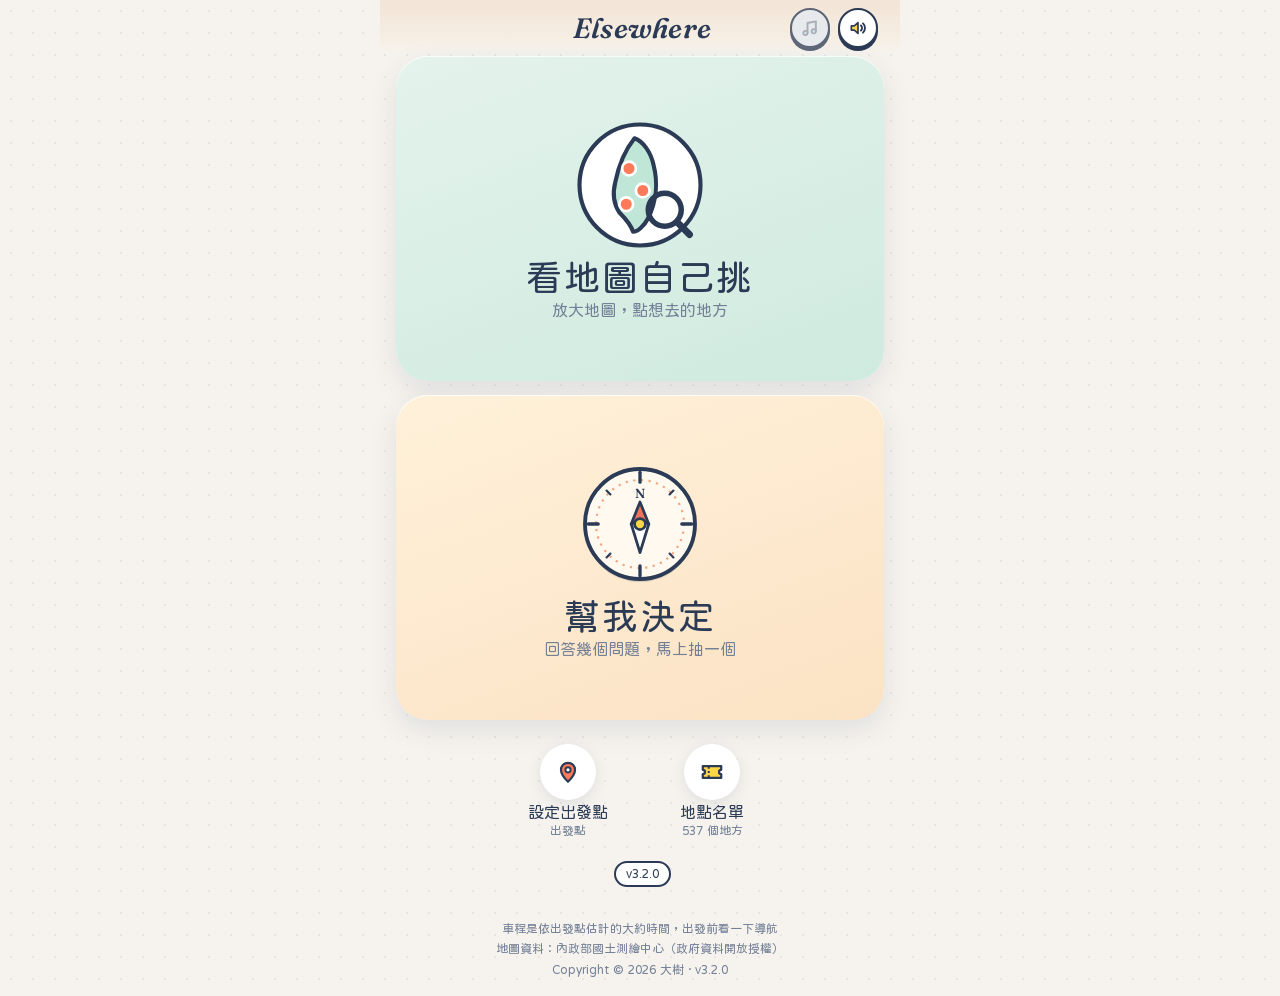
<file: index.html>
<!DOCTYPE html>
<html lang="zh-Hant">
<head>
<meta charset="UTF-8">
<meta name="viewport" content="width=device-width, initial-scale=1, viewport-fit=cover">
<meta name="apple-mobile-web-app-capable" content="yes">
<meta name="mobile-web-app-capable" content="yes">
<meta name="apple-mobile-web-app-status-bar-style" content="default">
<meta name="apple-mobile-web-app-title" content="Elsewhere">
<meta name="theme-color" content="#F6EEE3">
<meta name="color-scheme" content="light">
<link rel="apple-touch-icon" sizes="180x180" href="icons/v2-apple-touch-icon.png">
<link rel="icon" type="image/png" href="icons/v2-icon-192.png">
<link rel="apple-touch-startup-image" media="(device-width: 440px) and (device-height: 956px) and (-webkit-device-pixel-ratio: 3) and (orientation: portrait)" href="splash/v2-1320x2868.png">
<link rel="apple-touch-startup-image" media="(device-width: 402px) and (device-height: 874px) and (-webkit-device-pixel-ratio: 3) and (orientation: portrait)" href="splash/v2-1206x2622.png">
<link rel="apple-touch-startup-image" media="(device-width: 430px) and (device-height: 932px) and (-webkit-device-pixel-ratio: 3) and (orientation: portrait)" href="splash/v2-1290x2796.png">
<link rel="apple-touch-startup-image" media="(device-width: 393px) and (device-height: 852px) and (-webkit-device-pixel-ratio: 3) and (orientation: portrait)" href="splash/v2-1179x2556.png">
<link rel="apple-touch-startup-image" media="(device-width: 420px) and (device-height: 912px) and (-webkit-device-pixel-ratio: 3) and (orientation: portrait)" href="splash/v2-1260x2736.png">
<link rel="apple-touch-startup-image" media="(device-width: 428px) and (device-height: 926px) and (-webkit-device-pixel-ratio: 3) and (orientation: portrait)" href="splash/v2-1284x2778.png">
<link rel="apple-touch-startup-image" media="(device-width: 390px) and (device-height: 844px) and (-webkit-device-pixel-ratio: 3) and (orientation: portrait)" href="splash/v2-1170x2532.png">
<link rel="apple-touch-startup-image" media="(device-width: 375px) and (device-height: 812px) and (-webkit-device-pixel-ratio: 3) and (orientation: portrait)" href="splash/v2-1125x2436.png">
<link rel="apple-touch-startup-image" media="(device-width: 414px) and (device-height: 896px) and (-webkit-device-pixel-ratio: 3) and (orientation: portrait)" href="splash/v2-1242x2688.png">
<link rel="apple-touch-startup-image" media="(device-width: 414px) and (device-height: 896px) and (-webkit-device-pixel-ratio: 2) and (orientation: portrait)" href="splash/v2-828x1792.png">
<link rel="apple-touch-startup-image" media="(device-width: 375px) and (device-height: 667px) and (-webkit-device-pixel-ratio: 2) and (orientation: portrait)" href="splash/v2-750x1334.png">
<link rel="apple-touch-startup-image" media="(device-width: 320px) and (device-height: 568px) and (-webkit-device-pixel-ratio: 2) and (orientation: portrait)" href="splash/v2-640x1136.png">
<title>Elsewhere・週末的方向</title>
<link rel="preconnect" href="https://fonts.googleapis.com">
<link rel="preconnect" href="https://fonts.gstatic.com" crossorigin>
<link href="https://fonts.googleapis.com/css2?family=Huninn&family=Fraunces:ital,opsz,wght@1,9..144,400;1,9..144,600&display=swap" rel="stylesheet">
<style>
/* ===== 公路旅行明信片風 ===== */
:root{
  --ink:#2B3A55; --ink2:#6B7A93; --line:#D6E3F0;
  --sky1:#8FD0F5; --sky2:#C4E9FC; --sky3:#EAF7FF;
  --grass:#8FCF6B; --grass-d:#5FAF4A; --road:#5B6170; --lane:#FFD54A;
  --sun:#FFD54A; --coral:#FF7A59; --paper:#FFFBF1; --kraft:#E8D6B3;
  --t1:#3DAA6E; --t2:#3B8EDB; --t3:#F29A3A; --t4:#8A6BD1;
  --nav-h:64px;
}
*{box-sizing:border-box;-webkit-tap-highlight-color:transparent}
html,body{margin:0;color:var(--ink);background:#F2F8FD;
  font-family:"Huninn","jf-openhuninn","PingFang TC","Heiti TC","Noto Sans TC",system-ui,sans-serif;}
html.lock,html.lock body{overflow:hidden;touch-action:none}
body{overflow-x:hidden;padding-bottom:calc(env(safe-area-inset-bottom) + var(--nav-h) + 28px);
  background-image:linear-gradient(rgba(59,142,219,.06) 1px,transparent 1px),linear-gradient(90deg,rgba(59,142,219,.06) 1px,transparent 1px);background-size:26px 26px}
button{font-family:inherit;color:inherit;cursor:pointer;touch-action:manipulation}
input,textarea{font-family:inherit;color:var(--ink)}
svg.ic{display:inline-block;vertical-align:middle;flex:none}
[hidden]{display:none!important}
.app{max-width:520px;margin:0 auto}
.pad{padding:0 16px}

/* ---------- 上方天空標題列 ---------- */
.top{position:relative;padding:calc(env(safe-area-inset-top) + 14px) 14px 54px;overflow:hidden;
  background:linear-gradient(180deg,var(--sky1) 0%,var(--sky2) 65%,var(--sky3) 100%)}
.top .cloud{position:absolute;opacity:.95}
.top .cloud.c1{top:calc(env(safe-area-inset-top) + 58px);left:-20%;animation:drift 40s linear infinite}
.top .cloud.c2{top:calc(env(safe-area-inset-top) + 20px);left:-20%;animation:drift 58s linear -25s infinite;opacity:.8}
@keyframes drift{from{transform:translateX(0)}to{transform:translateX(140vw)}}
.topbar{position:relative;z-index:2;display:flex;align-items:flex-start;gap:8px}
.ttl{flex:1;min-width:0}
h1{margin:0;font-size:28px;font-weight:400;letter-spacing:.05em;line-height:1.2;white-space:nowrap;color:var(--ink);
  text-shadow:2px 2px 0 #fff,-2px 2px 0 #fff,2px -2px 0 #fff,-2px -2px 0 #fff,0 3px 0 #fff}
#h1t{display:inline-block;line-height:1.2}
.sub{font-size:13px;color:var(--ink);margin-top:3px;white-space:nowrap;opacity:.85;overflow:hidden;text-overflow:ellipsis}
.ver{display:inline-block;vertical-align:middle;margin-left:4px;border:2px solid var(--ink);background:var(--sun);border-radius:999px;font-size:11px;padding:0 7px;line-height:18px;text-shadow:none;letter-spacing:0}
.snd{display:flex;gap:6px}
.snd button{width:38px;height:38px;border-radius:50%;border:2.5px solid var(--ink);background:#fff;display:grid;place-items:center;padding:0;box-shadow:0 3px 0 var(--ink);transition:.15s}
.snd button.off{background:#E3EAF2;opacity:.75}
.snd button.off svg{opacity:.45}
.snd button:active{transform:translateY(3px);box-shadow:none}
.vanBtn{flex:none;width:70px;height:51px;border:0;background:none;padding:0;margin:-2px 2px 0 -4px}
.vanBtn svg{width:70px;height:51px;display:block;overflow:visible}
.carBody{animation:carIdle .45s ease-in-out infinite alternate;transform-origin:50% 100%}
@keyframes carIdle{to{transform:translateY(-1.2px)}}
.vanBtn.honk .carBody{animation:honk .5s cubic-bezier(.3,1.8,.5,1)}
@keyframes honk{0%{transform:scale(1.1,.86)}45%{transform:scale(.95,1.08) translateY(-6px)}100%{transform:none}}
.vanBtn.hot .carBody{animation:hot .1s linear infinite}
@keyframes hot{50%{transform:translateX(2px) rotate(1.5deg)}}
.bubble{position:absolute;left:12px;top:calc(env(safe-area-inset-top) + 70px);z-index:6;background:#fff;border:2.5px solid var(--ink);border-radius:16px;padding:4px 11px;font-size:14px;white-space:nowrap;
  opacity:0;transform:scale(.4) translateY(-8px);transform-origin:20px 0;transition:opacity .15s,transform .25s cubic-bezier(.2,1.6,.4,1);pointer-events:none}
.bubble::before{content:"";position:absolute;left:22px;top:-11px;border:7px solid transparent;border-bottom-color:var(--ink);border-top:0}
.bubble::after{content:"";position:absolute;left:23.5px;top:-7px;border:5.5px solid transparent;border-bottom-color:#fff;border-top:0}
.bubble.show{opacity:1;transform:none}

/* ---------- 台灣地圖 ---------- */
.mapCard{position:relative;margin:-40px 14px 0;height:200px;transition:height .45s cubic-bezier(.3,1.2,.5,1);background:#CDEAF9;background-image:radial-gradient(rgba(255,255,255,.55) 1.5px,transparent 1.5px);background-size:16px 16px;border:2.5px solid var(--ink);border-radius:24px;overflow:hidden;
  box-shadow:4px 5px 0 rgba(43,58,85,.2);z-index:3}
.mapCard>svg{display:block;width:100%;height:100%}
.mapCard .county{transition:fill .45s ease}
.mapCard .tag{position:absolute;left:10px;bottom:10px;display:flex;align-items:center;gap:5px;background:#fff;border:2px solid var(--ink);border-radius:999px;padding:2px 10px 2px 6px;font-size:13px;pointer-events:none;max-width:58%;white-space:nowrap}
.mapCard #fromTag{pointer-events:auto;cursor:pointer;box-shadow:0 3px 0 var(--ink)}
.mapCard #fromTag .chg{font-size:11px;color:var(--ink2);text-decoration:underline;margin-left:2px}
.mapCard.noOrigin #fromTag{background:var(--coral);color:#fff;animation:pulse 1.4s ease-in-out infinite}
.mapCard.noOrigin #fromTag .chg{color:#fff}
@keyframes pulse{50%{transform:scale(1.06)}}
.mapCard.tapping{cursor:crosshair;box-shadow:0 0 0 4px var(--coral),4px 5px 0 rgba(43,58,85,.2)}
.mapCard.tapping::after{content:"點一下地圖，選出發地點";position:absolute;left:50%;top:12px;transform:translateX(-50%);background:var(--coral);color:#fff;border:2px solid var(--ink);border-radius:999px;padding:3px 12px;font-size:14px;white-space:nowrap;pointer-events:none}
.mapCard .reachTag{left:auto;right:10px;background:var(--sun)}
.mapCard .reachTag b{font-weight:400}
.dot{transition:fill .25s}
.mapCard.picking .dot.on{fill:#FFC7B8}
.dot.flash{fill:var(--sun)!important}

/* ---------- 控制面板 ---------- */
.panel{position:relative;background:var(--paper);border:2.5px solid var(--ink);border-radius:20px;padding:14px 14px 16px;margin:16px 14px 0;box-shadow:4px 5px 0 rgba(43,58,85,.18)}
.panel h3{margin:0 0 8px;font-weight:400;font-size:16px;display:flex;align-items:center;gap:6px}
.panel h3 small{margin-left:auto;font-size:11px;color:var(--ink2)}
.panel .sec+.sec{margin-top:14px;padding-top:12px;border-top:2px dashed var(--kraft)}
.reachRow{display:flex;gap:8px;align-items:stretch}
.seg{flex:1;display:grid;grid-template-columns:repeat(5,1fr);gap:4px}
.seg button{border:2.5px solid var(--ink);background:#fff;border-radius:12px;padding:7px 0 6px;font-size:13px;line-height:1.15;white-space:nowrap;transition:.15s}
.seg button small{display:block;font-size:10px;color:var(--ink2)}
.seg button.on{background:var(--sun);box-shadow:0 3px 0 var(--ink);transform:translateY(-2px)}
.dirSeg{grid-template-columns:repeat(5,1fr)}
.dirSeg button{display:flex;flex-direction:column;align-items:center;gap:2px}
.dirSeg button.on{background:#FFD3C6}
.rndBtn{flex:none;width:58px;border:2.5px solid var(--ink);background:#fff;border-radius:14px;padding:3px 0 2px;display:flex;flex-direction:column;align-items:center;font-size:11px;box-shadow:0 3px 0 var(--ink)}
.rndBtn svg{width:34px;height:34px;display:block;overflow:visible}
.rndBtn:active{transform:translateY(3px);box-shadow:none}
.rndBtn.spin svg{animation:rndSpin .5s linear infinite}
@keyframes rndSpin{to{transform:rotate(360deg)}}
.farRow{display:flex;align-items:center;gap:8px;margin-top:10px;font-size:13px}
.farRow .t{flex:1;color:var(--ink)}
.farRow .t small{display:block;font-size:11px;color:var(--ink2)}
.sw2{flex:none;width:48px;height:28px;border-radius:999px;border:2.5px solid var(--ink);background:#E3EAF2;position:relative;padding:0;transition:.2s}
.sw2::after{content:"";position:absolute;top:2px;left:2px;width:19px;height:19px;border-radius:50%;background:#fff;border:2px solid var(--ink);transition:transform .2s}
.sw2.on{background:var(--coral)}
.sw2.on::after{transform:translateX(20px)}
.hint{font-size:11.5px;color:var(--ink2);margin-top:8px}
.goRow{margin:14px 14px 0;text-align:center}
.goBtn{width:100%;border:3px solid var(--ink);border-radius:999px;background:var(--sun);font-size:21px;padding:13px 10px;display:flex;align-items:center;justify-content:center;gap:8px;box-shadow:0 6px 0 var(--ink);letter-spacing:.04em}
.goBtn:active{transform:translateY(5px);box-shadow:0 1px 0 var(--ink)}
.goBtn:disabled{opacity:.7}
.goBtn svg{width:46px;height:34px;overflow:visible}
.pool{display:block;width:100%;border:0;background:none;text-align:center;font-size:13px;color:var(--ink2);margin-top:8px;padding:4px}
.pool .more{color:var(--ink);text-decoration:underline;margin-left:4px}
.poolList{margin-top:6px;max-height:300px;overflow-y:auto;-webkit-overflow-scrolling:touch;background:var(--paper);border:2.5px solid var(--ink);border-radius:16px;padding:6px;text-align:left}
.poolList .pl{display:flex;align-items:center;gap:8px;width:100%;border:0;border-bottom:2px dashed var(--kraft);background:none;padding:7px 4px;text-align:left}
.poolList .pl:last-child{border-bottom:0}
.poolList .m{flex:none;width:40px;height:34px;border-radius:9px;border:2px solid var(--ink);color:#fff;display:grid;place-items:center;font-size:15px;line-height:1}
.poolList .m small{font-size:9px;display:block}
.poolList .tx{flex:1;min-width:0}
.poolList .tx b{display:block;font-weight:400;font-size:15px;white-space:nowrap;overflow:hidden;text-overflow:ellipsis}
.poolList .tx small{display:block;font-size:11px;color:var(--ink2)}
.poolList .tg{flex:none;display:flex;gap:1px}
.pool b{color:var(--ink);font-weight:400;background:#fff;border:2px solid var(--line);border-radius:8px;padding:0 6px}


/* 條件按鈕：前面是勾選圓圈 */
.ltag.ltag{padding:6px 12px 6px 7px}
.ltag.ltag::before{display:none}
.ltag .ck{flex:none;width:19px;height:19px;border-radius:50%;border:2px solid var(--ink);background:#fff;display:grid;place-items:center}
.ltag.on .ck{background:var(--ink)}
.ltag.ltag.on{background:#C8EBB2;transform:none}
.ltag.ltag.on:nth-child(2n){transform:none}

.chipGrp+.chipGrp{margin-top:12px}
.chipTitle{font-size:12.5px;color:#7A869A;margin:0 0 6px 2px;letter-spacing:.05em}
.tg .more{font-size:11px;font-weight:700;color:#7A869A;margin-left:1px}

/* ===== 小地圖 ↔ 大地圖 ===== */
.mapCard.big{height:min(440px,56vh);min-height:340px}
.mapCard:not(.big) #labels{display:none}
.mapCard:not(.big) .tag{font-size:12px;padding:1px 8px 1px 5px}
.zoomBtn{position:absolute;right:8px;top:8px;width:34px;height:34px;border-radius:50%;border:2px solid var(--ink);background:#fff;display:grid;place-items:center;box-shadow:0 3px 0 var(--ink);padding:0}
.zoomBtn:active{transform:translateY(2px);box-shadow:0 1px 0 var(--ink)}
/* 幫我挑一個：固定在下方導覽列上面，選條件時隨時按得到 */
.goRow{position:sticky;bottom:calc(env(safe-area-inset-bottom) + var(--nav-h) + 18px);z-index:30;margin:12px 14px 0;padding:6px 8px 8px;background:rgba(244,248,251,.92);-webkit-backdrop-filter:blur(6px);backdrop-filter:blur(6px);border-radius:26px}
.goRow .pool{margin:0 0 6px}
.goBtn{padding:10px 10px;font-size:19px}
.goBtn svg{width:40px;height:30px}
#poolList{margin:12px 14px 0}
/* 條件按鈕縮小一點，畫面比較集中 */
.panel{padding:12px 12px 14px;margin-top:12px}
.panel .sec+.sec{margin-top:10px;padding-top:9px}
.panel h3{font-size:15px;margin-bottom:6px}
.seg button{padding:5px 0 4px;font-size:12.5px}
#chips .tags{gap:6px 6px}
.ltag.ltag{padding:3px 9px 3px 5px;font-size:13.5px;gap:4px;border-width:2px}
.ltag .ck{width:16px;height:16px}
.ltag .ck svg{width:10px;height:10px}
.ltag svg.ic{width:16px;height:16px}
.chipGrp+.chipGrp{margin-top:8px}
.chipTitle{font-size:11.5px;margin-bottom:4px}
.hint{margin-top:5px}
body #toast{bottom:calc(env(safe-area-inset-bottom) + var(--nav-h) + 128px)}
.mapCard{height:180px}
.dirSeg button small{display:none}
.dirSeg button{flex-direction:row;justify-content:center;gap:2px;padding:6px 0}
.dirSeg button svg{width:16px;height:16px}
.farRow{margin-top:7px}
.panel .hint{display:none}
/* ---------- 行前檢查（條件） ---------- */
.board{position:relative;background:var(--paper);border:2.5px solid var(--ink);border-radius:20px;padding:26px 16px 16px;margin:24px 16px 0;box-shadow:5px 6px 0 rgba(43,58,85,.18)}
.board .clip{position:absolute;top:-16px;left:50%;transform:translateX(-50%);width:96px;height:30px}
.board h3{margin:0 0 4px;font-weight:400;font-size:18px;display:flex;align-items:center;gap:6px}
.board .note2{font-size:12px;color:var(--ink2);margin-bottom:12px}
.tags{display:flex;flex-wrap:wrap;gap:10px 8px}
.ltag{position:relative;border:2.5px solid var(--ink);background:#fff;border-radius:6px 14px 14px 6px;padding:6px 12px 6px 22px;font-size:14px;display:inline-flex;align-items:center;gap:5px;white-space:nowrap;transition:.15s}
.ltag::before{content:"";position:absolute;left:7px;top:50%;width:7px;height:7px;margin-top:-3.5px;border-radius:50%;border:2px solid var(--ink);background:#F2F8FD}
.ltag.on{background:var(--grass);transform:rotate(-2deg)}
.ltag.on:nth-child(2n){transform:rotate(2deg)}
.modeLine{display:flex;align-items:center;gap:6px;margin-top:14px;padding-top:12px;border-top:2px dashed var(--kraft);font-size:13px}
.modeLine button{margin-left:auto;border:2px solid var(--ink);background:#fff;border-radius:999px;font-size:12px;padding:3px 10px}

/* ---------- 名單（票根） ---------- */
.pageHead{padding:calc(env(safe-area-inset-top) + 16px) 16px 10px;background:linear-gradient(180deg,var(--sky2),rgba(234,247,255,0));}
.pageHead h2{margin:0;font-weight:400;font-size:26px;display:flex;align-items:center;gap:8px;white-space:nowrap}
.pageHead h2 small{font-size:13px;color:var(--ink2);margin-left:auto}
.search{display:flex;align-items:center;gap:6px;background:#fff;border:2.5px solid var(--ink);border-radius:999px;padding:0 14px;margin-top:12px}
.search input{flex:1;border:0;outline:0;font-size:16px;padding:10px 0;background:none;min-width:0}
.tierTabs{display:flex;gap:6px;overflow-x:auto;padding:12px 16px 6px;scrollbar-width:none}
.tierTabs::-webkit-scrollbar{display:none}
.tierTabs button{flex:none;border:2.5px solid var(--ink);background:#fff;border-radius:9px;padding:4px 10px;font-size:13px;white-space:nowrap}
.tierTabs button.on{color:#fff}
.grpH{display:flex;align-items:center;gap:8px;font-size:16px;margin:16px 16px 8px}
.grpH i{display:inline-block;border-radius:6px;border:2px solid var(--ink);color:#fff;font-style:normal;font-size:12px;padding:0 7px;line-height:20px}
.grpH small{color:var(--ink2);font-size:12px}
.tk{display:flex;width:calc(100% - 32px);margin:0 16px 10px;padding:0;border:2.5px solid var(--ink);border-radius:14px;background:var(--paper);text-align:left;position:relative;box-shadow:0 3px 0 rgba(43,58,85,.2)}
.tk:active{transform:scale(.98)}
.tk .stub{flex:none;width:62px;color:#fff;border-radius:11px 0 0 11px;display:flex;flex-direction:column;align-items:center;justify-content:center;font-size:22px;line-height:1;border-right:2.5px dashed rgba(255,255,255,.95)}
.tk .stub small{font-size:10px;margin-top:2px}
.tk::before,.tk::after{content:"";position:absolute;left:53px;width:14px;height:14px;border-radius:50%;background:#F2F8FD;border:2.5px solid var(--ink)}
.tk::before{top:-9px;clip-path:inset(50% 0 0 0)} .tk::after{bottom:-9px;clip-path:inset(0 0 50% 0)}
.tk .tx{flex:1;min-width:0;padding:9px 10px 9px 14px}
.tk .nm{font-size:16px;white-space:nowrap;overflow:hidden;text-overflow:ellipsis}
.tk .ar{font-size:12px;color:var(--ink2);white-space:nowrap;overflow:hidden;text-overflow:ellipsis;margin-top:1px}
.tk .tg{display:flex;gap:2px;align-items:center;padding-right:10px;flex:none}
.tk.off{opacity:.5}
.badge{display:inline-block;font-size:10px;border-radius:6px;padding:0 5px;margin-left:5px;vertical-align:2px;background:var(--sun);border:1.5px solid var(--ink);line-height:15px}
.badge.gray{background:#E3EAF2}
.empty{text-align:center;color:var(--ink2);padding:30px 16px;line-height:1.7}
.fab{position:fixed;right:calc(50% - min(50vw,260px) + 18px);bottom:calc(env(safe-area-inset-bottom) + var(--nav-h) + 26px);z-index:40;width:60px;height:60px;border-radius:50%;
  border:3px solid var(--ink);background:var(--sun);box-shadow:0 5px 0 var(--ink);display:grid;place-items:center;padding:0}
.fab:active{transform:translateY(4px);box-shadow:0 1px 0 var(--ink)}

/* ---------- 足跡 ---------- */
.stats{display:grid;grid-template-columns:1fr 1fr;gap:10px;margin:6px 16px 0}
.stat{background:#fff;border:2.5px solid var(--ink);border-radius:18px;padding:10px 12px;box-shadow:0 4px 0 rgba(43,58,85,.2)}
.stat b{display:block;font-weight:400;font-size:30px;line-height:1.1}
.stat small{font-size:12px;color:var(--ink2)}
.trail{position:relative;margin:18px 16px 0;padding-left:26px}
.trail::before{content:"";position:absolute;left:9px;top:6px;bottom:6px;width:4px;background:repeating-linear-gradient(180deg,var(--ink2) 0 8px,transparent 8px 14px);border-radius:2px}
.stop{position:relative;background:#fff;border:2.5px solid var(--ink);border-radius:14px;padding:8px 12px;margin-bottom:10px}
.stop::before{content:"";position:absolute;left:-25px;top:12px;width:14px;height:14px;border-radius:50%;border:2.5px solid var(--ink);background:var(--c,#fff)}
.stop .d{font-size:12px;color:var(--ink2)}
.stop .n{font-size:16px}
.settings{margin:22px 16px 0;background:var(--paper);border:2.5px solid var(--ink);border-radius:18px;overflow:hidden}
.set{display:flex;align-items:center;gap:8px;padding:12px 14px;border-bottom:2px dashed var(--kraft);font-size:15px;width:100%;background:none;border-left:0;border-right:0;border-top:0;text-align:left}
.set:last-child{border-bottom:0}
.set .r{margin-left:auto;color:var(--ink2);font-size:13px}
.set.danger{color:#C2563B}
footer{text-align:center;font-size:12px;color:var(--ink2);margin-top:22px;line-height:1.7}

/* ---------- 底部導覽列 ---------- */
.nav{position:fixed;left:50%;transform:translateX(-50%);bottom:calc(env(safe-area-inset-bottom) + 10px);width:calc(100% - 24px);max-width:496px;height:var(--nav-h);z-index:50;
  background:var(--ink);border-radius:24px;display:flex;padding:7px;gap:6px;box-shadow:0 6px 18px rgba(43,58,85,.28)}
.nav button{flex:1;border:0;background:none;border-radius:17px;color:#C9D6EA;display:flex;flex-direction:column;align-items:center;justify-content:center;gap:1px;font-size:12px;padding:0;transition:.2s}
.nav button.on{background:var(--sun);color:var(--ink)}
.nav button svg{transition:transform .25s cubic-bezier(.2,1.6,.4,1)}
.nav button.on svg{transform:translateY(-1px) scale(1.08)}

/* ---------- 彈出視窗 ---------- */
#overlay{position:fixed;inset:0;z-index:100;background:rgba(43,58,85,.42);display:flex;align-items:center;justify-content:center;padding:20px;opacity:0;pointer-events:none;transition:opacity .2s}
#overlay.show{opacity:1;pointer-events:auto}
.sheet{position:relative;width:100%;max-width:420px;max-height:66vh;max-height:66dvh;overflow-y:auto;-webkit-overflow-scrolling:touch;overscroll-behavior:contain;
  background:var(--paper);border:3px solid var(--ink);border-radius:18px;box-shadow:6px 8px 0 rgba(43,58,85,.35);transform:translateY(30px) rotate(-2deg);transition:transform .32s cubic-bezier(.2,1.4,.4,1)}
#overlay.show .sheet{transform:none}
.xWrap{position:sticky;top:0;height:0;z-index:5}
.xBtn{position:absolute;top:10px;right:10px;width:36px;height:36px;border-radius:50%;border:2.5px solid var(--ink);background:#fff;display:grid;place-items:center;padding:0;z-index:5;box-shadow:0 3px 0 var(--ink)}
.sheetBody{padding:16px 18px 18px}
.form,.log{padding-top:20px}
.form h2,.log h3{padding-right:44px}

/* 明信片 */
.pc .view{height:132px;border-bottom:3px solid var(--ink);position:relative;overflow:hidden}
.pc .view svg{width:100%;height:100%;display:block}
.pc .stamp{position:absolute;right:58px;top:14px;width:66px;height:86px;background:#fff;padding:5px;transform:rotate(4deg);border:2px solid var(--ink);border-radius:3px;
  box-shadow:0 0 0 4px #fff,0 0 0 6px var(--ink),3px 5px 0 6px rgba(43,58,85,.25)}
.pc .stamp .si{width:100%;height:100%;display:flex;flex-direction:column;align-items:center;justify-content:center;gap:3px;font-size:11px;color:#fff;border-radius:2px}
.pc .pm{position:absolute;right:92px;top:46px;width:76px;height:76px;transform:rotate(-14deg);opacity:.8;pointer-events:none}
.pc .to{font-size:13px;color:var(--ink2);letter-spacing:.2em}
.pc h2{margin:2px 0 6px;font-weight:400;font-size:27px;line-height:1.25;padding-right:4px}
.pc .addr{font-size:15px;border-bottom:2px dotted var(--kraft);padding:4px 0;display:flex;align-items:center;gap:6px}
.pc .stk{display:flex;flex-wrap:wrap;gap:8px;margin:14px 0 10px}
.stkr{display:inline-flex;align-items:center;gap:4px;background:#fff;border:2px solid var(--ink);border-radius:10px;padding:3px 9px 3px 5px;font-size:13px;transform:rotate(-2deg);box-shadow:0 2px 0 rgba(43,58,85,.25)}
.stkr:nth-child(2n){transform:rotate(2.5deg)}
.pc .msg{font-size:16px;line-height:30px;background:repeating-linear-gradient(180deg,transparent 0 28px,#E4D3B2 28px 30px);padding:0 2px;min-height:30px}
.pc .last{font-size:12px;color:var(--ink2);margin-top:8px}
.acts{display:grid;grid-template-columns:1fr 1fr;gap:10px;margin-top:16px}
.acts .wide{grid-column:1/-1}
.btn{border:2.5px solid var(--ink);border-radius:14px;font-size:16px;padding:10px 12px;display:inline-flex;align-items:center;justify-content:center;gap:6px;box-shadow:0 4px 0 var(--ink);transition:transform .1s,box-shadow .1s;background:#fff;text-decoration:none;color:var(--ink)}
.btn:active{transform:translateY(3px);box-shadow:0 1px 0 var(--ink)}
.btn.navy{background:var(--ink);color:#fff;box-shadow:0 4px 0 #17213A}
.btn.yellow{background:var(--sun)}
.btn.green{background:var(--grass)}
.btn.danger{color:#C2563B;border-color:#C2563B;box-shadow:0 4px 0 #C2563B}
.btn.danger.armed{background:#FFE1D9}
.linkBtn{display:block;margin:14px auto 0;border:0;background:none;color:var(--ink2);font-size:13px;text-decoration:underline}
.est{font-size:11px;color:var(--ink2);text-align:center;margin-top:8px}

.form h2{margin:0 0 6px;font-weight:400;font-size:22px}
.form label{display:block;font-size:13px;margin:12px 0 6px;color:var(--ink2)}
.form input[type=text],.form textarea{width:100%;border:0;border-bottom:2.5px solid var(--ink);border-radius:0;padding:6px 2px;font-size:17px;outline:0;background:transparent}
.form textarea{min-height:60px;resize:vertical;line-height:30px;background:repeating-linear-gradient(180deg,transparent 0 28px,#E4D3B2 28px 30px);border-bottom:0}
.minRow{display:flex;align-items:center;gap:8px}
.minRow button{width:42px;height:42px;border-radius:50%;border:2.5px solid var(--ink);background:#fff;font-size:20px;padding:0;box-shadow:0 3px 0 var(--ink)}
.minRow output{min-width:74px;text-align:center;font-size:22px}
.minRow .tl{margin-left:auto;border:2px solid var(--ink);border-radius:8px;padding:2px 10px;font-size:13px;color:#fff;white-space:nowrap}
.sw{display:flex;align-items:center;justify-content:space-between;margin-top:16px;font-size:14px;gap:6px}
.sw .t{display:flex;align-items:center;gap:6px}
.sw button{flex:none;width:52px;height:30px;border-radius:999px;border:2.5px solid var(--ink);background:#E3EAF2;position:relative;padding:0;transition:.2s}
.sw button::after{content:"";position:absolute;top:2px;left:2px;width:21px;height:21px;border-radius:50%;background:#fff;border:2px solid var(--ink);transition:transform .2s}
.sw button.on{background:var(--coral)}
.sw button.on::after{transform:translateX(21px)}
.formActs{display:flex;gap:10px;margin-top:18px}
.formActs .btn{flex:1}

.log h3{margin:0 0 10px;font-weight:400;font-size:21px;display:flex;align-items:center;gap:6px}
.log .new{margin-bottom:10px}
.log .v{border-top:2px dashed var(--kraft);padding:10px 0 4px}
.log .vh{display:flex;align-items:center;gap:8px}
.log .vh i{font-style:normal;background:var(--sun);border:2px solid var(--ink);border-radius:8px;padding:0 6px;font-size:12px}
.log .vh small{margin-left:auto;color:var(--ink2);font-size:12px}
.log ul{margin:6px 0 0;padding-left:20px;font-size:14px;line-height:1.7}
.log .closeBtn{width:100%;margin-top:14px}

#toast{position:fixed;left:50%;bottom:calc(env(safe-area-inset-bottom) + var(--nav-h) + 26px);z-index:300;background:#fff;color:var(--ink);border:2.5px solid var(--ink);font-size:14px;padding:8px 16px;border-radius:999px;
  transform:translate(-50%,16px);opacity:0;transition:.25s;pointer-events:none;white-space:nowrap;max-width:92vw;overflow:hidden;text-overflow:ellipsis;box-shadow:0 4px 0 var(--ink)}
#toast.show{transform:translate(-50%,0);opacity:1}
#confetti{position:fixed;inset:0;pointer-events:none;z-index:250;overflow:hidden}
#confetti svg{position:absolute;left:var(--x);top:-30px;animation:fall var(--d) cubic-bezier(.25,.6,.4,1) var(--dl) both}
@keyframes fall{0%{transform:translate(0,0) rotate(0)}100%{transform:translate(var(--dx),110vh) rotate(var(--r))}}

/* ---------- 開機畫面：暖白天色 → 太陽升起 → 小路一路延伸到遠方 → 字慢慢浮現 → 標題飛到首頁 ---------- */
#splash{position:fixed;inset:0;z-index:200;overflow:hidden;pointer-events:none}
#splash .sp-bg{position:absolute;inset:0;background:linear-gradient(180deg,#FBF4EA 0%,#F6EEE3 55%,#F2E4D6 100%);transition:opacity .5s ease}
#splash .sp-scene{position:absolute;left:50%;top:50%;width:340px;height:340px;margin:-170px 0 0 -170px}
#splash .sp-scene svg{width:340px;height:340px;display:block;overflow:visible}
#splash .sp-arc{opacity:0}
#splash.sp-live .sp-arc{animation:spArcIn .7s ease .45s both}
@keyframes spArcIn{0%{opacity:0}100%{opacity:1}}
#splash .sp-sun{transform:translateY(70px);opacity:0}
#splash.sp-live .sp-sun{animation:spSun 1.3s cubic-bezier(.25,.8,.3,1) .05s both}
@keyframes spSun{0%{transform:translateY(70px);opacity:0}100%{transform:none;opacity:1}}
#splash .sp-hill{opacity:0}
#splash.sp-live .sp-hill{animation:spFade .7s ease both}
#splash.sp-live .sp-hill.h2{animation-delay:.12s}
#splash .sp-road{stroke-dasharray:6 9;stroke-dashoffset:0;opacity:0}
#splash.sp-live .sp-road{animation:spRoad 1.1s ease-out .45s both}
@keyframes spRoad{0%{opacity:0;clip-path:inset(100% 0 0 0)}100%{opacity:1;clip-path:inset(0 0 0 0)}}
#splash .sp-bird{opacity:0}
#splash.sp-live .sp-bird{animation:spBird 2.4s ease-out .9s both}
@keyframes spBird{0%{opacity:0;transform:translate(-30px,10px)}40%{opacity:1}100%{opacity:1;transform:none}}
@keyframes spFade{0%{opacity:0;transform:translateY(10px)}100%{opacity:1;transform:none}}
#splash.sp-fade{opacity:0;transition:opacity .5s ease}
body.booting .app,body.booting .nav{opacity:0}
body.sp-flying #h1t{visibility:hidden}
body.enter .homeView,body.enter .askView,body.enter .snd,body.enter .sub,body.enter .zhName,body.enter .ver{animation:rise .55s cubic-bezier(.2,1.2,.4,1) both}
body.enter .homeView{animation-delay:.1s}
body.enter .nav{animation:navUp .55s cubic-bezier(.2,1.3,.4,1) .3s both}
@keyframes rise{0%{opacity:0;transform:translateY(24px)}100%{opacity:1;transform:none}}
@keyframes navUp{0%{opacity:0;transform:translate(-50%,40px)}100%{opacity:1;transform:translate(-50%,0)}}
@media (prefers-reduced-motion:reduce){#splash *{animation:none!important;opacity:1!important;transform:none!important}}
/* ===== 主題：成熟一點的可愛（薄荷綠＋珊瑚，暖白底） ===== */
:root{
  --ink:#2B3A55; --ink2:#738096; --line:#E3DED4;
  --sun:#9EDFD3;           /* 原本的黃色 → 淡薄荷：選中、標籤 */
  --pri:#2E9E92;           /* 主色：深一點的薄荷綠 */
  --pri-d:#21796F;
  --coral:#F27D62; --paper:#FFFDF9; --kraft:#E8DFD0;
  --sky1:#BFE6E0; --sky2:#DDF1EC; --sky3:#F6F3EE;
}
html,body{background:#F6F3EE}
body{background-image:radial-gradient(rgba(43,58,85,.07) 1.2px,transparent 1.2px);background-size:22px 22px}
.top{background:linear-gradient(180deg,#BFE6E0 0%,#DDF1EC 60%,#F6F3EE 100%)}

/* 地圖 */
.mapCard{background:#D7ECF2;border-color:var(--ink)}
.mapCard .reachTag{background:#fff}
.mapCard .reachTag b{color:var(--pri-d)}

/* 卡片 */
.panel{background:var(--paper);border:2px solid var(--ink);border-radius:22px;box-shadow:0 4px 0 rgba(43,58,85,.12);padding:14px 14px 14px}
.panel h3{font-size:15.5px;margin:0 0 9px;color:var(--ink)}
.panel h3 small{color:var(--ink2)}
.panel .sec+.sec{margin-top:14px;padding-top:13px;border-top:1.5px dashed var(--kraft)}

/* 開多遠：一排膠囊 */
.reachRow{display:flex;gap:6px;align-items:stretch}
.seg{gap:5px}
.seg button{border:2px solid var(--ink);border-radius:12px;background:#fff;padding:6px 0 5px;font-size:13px;box-shadow:none;transform:none}
.seg button small{font-size:9.5px}
.seg button.on{background:var(--pri);color:#fff;box-shadow:0 3px 0 var(--ink);transform:translateY(-1px)}
.seg button.on small{color:#E2F6F2}
.rndBtn{flex:none;width:46px;border:2px solid var(--ink);border-radius:12px;background:#fff;padding:4px;display:grid;place-items:center;box-shadow:0 3px 0 var(--ink)}
.rndBtn svg{width:30px;height:30px}
/* 方向：小一號，跟開多遠疊在一起 */
.dirSeg{margin-top:8px}
.dirSeg button{display:flex;flex-direction:row;justify-content:center;align-items:center;gap:3px;padding:5px 0;font-size:12.5px}
.dirSeg button.on{background:#E3F5F1;color:var(--ink);box-shadow:0 3px 0 var(--ink)}

/* 情境卡：3×2 */
.scenes{display:grid;grid-template-columns:repeat(3,1fr);gap:8px}
.scene{position:relative;border:2px solid var(--ink);border-radius:16px;background:#fff;padding:9px 4px 8px;display:flex;flex-direction:column;align-items:center;gap:1px;transition:transform .15s,background .15s}
.scene .si{width:44px;height:44px;border-radius:50%;background:#F1EEE7;display:grid;place-items:center;margin-bottom:3px;transition:background .15s}
.scene b{font-weight:400;font-size:14px;white-space:nowrap}
.scene small{font-size:9.5px;color:var(--ink2);white-space:nowrap}
.scene i{position:absolute;top:5px;right:6px;font-style:normal;font-size:10px;color:var(--ink2);background:#F1EEE7;border-radius:999px;padding:0 6px;line-height:16px}
.scene:active{transform:scale(.96)}
.scene.on{background:#E3F5F1;box-shadow:0 3px 0 var(--ink);transform:translateY(-2px)}
.scene.on .si{background:#fff;box-shadow:0 0 0 2.5px var(--pri)}
.scene.on i{background:var(--pri);color:#fff}

/* 講究一下：摘要＋按鈕 */
.condSum{display:flex;flex-direction:column;gap:8px}
.sumTags{display:flex;flex-wrap:wrap;gap:6px}
.sumTag{display:inline-flex;align-items:center;gap:4px;border:2px solid var(--ink);border-radius:999px;background:#E3F5F1;padding:2px 6px 2px 8px;font-size:13px}
.sumTag .x{margin-left:2px;width:16px;height:16px;border-radius:50%;background:var(--ink);color:#fff;display:grid;place-items:center;font-size:11px;line-height:1}
.sumNone{font-size:13px;color:var(--ink2)}
.addCond{display:flex;align-items:center;gap:6px;border:2px dashed var(--ink2);border-radius:14px;background:none;padding:9px 12px;font-size:14px;width:100%}
.addCond small{margin-left:auto;font-size:11px;color:var(--ink2)}

/* 條件 sheet */
.condSheet .chipGrp{margin-top:14px}
.condSheet .chipTitle{font-size:12px;color:var(--ink2);margin-bottom:6px}
.condSheet .tags{display:flex;flex-wrap:wrap;gap:7px}
.condSheet .ltag.ltag{padding:4px 11px 4px 6px;font-size:14px;gap:5px;border-width:2px;background:#fff;transform:none}
.condSheet .ltag.ltag.on{background:#E3F5F1}
.ltag .ck{width:17px;height:17px;border:2px solid var(--ink);border-radius:50%;display:grid;place-items:center;background:#fff;flex:none}
.ltag.on .ck{background:var(--pri);border-color:var(--pri-d)}
.condFoot{position:sticky;bottom:-1px;display:flex;gap:8px;margin-top:18px;padding:10px 0 4px;background:var(--paper)}
.condFoot .btn{flex:none}
.condFoot #condDone{flex:1}

/* 主按鈕：薄荷綠＋白字 */
.goRow{background:rgba(246,243,238,.92)}
.goBtn{background:var(--pri);color:#fff;border:2.5px solid var(--ink);box-shadow:0 5px 0 var(--ink);font-size:19px;padding:10px}
.goBtn:active{box-shadow:0 1px 0 var(--ink)}
.pool b{border-color:var(--line)}
.btn.yellow{background:var(--pri);color:#fff}
.nav button.on{background:var(--sun)}
.ver{background:#fff}
.scene.zero:not(.on){opacity:.45}
/* 跑馬燈：亮起的縣市 */
.mapCard .county.lit{fill:#FF9F80!important;opacity:1!important;transition:none!important}
.mapCard.picking .county:not(.lit){opacity:.45}
.mapCard .county{transition:fill .45s ease,opacity .2s}
.mapCard.picking .county{transition:fill .25s ease,opacity .2s}
.mapCard .county.lit+.county{}

/* ===== 指定縣市 ===== */
.cntyBtn{display:flex;align-items:center;gap:6px;width:100%;margin-top:9px;border:2px solid var(--ink);border-radius:12px;background:#fff;padding:7px 10px;font-size:13.5px;text-align:left}
.cntyBtn b{font-weight:400;color:var(--ink2);margin-left:auto;white-space:nowrap;overflow:hidden;text-overflow:ellipsis;max-width:55%}
.cntyBtn .arr{font-size:10px;color:var(--ink2)}
.cntyBtn.on{background:#E3F5F1;box-shadow:0 3px 0 var(--ink)}
.cntyBtn.on b{color:var(--pri-d)}
.cntyBox{margin-top:8px;border:1.5px dashed var(--kraft);border-radius:14px;padding:8px}
.cRow{display:flex;gap:6px;align-items:flex-start}
.cRow+.cRow{margin-top:6px}
.cReg{flex:none;width:30px;font-size:11px;color:var(--ink2);padding-top:6px}
.cList{display:flex;flex-wrap:wrap;gap:5px}
.cChip{border:2px solid var(--ink);border-radius:999px;background:#fff;padding:2px 9px;font-size:13px;display:inline-flex;align-items:center;gap:4px}
.cChip i{font-style:normal;font-size:10px;color:var(--ink2)}
.cChip.on{background:var(--pri);color:#fff;border-color:var(--ink)}
.cChip.on i{color:#E2F6F2}
.cChip.zero:not(.on){opacity:.4}
.cFoot{display:flex;align-items:center;justify-content:space-between;margin-top:8px;font-size:11px;color:var(--ink2)}
.cClr{border:0;background:none;text-decoration:underline;font-size:12px;color:var(--ink)}
.panel.cntyMode #reachSeg,.panel.cntyMode .rndBtn,.panel.cntyMode #dirSeg{opacity:.38}
.mapCard .county.off{opacity:.3}

/* ===== 下方「幫我挑一個」：一條貼底的列（左邊地點數、右邊大按鈕），不再浮在內容上 ===== */
.goRow{position:sticky;display:flex;gap:8px;align-items:stretch;margin:14px 0 0;padding:14px 14px 10px;border-radius:0;
  background:linear-gradient(180deg,rgba(246,243,238,0) 0,#F6F3EE 14px);-webkit-backdrop-filter:none;backdrop-filter:none}
.goRow .pool{flex:none;width:68px;margin:0;padding:4px 0;border:2px solid var(--ink);border-radius:18px;background:#fff;box-shadow:0 4px 0 var(--ink);
  display:flex;flex-direction:column;align-items:center;justify-content:center;line-height:1.1;color:var(--ink)}
.goRow .pool b{border:0;padding:0;background:none;font-size:20px;color:var(--pri-d)}
.goRow .pool small{font-size:10px;color:var(--ink2);white-space:nowrap}
.goRow .pool:active{transform:translateY(3px);box-shadow:0 1px 0 var(--ink)}
.goRow .goBtn{flex:1;width:auto;margin:0}
body #toast{bottom:calc(env(safe-area-inset-bottom) + var(--nav-h) + 96px)}
.goRow{bottom:calc(env(safe-area-inset-bottom) + var(--nav-h) + 2px);padding-bottom:16px}

/* ===== 縮放地圖：名字標籤、點一下的小卡 ===== */
.mapCard>svg{touch-action:pan-y}
.mapCard.big>svg{touch-action:none}
#names text{font-size:11px;fill:var(--ink);paint-order:stroke;stroke:#fff;stroke-width:3px;stroke-linejoin:round;pointer-events:none}
.dg.sel circle{fill:var(--pri)!important}
.dotInfo{position:absolute;left:10px;right:10px;bottom:46px;display:flex;align-items:center;gap:8px;background:#fff;border:2px solid var(--ink);border-radius:14px;padding:6px 10px 6px 6px;box-shadow:0 3px 0 var(--ink);text-align:left;animation:pop .2s ease-out}
.dotInfo[hidden]{display:none}
.dotInfo .m{flex:none;width:38px;height:34px;border-radius:9px;border:2px solid var(--ink);color:#fff;display:grid;place-items:center;font-size:14px;line-height:1}
.dotInfo .m small{font-size:9px;display:block}
.dotInfo .tx{flex:1;min-width:0}
.dotInfo .tx b{display:block;font-weight:400;font-size:14.5px;white-space:nowrap;overflow:hidden;text-overflow:ellipsis}
.dotInfo .tx small{display:block;font-size:11px;color:var(--ink2);white-space:nowrap;overflow:hidden;text-overflow:ellipsis}
.dotInfo .go{flex:none;font-size:13px;color:var(--pri-d)}
@keyframes pop{from{transform:translateY(6px);opacity:0}to{transform:none;opacity:1}}

/* 挑中之後只留那一個點 */
.mapCard.chosen #dots .dg:not(.pick){display:none}
.mapCard.chosen #names{display:inline!important}
.mapCard.chosen #names .nm{display:none!important}
.mapCard.chosen #names .nm.pick{display:inline!important}
.mapCard.chosen #names .nm.pick text{font-size:13px;font-weight:700}
.mapCard.chosen #labels{opacity:1!important}
.mapCard.chosen .county.lit{fill:#FFD6C8!important;transition:none!important}
/* 跑馬燈時：縣市名字放最上面、清楚顯示；地點名字先收起來 */
.mapCard.picking #names{display:none!important}
.mapCard.picking #labels{opacity:1!important}
.mapCard.picking #labels text{font-weight:700}

/* 挑中、鏡頭拉近時：把最吃效能的圖層先關掉（範圍外的半透明遮罩用了 mask，每一格都要重算；陰影也是一整張台灣） */
.mapCard.chosen #dimmer,.mapCard.chosen #landShadow,.mapCard.chosen #rippleRing{display:none}
.mapCard.chosen .county{transition:none!important}

/* 自己選：小卡的「選這個」、第一次放大的提示 */
.dotInfo .go{display:flex;align-items:center;gap:3px;background:var(--pri);color:#fff;border:2px solid var(--ink);border-radius:10px;padding:5px 8px;font-size:13px;white-space:nowrap}
.mapHint{position:absolute;left:50%;top:12px;transform:translateX(-50%);background:rgba(43,58,85,.86);color:#fff;font-size:12.5px;padding:6px 12px;border-radius:999px;white-space:nowrap;pointer-events:none;transition:opacity .4s}
.mapHint[hidden]{display:none}
.mapHint.out{opacity:0}

/* ===================== v3 大按鈕介面 ===================== */
#tabRoll .zoomBtn{display:none}
#tabRoll[data-view="home"] footer,#tabRoll[data-view="ask"] footer{margin-top:24px}
#tabRoll[data-view="map"] footer{display:none}
/* 首頁兩扇門 */
.homeView{display:flex;flex-direction:column;gap:14px;padding:14px 16px 0}
.door{display:flex;flex-direction:column;align-items:center;justify-content:center;gap:4px;min-height:200px;border:3px solid var(--ink);border-radius:28px;box-shadow:0 6px 0 var(--ink);padding:18px 12px;transition:transform .12s}
.door:active{transform:translateY(4px);box-shadow:0 2px 0 var(--ink)}
.door .dIl svg{width:96px;height:96px}
.door b{font-weight:400;font-size:30px;letter-spacing:.06em;color:var(--ink);white-space:nowrap}
.door small{font-size:15px;color:var(--ink2)}
.dMap{background:#DDF3EE}
.dDice{background:#FFE6DC}
.again3{display:flex;align-items:center;gap:10px;border:2.5px solid var(--ink);border-radius:20px;background:#fff;padding:12px 14px;box-shadow:0 4px 0 var(--ink);text-align:left}
.again3[hidden]{display:none}
.again3 span{flex:1;min-width:0}
.again3 b{display:block;font-weight:400;font-size:19px}
.again3 small{display:block;font-size:13px;color:var(--ink2);white-space:nowrap;overflow:hidden;text-overflow:ellipsis}
.again3 i{font-style:normal;font-size:26px;color:var(--ink2)}
.homeFoot{display:flex;gap:8px}
.homeFoot button{flex:1;display:flex;align-items:center;justify-content:center;gap:5px;border:2px solid var(--ink);border-radius:16px;background:#fff;padding:10px 6px;font-size:15px;white-space:nowrap;overflow:hidden}
.homeFoot button span{font-size:12px;color:var(--pri-d);text-decoration:underline}
/* 幫我決定 */
.askView{padding:10px 16px 0}
.askHead{display:flex;align-items:center;justify-content:space-between}
.askBack{border:0;background:none;font-size:18px;color:var(--ink);padding:8px 4px}
.askDots{display:flex;gap:6px}
.askDots i{width:12px;height:12px;border-radius:50%;border:2px solid var(--ink);background:#fff}
.askDots i.on{background:var(--pri)}
.askQ{font-weight:400;font-size:30px;text-align:center;margin:6px 0 14px;color:var(--ink)}
.askGrid{display:grid;gap:12px}
.askGrid.s1{grid-template-columns:1fr 1fr}
.big3row{position:relative;display:flex;align-items:center;gap:14px;border:3px solid var(--ink);border-radius:24px;background:#fff;padding:16px 16px;min-height:96px;box-shadow:0 5px 0 var(--ink);text-align:left}
.big3row:active,.tile3:active{transform:translateY(3px);box-shadow:0 2px 0 var(--ink)}
.big3row .ic{flex:none;width:64px;height:64px;border-radius:50%;background:#F1EEE7;display:grid;place-items:center}
.big3row .tx b{display:block;font-weight:400;font-size:26px;color:var(--ink)}
.big3row .tx small{display:block;font-size:14px;color:var(--ink2)}
.big3row i{position:absolute;right:14px;top:12px;font-style:normal;font-size:13px;color:var(--ink2)}
.tile3{position:relative;display:flex;flex-direction:column;align-items:center;gap:2px;border:3px solid var(--ink);border-radius:24px;background:#fff;padding:14px 6px 12px;box-shadow:0 5px 0 var(--ink)}
.tile3.wide{grid-column:1/-1;flex-direction:row;justify-content:center;gap:10px;padding:10px}
.tile3 .ic{width:72px;height:72px;border-radius:50%;background:#F1EEE7;display:grid;place-items:center;margin-bottom:4px}
.tile3.wide .ic{width:52px;height:52px;margin:0}
.tile3 b{font-weight:400;font-size:22px;color:var(--ink);white-space:nowrap}
.tile3 small{font-size:12px;color:var(--ink2);white-space:nowrap}
.tile3.wide small{display:none}
.tile3 i{position:absolute;right:10px;top:8px;font-style:normal;font-size:12px;color:var(--ink2)}
.big3row.zero,.tile3.zero{opacity:.4}
/* 地圖模式 */
#tabRoll[data-view="map"] .mapCard.big{height:calc(100dvh - 300px - env(safe-area-inset-bottom));min-height:320px;margin-top:-30px}
.mapBar{margin:12px 14px 0;border:2.5px solid var(--ink);border-radius:22px;background:#fff;padding:10px 12px 12px;box-shadow:0 4px 0 var(--ink)}
.mapBar[hidden]{display:none}
.mbTop{display:flex;align-items:center;gap:8px}
.mbBack{border:2px solid var(--ink);border-radius:14px;background:#fff;padding:8px 12px;font-size:16px}
.mbCount{flex:1;text-align:center;font-size:15px;color:var(--ink2)}
.mbCount b{font-size:24px;color:var(--pri-d);font-weight:400}
.mbRand{display:flex;align-items:center;gap:4px;border:2px solid var(--ink);border-radius:14px;background:var(--pri);color:#fff;padding:8px 12px;font-size:16px;box-shadow:0 3px 0 var(--ink)}
.mbSlide{display:flex;align-items:center;gap:10px;margin-top:10px}
.mbLab{font-size:14px;color:var(--ink2);white-space:nowrap}
.mbSlide b{font-weight:400;font-size:16px;white-space:nowrap;min-width:84px;text-align:right}
#mbReach{flex:1;accent-color:var(--pri);height:32px}
/* 明信片兩顆大按鈕 */
.pc .acts .big3{font-size:20px;padding:14px}
/* 家庭設定 */
.set3{display:flex;align-items:center;gap:12px;border:2px solid var(--ink);border-radius:18px;background:#fff;padding:12px 14px;text-align:left}
.set3 span{flex:1}
.set3 b{display:block;font-weight:400;font-size:18px}
.set3 small{display:block;font-size:12.5px;color:var(--ink2)}
.set3 i{font-style:normal;font-size:22px;color:var(--ink2)}
.sw3{width:48px;height:28px;border-radius:999px;background:#D8D3CA;position:relative;flex:none}
.sw3::after{content:"";position:absolute;left:3px;top:3px;width:22px;height:22px;border-radius:50%;background:#fff;transition:transform .2s}
.set3.on .sw3{background:var(--pri)}
.set3.on .sw3::after{transform:translateX(20px)}

/* ===== Elsewhere：英文主標（文學感的斜體襯線）＋中文副標；不要小車吉祥物 ===== */
.vanBtn,.bubble{display:none!important}
.ttl{padding-left:0!important;text-align:left}
.topbar{align-items:center;padding-left:4px}
#h1t{font-family:"Fraunces",Georgia,serif;font-style:italic;font-weight:600;font-size:36px;letter-spacing:.01em;text-shadow:none}
h1{text-shadow:none!important}
.zhName{font-size:13px;letter-spacing:.45em;color:var(--ink);margin-top:-2px}
.top{background:linear-gradient(180deg,#F2E4D6 0%,#F6EEE3 70%,#F6F3EE 100%)!important}
.cloud{display:none}

/* v3：地圖左上角返回鈕（一直看得到） */
.mapBackF{position:absolute;left:10px;top:10px;z-index:6;height:44px;padding:0 16px;border-radius:22px;border:2.5px solid var(--ink);background:#fff;color:var(--ink);font:700 17px/1 inherit;box-shadow:0 3px 0 var(--ink)}
.mapBackF:active{transform:translateY(2px);box-shadow:0 1px 0 var(--ink)}
/* v3：地點詳細介紹 */
.detail{margin:12px 0 4px;padding:12px 14px;border:2px dashed rgba(0,0,0,.18);border-radius:14px;background:rgba(255,255,255,.6);text-align:left}
.detail .dRow{margin:0 0 10px}.detail .dRow:last-of-type{margin-bottom:6px}
.detail .dRow b{display:block;font-size:15px;margin-bottom:3px}
.detail .dRow p{margin:0;font-size:15px;line-height:1.6}
.dLinks{display:flex;flex-direction:column;gap:6px}
.dLink{display:flex;align-items:center;gap:6px;font-size:14px;color:var(--ink);text-decoration:underline;text-underline-offset:3px;line-height:1.4}
.dLink svg{flex:none;width:14px;height:14px}
.dNote{font-size:12px;opacity:.6;margin-top:4px}
#tabRoll[data-view="map"] .mapHint{top:64px}

/* v3.0：首頁更簡潔 —— 標題置中、拿掉中文副標、拿掉底部導覽列、兩扇門盡量大 */
:root{--nav-h:0px}
.nav{display:none!important}
body{padding-bottom:calc(env(safe-area-inset-bottom) + 16px)!important}
.topbar{position:relative;justify-content:center!important;min-height:56px}
.ttl{text-align:center!important;flex:0 1 auto!important}
#h1t{font-size:28px!important}
.topbar .snd{position:absolute;right:8px;top:50%;transform:translateY(-50%)}
.topbar .snd button{width:40px;height:40px}
.zhName,#greet{display:none!important}
.homeView{padding-top:6px}
.door{min-height:max(190px,calc((100dvh - 340px - env(safe-area-inset-top) - env(safe-area-inset-bottom)) / 2))}
.door .dIl svg{width:110px;height:110px}
.door b{font-size:32px}
.homeVer{text-align:center;padding:4px 0 8px}
.homeVer .ver{font-size:12px;line-height:22px;padding:0 10px}
.pgBack{border:2px solid var(--ink);background:#fff;border-radius:16px;padding:8px 14px;font-size:16px;margin-bottom:8px;color:var(--ink)}
/* 地圖 ＋／－ */
.zoomPM{position:absolute;right:10px;top:10px;z-index:6;display:flex;flex-direction:column;border:2.5px solid var(--ink);border-radius:16px;background:#fff;box-shadow:0 3px 0 var(--ink);overflow:hidden}
.zoomPM[hidden]{display:none}
.zoomPM button{width:48px;height:48px;border:0;background:#fff;font:700 26px/1 inherit;color:var(--ink)}
.zoomPM button+button{border-top:2px solid var(--ink)}
.zoomPM button:active{background:var(--sun)}
.top{padding-bottom:6px!important}
#tabRoll[data-view="map"] .mapCard.big{height:calc(100dvh - 250px - env(safe-area-inset-top) - env(safe-area-inset-bottom))!important}
#tabRoll[data-view="map"] .mapHint{top:120px}

/* 貼紙、標籤擺正（不要歪歪的） */
.stkr,.stkr:nth-child(2n),.ltag.on,.ltag.on:nth-child(2n){transform:none!important}
/* 手勢中：隱藏地點名字和陰影，放開再畫回來 */
#mbReach{touch-action:pan-x}

/* 喇叭按鈕：不用 transform 置中（會跟進場動畫打架，造成先低後跳上去） */
.topbar .snd{top:0!important;bottom:0;margin:auto 0;height:40px;transform:none!important;display:flex;gap:8px}
body.enter .snd{animation:none!important}
.top{padding-top:calc(env(safe-area-inset-top) + 4px)!important;padding-bottom:2px!important}
.topbar{min-height:48px!important}
.homeView{gap:12px;padding-top:2px}
.door{min-height:max(200px,calc((100dvh - 290px - env(safe-area-inset-top) - env(safe-area-inset-bottom)) / 2))}
.door .dIl svg{width:124px;height:124px}
.door b{font-size:34px}
.cNeedle{transform-origin:60px 60px;animation:cSway 3.2s ease-in-out infinite}
@keyframes cSway{0%,100%{transform:rotate(-14deg)}50%{transform:rotate(16deg)}}
#editFromRes{display:inline-flex;align-items:center;gap:4px}

/* v3.1：天氣題、開多遠分細 */
.wxCast{grid-column:1/-1;background:#EAF4F8;border:2px dashed rgba(43,58,85,.3);border-radius:16px;padding:10px 14px;font-size:16px;text-align:center}
.wxCast b{color:var(--pri-d)}
.big3row.sug{background:#FFF6DA}
.big3row em{position:absolute;right:12px;top:-12px;font-style:normal;font-size:13px;background:var(--sun);border:2px solid var(--ink);border-radius:999px;padding:2px 10px}
.distRow{display:flex;align-items:center;justify-content:space-between;border:2.5px solid var(--ink);border-radius:18px;background:#fff;padding:12px 18px;min-height:62px;box-shadow:0 4px 0 var(--ink);text-align:left}
.distRow:active{transform:translateY(3px);box-shadow:0 1px 0 var(--ink)}
.distRow .tx b{display:block;font-size:22px;font-weight:400;color:var(--ink)}
.distRow .tx small{font-size:13px;color:var(--ink2)}
.distRow i{font-style:normal;font-size:16px;color:var(--pri-d)}
.distRow.zero{opacity:.4}
.big3row em{right:auto!important;left:96px}

/* v3.1：講究一下（第三頁） */
.askGrid.s2{display:grid!important;grid-template-columns:1fr 1fr;gap:10px}
.askGrid.s3{display:flex;flex-direction:column;gap:10px}
.pickyHint{grid-column:1/-1;text-align:center;font-size:14px;color:var(--ink2);margin-top:-4px}
.pick3{position:relative;display:flex;flex-direction:column;align-items:center;gap:4px;border:2.5px solid var(--ink);border-radius:20px;background:#fff;padding:14px 6px 12px;box-shadow:0 4px 0 var(--ink)}
.pick3 .ic{width:52px;height:52px;border-radius:50%;background:#F1EEE7;display:grid;place-items:center}
.pick3 b{font-weight:400;font-size:17px;color:var(--ink);white-space:nowrap}
.pick3 i{font-style:normal;font-size:12px;color:var(--ink2)}
.pick3.on{background:#DDF1EC;box-shadow:0 2px 0 var(--ink);transform:translateY(2px)}
.pick3.on i{color:var(--pri-d);font-size:16px;font-weight:700}
.pick3.zero{opacity:.35}
.nextBtn{grid-column:1/-1;margin-top:6px;border:3px solid var(--ink);border-radius:22px;background:var(--pri,#2CA39A);color:#fff;font-size:20px;padding:16px;box-shadow:0 5px 0 var(--ink)}
.nextBtn:active{transform:translateY(3px);box-shadow:0 2px 0 var(--ink)}
.dAge{flex:none;font-size:11px;padding:1px 6px;border-radius:8px;background:#EEE;color:#666;text-decoration:none;margin-left:2px}
.dAge.old{background:#FDE7DF;color:#B4532F}

/* v3.2：首頁 —— 兩扇門更大、平面卡片（不要底下那條立體邊），下面兩個小圖示 */
.homeView{gap:14px!important}
.door{min-height:max(220px,calc((100dvh - 250px - env(safe-area-inset-top) - env(safe-area-inset-bottom)) / 2))!important;
  border:none!important;border-radius:32px!important;box-shadow:0 10px 28px rgba(43,58,85,.10),0 1px 0 rgba(255,255,255,.8) inset!important;
  transition:transform .15s ease,box-shadow .15s ease!important}
.door.dMap{background:linear-gradient(160deg,#E4F3EC,#CFEADF)!important}
.door.dDice{background:linear-gradient(160deg,#FFF1DA,#FBE2C4)!important}
.door:active{transform:scale(.97)!important;box-shadow:0 4px 12px rgba(43,58,85,.10)!important}
.door .dIl svg{width:132px!important;height:132px!important}
.door b{font-size:36px!important}
.door small{font-size:16px!important}
.homeQuick{display:flex;justify-content:center;gap:48px;padding:6px 0 2px}
.qBtn{display:flex;flex-direction:column;align-items:center;gap:3px;background:none;border:none;padding:4px;min-width:96px;color:var(--ink)}
.qBtn .qIc{width:56px;height:56px;border-radius:50%;background:#fff;display:grid;place-items:center;box-shadow:0 4px 14px rgba(43,58,85,.10);transition:transform .15s}
.qBtn:active .qIc{transform:scale(.92)}
.qBtn b{font-weight:400;font-size:16px;white-space:nowrap;max-width:140px;overflow:hidden;text-overflow:ellipsis}
.qBtn small{font-size:12px;color:var(--ink2)}

/* v3.2：地圖自己挑 = 全螢幕的新頁面，地圖越大越好；控制都做成輕巧的浮動元件 */
body.mapFull{overflow:hidden}
body.mapFull .top,body.mapFull .homeVer,body.mapFull footer,body.mapFull .foot{display:none!important}
body.mapFull #mapCard{position:fixed!important;inset:0!important;height:100dvh!important;min-height:0!important;margin:0!important;
  border:none!important;border-radius:0!important;box-shadow:none!important;z-index:25}
body.mapFull #fromTag,body.mapFull #reachTag,body.mapFull #zoomBtn{display:none!important}
body.mapFull .mapBackF{top:calc(env(safe-area-inset-top) + 12px);left:12px;border:none;box-shadow:0 4px 16px rgba(43,58,85,.18);background:rgba(255,255,255,.95);height:44px;font-size:17px}
body.mapFull .mapBackF:active{transform:scale(.95);box-shadow:0 2px 8px rgba(43,58,85,.18)}
body.mapFull .zoomPM{top:calc(env(safe-area-inset-top) + 12px);right:12px;border:none;box-shadow:0 4px 16px rgba(43,58,85,.18);border-radius:14px}
body.mapFull .zoomPM button{width:44px;height:44px;font-size:24px}
body.mapFull .zoomPM button+button{border-top:1px solid #E6E2DA}
body.mapFull #tabRoll[data-view="map"] .mapHint{top:calc(env(safe-area-inset-top) + 66px)}
body.mapFull #mapBar{position:fixed!important;left:12px;right:12px;bottom:calc(env(safe-area-inset-bottom) + 12px);z-index:26;margin:0!important;
  background:rgba(255,255,255,.94);backdrop-filter:blur(10px);-webkit-backdrop-filter:blur(10px);
  border:none!important;border-radius:22px!important;box-shadow:0 6px 24px rgba(43,58,85,.18)!important;padding:12px 16px 10px!important}
body.mapFull #mbBack{display:none!important}
body.mapFull .mbTop{display:flex;align-items:center;justify-content:space-between;gap:10px}
body.mapFull .mbCount{font-size:15px;color:var(--ink2)}
body.mapFull .mbCount b,body.mapFull .mbCount strong{font-size:26px;color:var(--pri-d);font-weight:400}
body.mapFull .mbRand{border:none!important;box-shadow:none!important;border-radius:999px!important;background:var(--pri,#2CA39A)!important;color:#fff!important;padding:10px 20px!important;font-size:18px!important}
body.mapFull .mbRand:active{transform:scale(.95)}
body.mapFull .mbSlide{display:flex;align-items:center;gap:10px;margin-top:8px}
body.mapFull .mbLab{font-size:13px;color:var(--ink2);white-space:nowrap}
body.mapFull #mbReachTxt{font-size:15px;font-weight:400;white-space:nowrap;min-width:84px;text-align:right}
body.mapFull #tabRoll #mapCard.mapCard.big{height:100dvh!important;min-height:0!important;margin:0!important}

/* v3.2：抽籤時紅點閃一下會變大變亮 */
#dots circle.dot{transform-box:fill-box;transform-origin:center;transition:transform .08s}
#dots circle.dot.flash{fill:#FFD54A!important;transform:scale(1.9)}
/* 選出發點時：下面控制列先藏起來 */
body.tapOrigin #mapBar{display:none!important}
/* v3.2：幫我決定 —— 返回鈕跟地圖頁一樣；所有選項改成平面卡片（不要底下灰灰的立體邊） */
.askBack{border:none!important;background:#fff!important;box-shadow:0 4px 16px rgba(43,58,85,.15)!important;border-radius:22px!important;height:44px;padding:0 18px!important;font-size:17px!important}
.askBack:active{transform:scale(.95)}
.askDots i{cursor:pointer}
.big3row,.tile3,.pick3,.distRow{border:none!important;box-shadow:0 6px 18px rgba(43,58,85,.09)!important;background:#fff!important;transition:transform .12s ease!important}
.big3row:active,.tile3:active,.pick3:active,.distRow:active{transform:scale(.97)!important;box-shadow:0 3px 10px rgba(43,58,85,.09)!important}
.big3row.sug{background:#FFF4DC!important}
.pick3.on{background:#DDF1EC!important;transform:none!important;box-shadow:0 0 0 2.5px var(--pri,#2CA39A) inset,0 6px 18px rgba(43,58,85,.09)!important}
.big3row em{border:none!important;background:var(--sun)!important}
.nextBtn{border:none!important;box-shadow:0 6px 18px rgba(44,163,154,.30)!important;border-radius:999px!important}
.nextBtn:active{transform:scale(.97)!important}
.tile3 .ic,.big3row .ic{background:#F4F1EA!important;border:none!important}

</style>
<body class="booting">
<!-- 台灣地圖底圖（給開機畫面、明信片重複使用） -->
<svg width="0" height="0" style="position:absolute" aria-hidden="true"><defs><g id="twBase"></g></defs></svg>

<div id="splash" aria-hidden="true">
  <div class="sp-bg"></div>
  <div class="sp-scene" id="spScene"></div>
</div>

<div class="app">
  <!-- ===== 首頁 ===== -->
  <section id="tabRoll">
    <div class="top">
      <div class="cloud c1" id="cl1"></div><div class="cloud c2" id="cl2"></div>
      <div class="topbar">
        <button class="vanBtn" id="vanBtn" aria-label="叭叭車"><svg viewBox="0 0 110 80"><g class="carBody" id="van"></g></svg></button>
        <div class="ttl"><h1><span id="h1t">Elsewhere</span></h1><div class="sub" id="greet" hidden></div></div>
        <div class="snd"><button id="bgmBtn" aria-label="背景音樂"></button><button id="sfxBtn" aria-label="音效"></button></div>
      </div>
    </div>
    <div class="bubble" id="bubble"></div>

    <!-- v3：首頁兩扇大門 -->
    <div class="homeView" id="homeView">
      <button class="door dMap" id="doorMap"><span class="dIl" id="dMapIl"></span><b>看地圖自己挑</b><small>放大地圖，點想去的地方</small></button>
      <button class="door dDice" id="doorDice"><span class="dIl" id="dDiceIl"></span><b>幫我決定</b><small>回答幾個問題，馬上抽一個</small></button>
      <button class="again3" id="doorLast" hidden></button>
      <div class="homeQuick"><button class="qBtn" id="hOrigin"></button><button class="qBtn" id="hList"></button></div>
      <div hidden><button id="hSet"></button><button id="hTrail"></button></div>
      <div class="homeVer"><button class="ver" id="verBtn"></button></div>
    </div>
    <!-- v3：幫我決定（一頁一題） -->
    <div class="askView" id="askView" hidden>
      <div class="askHead"><button class="askBack" id="askBack"></button><div class="askDots" id="askDots"></div></div>
      <h2 class="askQ" id="askQ"></h2>
      <div class="askGrid" id="askGrid"></div>
    </div>

    <div class="mapCard" id="mapCard">
      <button class="mapBackF" id="mapBackF" hidden aria-label="回首頁">‹ 返回</button>
      <div class="zoomPM" id="zoomPM" hidden><button id="zIn" aria-label="放大">＋</button><button id="zOut" aria-label="縮小">－</button></div>
      <svg id="map" xmlns="http://www.w3.org/2000/svg">
        <defs>
          <clipPath id="landClip"><path id="landClipPath"/></clipPath>
          <clipPath id="wedgeClip"><path id="wedgeClipPath"/></clipPath>
          <!-- 遮罩：擴散圓（和方向扇形）以外的地方蓋一層淡白色 -->
          <mask id="litMask" maskUnits="userSpaceOnUse" x="-3000" y="-3000" width="7000" height="7000">
            <rect x="-3000" y="-3000" width="7000" height="7000" fill="#fff"/>
            <g id="maskG"><circle id="maskCirc" fill="#000"/></g>
          </mask>
        </defs>
        <g id="cam">
          <path id="landShadow" fill="#2B3A55" opacity=".16"/>
          <g id="counties"></g>
          <path id="dimmer" fill="#F4F8FB" fill-opacity=".7" mask="url(#litMask)"/>
          <path id="landStroke" fill="none" stroke="#2B3A55" stroke-width="3.2" stroke-linejoin="round"/>
          <circle id="rippleRing" fill="none" stroke="#FF7A59"/>
          <g id="dots"></g>
          <g id="names" style="display:none"></g>
          <g id="labels"></g>
          <g id="home"></g>
          <g id="pin" style="display:none"></g>
          <g id="mapVan" style="display:none"></g>
        </g>
      </svg>
      <div class="tag" id="fromTag"></div>
      <div class="tag reachTag" id="reachTag"></div>
      <button class="zoomBtn" id="zoomBtn" aria-label="放大地圖"></button>
      <button class="dotInfo" id="dotInfo" hidden></button>
      <div class="mapHint" id="mapHint" hidden>兩指放大・點地點看介紹・點縣市拉近</div>
    </div>


    <!-- v3：地圖模式下面的控制列 -->
    <div class="mapBar" id="mapBar" hidden>
      <div class="mbTop"><button class="mbBack" id="mbBack"></button><span class="mbCount" id="mbCount"></span><button class="mbRand" id="mbRand"></button></div>
      <div class="mbSlide"><span class="mbLab">開多遠</span><input type="range" id="mbReach" min="15" max="255" step="5"><b id="mbReachTxt"></b></div>
    </div>

    <div id="legacy" hidden>
    <div class="panel">
      <div class="sec">
        <h3 id="hReach"></h3>
        <div class="reachRow"><div class="seg" id="reachSeg"></div><button class="rndBtn" id="rndBtn" aria-label="隨機決定開多遠"><svg viewBox="0 0 120 120" id="rndDie"></svg></button></div>
        <div class="seg dirSeg" id="dirSeg"></div>
        <button class="cntyBtn" id="cntyBtn"></button>
        <div class="cntyBox" id="cntyBox" hidden></div>
      </div>
      <div class="sec">
        <h3 id="hScene"><small>選一個，或都不選</small></h3>
        <div class="scenes" id="scenes"></div>
      </div>
      <div class="sec">
        <h3 id="hCond"></h3>
        <div class="condSum" id="chips"></div>
      </div>
    </div>

    <div class="poolList" id="poolList" hidden></div>
    <div class="goRow">
      <button class="pool" id="poolInfo"></button>
      <button class="goBtn" id="goBtn"></button>
    </div>
    </div>

    <footer class="pad">車程是依出發點估計的大約時間，出發前看一下導航<br>地圖資料：內政部國土測繪中心（政府資料開放授權）<br>Copyright © 2026 大樹 · <span class="footVer"></span></footer>
  </section>

  <!-- ===== 名單頁 ===== -->
  <section id="tabList" hidden>
    <div class="pageHead">
      <button class="pgBack">‹ 回首頁</button>
      <h2 id="listTitle"></h2>
      <label class="search"><span id="searchIc"></span><input id="q" type="search" placeholder="找地點、地區…" autocomplete="off"></label>
    </div>
    <div class="tierTabs" id="tierTabs"></div>
    <div id="list"></div>
    <button class="fab" id="addBtn" aria-label="新增地點"></button>
  </section>

  <!-- ===== 足跡頁 ===== -->
  <section id="tabTrail" hidden>
    <div class="pageHead"><button class="pgBack">‹ 回首頁</button><h2 id="trailTitle"></h2></div>
    <div class="stats" id="stats"></div>
    <div class="trail" id="trail"></div>
    <div class="settings" id="settings"></div>
    <footer class="pad">Copyright © 2026 大樹 · <span class="footVer"></span><br><span id="footCount"></span></footer>
  </section>
</div>

<nav class="nav" id="nav">
  <button data-tab="roll" class="on"></button>
  <button data-tab="list"></button>
  <button data-tab="trail"></button>
</nav>

<div id="overlay"><div class="sheet" id="sheet" role="dialog"></div></div>
<div id="confetti"></div>
<div id="toast"></div>
<script>
/* ===== 內建口袋名單（從新豐出發） =====
   格式：[名稱, 地區, 車程分鐘(估計), 標記, 一句話, 緯度, 經度]
   標記：草＝放電大草地　動＝餵小動物　水＝玩水　車＝火車　沙＝沙坑　滑＝溜滑梯　手＝動手體驗　機＝看飛機　蔭＝樹蔭　停＝好停車　奶＝哺乳室　泉＝泡腳溫泉　約＝要預約　雨＝雨天/室內可去　走＝推車、長輩好走　免＝免門票　吃＝附近好吃飯 */
const BASE_RAW = [
  ["新豐紅樹林","新竹縣新豐",10,"走免","木棧道穿過紅樹林，看招潮蟹、彈塗魚，傍晚有夕陽",24.912,120.975],
  ["坡頭漁港","新竹縣新豐",12,"走免吃","小漁港散步看海，順便買海鮮",24.928,121.006],
  ["竹北水圳森林公園","竹北",15,"草走免","湖畔木棧道，繞一圈約半小時",24.827,121.012],
  ["新瓦屋客家文化保存區","竹北",15,"草走免吃停","大草皮可以跑，客家老屋拍照",24.815,121.033],
  ["湖口老街","湖口",15,"免吃","紅磚拱廊老街，邊走邊吃",24.877,121.045],
  ["東興圳生態公園","竹北",18,"草走免","水圳旁的平坦步道，散步很舒服",24.823,121.02],
  ["竹北新月沙灣","竹北",18,"免水沙","海邊沙灘、看風車，玩沙記得帶小鏟子",24.853,120.988],
  ["竹北蓮華寺","竹北",18,"雨走免","百年觀音寺，安靜好走",24.842,121.009],
  ["湖口好客文創園區","湖口",18,"草走免停","老營區改建，大草地和老房子",24.895,121.048],
  ["新竹縣文化局","竹北",20,"雨走免奶","圖書館兒童區、展覽，下雨天好去處",24.826,121.017],
  ["遠百竹北","竹北",20,"雨走免吃停奶","百貨逛街吃飯，推車好推",24.822,121.024],
  ["IKEA 新竹店","新竹",22,"雨走吃停奶","逛家具、吃瑞典肉丸，有兒童區",24.81,121.04],
  ["新埔義民廟","新埔",25,"免吃","大廟走走，周邊客家小吃",24.849,121.095],
  ["新竹科學園區靜心湖","新竹市",25,"走免","園區湖畔，假日人少很清幽",24.785,121.002],
  ["巨城購物中心","新竹市",25,"雨走免吃停奶","大型商場，吃喝逛一次滿足",24.809,120.975],
  ["南寮漁港＋17 公里海岸","新竹市",25,"草走免吃沙滑","溜滑梯城堡、沙坑、波光市集，海邊散步",24.848,120.926],
  ["埔心牧場","楊梅",25,"草走吃動停","餵動物、大草地，小孩放電",24.927,121.159],
  ["新埔老街","新埔",27,"免吃","客家老街，粄條、柿餅",24.826,121.073],
  ["大魯閣湳雅廣場","新竹市",28,"雨走免吃奶","室內商場，有遊樂設施",24.818,120.973],
  ["新埔柿餅（秋冬限定）","新埔",28,"免吃","大約 10–1 月曬柿餅，一片橘色很好拍",24.835,121.1],
  ["新竹市立動物園","新竹市",30,"走吃動奶","65 歲以上、未滿 6 歲免票；週一休園",24.801,120.979],
  ["新竹公園＋玻璃工藝博物館","新竹市",30,"草走免","湖畔散步，順便看玻璃藝術",24.799,120.981],
  ["新竹之心（東門城）","新竹市",30,"走免吃","市中心散步，附近好多小吃",24.804,120.971],
  ["新竹城隍廟商圈","新竹市",30,"免吃","米粉、貢丸、肉圓吃一輪",24.805,120.966],
  ["新屋綠色走廊","桃園新屋",30,"走免蔭","綠蔭自行車道，平坦好推車",24.972,121.105],
  ["永安漁港","桃園新屋",30,"走免吃","彩虹橋看海，吃海鮮",24.99,121.013],
  ["新竹十八尖山","新竹市",32,"免蔭","林蔭步道，坡比較陡，適合腳力好的",24.795,120.985],
  ["Xpark 水族館","桃園青埔",35,"雨走吃奶","企鵝、水母很療癒；4 歲以下免費",25.013,121.215],
  ["華泰名品城","桃園青埔",35,"雨走免吃停奶","Outlet 逛街吃飯，旁邊就是 Xpark",25.012,121.212],
  ["桃園市兒童美術館","桃園青埔",35,"雨走奶","給小朋友的美術館，展覽常換",25.016,121.218],
  ["香山親子館","新竹市",35,"雨免滑奶","0–12 歲兒童免費室內遊戲區",24.767,120.926],
  ["新竹青青草原","新竹市",35,"草免滑","超長溜滑梯、大草原放風箏",24.77,120.946],
  ["香山濕地賞蟹步道","新竹市",38,"走免","退潮看螃蟹，步道平坦",24.77,120.91],
  ["關西老街＋東安古橋","關西",38,"免吃","老街吃仙草，古橋拍照",24.79,121.177],
  ["六福村","關西",40,"吃動停奶","主題樂園＋野生動物園，玩一整天",24.785,121.172],
  ["小人國主題樂園","龍潭",40,"走吃停奶","迷你建築、遊樂設施，推車好走",24.838,121.23],
  ["龍潭大池","龍潭",40,"走免吃","環湖步道、吊橋，附近吃客家菜",24.864,121.218],
  ["桃園機場觀景台","大園",40,"雨走免吃機","看飛機起降，小朋友超興奮",25.077,121.232],
  ["觀音蓮花園（夏季）","桃園觀音",40,"免吃","大約 6–9 月蓮花季，吃蓮子料理",25.03,121.12],
  ["草漯沙丘","桃園觀音",40,"免沙","北台灣大沙丘，沙地不好推車",25.048,121.08],
  ["寶山水庫","寶山",40,"免","環湖走走看山景",24.725,121.045],
  ["金勇番茄農場（冬春）","關西",40,"吃手","大約冬天到春天可以採番茄",24.8,121.15],
  ["頭份尚順育樂世界","頭份",40,"雨走吃停奶","室內樂園＋商場＋電影院",24.694,120.902],
  ["竹東動漫園區","竹東",42,"雨走免","動漫展覽，室內好逛",24.737,121.09],
  ["蕭如松藝術園區","竹東",42,"走","日式宿舍群，安靜好拍",24.735,121.093],
  ["竹東中央市場","竹東",42,"免吃","在地小吃一條街",24.737,121.088],
  ["石門水庫","大溪",45,"吃停","吃活魚、看水庫，有些坡",24.81,121.245],
  ["北埔老街","北埔",45,"免吃","擂茶、柿餅、客家小吃",24.7,121.057],
  ["軟橋彩繪村","竹東",45,"走免","牆上彩繪很好拍，路平好走",24.716,121.12],
  ["竹南崎頂子母隧道","竹南",45,"免","老鐵道隧道步道，可以看海",24.721,120.869],
  ["龍鳳漁港","竹南",45,"走免吃","漁港吃海鮮，看海",24.695,120.852],
  ["許厝港濕地","大園",45,"走免","賞鳥、看海，步道平坦",25.087,121.17],
  ["八德埤塘自然生態公園","八德",45,"草走免","埤塘環湖步道",24.938,121.29],
  ["桃園市立圖書館總館","桃園",45,"雨走免奶","超大新圖書館，兒童區很棒",24.997,121.301],
  ["橫山書法藝術公園","大園",45,"草走免水","大草坪、水池，可以野餐",25.064,121.215],
  ["IKEA 桃園店","桃園",45,"雨走吃停奶","逛家具吃肉丸",25.013,121.303],
  ["合興車站","橫山",50,"免車","愛情火車站，小站散步拍照",24.716,121.17],
  ["峨眉湖","峨眉",50,"免","環湖步道、吊橋，有些坡",24.662,121.015],
  ["綠世界生態農場","北埔",50,"草吃動停","羊駝、鳥類表演，坡比較多",24.672,121.05],
  ["大溪老街","大溪",50,"免吃","巴洛克老街、豆干",24.883,121.287],
  ["造橋香格里拉樂園","造橋",50,"吃停","老牌遊樂園，小小孩也能玩",24.63,120.88],
  ["苗栗火車頭園區","苗栗市",50,"雨走車","火車頭展館，門票百元左右",24.567,120.82],
  ["功維敘隧道","苗栗市",50,"走免","七彩燈光老隧道，步道平坦",24.565,120.826],
  ["永和山水庫","頭份",50,"免","環湖步道看湖景",24.64,120.93],
  ["貓裏山公園","苗栗市",52,"免","山上公園看市景",24.57,120.832],
  ["內灣老街","橫山",55,"免吃","老街、吊橋、野薑花粽",24.705,121.183],
  ["馬武督探索森林","關西",55,"吃蔭","柳杉林步道，空氣超好",24.766,121.257],
  ["慈湖","大溪",55,"草走免停","湖畔步道、衛兵交接",24.844,121.288],
  ["臺灣客家文化館","銅鑼",55,"草雨走免停滑奶","免門票，有大型親子遊戲區",24.488,120.808],
  ["後龍好望角","後龍",55,"草免","海邊大風車步道，風很大記得帶外套",24.643,120.752],
  ["後龍過港隧道","後龍",55,"走免","黃金燈光鐵道隧道，騎車散步都好",24.634,120.762],
  ["明德水庫（日新島）","頭屋",55,"走免吃","湖心小島散步，喝咖啡",24.585,120.873],
  ["鶯歌老街＋陶瓷博物館","鶯歌",55,"雨吃手","捏陶 DIY、逛陶瓷",24.954,121.354],
  ["林口三井 Outlet","林口",55,"雨走免吃停奶","逛街吃飯，推車好推",25.07,121.364],
  ["公館棗莊古藝庭園","公館",58,"吃","庭園餐廳吃客家菜",24.51,120.83],
  ["三峽老街＋祖師廟","三峽",60,"免吃","紅磚老街、金牛角",24.934,121.369],
  ["新北大都會公園","新北三重",60,"草走免停沙滑","超大草皮、共融遊戲場",25.065,121.481],
  ["板橋林家花園","新北板橋",60,"免","古典園林，有一些階梯",25.012,121.455],
  ["飛牛牧場","通霄",65,"草吃動停","餵小牛、大草原，坡比較多",24.475,120.735],
  ["通霄精鹽廠","通霄",65,"雨免吃停工","鹽的觀光工廠，吃鹹冰棒",24.484,120.682],
  ["三義木雕街＋木雕博物館","三義",65,"雨吃","看木雕，博物館室內好逛",24.411,120.77],
  ["南庄老街","南庄",65,"免吃","桂花巷、老街小吃，有坡",24.597,121.0],
  ["八里左岸＋十三行博物館","新北八里",65,"雨走吃","河岸騎車散步，博物館室內",25.157,121.401],
  ["大稻埕碼頭＋迪化街","台北大同",65,"免吃","看夕陽、逛南北貨",25.056,121.508],
  ["白沙屯拱天宮","通霄",68,"免吃","海線大廟，附近小吃",24.563,120.7],
  ["華山 1914 文創園區","台北中正",68,"雨走免吃","展覽、市集、文創小店",25.044,121.529],
  ["勝興車站","三義",70,"免吃車","舊山線老車站，有坡",24.388,120.785],
  ["舊山線鐵道自行車","三義",70,"吃車約","騎鐵道車過山洞，要先預約",24.392,120.778],
  ["大湖草莓園（冬春）","大湖",70,"吃手","大約 12–4 月採草莓",24.42,120.865],
  ["大湖酒莊","大湖",70,"雨免吃工","草莓酒、草莓冰淇淋",24.418,120.868],
  ["苑裡藺草文化館","苑裡",70,"雨免手","藺草編織 DIY",24.43,120.66],
  ["台北兒童新樂園","台北士林",70,"走吃奶","小小孩的遊樂園，推車友善",25.097,121.515],
  ["國立臺灣科學教育館","台北士林",70,"雨走吃奶","互動科學展，室內玩一整天",25.096,121.516],
  ["台北市立天文館","台北士林",70,"雨走奶","宇宙展覽、立體劇場",25.095,121.518],
  ["台北 101＋信義商圈","台北信義",70,"雨走吃奶","逛百貨、上觀景台",25.034,121.565],
  ["松山文創園區","台北信義",70,"雨走免吃","老菸廠展覽、誠品",25.044,121.561],
  ["麗寶 Outlet＋天空之夢摩天輪","台中后里",70,"雨走吃停","逛街、坐摩天輪",24.32,120.7],
  ["大甲鎮瀾宮","台中大甲",70,"免吃","媽祖大廟、芋頭酥",24.346,120.624],
  ["后里中社觀光花市","台中后里",72,"吃","花海季節限定，拍照很美",24.322,120.729],
  ["台北市立動物園","台北木柵",75,"雨吃動奶","企鵝館、無尾熊館是室內；園區大有坡",24.999,121.581],
  ["淡水漁人碼頭","新北淡水",75,"走免吃","情人橋看夕陽",25.184,121.411],
  ["淡水老街","新北淡水",75,"免吃","阿給、魚丸、河岸散步",25.17,121.44],
  ["北投地熱谷＋圖書館","台北北投",75,"免吃","看溫泉煙、綠建築圖書館",25.137,121.508],
  ["高美濕地","台中清水",75,"走免","木棧道看夕陽、風車",24.312,120.549],
  ["梧棲漁港","台中梧棲",75,"走免吃","大漁港吃海鮮",24.29,120.52],
  ["泰安溫泉","泰安",75,"吃泉","泡湯，山路比較彎",24.462,120.987],
  ["貓空纜車","台北木柵",78,"吃","坐纜車、喝茶",24.968,121.588],
  ["國立自然科學博物館","台中北區",80,"草雨走吃奶","恐龍廳、植物園，推車好逛",24.157,120.666],
  ["秋紅谷＋草悟道","台中西屯",80,"草走免吃","市中心公園散步",24.166,120.64],
  ["台中國家歌劇院","台中西屯",80,"雨走免奶","特殊建築，空中花園",24.163,120.64],
  ["東海大學路思義教堂","台中西屯",80,"草走免蔭","大草地、校園散步，吃東海乳品",24.178,120.601],
  ["深坑老街","新北深坑",80,"吃","豆腐料理吃到飽",25.002,121.616],
  ["國立臺灣美術館","台中西區",85,"雨走免奶","兒童藝術館很好玩",24.141,120.663],
  ["審計新村","台中西區",85,"免吃","文創小店、市集",24.144,120.662],
  ["礁溪溫泉公園","宜蘭礁溪",90,"免吃泉","免費泡腳，吃溫泉美食",24.827,121.766],
  ["蘭陽博物館","宜蘭頭城",95,"雨走奶","單面山造型建築，展覽好逛",24.869,121.832],
  ["幾米廣場＋宜蘭酒廠","宜蘭市",95,"雨走免吃工","繪本場景拍照、逛酒廠",24.754,121.758],
  ["基隆正濱漁港","基隆",95,"免吃","彩色屋拍照、吃海鮮",25.149,121.774],
  ["國立傳統藝術中心","宜蘭五結",100,"雨走吃停奶手","老街、表演、DIY",24.686,121.823],
  ["冬山河親水公園","宜蘭五結",100,"草走免水停","河岸大草地，夏天玩水",24.676,121.81],
  ["羅東運動公園","宜蘭羅東",100,"草走免停","超大公園，平坦好推車",24.692,121.761],
  ["羅東林業文化園區","宜蘭羅東",100,"走免車","老火車、貯木池散步",24.679,121.775],
  ["金車噶瑪蘭威士忌酒廠","宜蘭員山",100,"雨免吃停工","參觀酒廠、吃冰淇淋",24.762,121.676],
  ["張美阿嬤農場","宜蘭員山",100,"草吃動停約","餵動物，要先預約",24.742,121.716],
  ["野柳地質公園","新北萬里",100,"吃","女王頭，步道有些高低",25.207,121.69],
  ["金山老街","新北金山",100,"免吃","鴨肉、地瓜",25.222,121.638],
  ["國立海洋科技博物館","基隆",100,"雨走奶","海洋展、兒童廳",25.141,121.8],
  ["彰化扇形車庫","彰化市",100,"免車","看火車轉向，鐵道迷必去",24.083,120.54],
  ["十分老街","新北平溪",100,"吃車","放天燈、看瀑布",25.041,121.775],
  ["梅花湖","宜蘭冬山",105,"草走免停","環湖步道很平",24.645,121.735],
  ["鹿港老街","彰化鹿港",110,"免吃","老街、天后宮、蚵仔煎",24.056,120.432],
  ["台灣玻璃館","彰化鹿港",110,"雨免停工","玻璃觀光工廠，玻璃廟很好拍",24.04,120.43],
  ["埔里紙教堂","南投埔里",120,"草免吃","紙做的教堂，生態池散步",23.946,120.968],
  ["台一生態教育休閒農場","南投埔里",120,"草吃","花園、蝴蝶館",23.986,120.98],
  ["福隆海水浴場","新北貢寮",120,"吃水沙","沙灘、吃福隆便當",25.021,121.946],
  ["集集小鎮","南投集集",130,"免吃車","騎車、老車站",23.827,120.785],
  ["日月潭","南投魚池",140,"走吃","環湖步道、坐船、纜車",23.866,120.915],
  ["溪頭自然教育園區","南投鹿谷",150,"吃蔭","大學池、森林步道",23.674,120.796],
  ["妖怪村","南投鹿谷",150,"吃","妖怪主題街，就在溪頭旁",23.678,120.795],
  ["清境農場","南投仁愛",180,"草吃動","青青草原綿羊秀，山路很彎",24.058,121.162],
  // ---- 全台擴充 ----
  ["大安森林公園","台北大安",75,"草走免吃蔭沙滑","市中心大草皮，有共融遊戲場",25.03,121.536],
  ["台北植物園","台北中正",70,"走免蔭","荷花池、溫室，平坦好推車",25.032,121.509],
  ["美麗華摩天輪","台北中山",75,"雨走吃奶","百貨逛街，坐摩天輪看台北",25.083,121.557],
  ["擎天崗草原","台北陽明山",100,"草免","山上大草原，風大記得帶外套",25.167,121.574],
  ["朱銘美術館","新北金山",105,"草吃","戶外雕塑大草坪，小朋友可以跑",25.232,121.617],
  ["碧潭風景區","新北新店",80,"走免吃","吊橋、河岸步道、踩天鵝船",24.956,121.537],
  ["烏來老街＋台車","新北烏來",95,"吃車泉","溫泉老街、坐台車，有坡",24.864,121.55],
  ["九份老街","新北瑞芳",105,"吃","山城老街，階梯很多",25.109,121.845],
  ["猴硐貓村","新北瑞芳",105,"免","貓咪村、老礦場",25.087,121.827],
  ["和平島地質公園","基隆",100,"吃水","海蝕地形、海水池",25.16,121.762],
  ["基隆廟口夜市","基隆",95,"吃","晚上去最熱鬧",25.128,121.743],
  ["南方澳漁港","宜蘭蘇澳",110,"走免吃","跨港大橋、吃海鮮",24.585,121.866],
  ["外澳沙灘","宜蘭頭城",95,"免吃水沙","沙灘看龜山島",24.884,121.852],
  ["太平山國家森林遊樂區","宜蘭大同",170,"吃車蔭約","高山森林，山路彎、要預約",24.497,121.532],
  ["台中都會公園","台中西屯",80,"草走免停","超大草坪，放風箏很適合",24.21,120.596],
  ["文心森林公園","台中南屯",85,"草走免","市區大草地、圓滿戶外劇場",24.14,120.649],
  ["彩虹眷村","台中南屯",85,"免","彩繪老眷村拍照",24.134,120.61],
  ["后豐鐵馬道","台中后里",75,"走免吃","騎單車過花樑鋼橋、隧道",24.276,120.718],
  ["新社花海（秋冬）","台中新社",95,"吃","大約 11–12 月花海季",24.226,120.81],
  ["麗寶樂園","台中后里",70,"吃水停奶","遊樂園＋夏天玩水",24.321,120.698],
  ["田尾公路花園","彰化田尾",110,"走吃","花卉園藝一條街",23.89,120.524],
  ["八卦山大佛","彰化市",100,"免","大佛、看彰化市景",24.08,120.551],
  ["王功漁港","彰化芳苑",125,"免吃","燈塔、看夕陽",23.968,120.32],
  ["九族文化村","南投魚池",145,"吃","主題樂園＋日月潭纜車",23.878,120.948],
  ["中興新村","南投",110,"草走免蔭","綠蔭大草地，很適合野餐",23.958,120.684],
  ["車埕車站","南投水里",135,"走免吃車","木業小鎮老車站",23.832,120.865],
  ["猴探井天空之橋","南投",125,"吃","吊橋看風景",23.874,120.693],
  ["杉林溪森林生態渡假園區","南投竹山",165,"吃蔭","森林步道、花季，山路彎",23.64,120.793],
  ["竹山紫南宮","南投竹山",140,"免吃","求發財金的廟，附近小吃",23.712,120.673],
  ["劍湖山世界","雲林古坑",145,"吃停奶","大型主題樂園，也有小小孩區",23.623,120.585],
  ["古坑綠色隧道","雲林古坑",145,"走免蔭","芒果樹綠色隧道散步",23.64,120.56],
  ["斗六膨鼠森林公園","雲林斗六",140,"草走免滑","大草地、遊戲場",23.703,120.547],
  ["西螺大橋＋延平老街","雲林西螺",125,"免吃","紅色大橋、醬油老街",23.802,120.461],
  ["雲林布袋戲館","雲林虎尾",140,"雨走","看布袋戲偶、展覽",23.708,120.432],
  ["興隆毛巾觀光工廠","雲林虎尾",140,"雨吃停手工","毛巾蛋糕 DIY",23.709,120.4],
  ["北港朝天宮","雲林北港",160,"免吃","媽祖大廟、老街小吃",23.567,120.304],
  ["故宮南院","嘉義太保",150,"草雨走吃停奶","博物館＋湖邊大草地",23.473,120.29],
  ["檜意森活村","嘉義市",145,"走免吃蔭","日式宿舍群散步",23.484,120.453],
  ["森林之歌","嘉義市",145,"走免車","戶外裝置藝術，旁邊鐵道散步",23.481,120.449],
  ["蘭潭風景區","嘉義市",150,"走免","環湖步道看夕陽",23.469,120.483],
  ["東石漁人碼頭","嘉義東石",165,"草走免吃停滑","海邊草地、遊戲場、吃海鮮",23.457,120.15],
  ["高跟鞋教堂","嘉義布袋",170,"免吃","布袋海景公園，順便吃海鮮",23.402,120.15],
  ["奮起湖老街","嘉義竹崎",220,"吃車","鐵路便當、老街，山路彎",23.505,120.696],
  ["阿里山國家森林遊樂區","嘉義阿里山",250,"吃車蔭","神木步道、小火車，山上冷",23.511,120.804],
  ["奇美博物館","台南仁德",185,"草雨走吃停奶","歐式建築＋超大草坪",22.935,120.226],
  ["國立臺灣歷史博物館","台南安南",180,"草雨走停奶","博物館、濕地草原步道",23.034,120.215],
  ["台南市美術館二館","台南中西區",185,"雨走奶","白色碎形建築，展覽好逛",22.99,120.202],
  ["林百貨","台南中西區",185,"雨走吃","老百貨、頂樓神社",22.992,120.199],
  ["赤崁樓＋孔廟","台南中西區",185,"吃","古蹟散步，附近小吃超多",22.997,120.202],
  ["安平古堡＋安平老街","台南安平",190,"吃","古堡、蝦餅、豆花",23.001,120.16],
  ["四草綠色隧道","台南安南",190,"吃","坐船穿過紅樹林隧道",23.016,120.137],
  ["漁光島","台南安平",190,"走免水蔭沙","沙灘、木麻黃林",22.98,120.155],
  ["藍晒圖文創園區","台南南區",185,"走免吃","彩繪牆、文創小店",22.985,120.198],
  ["十鼓仁糖文創園區","台南仁德",185,"吃滑","老糖廠改建，有溜滑梯",22.94,120.25],
  ["走馬瀨農場","台南大內",185,"草吃動停","大草原、動物、熱氣球",23.143,120.385],
  ["頑皮世界野生動物園","台南學甲",180,"吃動停","可以餵動物",23.237,120.177],
  ["七股鹽山","台南七股",185,"吃","白色鹽山、吃鹹冰淇淋",23.152,120.101],
  ["烏山頭水庫","台南官田",175,"吃","水庫風景、八田與一紀念園區",23.205,120.39],
  ["衛武營都會公園","高雄鳳山",205,"草走免","超大草坪，旁邊是衛武營藝術中心",22.624,120.341],
  ["駁二藝術特區","高雄鹽埕",205,"走免吃","倉庫藝術區、海邊散步",22.62,120.282],
  ["高雄流行音樂中心","高雄苓雅",205,"走免","海邊特殊建築，晚上有燈",22.618,120.29],
  ["高雄市立美術館＋內惟埤","高雄鼓山",205,"草走免","湖邊大草地、兒童美術館",22.656,120.287],
  ["蓮池潭風景區","高雄左營",200,"走免吃","龍虎塔、環潭步道",22.68,120.294],
  ["國立科學工藝博物館","高雄三民",205,"雨走吃奶","互動科學展，室內玩一整天",22.64,120.322],
  ["壽山動物園","高雄鼓山",210,"吃動奶","山上動物園，有坡",22.635,120.274],
  ["旗津海岸公園","高雄旗津",215,"免吃水沙","坐渡輪、沙灘、海產",22.603,120.268],
  ["佛陀紀念館","高雄大樹",205,"雨走免吃停奶","大佛、平坦好走",22.758,120.441],
  ["義大世界＋義大 Outlet","高雄大樹",200,"雨吃停奶","遊樂園＋逛街",22.731,120.403],
  ["大魯閣草衙道","高雄前鎮",210,"雨走吃停奶","室內樂園＋商場",22.583,120.329],
  ["美濃老街＋客家文物館","高雄美濃",215,"吃","粄條、油紙傘",22.897,120.546],
  ["勝利星村創意生活園區","屏東市",220,"走免吃","日式眷舍、文青小店",22.677,120.495],
  ["大鵬灣國家風景區","屏東東港",235,"草走免停","環灣自行車道、草地",22.443,120.475],
  ["東港華僑市場","屏東東港",235,"吃","黑鮪魚、海鮮",22.465,120.448],
  ["原住民族文化園區","屏東瑪家",235,"吃停","排灣族、魯凱族文化，有表演",22.704,120.638],
  ["國立海洋生物博物館","屏東車城",270,"雨走吃停奶","超大水族館，可以夜宿",22.047,120.698],
  ["恆春古城","屏東恆春",280,"免吃","古城門、老街",22.002,120.745],
  ["墾丁大街＋南灣","屏東恆春",285,"吃水沙","海灘、夜市",21.948,120.795],
  ["鵝鑾鼻燈塔公園","屏東恆春",295,"草吃","白色燈塔、大草地看海",21.902,120.853],
  ["七星潭","花蓮新城",205,"免","礫石海灘看海，浪大不要下水",24.03,121.629],
  ["花蓮文化創意產業園區","花蓮市",210,"走免吃","老酒廠改建",23.976,121.607],
  ["東大門夜市","花蓮市",210,"吃","晚上去最熱鬧",23.974,121.61],
  ["雲山水夢幻湖","花蓮壽豐",215,"草走免","湖邊草地、椰子樹",23.929,121.57],
  ["鯉魚潭","花蓮壽豐",215,"走免吃","環湖步道、踩天鵝船",23.93,121.51],
  ["遠雄海洋公園","花蓮壽豐",220,"吃停奶","海洋主題樂園",23.901,121.6],
  ["林田山林業文化園區","花蓮鳳林",235,"走免","日式林業村落",23.729,121.432],
  ["光復糖廠","花蓮光復",240,"吃停工雨","老糖廠吃冰",23.65,121.418],
  ["瑞穗牧場","花蓮瑞穗",260,"草吃動停","餵小牛、喝鮮奶",23.491,121.381],
  ["太魯閣國家公園","花蓮秀林",225,"","峽谷風景，出發前確認步道開放",24.158,121.621],
  ["池上伯朗大道","台東池上",300,"走免吃","稻田大道騎單車",23.11,121.22],
  ["鹿野高台","台東鹿野",315,"草吃停","大草原，夏天熱氣球季",22.912,121.135],
  ["初鹿牧場","台東卑南",320,"草吃動停","牧場大草地、餵動物",22.813,121.05],
  ["台東森林公園（活水湖）","台東市",330,"草走免蔭停滑","湖邊草地、騎單車",22.766,121.168],
  ["鐵花村","台東市",330,"免吃","晚上音樂、市集",22.754,121.15],
  ["國立臺灣史前文化博物館","台東市",330,"雨走","史前文化展，室內好逛",22.786,121.114],
  ["三仙台","台東成功",330,"免","八拱橋走到小島",23.122,121.41],
  ["知本溫泉","台東卑南",340,"吃泉","泡湯",22.7,121.05],
  ["多良車站","台東太麻里",345,"免車","最美車站看海",22.5,120.954],
  // ---- 網路搜尋新增（2024–2026 文章）----
  ["文山森林公園", "台北文山", 70, "草免滑", "台北最長山坡溜滑梯，大草坡可滾", 24.989, 121.568],
  ["國家鐵道博物館", "台北信義", 75, "雨走車奶", "2025 開館，台北機廠大車庫看老火車", 25.046, 121.567],
  ["故宮兒童學藝中心", "台北士林", 75, "雨走奶", "故宮給小小孩的互動展區", 25.102, 121.548],
  ["北美館兒童藝術教育中心", "台北中山", 70, "雨走免奶", "互動藝術展，常態免費", 25.072, 121.525],
  ["榮星花園公園", "台北中山", 70, "草免走滑", "台北首座特色遊戲場，磨石子山丘滑梯", 25.063, 121.538],
  ["新店親情河濱公園", "新北新店", 70, "草免走蔭滑", "河濱大草地＋遊戲場，推車好推", 24.963, 121.533],
  ["板橋浮洲恐龍遊戲場", "新北板橋", 60, "草免滑", "恐龍主題遊戲場，旁邊就是大草原", 24.996, 121.443],
  ["新北市客家文化園區", "新北三峽", 60, "雨免走", "室內展館＋戶外草坪，免門票", 24.937, 121.374],
  ["吳福洋襪子故事館", "新北林口", 55, "雨免停手工", "襪子觀光工廠，免門票可 DIY", 25.073, 121.385],
  ["台電北部展示館", "新北萬里", 90, "雨免走", "免費室內能源互動館，海邊順遊", 25.204, 121.663],
  ["潮境公園＋潮境智能海洋館", "基隆八斗子", 95, "草走", "看海大草坡，旁邊有小海洋館", 25.143, 121.802],
  ["風禾公園", "桃園桃園", 55, "草免走停滑", "萬坪草地＋特色遊具，全台首座防災公園", 25.013, 121.3],
  ["頭城運動公園", "宜蘭頭城", 95, "草免滑", "全台十大特色公園之一，草地大", 24.86, 121.82],
  ["廢物媽媽育兒農場", "新竹香山", 35, "草動約", "預約制，驢子、水豚、梅花鹿", 24.76, 120.91],
  ["關新公園", "新竹東區", 25, "草免滑", "草坡溜滑梯＋塗鴉黑板牆，2–5 歲區", 24.785, 121.017],
  ["竹北生肖公園（星際戰艦）", "新竹竹北", 25, "草免滑", "竹北星際系列遊戲場，太空艙滑梯", 24.81, 121.03],
  ["四方鮮乳牧場", "苗栗竹南", 45, "草吃動停", "看乳牛、喝鮮奶、霜淇淋", 24.686, 120.88],
  ["卓也小屋", "苗栗三義", 75, "草吃停手", "藍染、竹林、三合院蔬食", 24.389, 120.77],
  ["西湖渡假村", "苗栗三義", 70, "草動停", "大園區步道＋小動物", 24.4, 120.79],
  ["橙香森林", "苗栗頭屋", 60, "雨手", "精油觀光工廠，室內 DIY", 24.58, 120.87],
  ["葛瑞絲香草田", "苗栗頭屋", 50, "草吃", "香草花園＋餐廳，花季才開", 24.575, 120.880],
  ["北屯兒童公園", "台中北屯", 95, "草免走蔭沙滑", "林間探索遊戲場，沙坑有遮陽", 24.18, 120.7],
  ["頂魚寮公園", "台中梧棲", 95, "草免滑", "花園迷宮遊戲區，全台十大特色公園", 24.25, 120.54],
  ["馬卡龍公園", "台中太平", 100, "草免滑", "水塔造型大溜滑梯＋共融遊具", 24.13, 120.73],
  ["新社百菇莊", "台中新社", 95, "雨吃停手", "採香菇、做菇菇茶碗蒸", 24.21, 120.8],
  ["伊莎貝爾烘焙觀光工廠", "台中大雅", 90, "雨免停工", "薑餅屋城堡外觀，室內好逛", 24.23, 120.65],
  ["台灣民俗文物館", "台中北屯", 95, "走", "小江南園區，繞一圈半小時", 24.17, 120.69],
  ["八仙山國家森林遊樂區", "台中和平", 95, "走水蔭", "森林步道＋夏天戲水池", 24.18, 121.03],
  ["八卦山親子探索園區", "彰化市", 110, "草免蔭滑", "27 公尺水管溜滑梯，樹蔭不曬", 24.077, 120.55],
  ["芊動公園", "彰化市", 115, "免走", "2025 開幕，巨型爬牆大貓、三隻小豬", 24.08, 120.54],
  ["成美文化園", "彰化市", 110, "走", "日式庭園，好走好拍", 24.1, 120.55],
  ["埔茂花市", "彰化芬園", 115, "免停沙滑", "花市附沙坑溜滑梯", 24.02, 120.63],
  ["溪湖糖廠", "彰化溪湖", 130, "免吃車停工雨", "糖廠冰品，假日小火車", 23.96, 120.48],
  ["九九峰動物樂園", "南投草屯", 115, "草動停", "鳥類大網籠，可餵動物", 23.98, 120.73],
  ["鳳凰谷鳥園生態園區", "南投鹿谷", 135, "走蔭", "賞鳥步道，空氣好", 23.73, 120.73],
  ["鹿芝谷生態景觀園區", "南投鹿谷", 140, "動手沙吃停走", "水豚、梅花鹿、羊駝，可以自己餵", 23.737, 120.752],
  ["鵝媽媽鵝童樂園", "雲林斗六", 140, "草動停", "餵鵝餵綿羊，小小孩友善", 23.7, 120.53],
  ["千巧谷牛樂園牧場", "雲林古坑", 145, "草免動停沙", "免門票乳牛主題，玩沙餵牛", 23.63, 120.58],
  ["虎尾 632 高地公園", "雲林虎尾", 145, "免水滑", "虎爺溜滑梯＋親水區", 23.7, 120.43],
  ["持法媽祖宮", "雲林斗六", 145, "免走", "最美媽祖廟，庭園步道好走", 23.68, 120.55],
  ["三隻小豬觀光農場", "嘉義民雄", 160, "草動水停", "巨無霸粉紅豬，玩水看小動物", 23.55, 120.43],
  ["金桔農莊", "嘉義民雄", 160, "免蔭停滑", "樹屋溜滑梯＋繩索步道", 23.57, 120.42],
  ["旺來山文化園", "嘉義民雄", 160, "雨免停", "鳳梨酥觀光工廠，好停車", 23.57, 120.425],
  ["佐登妮絲城堡", "嘉義大林", 150, "雨走停工", "歐風城堡，全室內冷氣，推車好推", 23.63, 120.47],
  ["向禾漁場", "嘉義東石", 165, "草吃手", "漁塭體驗＋海鮮", 23.45, 120.15],
  ["南瀛親子館", "台南新營", 170, "雨免滑奶", "透明溜滑梯室內樂園", 23.31, 120.32],
  ["黑橋牌香腸博物館", "台南安平", 200, "雨免", "老台南街景重現，免門票", 22.98, 120.16],
  ["牛稠子車站公園", "台南仁德", 195, "草免車", "鐵道主題公園，平交道拉繩會叮叮叫", 23.03, 120.25],
  ["台南交通公園", "台南中西區", 200, "免", "交通主題親子公園（週一二休）", 22.98, 120.19],
  ["左鎮化石園區", "台南左鎮", 185, "雨", "看恐龍化石，室內展館", 23.06, 120.4],
  ["水交社文化園區", "台南南區", 200, "免走", "眷村園區＋草坪", 22.97, 120.21],
  ["高雄親子遊樂園區", "高雄鳳山", 225, "雨免滑奶", "2026/8 開幕，半室內 30 項設施免費", 22.63, 120.37],
  ["星光水岸公園", "高雄鳳山", 225, "草免水", "全台最大戶外親水空間", 22.632, 120.36],
  ["野森動物學校", "高雄內門", 195, "草動約", "2026 新園區，預約制，狐狸樹懶水獺", 22.94, 120.47],
  ["淨園農場", "高雄大寮", 235, "草動車停滑機", "長頸鹿溜滑梯、小火車、看飛機", 22.57, 120.35],
  ["凹子底森林公園", "高雄鼓山", 225, "草免走滑", "都會大草地＋遊戲場", 22.66, 120.3],
  ["橋頭糖廠", "高雄橋頭", 215, "免走車蔭停工雨", "糖廠老樹、冰品", 22.76, 120.31],
  ["航空教育展示館", "高雄岡山", 215, "雨免機", "看真飛機，免費", 22.79, 120.27],
  ["澄清湖風景區", "高雄鳥松", 225, "走蔭", "湖畔步道好推", 22.66, 120.36],
  ["林邊蓮霧公園", "屏東林邊", 245, "免滑", "30 米飛天小火車溜滑梯", 22.43, 120.51],
  ["六堆客家文化園區", "屏東內埔", 220, "草免走水停沙", "30 公頃大草原、噴泉戲水、沙坑", 22.67, 120.56],
  ["屏東縣民公園", "屏東市", 220, "草免走停", "大草地，夏天有狂歡祭", 22.67, 120.48],
  ["潮州日式文化園區", "屏東潮州", 230, "走", "日式宿舍群（週一休）", 22.55, 120.54],
  ["雙流國家森林遊樂區", "屏東獅子", 260, "走水蔭", "平坦步道＋吊橋，跳石過溪", 22.21, 120.8],
  ["鹿境梅花鹿園", "屏東恆春", 280, "草動", "餵梅花鹿、水豚", 22.0, 120.75],
  ["墾丁金享主題樂園", "屏東恆春", 280, "雨吃", "2024 開幕室內樂園，雨天備案", 21.99, 120.75],
  ["宜蘭免睡殿", "宜蘭蘇澳", 105, "雨", "床墊跳跳館，枕頭大戰", 24.6, 121.84],
  ["歪歪球", "宜蘭蘇澳", 105, "雨", "12 種丟球關卡（週三休）", 24.59, 121.845],
  ["安永心食館", "宜蘭蘇澳", 100, "雨吃停手工", "海洋生態＋美食觀光工廠", 24.62, 121.83],
  ["宜蘭頭等倉", "宜蘭員山", 90, "雨", "室內遊樂 15 關，長輩愛心票（週三休）", 24.74, 121.71],
  ["清水地熱公園", "宜蘭三星", 85, "免吃泉手", "地熱煮蛋煮玉米", 24.62, 121.64],
  ["宜蘭運動公園", "宜蘭市", 90, "草免", "大草地好跑", 24.74, 121.74],
  ["宜農牧場", "宜蘭五結", 95, "草吃動停", "看乳牛、喝鮮奶", 24.7, 121.78],
  ["大農大富平地森林園區", "花蓮光復", 210, "草免蔭", "全台最大平地森林，單車道", 23.65, 121.44],
  ["富山護漁區", "台東卑南", 200, "走水", "看魚群、看海", 22.86, 121.195],
  // ---- 花東宜蘭加強（2024–2026 文章）----
  ["知卡宣森林公園", "花蓮市", 180, "草免走滑", "大草坪＋共融遊戲場，在地人溜小孩首選", 23.958, 121.585],
  ["張家樹園", "花蓮吉安", 180, "草蔭滑", "樹林裡盪鞦韆、溜滑梯，像私人森林", 23.95, 121.56],
  ["立川漁場", "花蓮壽豐", 190, "吃水手", "摸黃金蜆，蜆仔料理", 23.86, 121.52],
  ["兆豐農場（墾夢莊園）", "花蓮鳳林", 205, "草吃動停", "浣熊、水豚，大園區可住宿", 23.72, 121.46],
  ["吉蒸牧場", "花蓮瑞穗", 225, "草免吃動停", "免門票餵羊，牛奶火鍋", 23.5, 121.37],
  ["花蓮考古博物館", "花蓮壽豐", 190, "雨手", "舊市場改建，挖化石體驗（週三至日開）", 23.86, 121.51],
  ["花蓮將軍府 1936", "花蓮市", 175, "免走吃", "2024 整修開幕日式宿舍群，美食文創", 23.98, 121.61],
  ["花蓮又一村", "花蓮市", 180, "免走", "眷村文創小區，花蓮版審計新村", 23.98, 121.6],
  ["崇德瑩農場", "花蓮新城", 165, "草動", "海景草地農場，可餵動物", 24.17, 121.65],
  ["原生應用植物園", "台東卑南", 205, "草吃", "植物園散步＋養生火鍋", 22.79, 121.08],
  ["關山親水公園", "台東關山", 185, "草水", "大草地、親水步道", 23.04, 121.17],
  ["加路蘭遊憩區", "台東市", 205, "草免", "海邊大草坪，看太平洋", 22.8, 121.19],
  ["可可娜咖啡", "台東東河", 200, "吃沙", "南洋風看海，沙坑給小孩玩", 22.865, 121.2],
  ["知本國家森林遊樂區", "台東卑南", 215, "走蔭", "步道繞一圈不到一小時", 22.69, 120.99],
  ["大坡池", "台東池上", 175, "免走", "湖邊環湖步道，伯朗大道順遊", 23.1, 121.21],
  ["星星部落", "台東卑南", 205, "吃", "景觀咖啡，看台東市夜景", 22.8, 121.09],
  ["成功漁港", "台東成功", 265, "吃", "旗魚料理，看漁船", 23.1, 121.38],
  ["蘭陽動植物王國", "宜蘭員山", 90, "草動水停", "全台首個袋鼠互動，划輪胎船", 24.73, 121.7],
  ["鴨寮故事館", "宜蘭五結", 95, "草動手", "撿鴨蛋、餵鴨，100cm 以下免門票（週四休）", 24.68, 121.79],
  ["農夫青蔥農場", "宜蘭三星", 85, "草吃動手", "拔蔥做蔥油餅、餵梅花鹿（週二休）", 24.67, 121.65],
  ["三星稻莊休閒農場", "宜蘭三星", 85, "草雨動", "水豚、狐獴，室內積木區", 24.66, 121.66],
  ["潭酵天地觀光工廠", "宜蘭礁溪", 95, "雨免停滑工", "免門票，雙層膠囊溜滑梯免費玩", 24.84, 121.77],
  ["橘之鄉蜜餞形象館", "宜蘭市", 90, "雨免工", "愛麗絲巨大桌椅、玻璃屋咖啡", 24.75, 121.74],
  ["溪和水產觀光工廠", "宜蘭五結", 95, "雨吃停手工", "水產 DIY，彩繪貝殼", 24.69, 121.8],
  ["中興文化創意園區", "宜蘭五結", 95, "免走手", "老紙廠改建，親子 DIY", 24.69, 121.79],
  ["奇麗灣珍奶文化館", "宜蘭冬山", 95, "雨手工", "手搖珍奶 DIY", 24.64, 121.77],
  // ---- 餵動物新增 ----
  ["鹿羽松牧場", "新北金山", 85, "草動", "餵梅花鹿、綿羊豬、小羊", 25.205, 121.6],
  ["麗寶美樂地親子農場", "台中后里", 85, "草動停", "樂園旁新農場，水豚、狐獴，門票送飼料", 24.32, 120.7],
  ["今夜星辰休閒農場", "彰化市", 115, "草動", "小型動物園，可餵動物（週二休）", 24.06, 120.57],
  ["星夢森林劇場", "宜蘭冬山", 95, "草動水停", "動物親子樂園，天鵝湖划小船", 24.64, 121.73],
  /* ===== 新增景點（new_north.json）===== */
  ["航空城博物館園區－05警戒區", "桃園大園", 35, "機免雨", "免費近看戰機、三樓看飛機起降", 25.056, 121.201],
  ["太陽城文創園區 百變影城", "苗栗後龍", 45, "車", "復古街景加海盜船、遊園小火車", 24.608, 120.792],
  ["野趣森林（原台灣地景花園）", "桃園中壢", 30, "水", "新團隊接手重開的無動力森林樂園", 24.962, 121.213],
  ["新竹AI智慧園區公園", "新竹竹北", 25, "沙滑免停", "免費大型沙坑和多座滑梯", 24.805, 121.030],
  ["蘑菇城堡公園（公兒30）", "新竹竹北", 25, "滑停", "蘑菇造型溜滑梯、碎木地面", 24.804, 121.029],
  ["芎林公四水霧公園", "新竹芎林", 30, "沙滑", "溪畔共融遊具，分兩大區", 24.762, 121.095],
  ["竹南獅山親子公園", "苗栗竹南", 45, "滑沙水", "火炎山溜滑梯、攀岩，夏季有戲水池", 24.685, 120.884],
  ["通霄海盜船公園", "苗栗通霄", 55, "滑", "海盜船造型遊具、軟墊地面", 24.486, 120.676],
  ["台灣水牛城", "苗栗後龍", 45, "動免停吃", "免門票水牛農場，烤肉火鍋吃到飽", 24.618, 120.790],
  ["桃園軌道願景館", "桃園桃園區", 40, "免雨", "免費參觀的軌道主題室內館", 24.995, 121.310],
  ["中壢五權親子館", "桃園中壢", 30, "雨約免", "0-6歲室內遊戲場，預約免費", 24.962, 121.214],
  ["楓樹腳公園", "桃園八德", 40, "草滑免停", "平坦草地步道加入口溜滑梯", 24.932, 121.286],
  /* ===== 新增景點（new_A.json）===== */
  ["華江123木頭園", "新北板橋", 70, "滑", "2026新啟用的木頭共融遊戲場", 25.010, 121.458],
  ["湖山6號公園", "台北內湖", 80, "滑", "消防車主題遊戲區的社區公園", 25.085, 121.585],
  ["北投福星公園（恐龍公園）", "台北北投", 85, "沙", "恐龍造型遊具加考古沙坑", 25.132, 121.498],
  ["台北關渡恐龍探險樂園", "台北北投", 85, "", "2026年開幕的戶外動態恐龍展", 25.127, 121.500],
  ["中和公園（四號公園）", "新北中和", 70, "滑", "書本溜滑梯與森林樹屋遊戲場", 24.992, 121.492],
  ["希望之丘", "基隆信義", 95, "停", "基隆市區的親子遊戲場和森林公園", 25.124, 121.768],
  ["虎牌米粉觀光工廠", "宜蘭五結", 95, "手停吃工雨", "米粉DIY加免費吃米粉的觀光工廠", 24.684, 121.804],
  ["大碗公溜滑梯", "宜蘭冬山", 95, "滑免", "免費的大溜滑梯和天然湧泉", 24.631, 121.762],
  ["羅東九號公園", "宜蘭羅東", 90, "水滑免", "全齡遊戲場，有玩水和海盜船關卡", 24.680, 121.773],
  ["森學苑", "宜蘭蘇澳", 100, "免", "免門票的木材觀光工廠", 24.597, 121.849],
  ["香草菲菲", "宜蘭員山", 90, "手雨停", "芳香植物博物館，有室內玻璃屋", 24.752, 121.717],
  ["國立臺灣博物館古生物館", "台北中正", 75, "雨", "化石展，認識生物大滅絕", 25.039, 121.512],
  /* ===== 新增景點（new_B.json）===== */
  ["飛行美樂地", "台中西屯", 70, "滑沙免", "中央公園內的免費溜索遊戲場", 24.163, 120.636],
  ["鰲峰山運動公園（谷溜遊戲場）", "台中清水", 65, "滑", "新設 34 條滑道的大型遊戲場", 24.270, 120.555],
  ["達拉樂樂屋", "彰化市", 80, "雨沙滑", "冷氣開放的室內遊戲室", 24.081, 120.536],
  ["正實親子農場", "彰化北斗", 95, "動水沙滑", "小小孩可以玩很久的動物農場", 23.865, 120.520],
  ["水銡利觀光工廠", "彰化秀水", 85, "水工雨", "世界最大水龍頭與戶外戲水池", 24.029, 120.504],
  ["泳霖牧場", "彰化秀水", 85, "動免", "免門票的餵乳牛牧場", 24.030, 120.500],
  ["赤腳丫生態農莊", "台中大雅", 65, "動沙水滑", "樹屋溜滑梯加沙坑戲水池", 24.228, 120.652],
  ["威爾森的農場", "台中豐原", 65, "動", "可餵小動物的週末小農場", 24.247, 120.716],
  ["月眉觀光糖廠", "台中后里", 60, "車免工雨", "百年糖廠，可搭遊園小火車", 24.311, 120.717],
  ["水與松萌萌園", "南投埔里", 110, "動停", "落羽松林裡餵羊駝和水豚", 23.966, 120.966],
  ["草屯兒童樂園", "南投草屯", 90, "滑沙蔭免", "植物公園旁的免費沙坑遊戲場", 23.981, 120.675],
  ["豐年靈芝菇類生態農場", "南投埔里", 110, "手停免", "免費導覽、採香菇現烤現吃", 23.969, 120.964],
  /* ===== 新增景點（carpet_A.json）===== */
  ["國立臺灣博物館（本館）", "台北中正", 75, "雨走", "歷史最悠久的自然史博物館", 25.033, 121.511],
  ["台北自來水園區（自來水博物館）", "台北中正", 75, "水雨手", "古蹟水廠，夏季有親子戲水區", 25.037, 121.510],
  ["花博公園舞蝶共融遊戲場", "台北中山", 70, "草滑沙蔭免", "蝴蝶毛毛蟲主題共融遊戲場", 25.069, 121.531],
  ["臺北典藏植物園", "台北中山", 70, "雨走", "花博園區內的溫室植物展示", 25.064, 121.533],
  ["台北探索館", "台北信義", 70, "雨走免", "市府內的免費互動展館", 25.027, 121.566],
  ["北投溫泉博物館", "台北北投", 85, "雨免", "紅磚老浴場改建的博物館", 25.127, 121.495],
  ["郵政博物館", "台北中正", 75, "雨手", "有 4 樓兒童郵園和小郵差體驗", 25.034, 121.519],
  ["台灣昆蟲館（台北館）", "台北大安", 75, "動雨", "看甲蟲爬蟲的室內昆蟲館", 25.021, 121.540],
  ["天母夢想樂園（天母運動公園）", "台北士林", 80, "滑免", "9 公尺棒球主題大溜滑梯", 25.095, 121.530],
  ["國立臺灣博物館鐵道部園區", "台北大同", 70, "車雨", "認識台灣火車歷史的博物館", 25.064, 121.512],
  ["象山公園樹蛙遊戲場", "台北信義", 70, "滑免", "樹蛙主題地景丘遊戲場", 25.039, 121.562],
  ["新生公園地球旅行遊戲場", "台北中山", 70, "滑免機", "塔台溜滑梯，可看飛機", 25.073, 121.530],
  ["山水綠生態公園", "台北南港", 75, "滑草免停", "滑索彈跳床的生態公園，入園停車免費", 25.051, 121.602],
  ["瓶蓋工廠台北製造所", "台北南港", 75, "手雨工", "舊工廠改建的市集與手作空間", 25.053, 121.611],
  ["信義親子館（四四南村）", "台北信義", 70, "雨免約", "6 歲以下免費親子館，要預約", 25.029, 121.568],
  ["暖暖運動公園＆暖東苗圃", "基隆暖暖", 90, "草滑免", "三層樓超長溜滑梯和大草地", 25.102, 121.738],
  ["暖暖親水公園", "基隆暖暖", 90, "水免", "水舞噴水池和親水吊橋", 25.101, 121.735],
  ["基隆祖孫館", "基隆中正", 95, "雨免約", "0-6 歲幼童室內探索空間", 25.145, 121.766],
  ["樂飛親子遊樂園", "基隆中正", 95, "雨滑", "250 坪室內球池與溜滑梯", 25.152, 121.769],
  ["基隆白色燈塔", "基隆中山", 90, "免", "地中海風白色燈塔看海景", 25.148, 121.736],
  /* ===== 新增景點（carpet_D.json）===== */
  ["異想新樂園", "台中大里", 80, "雨走停吃", "三千坪室內大型兒童樂園", 24.098, 120.676],
  ["約客＆厚禮築夢手創館", "台中后里", 60, "雨手停", "童話城堡風室內手作館", 24.311, 120.707],
  ["大坑紙箱王創意園區", "台中北屯", 75, "車手雨吃", "全紙打造的園區與紙箱小火車", 24.182, 120.688],
  ["中央公園遊客中心", "台中西屯", 70, "機雨免走", "機場主題免費展館", 24.160, 120.640],
  ["東勢林場遊樂區", "台中東勢", 90, "泉蔭滑沙", "森林步道、足湯與幼童遊戲場", 24.252, 120.827],
  ["寶熊漁樂碼頭", "台中潭子", 70, "雨手免", "釣具觀光工廠，巨型釣魚機", 24.205, 120.700],
  ["大雅中科公園", "台中大雅", 65, "滑沙水蔭免停", "磨石子長溜滑梯加沙坑戲水", 24.228, 120.652],
  ["益健乳羊牧場", "台中西屯", 70, "動免", "免門票餵小羊的小牧場", 24.160, 120.637],
  ["福田水資源回收中心兒童遊樂場", "台中南區", 80, "草滑免", "免費大草地與15公尺溜滑梯", 24.122, 120.669],
  ["臺中願景館", "台中西屯", 70, "雨免走", "市政府內免費5D劇院", 24.166, 120.639],
  ["新社薰衣草森林", "台中新社", 90, "蔭吃", "花海、旋轉木馬與森林屋", 24.240, 120.805],
  ["台中公園", "台中北區", 80, "蔭走", "湖景樹蔭，長輩好休息", 24.163, 120.679],
  ["谷關溫泉公園", "台中和平", 95, "泉免水", "免費溫泉足湯", 24.171, 120.880],
  ["清水眷村文化園區", "台中清水", 65, "免走", "保存完整的國軍眷村", 24.266, 120.564],
  ["木匠兄妹木工房", "台中后里", 60, "手沙雨", "木頭童玩與木工體驗", 24.305, 120.713],
  ["臺中綠美圖", "台中西屯", 70, "雨走奶", "美術館加圖書館的新場館", 24.167, 120.638],
  ["台中驛鐵道文化園區", "台中中區", 80, "車走", "古蹟車站與鐵道小火車", 24.142, 120.675],
  ["大里草湖溪滑步車廣場", "台中大里", 80, "草走", "河濱滑步車與滑板車廣場", 24.095, 120.676],
  ["大安濱海樂園", "台中大安", 85, "水蔭", "海邊戲水池，有遮陽休息區", 24.348, 120.586],
  ["萌芳花卉農場", "台中后里", 60, "雨免停", "室內蘭花與多肉", 24.307, 120.713],
  /* ===== 新增景點（carpet_B.json）===== */
  ["新北黃金博物館", "新北瑞芳", 85, "雨手", "礦坑主題室內館，下雨也能逛", 25.107, 121.806],
  ["野柳海洋世界", "新北萬里", 75, "雨", "海龜海豚表演的室內水族館", 25.179, 121.684],
  ["新北市美術館", "新北鶯歌", 45, "草雨", "蘆葦造型建築，有親子活動", 24.955, 121.353],
  ["板橋奇幻島花語森林", "新北板橋", 70, "雨", "板橋遠百8樓的室內大型遊戲場", 25.007, 121.462],
  ["建築樂園HIGH5（中和環球館）", "新北中和", 70, "雨", "環球3樓的室內積木球池遊戲場", 24.992, 121.492],
  ["龍洞灣海洋公園", "新北貢寮", 90, "水蔭停", "有遮蔭遊戲區和天然海水池", 25.017, 121.904],
  ["十分瀑布", "新北平溪", 75, "走", "步道平坦的台灣小尼加拉瓜", 25.025, 121.743],
  ["紅毛城", "新北淡水", 85, "雨", "淡水紅磚古城堡，可拍照", 25.164, 121.440],
  ["河灣渡假村", "新北平溪", 75, "草", "滑草、空中腳踏車的戶外渡假村", 25.028, 121.744],
  ["卡滋爆米花觀光工廠樂園", "新北八里", 55, "手雨工", "爆米花工廠導覽與DIY", 25.147, 121.397],
  ["王子創意文具國", "新北林口", 60, "手雨工", "巨型橡皮擦的文具觀光工廠", 25.083, 121.381],
  ["大鵬足湯公園", "新北萬里", 75, "泉免停", "免費天然溫泉足湯", 25.181, 121.686],
  ["新莊塭仔底濕地公園", "新北新莊", 65, "水免", "濕地公園有戲水池和兒童遊樂區", 25.032, 121.427],
  ["Time奶奶樹屋咖啡樂園", "新北萬里", 75, "吃", "可餵動物的樹屋咖啡園", 25.175, 121.693],
  ["汐止星際遊戲場", "新北汐止", 70, "水沙免", "八大行星主題遊戲場有戲水區", 25.063, 121.662],
  ["錦和運動公園", "新北中和", 70, "滑免", "超長滾輪溜滑梯的全齡公園", 25.000, 121.491],
  ["舊草嶺隧道", "新北貢寮", 90, "走", "鐵道改建的海景自行車道", 25.023, 121.904],
  ["台灣玩具博物館", "新北板橋", 70, "手雨工", "可體驗復古益智玩具", 25.007, 121.458],
  ["金山中山溫泉公園", "新北金山", 75, "泉免", "免費露天泡腳池，近金山老街", 25.224, 121.636],
  /* ===== 新增景點（carpet_F.json）===== */
  ["虎頭埤風景區", "台南新化", 195, "滑", "湖畔步道、吊橋與山丘溜滑梯", 23.036, 120.307],
  ["樹谷農場＋樹谷生活科學館", "台南新市", 190, "動滑沙手", "餵小動物、樹屋溜滑梯、化石館", 23.081, 120.290],
  ["健康綠洲公園", "台南南區", 200, "滑免", "三層樓大船遊戲場、超高溜滑梯", 22.961, 120.186],
  ["隆田文化園區（ChaCha）", "台南官田", 180, "沙雨手", "嘉南大圳主題劇場與彈跳山丘", 23.189, 120.314],
  ["台南市立圖書館新總館", "台南永康", 195, "雨草免走吃", "免費親子遊戲空間、恐龍裝置", 23.020, 120.256],
  ["臺南山上花園水道博物館", "台南山上", 185, "水手", "百年淨水場，夏季有戲水池", 23.098, 120.347],
  ["白人牙膏觀光工廠", "嘉義水上", 160, "雨免停吃工", "免費參觀、室內親子遊戲區", 23.427, 120.401],
  ["丸聚星球觀光工廠", "嘉義大林", 145, "雨免沙停手工", "免費參觀生產線與遮陽沙坑", 23.599, 120.468],
  ["番仔溝公園", "嘉義市", 155, "沙滑雨免", "橋下遊戲場，晴雨皆可玩", 23.482, 120.454],
  ["新港香藝文化園區", "嘉義新港", 150, "動草免停", "香腳造景草皮，可看羊和梅花鹿", 23.558, 120.346],
  ["臺南市兒童福利服務中心（安平兒童館）", "台南安平", 200, "雨手奶", "15個主題區的室內角色扮演親子館", 23.006, 120.161],
  ["安平定情碼頭德陽艦園區", "台南安平", 200, "走", "全台唯一軍艦博物館", 23.004, 120.163],
  ["善糖文化園區（深緣及水）", "台南善化", 185, "車免停吃", "糖廠老房舍、火車頭、參觀免費", 23.128, 120.292],
  ["台南貨櫃公園", "台南永康", 195, "草沙吃", "貨櫃造型滑草坡與沙坑球池", 23.024, 120.261],
  ["中埔萌寵村", "嘉義中埔", 160, "動滑", "餵動物加小型遊樂設施", 23.421, 120.524],
  ["咩咩上樹萌寵樂園", "嘉義太保", 160, "動", "動物互動與森林冒險設施", 23.461, 120.331],
  ["KHTOY絨毛玩偶旗艦館", "嘉義民雄", 150, "雨免停", "三層樓玩偶館，有免費親子遊戲區", 23.553, 120.423],
  ["烏樹林五分車", "台南後壁", 165, "車", "搭五分車並可加看地震館", 23.361, 120.357],
  ["老楊方塊酥觀光工廠", "嘉義大林", 145, "雨手停工", "室內球池溜滑梯星球樂園", 23.606, 120.470],
  ["萬國通路創意觀光工廠", "台南歸仁", 200, "雨手免工", "行李箱工廠，歐風佈景與DIY", 22.965, 120.294],
  /* ===== 新增景點（carpet_G.json）===== */
  ["潮州鐵道園區", "屏東潮州", 230, "車手吃", "退役火車頭與鐵道文物館", 22.549, 120.538],
  ["哈瑪星台灣鐵道館", "高雄鼓山", 225, "車", "鐵道模型加館外環狀小火車", 22.639, 120.274],
  ["台電南部展示館", "屏東恆春", 270, "滑雨免停手", "免費的旋轉溜滑梯展示館", 22.002, 120.743],
  ["高雄市立歷史博物館", "高雄鹽埕", 225, "雨免停走", "有親子遊戲室的老建築博物館", 22.619, 120.285],
  ["芙玉寶香皂文創主題館", "屏東南州", 235, "沙滑水手免停工雨", "免費沙坑溜滑梯與香皂 DIY", 22.484, 120.511],
  ["時代公園", "高雄前鎮", 230, "水滑免走", "高雄熊、戲水設施與高塔滑梯", 22.591, 120.311],
  ["後勁公園兒童遊戲場", "高雄楠梓", 220, "滑沙蔭走", "森林熊主題的新特色遊戲場", 22.726, 120.330],
  ["華一農場", "高雄大樹", 220, "動草吃", "餵羊、落羽松、現擠羊乳", 22.688, 120.430],
  ["水流莊牧場", "高雄橋頭", 215, "動沙滑蔭", "假日限定的小羊牧場", 22.760, 120.311],
  ["旗山糖廠（旗糖農創園區）", "高雄旗山", 200, "車吃停工雨", "小火車、糖廠冰與老建築", 22.889, 120.483],
  ["大鮪魚航海樂園", "屏東東港", 235, "滑水草蔭免", "樹林間的 11 公尺高塔溜滑梯", 22.472, 120.444],
  ["屏菸文化基地", "屏東市", 220, "走停吃", "舊菸廠改造的文創園區", 22.670, 120.491],
  ["福爾摩莎可可農場", "屏東內埔", 225, "免停手吃", "清水模建築與巧克力霜淇淋", 22.608, 120.562],
  ["囍羊羊牧場", "屏東萬巒", 225, "動滑免", "免門票的餵羊小牧場", 22.570, 120.600],
  ["長治水族館", "屏東長治", 220, "雨停", "室內看魚加互動小遊戲", 22.673, 120.529],
  ["動物溜滑梯公園", "屏東市", 220, "滑", "鯨魚恐龍大象造型溜滑梯", 22.673, 120.493],
  ["金獅湖蝴蝶園", "高雄三民", 225, "免走", "免費賞蝶與親子遊戲室", 22.649, 120.295],
  ["禾光牧場", "高雄路竹", 210, "動草沙免", "自己割草餵羊的免費牧場", 22.852, 120.258],
  ["林後四林平地森林園區", "屏東潮州", 230, "草水蔭免停", "龍貓隧道與大草地", 22.553, 120.541],
  ["鮮饌道海洋食品文化館", "屏東林邊", 240, "免停手吃工雨", "鱈魚香絲主題的免費文化館", 22.432, 120.516],
  /* ===== 新增景點（carpet_C.json）===== */
  ["77巧克力共和國", "桃園八德", 40, "手雨約工", "巧克力主題室內館，可做 DIY", 24.930, 121.282],
  ["巧虎夢想樂園", "桃園中壢", 35, "雨", "青埔室內親子遊戲樂園", 24.967, 121.220],
  ["小叮噹科學主題樂園", "新竹新豐", 10, "水", "科學主題樂園，有水上滑道", 24.912, 121.010],
  ["卡司蒂菈樂園（金格觀光工廠）", "桃園蘆竹", 40, "手雨工", "蛋糕餅乾觀光工廠，可做 DIY", 25.041, 121.292],
  ["水之丘公園", "桃園觀音", 25, "滑", "三層樓高滑道的遊戲公園", 25.027, 121.081],
  ["大補內彈珠汽水觀光工廠", "苗栗銅鑼", 55, "手雨約工", "自己調配彈珠汽水", 24.484, 120.782],
  ["山腳水鹿之家", "桃園蘆竹", 40, "動", "近距離看水鹿、餵水鹿", 25.045, 121.296],
  ["郭元益糕餅博物館（楊梅綠標生活館）", "桃園楊梅", 25, "手雨工", "糕餅 DIY 和試吃", 24.902, 121.143],
  ["鑊篤陂塘生態公園", "桃園平鎮", 30, "沙滑", "10 米透明管狀溜滑梯", 24.947, 121.223],
  ["同安親子公園", "桃園桃園區", 40, "沙滑", "巨型攀爬網加超大沙坑", 24.996, 121.309],
  ["老貝殼休閒農場", "桃園龍潭", 30, "動水", "動物、遊戲區和季節戲水", 24.870, 121.211],
  ["國巨洋傘文創園區", "桃園大園", 35, "手雨工", "雨傘展示與彩繪雨傘 DIY", 25.068, 121.193],
  ["臺灣客家茶文化館", "桃園龍潭", 30, "雨免", "免費品茶，有親子遊戲室", 24.860, 121.211],
  ["金良興觀光磚廠", "苗栗苑裡", 65, "手工雨", "隧道窯加紅磚積木 DIY", 24.439, 120.656],
  ["台灣油礦陳列館", "苗栗公館", 50, "免雨", "免門票的油礦歷史展館", 24.495, 120.824],
  ["雄獅文具想像力製造所", "桃園龍潭", 30, "手雨工", "文具主題的塗鴉彩繪空間", 24.866, 121.214],
  ["台茂公園兒童遊戲場", "桃園蘆竹", 40, "滑", "三層樓攀爬隧道溜滑梯", 25.047, 121.287],
  ["大溪河濱公園", "桃園大溪", 35, "草滑", "海盜船遊具加河岸草皮", 24.876, 121.283],
  ["華陶窯", "苗栗苑裡", 65, "手", "玩陶、生態植物園", 24.443, 120.651],
  ["大有梯田生態公園", "桃園桃園區", 40, "沙", "全齡森林遊戲場", 24.993, 121.311],
  /* ===== 新增景點（carpet_E.json）===== */
  ["古生物奇幻樂園", "彰化芬園", 90, "滑雨停", "恐龍主題樂園，有室內遊戲區", 24.012, 120.625],
  ["樹德半山夢工廠", "南投市", 95, "手雨約工", "生命樹觀光工廠，可攀岩攀樹", 23.912, 120.680],
  ["好田森林", "彰化田尾", 95, "沙滑草", "恐龍造景、滑草與玩沙", 23.890, 120.522],
  ["百果山探索樂園", "彰化員林", 90, "滑草", "約8000坪恐龍主題樂園", 23.954, 120.574],
  ["兔馬鹿公園", "彰化員林", 90, "滑沙免", "球型高塔溜滑梯的免費公園", 23.953, 120.573],
  ["妮娜巧克力夢想城堡", "南投埔里", 110, "手雨工", "歐式古堡巧克力觀光工廠", 23.960, 120.962],
  ["台灣鯛生態創意園區", "雲林口湖", 155, "滑雨吃工", "室內球池溜滑梯與魚湯試吃", 23.582, 120.189],
  ["五年千歲公園", "雲林褒忠", 145, "免走", "寺廟主題公園，有恐龍造景", 23.689, 120.307],
  ["水里蛇窯陶藝文化園區", "南投水里", 120, "手工雨", "現存最古老柴燒蛇窯", 23.814, 120.858],
  ["HOHOCHA喝喝茶", "南投魚池", 115, "手停工雨", "紅茶觀光工廠，奉茶奉蛋", 23.881, 120.919],
  ["台灣優格餅乾學院", "彰化線西", 105, "手免雨工", "城堡造型的餅乾觀光工廠", 24.136, 120.461],
  ["卷木森活館", "彰化鹿港", 85, "手雨工", "木製童話風場景與木作 DIY", 24.061, 120.431],
  ["雅聞峇里海岸觀光工廠", "雲林斗六", 135, "沙雨免工", "南洋風造景，有室內親子遊戲區", 23.704, 120.538],
  ["蝴蝶小鎮生態休閒園區", "南投埔里", 110, "動草", "大昆蟲、蝴蝶溫室與親子遊戲區", 23.963, 120.971],
  ["大山休閒牧場", "彰化花壇", 85, "動免", "免門票餵乳牛，有放電遊戲區", 24.021, 120.539],
  ["日月山景休閒農場", "彰化市", 80, "動草吃", "餵乳牛小羊、投幣小火車", 24.083, 120.536],
  ["台塑生醫健康悠活館", "彰化市", 80, "手雨免工", "室內免費觀光工廠，有兒童遊樂區", 24.082, 120.533],
  ["琉璃仙境休閒農場", "彰化員林", 90, "動沙", "彩繪牆、童話屋、玩沙與小動物", 23.954, 120.570],
  ["珍粉紅城堡", "雲林古坑", 140, "沙約工雨", "粉紅教堂、彩虹步道、沙坑", 23.649, 120.561],
  ["賴爺爺蜜蜂小森林", "南投埔里", 110, "免手停", "免費蜜蜂生態導覽", 23.963, 120.968],
  /* ===== 新增景點（carpet_H.json）===== */
  ["花蓮鐵道文化園區", "花蓮市", 210, "免", "日式木造建築與鐵道遺址", 23.975, 121.600],
  ["米國學校", "台東關山", 255, "滑雨免停吃", "米主題工廠，有室內溜滑梯", 23.049, 121.158],
  ["鹿野梅花鹿公園", "台東鹿野", 265, "動", "可餵梅花鹿的親子園區", 22.913, 121.135],
  ["宜蘭忍者村", "宜蘭礁溪", 85, "雨", "室內忍術闖關體驗", 24.822, 121.773],
  ["蠟筆觀光工廠", "宜蘭蘇澳", 100, "雨滑手工", "蠟筆城堡與八層樓溜滑梯", 24.590, 121.849],
  ["小野柳", "台東市", 275, "", "海蝕奇岩地形", 22.751, 121.139],
  ["計程車博物館", "宜蘭蘇澳", 100, "雨", "古董計程車與碰碰車", 24.595, 121.854],
  ["新元昌紅茶產業文化館", "台東鹿野", 265, "雨免吃工", "免費品紅烏龍茶、吃紅豆餅", 22.908, 121.134],
  ["洄瀾灣休閒農場", "花蓮秀林", 200, "動", "笑笑羊、水豚、羊駝農場", 24.122, 121.625],
  ["悟饕池上飯包文化故事館", "台東池上", 250, "車停吃工雨", "復古火車車廂吃便當", 23.101, 121.219],
  ["玩味蕃樂園", "花蓮新城", 200, "雨手免吃工", "復古街景觀光工廠，可試吃", 24.045, 121.599],
  ["七星柴魚博物館", "花蓮新城", 200, "雨手免停工", "柴魚故事館，可刨柴魚花", 24.043, 121.601],
  ["暴龍觀光工廠", "宜蘭蘇澳", 100, "雨手工", "暴龍化石展與恐龍 DIY", 24.592, 121.845],
  ["宜蘭斑比山丘", "宜蘭冬山", 95, "動吃", "餵小鹿、咖啡與布丁", 24.634, 121.769],
  ["宜蘭甲鳥園", "宜蘭礁溪", 85, "動水吃", "餵鴨、戲水池、小鴨電動車", 24.823, 121.774],
  ["樂色山 Le Soul Hill", "宜蘭市", 90, "雨手", "積木博物館，十四大展區", 24.759, 121.751],
  ["蓮城蓮花園", "花蓮吉安", 215, "動水免", "蓮花池、免費蓮花茶", 23.967, 121.565],
  ["池南國家森林遊樂區", "花蓮壽豐", 225, "車", "森林鐵路與白色蹦蹦車", 23.865, 121.504],
  ["龍潭湖公園", "宜蘭礁溪", 85, "免停", "湖畔步道，24 小時開放", 24.829, 121.772],
  ["水往上流休憩區", "台東東河", 265, "停", "視覺錯覺的水往上流", 22.968, 121.303],
];

/* ===== 地點詳細資料 =====
   do：去那裡做什麼　tip：價格、時間、注意事項　site：官網　posts：近三年的網路分享 [標題, 網址]
   資料來自 2023–2026 的網路文章與官網，出發前仍請看官方公告。原始資料在 details_data.json，用 add_details.py 合併 */
const DETAIL={
"金勇番茄農場（冬春）": {
"do": "免門票的「番茄聯合國」：種了四十多種世界各國番茄，可以自己採番茄；溫室還有立體草莓園，另有客家米食、葫蘆彩繪、擂茶等 DIY，有免費導覽。",
"tip": "免門票，採果秤重計價。假日人潮多，早點到比較好停車。",
"posts": [
[
"新竹關西金勇DIY休閒農場：採番茄採草莓免門票",
"https://travel.yam.com/article/110599"
]
]
},
"鶯歌老街＋陶瓷博物館": {
"do": "陶博館看陶瓷怎麼做，再到老街體驗捏陶。6 歲以下建議選「手捏陶」或「彩繪陶」，不用機器、比較安全；大一點的孩子可以試拉坯。",
"tip": "陶博館每月第一個週一休館。春天常有「春遊三鶯」活動、限期免費入館，出發前看官網。老街陶藝教室多半週一、二公休。",
"site": "https://www.ceramics.ntpc.gov.tw/",
"posts": [
[
"鶯歌陶博館 2026 春遊開跑（聯合新聞網）",
"https://udn.com/news/story/7266/9402330"
],
[
"鶯歌捏陶 DIY 常見問題整理",
"https://uptogo.com.tw/?p=550897"
]
]
},
"大湖草莓園（冬春）": {
"do": "沿著台三線一路都是草莓園，自己拿籃子剪刀採草莓；有些園是高架栽培，小朋友和長輩都能站著採，不用蹲。部分園區附咖啡廳和兒童遊戲區。",
"tip": "大多免入園費，採多少按台斤計價。產季約 11 月下旬到隔年 4 月，12 月中到元旦最大顆。出發前看「大湖草莓季」粉專的每日果況。",
"posts": [
[
"大湖草莓季 8 間果園懶人包（食尚玩家 2026）",
"https://supertaste.tvbs.com.tw/hot/358017"
],
[
"2026 大湖採草莓攻略（Gofunit）",
"https://gofunit.com/%E8%8B%97%E6%A0%97%E5%A4%A7%E6%B9%96%E8%8D%89%E8%8E%93%E5%AD%A3/"
]
]
},
"苑裡藺草文化館": {
"do": "了解苑裡藺草編織的歷史，在編織媽媽指導下親手編藺草小物帶回家。",
"tip": "DIY 依作品收費。附近的華陶窯可以捏陶、吃割稻飯（體驗要先預約）。",
"posts": [
[
"苑裡有什麼活動？藺草編織與周邊體驗",
"https://uptogo.com.tw/戶外活動/苑裡有什麼活動？/"
]
]
},
"興隆毛巾觀光工廠": {
"do": "全台第一家蛋糕毛巾工廠：隔著玻璃看毛巾機器運作，做造型毛巾 DIY，最後到 NG 販賣部撿便宜。",
"tip": "免門票、免費停車，DIY 另外收費。室內為主，下雨天也適合。",
"posts": [
[
"雲林虎尾｜興隆毛巾觀光工廠：免門票親子景點",
"https://travel.yam.com/article/128445"
]
]
},
"吳福洋襪子故事館": {
"do": "台灣第一家襪子工廠改成的觀光工廠：看襪子怎麼織出來，體驗百年前的手搖織襪機，假日有襪子 DIY 課程。",
"tip": "門票 100 元（送 100 元購物抵用券），身高 100 公分以下免費。假日 DIY 場次 10:00、11:40、13:30、15:30（約 60 分鐘，建議 6 歲以上、事先預約）。",
"posts": [
[
"吳福洋襪子故事館：體驗百年手搖織襪",
"https://travel.yam.com/article/137409"
],
[
"2025 北部下雨天親子去處（LINE TODAY）",
"https://today.line.me/tw/v2/article/ZaQ7Qlg"
]
]
},
"卓也小屋": {
"do": "三義山裡的森林小村莊：藍染 DIY（約 2 小時）、竹林步道、鴨鵝小湖、蔬食餐廳。旁邊「藏山之森」有很多蕨類植物，可做鹿角蕨上板。4–5 月還能看油桐花和螢火蟲。",
"tip": "入園門票 100 元，可全額折抵消費。營業約 09:30–17:30。園區步道有坡，推車不太好走。",
"posts": [
[
"三義卓也小屋渡假園區（小兔小安）",
"https://bunnyann.tw/bunnyann276/"
],
[
"卓也小屋：藍染、星空泡泡屋、門票優惠（Gofunit）",
"https://gofunit.com/%E5%8D%93%E4%B9%9F%E5%B0%8F%E5%B1%8B/"
]
]
},
"橙香森林": {
"do": "明德水庫旁的橘子園：大草皮可以跑、橘子隧道拍照、玻璃屋咖啡廳。假日有手作橘子麵包，冬天可以自己採橘子。",
"tip": "門票 100 元可全額折抵，週二休息。假日麵包 DIY 11:00、14:00，現場報名。採橘子約 12 月底／1 月中開始，10:00–16:00，一斤約 60 元。小黑蚊多，入口有防蚊乳可擦。",
"posts": [
[
"苗栗頭屋橙香森林（小兔小安 2026）",
"https://bunnyann.tw/bunnyann188-2026/"
],
[
"橙香森林採橘子指南",
"https://uptogo.com.tw/?p=1597336"
]
]
},
"新社百菇莊": {
"do": "新社香菇街尾的菇菇農場：看香菇怎麼長、採香菇、到雞舍挑雞蛋、自己做菇菇茶碗蒸，還有大草地可以跑。",
"tip": "平日免門票自由參觀。假日親子 DIY 要先上網報名，6 歲以上每人 250 元；6 歲以下免費，但不含點心和茶碗蒸。週六日 10:00–11:30。",
"posts": [
[
"台中菇菇農場：採香菇、做茶碗蒸（食尚玩家）",
"https://supertaste.tvbs.com.tw/amp/esg/343479"
],
[
"新社百菇莊 DIY 體驗（Gofunit）",
"https://gofunit.com/%e5%8f%b0%e4%b8%ad%e8%a6%aa%e5%ad%90%e6%99%af%e9%bb%9e%e3%80%8b%e6%8e%a1%e9%a6%99%e8%8f%87%ef%bc%8b%e6%8e%a1%e9%9b%9e%e8%9b%8b%ef%bc%8b%e7%8f%be%e5%a0%b4%e5%81%9a%e8%8c%b6%e7%a2%97%e8%92%b8%ef%bc%81/"
]
]
},
"向禾漁場": {
"do": "鰲鼓濕地旁的「蔡牽海盜村」：划環保船撈海菜、摸文蛤、釣魚、烤蚵，可以穿海盜裝上海盜船拍照。冬天順便賞候鳥。",
"tip": "免門票，活動另收費。2025 年起現場只賣單項體驗，整套行程要先上網或打電話預訂，全部玩完約 2.5–3 小時。",
"posts": [
[
"向禾休閒漁場：釣魚、摸文蛤、烤蚵（小兔小安）",
"https://bunnyann.tw/bunnyann321/"
],
[
"嘉義冬季親子賞鳥路線（聯合新聞網 2025）",
"https://udn.com/news/story/7326/9137600"
]
]
},
"國立傳統藝術中心": {
"do": "冬山河旁的紅磚老街：看駐園戲曲和踩街表演、做椪糖等傳統手作 DIY、逛老店，園區很大很平坦。",
"tip": "要買門票（宜蘭縣民有優待票），停車另外收費。門票只含入園和表演，DIY、餐飲、搭船都是另外付費。",
"posts": [
[
"傳統藝術中心要錢嗎？門票、停車、優惠整理",
"https://uptogo.com.tw/藝術/傳統藝術中心要錢嗎？/"
]
]
},
"安永心食館": {
"do": "蘇澳的海洋主題觀光工廠：AR 捕魚遊戲、磁鐵釣魚認識魚種、著色漁樂（畫完掃描會在螢幕上游），還有微型 DIY 和看生產線。",
"tip": "門票 3 歲以上約 200–250 元，可全額抵館內消費。週四休，09:00–17:00。室內為主，雨天備案首選。",
"posts": [
[
"蘇澳觀光工廠推薦（食尚玩家）",
"https://supertaste.tvbs.com.tw/amp/pack/352950"
],
[
"安永心食館：AR 體驗認識海洋產業",
"https://travel.yam.com/article/130883"
]
]
},
"溪和水產觀光工廠": {
"do": "漫畫主題館邊看邊闖關學海洋知識，換小禮物；「廚房職人」自己挑海鮮汆燙來吃，還有小魚飯糰、小卷餅乾 DIY、免費試吃魩仔魚。",
"tip": "門票 100 元可全額折抵；120 公分以下免費，65 歲以上半價。週三休館，09:00–16:30（汆燙體驗到 16:00）。有免費停車場。",
"posts": [
[
"溪和水產觀光工廠：自己的海鮮自己煮",
"https://travel.yam.com/article/133116"
],
[
"溪和水產觀光工廠參觀資訊（Gofunit）",
"https://gofunit.com/%E6%BA%AA%E5%92%8C%E6%B0%B4%E7%94%A2%E8%A7%80%E5%85%89%E5%B7%A5%E5%BB%A0/"
]
]
},
"中興文化創意園區": {
"do": "日治時期的中興紙廠改成的園區：看老廠房和造紙歷史、大草地和水池拍照，有手作造紙、木工體驗和文創市集。",
"tip": "全區免門票。室內館 10:00–18:00，週三休館。服務台可以免費借推車。",
"posts": [
[
"從日式紙廠到親子文創園區（微笑台灣）",
"https://smiletaiwan.cw.com.tw/article/3076"
],
[
"中興文化創意園區打卡點整理",
"https://travel.yam.com/article/121526"
]
]
},
"奇麗灣珍奶文化館": {
"do": "自己搖一杯珍珠奶茶（約 30 分鐘，送紀念杯），或手搓粉圓；館內看珍奶的故事、闖關換飲料。",
"tip": "免門票，免費停車。手搖珍奶 DIY 一份約 230 元（最多 2 位家長陪同），場次 9:30、11:00、13:30、15:00。平日 10:00–17:00、假日到 17:30。",
"posts": [
[
"奇麗灣珍奶文化館：手搖珍奶 DIY",
"https://travel.yam.com/article/111451"
],
[
"奇麗灣珍奶文化館參觀資訊",
"https://uptogo.com.tw/?p=2020042"
]
]
},
"清水地熱公園": {
"do": "把雞蛋、玉米、地瓜放進冒煙的地熱池煮來吃，等的時候免費泡腳看山景；另有平價日式湯屋可以泡湯。",
"tip": "免門票，09:00–17:00。假日會總量管制，可能要在清水橋排隊等進場。地熱池很燙，小小孩要牽好；有獼猴，不要餵食。",
"posts": [
[
"2026 清水地熱公園：門票、食材、泡腳（小兔小安）",
"https://bunnyann.tw/a10-boiled-eggs/"
],
[
"清水地熱公園：煮蛋、湯屋、泡腳",
"https://travel.yam.com/article/126535"
]
]
},
"立川漁場": {
"do": "捲起褲管下池子摸黃金蜆，摸到的可以帶回家；餐廳吃現炒黃金蜆、蜆仔冰淇淋。",
"tip": "摸蜆一人約 200 元，可帶走一斤以內。09:00–17:00，池邊有拖鞋可穿。會弄濕，記得帶換洗衣物。",
"posts": [
[
"花蓮立川漁場摸蜆兼玩水（小兔小安）",
"https://bunnyann.tw/bunnyann190/"
]
]
},
"花蓮考古博物館": {
"do": "舊市場改建的室內親子館：沙坑挖化石當小小考古學家、考古大富翁和互動遊戲，認識豐田玉的歷史。",
"tip": "全票 50 元，6 歲以下免費；挖化石 DIY 另外購票。週三到週日 09:30–17:00，週一、二休館。",
"posts": [
[
"花蓮考古博物館：挖化石體驗（小兔小安）",
"https://bunnyann.tw/archeology/"
]
]
},
"鴨寮故事館": {
"do": "謝記鴨賞的老鴨寮：10 元買飼料餵鴨餵鵝、提小桶子進鴨舍撿鴨蛋、抱小黃鴨，還有紅土鹹鴨蛋 DIY，假日有窯烤披薩 DIY。",
"tip": "門票 100 元（可折抵 50 元），100 公分以下免費。08:00–17:00，週四公休。免費停車場，旁邊就是冬山河親水公園。",
"posts": [
[
"2026 鴨寮故事館：撿鴨蛋餵鴨（小兔小安）",
"https://bunnyann.tw/duckgo/"
],
[
"鴨寮故事館：紅土鹹蛋、抱小黃鴨",
"https://travel.yam.com/article/138139"
]
]
},
"農夫青蔥農場": {
"do": "當一日蔥農：下田拔三星蔥、洗蔥，做蔥油餅（老闆幫忙煎），等的時候去餵梅花鹿、綿羊、兔子。結束還能帶一把蔥回家。",
"tip": "有多種套票，基本方案每人約 300 元。DIY 教室沒有冷氣。假日人多，平日去比較輕鬆。",
"posts": [
[
"宜蘭農夫青蔥體驗農場（小兔小安）",
"https://bunnyann.tw/farmer/"
],
[
"北中南 6 間體驗農場（食尚玩家）",
"https://supertaste.tvbs.com.tw/hot/336143"
]
]
},
"新豐紅樹林": {
"do": "北台灣唯一水筆仔和海茄苳混生的紅樹林，約 400 公尺木棧道穿過綠色「龍貓隧道」。低頭就能看到泥灘上的招潮蟹、彈塗魚，還有二層樓涼亭可以往下看。",
"tip": "免門票、免費停車。漲潮最高後大約 3 小時，最容易看到螃蟹和水鳥。",
"posts": [
[
"新豐紅樹林：免費大自然生態教室",
"https://travel.yam.com/article/111704"
],
[
"龍貓隧道回來了！步道整修再開放（食尚玩家）",
"https://supertaste.tvbs.com.tw/travel/344264"
]
]
},
"竹北水圳森林公園": {
"do": "市區裡的湖畔公園：沿著碧綠湖水的木棧道繞一圈，大部分在樹蔭下，有涼亭、觀景台和草地，常有小動物不怕人。",
"tip": "24 小時開放，公園四周有停車格。繞一圈不到半小時，步道起伏不大，推車好走。附近有餐廳和咖啡店可以外帶來野餐。",
"posts": [
[
"竹北水圳森林公園：繞湖半小時輕鬆走完（小兔小安）",
"https://bunnyann.tw/goingge08-2026/"
],
[
"水圳森林公園：漫步湖畔",
"https://travel.yam.com/article/125195"
]
]
},
"新瓦屋客家文化保存區": {
"do": "台灣第一個客家文化保存區：逛客家老屋和懷舊街道、荷花池步道（夏天最美），老屋裡有工作室、書屋和麵包店，假日常有小農市集。",
"tip": "免門票，大約半小時就能逛完，環境平坦好走。園區有收費停車場。",
"posts": [
[
"新瓦屋：免門票荷花池和三合院（小兔小安 2026）",
"https://bunnyann.tw/gonw08-2026/"
],
[
"新瓦屋客家文化保存區：老宅修復改建",
"https://travel.yam.com/article/123552"
]
]
},
"湖口老街": {
"do": "約 300 公尺的紅磚巴洛克老街，一頭是天主堂、一頭是三元宮。邊走邊吃：腳踏車芋泥、牛汶水（客家湯圓配黑糖薑湯）、牛舌餅、新友飲食店的客家菜。",
"tip": "三元宮後方有免費停車場。很多攤子只有週六日開，平日去比較冷清。",
"posts": [
[
"湖口老街美食一日遊（食尚玩家）",
"https://supertaste.tvbs.com.tw/food/357734"
],
[
"湖口老街半日遊（微笑台灣）",
"https://smiletaiwan.cw.com.tw/article/2955"
]
]
},
"北埔老街": {
"do": "沿著紅磚老屋慢慢逛，看慈天宮、姜阿新洋樓（茶金拍攝地），可以吃客家粄條、擂茶、柿餅、草仔粿，也有老屋改成的咖啡店可以讓長輩坐下休息。",
"tip": "老街本身免費。姜阿新洋樓門票約 100 元（國中小約 50 元），只有週六日 10:00–16:00 分時段，假日要當天早上 9:45 到門口領號碼牌。店家人潮多，要有排隊的心理準備。",
"posts": [
[
"北埔老街吃喝玩樂與洋樓參觀整理",
"https://bunnyann.tw/beipu-attractions/"
]
]
},
"竹南崎頂子母隧道": {
"do": "走過兩座相連的 1928 年老火車隧道，兩旁大樹像綠色隧道，可以走到崎頂車站景觀台看風車和海，運氣好還能拍到火車經過。",
"tip": "有免費停車場，步道入口有公廁。前半段沒遮陽比較熱，中後段樹蔭多；隧道內沒燈，怕黑可帶手電筒；夏天蚊子多。",
"posts": [
[
"崎頂子母隧道步道攻略",
"https://bunnyann.tw/tunnel/"
]
]
},
"橫山書法藝術公園": {
"do": "公園有草地可以散步、野餐、讓小孩跑跑，旁邊的橫山書法藝術館可以順便看展。",
"tip": "公園旁有路邊收費停車格。藝術館門票約 100 元（優待約 50 元），開放 09:30–17:00、週二休館（此為 2022 年資料，出發前再確認）。",
"posts": [
[
"橫山書法藝術館展覽與開館資訊（2025/06）",
"https://www.bella.tw/articles/movies&culture/51930/hengshan-calligraphy-artcenter-double-exhibition"
],
[
"橫山書法藝術公園散步野餐介紹",
"https://travel.yam.com/article/127446"
]
]
},
"IKEA 桃園店": {
"do": "逛居家展示間、在景觀餐廳吃瑞典餐，小小孩可以去兒童遊戲室玩球池和木屐、樹洞。",
"tip": "地下 3 層有停車場，汽車位約 752 格。以下是 2020 年開幕時的資訊，營業時間（當時 11:00–22:00）請出發前再確認。",
"posts": [
[
"IKEA 桃園店開幕亮點介紹",
"https://supertaste.tvbs.com.tw/hot/325443"
]
]
},
"合興車站": {
"do": "小小的愛情火車站，可以散步拍照，有彩色傘和幸福鐘等打卡點，不用走太多路。",
"tip": "免門票。地址在橫山鄉中山街一段 17 號。",
"posts": [
[
"合興車站景點介紹",
"https://travel.yam.com/place/2185"
]
]
},
"峨眉湖": {
"do": "走環湖步道看湖景，過細茅埔吊橋看湖面倒影，湖邊有咖啡店可以坐下來休息，也有遊艇可以搭。",
"tip": "步道免費、24 小時開放，目前實際可走約 1.5 公里、來回約 40 分鐘，大多平坦，可推嬰兒車（吊橋能不能推車文章沒寫）。可把車停在世界幸福咖啡總店再步行；幸福坊約 11:00–16:30、週一公休，假日建議先訂位。",
"posts": [
[
"峨眉湖環湖步道最新走訪（2026）",
"https://bunnyann.tw/emei-trail2026/"
]
]
},
"綠世界生態農場": {
"do": "看羊駝、鵜鶘、樹懶，有鳥類公園、蝴蝶園和大片草皮可以跑，每天有羊駝散步和動物解說時間，園區也有餐廳可以吃飯。",
"tip": "門票全票約 380 元、半票約 320 元（65 歲以上和 3 歲以上或 90 公分以上兒童），未滿 3 歲或 90 公分以下免費。每天 08:30–17:30。羊駝散步約 10:00、13:00、14:30。以上為 2023 年資料。",
"posts": [
[
"綠世界生態農場園區與票價整理",
"https://travel.yam.com/article/132423"
]
]
},
"大溪老街": {
"do": "走老街吃黃大目豆干、牛肉麵、豆花、霜淇淋，走春逛街都適合。",
"posts": [
[
"大溪老街走春美食推薦",
"https://bunnyann.tw/?p=40929"
]
]
},
"苗栗火車頭園區": {
"do": "看全台僅存的 CT152 蒸汽火車頭和轉車台、12 台火車頭展示，小孩可以搭遊園小火車、玩投煤和拼火車零件的互動區，還有貓咪咖啡廳。",
"tip": "門票約 100 元（可折抵 50 元餐飲），3 歲以上到未滿 6 歲免費，未滿 3 歲免證件。遊園小火車另計，每趟約 80 元（體驗費）。每天 09:00–17:30，推車和輪椅都可通行，有停車空間。",
"posts": [
[
"苗栗火車頭園區親子玩法",
"https://supertaste.tvbs.com.tw/travel/355042"
]
]
},
"內灣老街": {
"do": "逛懷舊的內灣車站、戲院和吊橋，吃野薑花粽、客家麻糬、客家菜，內灣圓樓用餐時可以看老電影、玩布袋戲台。",
"tip": "老街免門票，約 10:00–18:00。公有停車場在大同路（最近）和中山街二段（免費、步行約 5 分鐘），私人停車場假日約 50～100 元；假日 11:00–15:00 車潮多，建議早點到。",
"posts": [
[
"內灣老街吃喝與停車整理（2026）",
"https://supertaste.tvbs.com.tw/pack/357736"
]
]
},
"臺灣客家文化館": {
"do": "室內有展覽、3D 彩繪牆和蓋章區可以逛，戶外有好客公園、半月池可以走走，館內有餐廳。",
"tip": "免門票；09:00–17:00（16:50 停止入館），週二休館。館內停車場小客車每次約 50 元，約 120 格。好客劇場另外收費。（2024 年資料）",
"posts": [
[
"臺灣客家文化館遊記",
"https://travel.yam.com/article/134835"
]
]
},
"後龍好望角": {
"do": "走海景步道看大風車和日落，偶爾還能看到火車經過。",
"tip": "24 小時開放、不用門票。靠海風大，要帶外套、帽子抓好。（2023 年底資料，當時步道有維修，出發前確認）",
"posts": [
[
"後龍好望角風景區介紹",
"https://travel.yam.com/article/133266"
]
]
},
"飛牛牧場": {
"do": "在大草原跑跳、餵乳牛綿羊兔子，有乳製品可吃，例如牧場冰淇淋和手作烤布丁，也有 DIY 活動。",
"tip": "門票約 280 元（全票）、約 220 元（學童）、約 160 元（幼童和敬老），3 歲以下免費；門票可兌換乳製品一杯。營業時間文章寫 07:00–19:00，但另一處寫到 22:00，要再確認。（2022 年資料）",
"posts": [
[
"飛牛牧場門票與園區介紹",
"https://travel.yam.com/article/128086"
]
]
},
"通霄精鹽廠": {
"do": "園區有展示館介紹海水變成鹽的過程，還有可動手做的鹽 DIY 體驗，小朋友容易有參與感；園內有海洋溫泉泡腳池，爸媽和阿公阿嬤可以坐著泡腳休息。",
"posts": [
[
"通霄精鹽廠園區介紹（2025/12）",
"https://n.yam.com/Article/20251218314802"
],
[
"通霄精鹽廠（鹽來館）遊記",
"https://travel.yam.com/article/128306"
]
]
},
"南庄老街": {
"do": "逛桂花巷、洗衫坑、老郵局，吃桂花湯圓、桂花蛋捲、抹茶冰，也有客家菜餐廳。",
"tip": "老街免費。乃木崎一帶是石階，推車和長輩要留意。東村宿舍和服體驗約 350 元/人（體驗費）、約 2 小時，週三四公休。（2025 年底資料）",
"posts": [
[
"南庄老街美食與景點整理",
"https://n.yam.com/Article/20251124253301"
]
]
},
"白沙屯拱天宮": {
"do": "拜拜，順便吃廟後面的香粑粑和大連蝦捲，約 200 公尺外有元寶雞蛋糕可以當小點心。",
"posts": [
[
"白沙屯拱天宮周邊小吃",
"https://today.line.me/tw/v3/article/3NRl7kP"
]
]
},
"勝興車站": {
"do": "逛勝興車站和老街，周邊還有三義木雕博物館、雅聞香草植物工廠（免費）、鴨箱寶木雕彩繪 DIY（免費入園）等順路景點。",
"tip": "三義木雕博物館週二至日 09:00–17:00、週一休。勝興客棧的招牌客家餐點要先預訂。（2025 年資料）",
"posts": [
[
"勝興車站與周邊景點整理",
"https://supertaste.tvbs.com.tw/amp/pack/354895"
]
]
},
"舊山線鐵道自行車": {
"do": "騎鐵道自行車穿過山洞和龍騰斷橋，一趟約 70～90 分鐘，C 路線有燈光隧道。",
"tip": "2025 年文章寫一趟約 230～285 元（單一特惠價，幼童特惠約 185～230 元，依路線不同），發車前 30 分鐘要取票。較舊（2019）的文章說要上網預訂，請先預約再出發。",
"posts": [
[
"勝興車站周邊與鐵道自行車票價（2025）",
"https://supertaste.tvbs.com.tw/amp/pack/354895"
],
[
"舊山線鐵道自行車雙路線介紹",
"https://supertaste.tvbs.com.tw/travel/314041"
]
]
},
"大湖酒莊": {
"do": "逛草莓文化館，試喝飲料，吃草莓霜淇淋、草莓雪花冰、草莓泡芙等，門口有超大草莓和酒瓶可以拍照。",
"tip": "不用門票。平日約 09:00–17:30、週末約 09:00–18:00。（2023 年資料）",
"posts": [
[
"大湖酒莊草莓美食介紹",
"https://travel.yam.com/article/130284"
]
]
},
"風禾公園": {
"do": "玩 50 公尺的滾輪溜滑梯和 6 座磨石子滑梯、共融沙坑，萬坪草地可以踢球野餐。",
"tip": "旁邊有大型收費停車場（網友留言，收費標準沒寫）。",
"posts": [
[
"桃園風禾公園遊具介紹",
"https://supertaste.tvbs.com.tw/esg/358973"
]
]
},
"廢物媽媽育兒農場": {
"do": "餵小驢子、小羊、水豚和象龜吃草，小羊可以抱，梅花鹿區很大，室內有巨嘴鳥和浣熊。",
"tip": "要先預約，現場沒名額。門票約 200 元（12 歲以上）、約 150 元（6–12 歲、65 歲以上）、約 50 元（3–6 歲），未滿 3 歲免費（以文章為準，現價請看粉專）。開放 09:00–17:00。戶外地面是石頭，文章不建議推娃娃車或輪椅進入；停車場大，但入口前的路很窄不能會車。",
"posts": [
[
"廢物媽媽育兒農場預約與玩法",
"https://supertaste.tvbs.com.tw/travel/342435"
]
]
},
"西湖渡假村": {
"do": "室內有遊戲室、氣墊城堡和恐龍特展，園區有遊園小火車、彩蝶園、天鵝船和多場表演，下雨也有得玩。",
"tip": "園區約 09:00–17:00，烏克蘭綜藝秀每天 10:00、13:00、15:00。有停車場；晚餐建議先訂位，寶寶奶瓶消毒鍋和洗澡盆可預訂。門票價格文章沒寫。（2025 年資料）",
"posts": [
[
"西湖渡假村親子玩法",
"https://travel.yam.com/article/136768"
]
]
},
"東興圳生態公園": {
"do": "沿著水圳散步，路面平坦、綠意多，很適合推推車和長輩慢慢走。隔壁就是剛啟用的新竹縣立總圖書館，可以順路看看。",
"tip": "縣立總圖書館頁面寫 2026/10/29 試營運、12/18 正式開館，入館方式（自由入館或預約）以館方公告為準。",
"posts": [
[
"東興圳公園旁的新竹縣立總圖書館介紹（2026/10）",
"https://www.bella.tw/articles/design&gadget/60609/hsinchu-county-central-library-zhubei-dongxing-park-future-art-museum"
]
]
},
"竹北新月沙灣": {
"do": "海邊翻新後有聽海天台、月之廊道、木棧道和觀海涼亭，可以玩沙、踩淺浪、看夕陽，晚上有點燈。長輩可以坐涼亭吹海風。",
"tip": "有專屬免費停車場，假日傍晚夕陽時段常客滿，建議提早到。這裡是限制水域、沒有救生員，不能下海游泳。",
"posts": [
[
"竹北新月沙灣翻新後怎麼玩（2026/07）",
"https://supertaste.tvbs.com.tw/travel/360799"
]
]
},
"竹北蓮華寺": {
"do": "來參拜，再走到後山看十二生肖石雕、賞景，人不多適合慢慢逛。",
"tip": "文章寫開放時間約 06:00–17:00，出發前建議再確認。",
"posts": [
[
"新竹三天兩夜行程裡的竹北蓮華寺（2025/10）",
"https://bunnyann.tw/?p=257"
]
]
},
"湖口好客文創園區": {
"do": "園區有古色古香的老建築、可愛的水果造景裝置和趣味童玩，也能認識客家文化；長輩慢慢逛、小朋友到處跑都適合。逛完可以順路去湖口老街吃東西。",
"tip": "文章標題寫免門票，出發前建議再確認開放時間。",
"posts": [
[
"湖口好客文創園區：免門票親子景點，水果造景好拍",
"https://travel.yam.com/post/1005"
],
[
"湖口好客：老建築、水果裝置藝術與童玩，順遊湖口老街",
"https://travel.yam.com/article/123642"
]
]
},
"南寮漁港＋17 公里海岸": {
"do": "南寮漁港有魚鱗天梯、親子沙坑、戲水池和波光市集，可以放風箏、吃小吃。17 公里海岸可以騎自行車（也有電動敞篷車可租）看海景，累了就停在親子沙灘玩沙。",
"tip": "漁港遊客中心一帶 09:00–17:30、週一公休；戲水池 10:00–17:00，頁面寫週一和週五未開放。海岸線風大，要帶外套和帽子。",
"posts": [
[
"新竹 17 公里海岸線＋南寮漁港親子一日遊（2023/12）",
"https://travel.yam.com/article/133266"
],
[
"新豐、永安、南寮漁港親子散策（2026/08）",
"https://bunnyann.tw/yongan/"
]
]
},
"埔心牧場": {
"do": "可以餵羊駝、梅花鹿、水豚，看賽金豬和牛仔趕羊秀，也能搭環場小火車、划船，大草地很好放電。",
"tip": "重要：頁面標示已從 2026/2/23 起休園重整（暫停營業），出發前務必先向牧場確認。頁面列的舊資訊：成人門票約 300 元、未滿 3 歲免費、環場列車約 30 元/人，營業 09:00–17:00，停車小客車約 100 元。",
"posts": [
[
"埔心牧場介紹：票價、動物、設施（2026/03，頁面註明休園重整）",
"https://gofunit.com/%E6%A1%83%E5%9C%92%E5%9F%94%E5%BF%83%E7%89%A7%E5%A0%B4/"
]
]
},
"大魯閣湳雅廣場": {
"do": "室內商場，裡面有新竹唯一的旋轉木馬，還有蔦屋書店和不少日式餐飲，下雨天或太熱時可以去，吃喝逛一次完成。",
"posts": [
[
"湳雅廣場周年慶：旋轉木馬、蔦屋書店、新店報你知（2023/05）",
"https://supertaste.tvbs.com.tw/hot/342723"
]
]
},
"新竹市立動物園": {
"do": "園區不大但好逛，有老虎、河馬、猴子、馬來熊，還有球形爬網、親子沙坑和天空步道。旁邊森林食堂可以吃輕食，小孩和長輩都不會太累。",
"tip": "全票約 50 元（門票）；65 歲以上和未滿 6 歲免票。09:00–17:00，每週一休園。有地下停車場，假日很快就滿。園區蠻廣，記得穿好走的鞋。",
"posts": [
[
"新竹動物園遊玩攻略：票價、動物、親子設施（2025/06）",
"https://bunnyann.tw/?p=36650"
]
]
},
"新竹公園＋玻璃工藝博物館": {
"do": "公園佔地大，有麗池湖畔涼亭、約 100 公尺長的大沙坑遊戲區、溜滑梯，還有動物園和昆蟲館；旁邊就是玻璃工藝博物館，湖邊散步順便看玻璃藝術。",
"tip": "昆蟲館入內參觀免費（活動才收費）；動物園全票約 50 元、09:00–17:00、週一休園。文章沒有列玻璃博物館的票價和開放時間，出發前先查。",
"posts": [
[
"新竹公園親子景點整理：動物園、昆蟲館、沙坑（2024/03）",
"https://vocus.cc/article/65e3365ffd89780001ead01c"
]
]
},
"新竹城隍廟商圈": {
"do": "吃一輪在地小吃：廟口鴨香飯、阿忠肉圓、王記蚵仔煎、郭家潤餅、周家麻糬、柳家肉燥飯，邊走邊吃就很滿足。",
"tip": "周邊不好停車，文章建議騎機車，或搭火車再轉計程車。例如潤餅一份約 35 元、麻糬無餡兩粒約 50 元（餐點價）；廟口鴨香飯週二、三公休，周家麻糬週三公休。",
"posts": [
[
"新竹城隍廟商圈美食地圖（2025/07）",
"https://bunnyann.tw/god-temple/"
]
]
},
"新屋綠色走廊": {
"do": "綠色隧道加海景的自行車道，全長約 4.3 公里，路平緩好騎。可以租腳踏車、在觀海亭看海，假日有餐車，也有青草茶、枝仔冰可以買。",
"tip": "自行車租借約 100 元/人（租車費）。國定假日和例假日 06:00–18:00 禁止車輛進入，海岸 18:00 後禁止進入。路邊有停車格，部分租車店也有停車位。旁邊的石滬故事館免費參觀。",
"posts": [
[
"新屋綠色走廊＋石滬故事館怎麼玩（2024/06）",
"https://vocus.cc/article/665d3afcfd897800012f796a"
]
]
},
"永安漁港": {
"do": "漁港市集大樓可以買海鮮、午餐吃海產。附近的水之丘主題公園有三種高度的溜滑梯和沙坑，海螺館可以免費拍照，新豐紅樹林有平坦的木棧道可以看小螃蟹。",
"tip": "市集週二至日 08:00–22:00；水之丘 07:00–18:00，假日人多、沒有停車場；海螺館 09:00–17:00、週一公休，有免費停車場。",
"posts": [
[
"永安漁港與新竹、桃園海邊親子景點整理（2026/08）",
"https://bunnyann.tw/yongan/"
]
]
},
"新竹十八尖山": {
"do": "城市裡的林蔭步道，主步道是平整的柏油路，可以賞花、看蝴蝶和鳥，涼亭可以休息眺望。腳力好再爬支線的好漢坡。",
"tip": "不用申請入山，隨時能去。博愛街 5 巷登山口停車方便、離花海區近。支線有 322 階好漢坡，推推車和長輩建議走主步道。",
"posts": [
[
"十八尖山步道攻略（2025/08）",
"https://vocus.cc/article/6892168cfd897800019144aa"
]
]
},
"Xpark 水族館": {
"do": "13 個主題展區，有水母牆、企鵝、斑海豹的透明隧道，還有銀鱗鯧群游表演和海獅、山羊的生物行動展示。館內有企鵝主題咖啡廳，可以坐下休息。",
"tip": "門票：成人約 600 元、兒童（4 歲以上未滿 12 歲）約 270 元、65 歲以上長者適用博愛票約 270 元；未滿 4 歲由家長陪同免費。非暑假週日至週五 10:00–18:00、週六 10:00–20:00，但頁面各處時間略有出入，出發前先確認官方。館內可免費借嬰兒車和輪椅。停車：華泰名品城停車場假日每小時約 50 元，每張成人票可折抵 2 小時。",
"posts": [
[
"Xpark 桃園水族館全攻略：門票、停車、表演（2026/06）",
"https://supertaste.tvbs.com.tw/amp/travel/355916"
]
]
},
"桃園市兒童美術館": {
"do": "一樓有軌道車、小積木，三樓種子城市爬爬樂適合 6 歲以下，還有繪本親子圖書館和可登頂的天空步道。小小孩可以玩一個早上。",
"tip": "門票約 100 元/人，文章寫未滿 18 歲免費。09:30–17:00、週二休館。沒有線上預約，要現場抽號碼牌；不能帶外食。文章提到電梯只有一台、人多時要走樓梯到三樓，長輩要留意。",
"posts": [
[
"桃園市兒童美術館親子攻略（2025/01）",
"https://bunnyann.tw/taoyuan-art-museum/"
]
]
},
"香山親子館": {
"do": "免費的親子室內活動，可以騎滑步車、玩潑墨水彩畫，下雨天很適合。",
"tip": "文章寫完全不用預約，現場報名。頁面寫僅限 0–12 歲入場，阿公阿嬤能不能陪同進去，出發前先問清楚。",
"posts": [
[
"香山一帶親子景點整理：親子館、青青草原、濕地（2026/05）",
"https://bunnyann.tw/xiangshan/"
]
]
},
"新竹青青草原": {
"do": "大草地可以野餐，有多條溜滑梯，旁邊還有環山步道，文章說步道好走。很適合小孩放電、阿公阿嬤坐著看。",
"tip": "24 小時開放；停車靠路邊。",
"posts": [
[
"新竹三天兩夜親子行程：青青草原等景點（2025/10）",
"https://bunnyann.tw/?p=257"
],
[
"香山一帶親子景點整理（2026/05）",
"https://bunnyann.tw/xiangshan/"
]
]
},
"香山濕地賞蟹步道": {
"do": "走步道看招潮蟹和水鳥，傍晚可以看夕陽，生態館可以免費進去看。",
"tip": "近年文章寫 09:00–18:00、週二公休（2022 年舊文寫週一，建議以官方為準）。風力 6 級以上步道不開放。漲潮和日落時人較多。",
"posts": [
[
"香山一帶親子景點整理（2026/05）",
"https://bunnyann.tw/xiangshan/"
],
[
"香山濕地賞蟹步道介紹（2022/06）",
"https://travel.yam.com/article/128289"
]
]
},
"關西老街＋東安古橋": {
"do": "看 1933 年建成的五孔東安古橋，沿牛欄河親水公園的步道散步，再逛關西老街、日式宿舍和文人巷。橋邊的橋頭牛肉麵很多人推薦。",
"tip": "橋頭牛肉麵早上 7 點開賣，賣完為止，建議中午前吃。關西鎮第一停車場走到河堤約 5 分鐘。河邊風大；文章提到老街到羅屋書院有一段上坡小徑。這篇文章是 2020 年的，細節可能有變。",
"posts": [
[
"關西小鎮漫遊：古橋、老街、書院（2020/12）",
"https://travel.yam.com/article/121854"
]
]
},
"六福村": {
"do": "主題遊樂園加野生動物園，可以搭蒸氣火車奈洛比號邊坐邊看動物，也有火山歷險等設施。夏天另有水樂園。",
"tip": "2026/01 的文章寫全票原價約 1,400 元（門票），週一至五 09:30–17:00、週六日 09:00–17:30，季節不同時間可能調整。優惠常變，建議出發前看官方。",
"posts": [
[
"各地樂園優惠整理（含六福村，2026/01）",
"https://supertaste.tvbs.com.tw/travel/357959"
],
[
"六福村水樂園票價與停車（2025/08）",
"https://news.tvbs.com.tw/life/2939762"
]
]
},
"小人國主題樂園": {
"do": "全齡樂園，有 20 多項適合親子共乘的室內外設施，也能看迷你建築，小小孩和長輩可以一起玩。",
"tip": "2026/01 的文章寫全票原價約 1,050 元（門票），週一至五 09:00–16:30、週六日 09:00–17:00，以園方公告為準。",
"posts": [
[
"各地樂園優惠整理（含小人國，2026/01）",
"https://supertaste.tvbs.com.tw/travel/357959"
]
]
},
"龍潭大池": {
"do": "環湖步道有樹蔭、地面平整，適合散步。有兒童沙坑和攀爬區、夏季戲水池，還能走吊橋；二樓咖啡廳可以坐著看湖景。",
"tip": "24 小時開放。夏季戲水池免費，但文章 4 月初去時還沒開。水上活動（天鵝船、立槳）要收費，文章沒寫價格。",
"posts": [
[
"龍潭大池環湖散步與親子設施（2024/04）",
"https://travel.yam.com/article/134248"
]
]
},
"桃園機場觀景台": {
"do": "在第二航廈 5 樓可以看飛機起降，北側還能遠眺竹圍漁港的彩虹橋，室內有樂高模型。第二航廈 3 樓也有兒童遊戲區。",
"tip": "觀景台 06:30–22:30，可搭電梯或手扶梯上 5 樓。文章列為免費設施。",
"posts": [
[
"桃園機場免費景點整理：觀景台、遊戲區（2025/07）",
"https://supertaste.tvbs.com.tw/hot/355517"
]
]
},
"觀音蓮花園（夏季）": {
"do": "蓮花季可以看一整片蓮花海和裝置藝術，玩 DIY（剝蓮子、蓮花盆栽）、乘坐大王蓮，也有蓮花宴和下午茶。",
"tip": "2026 年蓮花季是 7/4–8/30，每週六、日有免費接駁車（09:00–18:00），可以避開停車問題。明年的日期要再查。",
"posts": [
[
"2026 桃園蓮花季活動整理（2026/07）",
"https://supertaste.tvbs.com.tw/travel/360373"
]
]
},
"寶山水庫": {
"do": "環湖步道約 3.2 公里，有寶湖吊橋和碧湖吊橋可以走，看水庫全景，高低落差只有約 50 公尺，走起來平緩。四、五月可賞桐花。",
"tip": "不用申請入園。路面有石板、吊橋和柏油路，推推車要留意吊橋；碧湖吊橋汽車也能通行，過橋要注意來車。",
"posts": [
[
"寶山水庫環湖步道介紹（2025/08）",
"https://vocus.cc/article/6894ce1ffd89780001e7fffb"
]
]
},
"頭份尚順育樂世界": {
"do": "室內的親子玩樂區，有旋轉木馬、滑雪主題樓層、攀岩溜滑梯和親子球池（球池要家長陪同），下雨天好去處。",
"tip": "營業 10:00–18:00。可買套票，或用悠遊卡依單項設施扣款；文章提到部分項目不含在套票內。",
"posts": [
[
"頭份尚順育樂世界室內親子遊樂（2025/04）",
"https://vocus.cc/article/67f39563fd89780001d2d9b8"
]
]
},
"石門水庫": {
"do": "可以從阿姆坪碼頭搭遊湖船看水庫山景，走新溪口吊橋，再吃活魚料理，順遊三坑老街。",
"tip": "文章列了幾種套票（例如活魚套票約 499 元，可折抵 600 元餐費；藍色公路遊程約 699 元），都是限時優惠，要買要先確認。",
"posts": [
[
"石門水庫活魚、遊湖與套票整理（2026/09）",
"https://supertaste.tvbs.com.tw/travel/361486"
]
]
},
"大安森林公園": {
"do": "在生態池看小白鷺、夜鷺，旁邊有踩踏式的活水飛輪可以讓小朋友看水怎麼動。適合帶小小孩慢慢逛、長輩坐著賞鳥。",
"tip": "園區本身免費；這篇沒寫停車與開放時間，遊戲場與推車動線也沒提到，出發前再查。（2025年10月文章）",
"posts": [
[
"大安森林公園生態池與活水飛輪改造報導（2025年10月）",
"https://news.tvbs.com.tw/life/3017396"
]
]
},
"朱銘美術館": {
"do": "戶外大型雕塑公園，有大草坪可以跑，還有兒童藝術中心、戲水池和生態池。逛累了可以去咖啡坊吃冰。",
"tip": "週二至週日 10:00–17:00，週一公休。一般票價這篇沒寫（2026年9月文章提到館慶日憑券免費，原價值約 350 元，僅供參考）。停車與推車情況沒查到。",
"posts": [
[
"朱銘美術館館慶與展覽活動資訊（2026年9月）",
"https://supertaste.tvbs.com.tw/travel/361507"
]
]
},
"碧潭風景區": {
"do": "看吊橋、石頭上的碧潭題字，晚上有水舞秀，河邊小吃很多，也可以踩天鵝船。",
"tip": "風景區本身免費、24小時可進。2025 年水舞每晚 18:30–21:00（5/24–7/6，之後場次要再查）。停車約 30 元/小時，假日約 40 元/小時（2025年資料）。要爬斜坡高台才有好視野、人潮很擠，帶長輩要注意。",
"posts": [
[
"2025碧潭水舞與小吃停車整理（2025年6月）",
"https://travel.yam.com/article/137600"
]
]
},
"烏來老街＋台車": {
"do": "老街吃山豬肉香腸、竹筒飯、小米麻糬，再搭約 1.5 公里的小台車去看瀑布。遊客中心有免費足湯，但水溫偏高，小孩別泡太久。",
"tip": "台車單程全票約 50 元（車票）；65 歲以上與 7–12 歲約 30 元；未滿 7 歲符合規定免費。7–8 月 09:00–18:00，其他月份 09:00–17:00；每月第一個週二維修停駛。假日停車場要早到。文章沒寫推車好不好推。（2026年9月文章）",
"posts": [
[
"烏來一日遊：老街、台車、瀑布整理（2026年9月）",
"https://bunnyann.tw/wulai/"
]
]
},
"猴硐貓村": {
"do": "在車站周邊找貓咪、走貓橋、拍彩繪壁畫，也可以逛煤礦博物園區或搭礦車。有不少貓咖啡和小吃可以歇腳。",
"tip": "貓村本身不收門票；煤礦博物園區 08:00–18:00、礦坑休閒園區 09:00–18:00。猴硐貓公所目前暫停營業。去神社要爬一百階，鋼琴階梯一帶也有上下坡，長輩和推車要留意。（2025年6月文章）",
"posts": [
[
"猴硐貓村景點與咖啡店整理（2025年6月）",
"https://travel.yam.com/article/137572"
]
]
},
"台中都會公園": {
"do": "大片草地可以放風箏、溜小孩、野餐，也能騎單車或散步。",
"tip": "免門票，每日 06:00–21:00。停車、推車好不好走這頁沒寫，發文日期也沒標。",
"posts": [
[
"台中都會公園景點資訊頁",
"https://travel.yam.com/place/11961"
]
]
},
"文心森林公園": {
"do": "有圓滿戶外劇場、兒童遊戲區（鞦韆、滑梯、迷宮、攀爬場），綠地可以野餐、滑草，還有溜冰場。",
"tip": "24 小時開放、免票；有收費停車場，旁邊就是捷運站。沿途都是坡道，推車很適合，約一半區域有樹蔭；長輩好不好走沒寫。平日白天人較少。（2021年12月文章，資料較舊）",
"posts": [
[
"文心森林公園遊戲區與設施介紹（2021年12月）",
"https://travel.yam.com/article/126378"
]
]
},
"后豐鐵馬道": {
"do": "租單車騎過九號隧道和大甲溪花樑鋼橋，沿途有雜貨店、沙坑和小吃可以停。2 歲的建議搭親子座或改走短程。",
"tip": "單車一日租約 150 元（租車費），電動車約 300 元。九號隧道 06:00–18:00。沿線沒有公共停車場，在租車行租車可免費停車；可先在 Klook 預約租車。往鋼橋有緩坡，假日塞車、橋上風大，長輩與推車要小心。（2026年8月文章）",
"posts": [
[
"后豐鐵馬道騎乘路線與租車攻略（2026年8月）",
"https://bunnyann.tw/back-in/"
]
]
},
"新社花海（秋冬）": {
"do": "秋冬花海季有大片花田和大型裝置藝術，還有農產品展售，可以買冰棒、水果。",
"tip": "2025 年花海暨花毯節日期為 11/8–11/30，08:30–16:30（每年日期不同，請再查當年資訊）。展區內有少量停車位，外圍另有停車場和接駁，約上午 10、11 點最擠。步道路況與推車情況沒寫。（2025年11月文章）",
"posts": [
[
"2025新社花海暨台中國際花毯節資訊（2025年11月）",
"https://news.tvbs.com.tw/life/3037553"
]
]
},
"麗寶樂園": {
"do": "遊樂園有「探索世界」和「馬拉灣水樂園」兩個園區，夏天可以玩水。",
"tip": "這份資料只有 2025 年春季的優惠活動（第 1 人全票約 899 元、第 2 人約 250 元，限 6–60 歲，需現場購買），不是長期票價，出發前請查官網。開放時間、停車、推車都沒寫。",
"posts": [
[
"麗寶樂園大寶寶優惠（2025年4–5月活動）",
"https://supertaste.tvbs.com.tw/offers/12760"
]
]
},
"文山森林公園": {
"do": "有 46 公尺長的磨石子溜滑梯、整片斜坡攀爬場，還有綠草坡可以帶滑草板玩。2 歲小孩要大人陪著爬。",
"tip": "24 小時開放、免費。停車格不多，開車要多繞幾圈；捷運萬芳醫院站可步行。推車和長輩好走程度沒寫。（2022年文章，2023年更新）",
"posts": [
[
"文山森林公園溜滑梯與攀爬場介紹（2022年4月）",
"https://supertaste.tvbs.com.tw/travel/335934"
]
]
},
"國家鐵道博物館": {
"do": "在柴電工場看老火車，總辦公室展區看早年的鐵道文物。租導覽機聽約 1 小時的解說，火車迷小孩會喜歡。",
"tip": "週二至週日 09:30–17:00，週一休館（週一遇國定假日則開館、改隔天休）。柴電工場要另購票，金額沒寫；導覽機租借約 30 元。停車與推車情況沒查到。（2025年11月底文章）",
"posts": [
[
"國家鐵道博物館參觀重點與周邊美食（2025年11月）",
"https://vocus.cc/article/692c0733fd89780001577dba"
]
]
},
"故宮兒童學藝中心": {
"do": "有海怪投影、時光飛船看清明上河圖、蠟筆修復文物、童玩體驗等互動區，適合小朋友邊玩邊認識文物。",
"tip": "兒童學藝中心免費入館，週二至週日 09:00–17:00，週一休館。5 歲以上兒童與成人適用，10 歲以下要家長陪同，2 歲小孩可能玩不到。推車可行，有哺乳室、嬰兒車停放區和休息座椅。團體需網路預約，散客自由入場。（2025年底文章）",
"posts": [
[
"故宮兒童學藝中心互動展區介紹（2025年12月）",
"https://gofunit.com/%E6%95%85%E5%AE%AE%E5%85%92%E7%AB%A5%E5%AD%B8%E8%97%9D%E4%B8%AD%E5%BF%83/"
]
]
},
"北美館兒童藝術教育中心": {
"do": "互動藝術展區，有觀眾創作區和裝置空間可以動手玩；也有定時導覽和故事日。",
"tip": "週一休，週二至週五、週日 09:30–17:30，週六到 20:30。定時導覽與故事日不用預約，團體導覽要提前 7 天預約。展覽每期不同，這篇是 2025 年 10 月的展覽，出發前請先確認展期。",
"posts": [
[
"北美館兒藝中心「痕跡悄悄話」展覽資訊（2025年10月）",
"https://travel.yam.com/article/138564"
]
]
},
"榮星花園公園": {
"do": "九重葛花廊、荷花池和濕地生態池可以看，共融遊戲場有沖洗區，草皮寬、步道平坦。",
"tip": "24 小時開放；遊戲區連著步道，推娃娃車很舒服。停車與長輩情況沒寫，文章提到以前是收費入園，現況請再確認。（2023年7月文章）",
"posts": [
[
"榮星花園公園遊戲場與花廊介紹（2023年7月）",
"https://travel.yam.com/article/131188"
]
]
},
"板橋浮洲恐龍遊戲場": {
"do": "有恐龍造型地景和地面 Q 版恐龍圖案可以拍照，另有兩道磨石子溜滑梯、跳樁、平衡木和攀爬網。",
"tip": "24 小時開放、免費。開車導航「浮洲橫移門」進浮洲停車場，再走幾分鐘到遊戲場，文章說停車方便。恐龍雕塑只能拍照、不能爬。推車與長輩好不好走沒明寫，有無障礙步道通到溜滑梯。（2022年文章，2023年更新）",
"posts": [
[
"浮洲遊戲場恐龍與溜滑梯介紹（2022年5月）",
"https://supertaste.tvbs.com.tw/travel/336728"
]
]
},
"台電北部展示館": {
"do": "有模擬城市、跑跳發電、騎腳踏車發電等互動區，還有約半小時的 3D 電影。館內座位區看得到海，可以吃電廠冰棒、喝咖啡。",
"tip": "免門票，08:20–16:20，週一休館。有自家大停車場和免費遊客停車場。推車與長輩好走程度沒寫。（2025年6月文章）",
"posts": [
[
"台電北部展示館互動區與吃喝介紹（2025年6月）",
"https://bunnyann.tw/xinbei/"
]
]
},
"潮境公園＋潮境智能海洋館": {
"do": "海洋館有水母展間、兩層樓高的大水族箱、親子繪畫區，彩繪作品還能投影到大螢幕；VR 體驗另外付費。",
"tip": "全票約 300 元（門票），6 歲以上學生及兒童約 250 元，未滿 6 歲免費；09:00–17:00，一場兩小時。需先網路購票、現場出示 QR code。開車停復育公園收費停車場。館內有樓梯、單一動線，推車和長輩要留意。這篇只寫海洋館，潮境公園本身沒介紹。（2026年7月文章）",
"posts": [
[
"潮境智能海洋館玩法與購票（2026年7月）",
"https://bunnyann.tw/welcomevr/"
]
]
},
"馬卡龍公園": {
"do": "水塔造型的超大溜滑梯，加上旋轉、磨石子溜滑梯、攀爬牆、彈跳網，還有親子沙坑和洗手洗腳區。",
"tip": "免費；塔型溜滑梯 08:00–19:45。有停車場，但假日容易客滿，建議早到。推車與長輩情況沒寫。（2026年6月文章）",
"posts": [
[
"馬卡龍公園遊具與停車提醒（2026年6月）",
"https://bunnyann.tw/macaron2025026/"
]
]
},
"伊莎貝爾烘焙觀光工廠": {
"do": "城堡風的拍照區和互動遊戲區，隔著玻璃看喜餅製作，可以試吃餅乾、鳳梨酥、年輪蛋糕，咖啡和茶飲免費自取。",
"tip": "免費參觀，10:00–18:00。有免費大停車場。親子 DIY 要報名（電話 04-25687890 分機 187），價格沒寫。推車與長輩好不好走沒寫。（2026年11月文章）",
"posts": [
[
"伊莎貝爾烘焙觀光工廠玩法與試吃（2026年11月）",
"https://bunnyann.tw/?p=107880"
]
]
},
"八仙山國家森林遊樂區": {
"do": "森林裡散步享受森林浴，夏天有引入溪水的親水區可以戲水，之後可順遊谷關溫泉。",
"tip": "這份資料只有 2025 年國慶連假半價優惠，原價、開放時間、停車與步道好不好走都沒查到，出發前請查官網。",
"posts": [
[
"大雪山、八仙山國慶連假半價報導（2025年10月）",
"https://udn.com/news/story/124378/9057273"
]
]
},
"鹿羽松牧場": {
"do": "可以餵梅花鹿，還有水豚、羊駝，另有森林溜滑梯。",
"posts": [
[
"鹿羽松牧場動物與溜滑梯介紹（2026年7月）",
"https://bunnyann.tw/tag/%e9%b9%bf%e7%be%bd%e6%9d%be%e7%89%a7%e5%a0%b4/"
]
]
},
"麗寶美樂地親子農場": {
"do": "可以近距離餵水豚、狐獴、羊駝、微型馬、綿羊，園區分五個動物互動區，門票含一份草飼料。",
"tip": "試營運期間（到 2026/1/22）約 199 元（原價 399 元，大人小孩同價），目前只能在麗寶樂園售票亭現場買；買麗寶樂園探索世界門票可免費參觀農場。每日 09:30–17:00，最後入園 16:30。正式票價請再確認。（2025年12月文章）",
"posts": [
[
"麗寶樂園親子農場試營運資訊（2025年12月）",
"https://supertaste.tvbs.com.tw/hot/357769"
]
]
},
"林口三井 Outlet": {
"do": "日系大型 Outlet，逛街吃飯一次搞定；園區會依季節做主題造景（文章提到春季日式庭園、聖誕等），可順便拍照。",
"tip": "營業時間：週一至四 11:00–21:30、週五 11:00–22:00、週六日 10:30–22:00。",
"posts": [
[
"林口三井 Outlet 地點資訊頁（營業時間）",
"https://travel.yam.com/place/9664"
]
]
},
"三峽老街＋祖師廟": {
"do": "逛紅磚拱廊老街，買金牛角、豆花、豬血糕邊走邊吃，順路看清水祖師廟的石柱雕刻；老街有古早味童玩店可以給小朋友逛。",
"tip": "老街、祖師廟都是公共空間；歷史文物館 09:00–17:00、週一休。假日車多，建議停合法收費停車場再步行，要早到。老街店家時間不一，參考平日約 10:00–19:30、假日約 9:00–20:00。",
"posts": [
[
"三峽老街與祖師廟景點整理（2026/10）",
"https://bunnyann.tw/three-gorges-attractions/"
]
]
},
"新北大都會公園": {
"do": "免費的大型親子公園，遊戲場有彌猴造型的管狀溜滑梯、黑熊鞦韆、鳥巢鞦韆，2 歲小孩可以放電。",
"tip": "免費入園、24 小時開放。",
"posts": [
[
"全台 10 處免費親子公園整理（2025/11）",
"https://supertaste.tvbs.com.tw/amp/travel/340851"
]
]
},
"板橋林家花園": {
"do": "慢慢逛池塘小拱橋、湖心亭、假山迴廊，累了就在池畔木涼亭坐一下；最大的來青閣目前只開放一樓。",
"tip": "門票約 100 元（新北市民與 12 歲以下免費）；09:00–17:00、無公休。園旁有收費停車場，側門也有停車場。園區大，要走很久，記得帶水（2025/07 文章）。",
"posts": [
[
"林本源園邸（林家花園）遊記（2025/07）",
"https://bunnyann.tw/lin/"
]
]
},
"大稻埕碼頭＋迪化街": {
"do": "在碼頭廣場看淡水河晚霞，貨櫃市集約有 17 攤小吃和精釀啤酒；可搭藍色水路遊船或騎 YouBike，再轉去逛迪化街、霞海城隍廟。",
"tip": "貨櫃市集週一至五 16:00–22:00、週六日 12:00–22:00；大稻埕遊客中心 1 樓 09:00–18:00，旗袍體驗免費但名額有限、可線上預約。夏季 7、8 月有煙火。",
"posts": [
[
"大稻埕碼頭與迪化街一日玩法（2025/11）",
"https://supertaste.tvbs.com.tw/travel/354448"
]
]
},
"華山 1914 文創園區": {
"do": "園區常有檔期展覽、快閃店和市集；例如 2025 夏天辦過 TOMICA 小汽車展，可以彩繪小車、玩互動遊戲，適合帶小孩。",
"tip": "展覽票價依檔期不同，例如 2025 TOMICA 展單人票約 299 元（展覽票，已結束）；園區本身依 2025/07 文章為 24 小時開放（以現場公告為準）。出發前先查目前檔期。資料為 2025 年。",
"posts": [
[
"華山 TOMICA 小汽車展介紹（2025/05）",
"https://travel.yam.com/article/137404"
]
]
},
"國立臺灣科學教育館": {
"do": "3 到 6 樓是常設展，7 樓特展常有親子遊戲區；2025 夏天是小小建築師球池彈跳區和史萊姆實驗室。",
"tip": "依 2025 資料：週二至五 09:00–17:00、週六日及國定假日 09:00–18:00、週一休。2025/6–8 特展雙展合購票約 888 元（展覽票，已結束），持特展票可免費看 3–6 樓常設展。特展內容每檔不同，出發前先查。",
"posts": [
[
"科教館 2025 暑假特展介紹（2025/06）",
"https://city.gvm.com.tw/article/122354"
],
[
"2025 暑假展覽合輯含科教館特展（2025/07）",
"https://supertaste.tvbs.com.tw/pack/355351"
]
]
},
"台北市立天文館": {
"do": "展示場有太空探險區、龍捲風模擬器、月球車合照；可看宇宙劇場的星象節目、玩宇宙探險闖關；4 樓望遠鏡區白天可看太陽黑子。",
"tip": "展示場普通票約 40 元（台北市民約 20 元）；宇宙劇場約 100 元；宇宙探險約 70 元（皆為一般票）。宇宙劇場可電話預約（前 3 天）。館內停車場每半小時約 15 元（2026/10 更新）。",
"posts": [
[
"台北市立天文館親子室內景點整理（2026）",
"https://gofunit.com/台北市立天文館-台北親子室內景點推薦/"
]
]
},
"台北 101＋信義商圈": {
"do": "搭高速電梯上 89 樓觀景台看台北，101 樓有高空咖啡廳；信義新天地有寶可夢中心，天橋可連各館，下雨也能逛。",
"tip": "觀景台 10:00–21:00；購物中心週日至四 11:00–21:30、週五六 11:00–22:00。2025/07 文章有親子套票（1 大 1 小）約 800 元（期間限定到 8/31，已過期）；6 歲以下或 115 公分以下免票是兒童節活動期間的優惠。資料為 2025 年。",
"posts": [
[
"台北 101 與信義新天地玩法（2025/04）",
"https://news.tvbs.com.tw/travel/2828515"
],
[
"台北 101 暑假聯票與親子套票（2025/07）",
"https://supertaste.tvbs.com.tw/kids/355461"
]
]
},
"松山文創園區": {
"do": "老菸廠改成的園區，常有檔期展覽和快閃店；2025 夏天有姆明、湯姆貓快閃店（免費）和插畫展，可以邊逛邊拍照。",
"tip": "依 2025/07 文章園區 09:00–18:00。展覽另外收費，例如 2025 波隆那插畫展約 390 元、會動的浮世繪展約 450 元（展覽票）；快閃店多半免費。展覽每檔不同，出發前先查。",
"posts": [
[
"2025 暑假展覽快閃合輯含松菸（2025/07）",
"https://supertaste.tvbs.com.tw/pack/355351"
]
]
},
"麗寶 Outlet＋天空之夢摩天輪": {
"do": "逛約 250 家品牌，坐天空之夢摩天輪，看科莫湖水舞秀（每日 12:00–21:00 整點）；園區也有寵物樂園，吃飯選擇多。",
"tip": "營業：週一至四 11:00–21:30、週五 11:00–22:00、週六日 10:30–22:00。有收費停車場。免費接駁車要前一天下午 5 點前預約。隔壁福容飯店田園咖啡廳自助餐午餐約成人 780 元、孩童 450 元（餐費）。",
"posts": [
[
"麗寶 Outlet Mall 購物美食整理（2026/07）",
"https://gofunit.com/%E5%8F%B0%E4%B8%AD%E8%A6%AA%E5%AD%90%E6%99%AF%E9%BB%9E%EF%BD%9C%E9%BA%97%E5%AF%B6outleta-mall%E3%80%90%E8%B3%BC%E7%89%A9%E3%80%81%E7%BE%8E%E9%A3%9F%E3%80%81%E4%B8%8B%E5%8D%88%E8%8C%B6%E3%80%81ig/"
]
]
},
"后里中社觀光花市": {
"do": "走花海步道約 1 小時，1 到 3 月是鬱金香花季；烤肉區有溜滑梯、碰碰車、軌道小火車，小孩可以玩。",
"tip": "2025 烤肉吃到飽約 380 元（140 公分以上）、約 240 元（約 120–140 公分），用餐限 2.5 小時；吃烤肉免門票入園。08:00–18:00，有免費停車場。人多時烤肉區擠，小孩要自己顧好（價格為 2025 年）。",
"posts": [
[
"中社觀光花市烤肉與賞花（2026/07）",
"https://bunnyann.tw/?p=28671"
]
]
},
"淡水漁人碼頭": {
"do": "木棧道散步看夕陽、走情人橋；附近有益品書屋、溜溜帽遊樂場、積木共和國可以給小孩玩。夏天 8 月週日晚上有煙火。",
"tip": "港區 24 小時開放。2025 煙火場次（8/10、8/17、8/24 晚上 8 點）活動日停車一次約 90 元，16:00–22:00 有交通管制，人潮多。資料為 2025 年活動資訊。",
"posts": [
[
"2025 漁人碼頭煙火與周邊玩法（2025/07）",
"https://supertaste.tvbs.com.tw/amp/travel/350459"
]
]
},
"淡水老街": {
"do": "邊走邊吃阿給、魚酥、蝦捲、餅舖；可順遊小白宮、紅毛城，或搭渡輪去八里。",
"tip": "小白宮門票約 80 元；渡船全票約 40 元，約 15 分鐘一班；小白宮 09:30–17:30。週一很多店家休息。河邊風大，長輩容易累（2023 年文章、2025/12 更新）。",
"posts": [
[
"淡水老街與八里一日遊（2023/10，2025/12 更新）",
"https://vocus.cc/article/68eb687cfd8978000181fa86"
]
]
},
"北投地熱谷＋圖書館": {
"do": "地熱谷公園環湖步道看白煙，入口有手湯可以洗手；附近的北投復興公園有木造城堡遊戲場，小孩可以玩。",
"tip": "地熱谷免費，週二至日 09:00–18:00、週一休。旁邊復興公園的城堡有樓梯和攀爬，2 歲要大人陪（2023/12 文章，較舊）。",
"posts": [
[
"北投 6 處免費景點（2023/12）",
"https://supertaste.tvbs.com.tw/travel/340593"
]
]
},
"高美濕地": {
"do": "報名親子生態導覽，約 1.5 小時，在遊客中心集合走步道，看招潮蟹、鱟殼、白鷺鷥，也能欣賞夕陽下的濕地；木棧道較矮，小朋友觀察清楚。",
"tip": "這篇是 2023/12 的導覽體驗文，導覽要報名；一般入園、場次和價格請再確認。",
"posts": [
[
"高美濕地親子生態導覽體驗（2023/12）",
"https://bunnyann.tw/gaomei-tour-guide/"
]
]
},
"梧棲漁港": {
"do": "逛魚貨直銷中心，生食區吃生魚片、熟食區吃海鮮炸物；港區有 3D 彩繪壁畫可拍照，步行約 5 分鐘可到台中海洋館。",
"tip": "進港免門票，開車進入每台約收 50 元清潔費；全年無休，攤販多約 10:00–19:00。",
"posts": [
[
"梧棲漁港吃玩整理（2025/08）",
"https://supertaste.tvbs.com.tw/travel/355873"
]
]
},
"貓空纜車": {
"do": "搭纜車上山，有水晶車廂可以看腳下景色；上山喝茶吃茶餐，樟樹步道是平緩石階，親子和長輩都能走。",
"tip": "單次票全票約 180 元、一日票約 300 元；水晶車廂每人每趟加約 50 元。平日 09:00–21:00、假日 09:00–22:00，週一保養停駛（國定假日除外）。娃娃車可上車，折疊後較好上。纜車站停車可停動物園站地下停車場。山上有些餐廳要走坡道，推車需評估（2025/08 文章，2026/03 更新）。",
"posts": [
[
"貓空纜車與步道美食整理（2025/08）",
"https://supertaste.tvbs.com.tw/hot/356075"
]
]
},
"國立臺灣美術館": {
"do": "臺灣兒童藝術基地：互動體驗空間（0–10 歲）有 5 個主題洞穴，教育展示空間給 4–12 歲，還有兒童繪本區，2 歲小孩可以玩洞穴。",
"tip": "週二至五 09:00–17:00、週六日 09:00–18:00、週一休館。互動體驗空間要線上預約。",
"posts": [
[
"國美館兒童藝術基地介紹（2026/04）",
"https://city.gvm.com.tw/article/129321"
]
]
},
"基隆正濱漁港": {
"do": "看彩色屋港景拍照，附近有基隆塔、海洋廣場、T-HAM 熱狗堡公車站，也有咖啡廳、拉麵、義大利麵可以吃；可順遊和平島地質公園。",
"tip": "和平島地質公園全票約 120 元（敬老票約 60 元，6 歲以下免費，皆為門票）；基隆塔週二至日 10:00–22:00、週一休。咖啡廳公休各家不同，多有週休。",
"posts": [
[
"正濱漁港一日遊（2026/01）",
"https://supertaste.tvbs.com.tw/amp/pack/354106"
]
]
},
"金山老街": {
"do": "老街吃金包里鴨肉、金山王肉包；順遊中山溫泉公園的免費露天足湯，或到鹿羽松牧場近距離看梅花鹿和小羊。",
"tip": "老街建議停 1–2 小時；假日車多，建議停公共收費停車場再步行。中山溫泉公園免費。店家公休多在週二，出發前確認。",
"posts": [
[
"金山老街與周邊景點整理（2026/11）",
"https://bunnyann.tw/?p=51695"
]
]
},
"鹿芝谷生態景觀園區": {
"do": "溪頭路上的 5000 坪親子農場：近距離看水豚、梅花鹿、黑鼻羊、羊駝、陸龜，園區有免費飼料可以自己餵；還有玩沙區、甲蟲館、多肉植物 DIY 和觀景台，餓了有餐廳和下午茶。",
"tip": "門票約 300 元，可全額折抵園區或菇神餐廳消費；5 歲（含）以下免票。平日 10:00–18:00、週末 09:30–18:00。有免費停車場，步道平緩，推車和長輩都好走。到處有給小朋友踩的增高階梯，餵動物不用一直抱。",
"posts": [
[
"鹿芝谷生態景觀園區：門票、交通、拍照重點（小兔小安）",
"https://bunnyann.tw/?p=131733"
],
[
"鹿芝谷：水豚、梅花鹿、多肉 DIY（Gofunit）",
"https://gofunit.com/%e3%80%90%e6%9c%80%e6%96%b0%e5%8d%97%e6%8a%95%e8%a6%aa%e5%ad%90%e6%99%af%e9%bb%9e%e3%80%91%e9%b9%bf%e8%8a%9d%e8%b0%b7%e7%94%9f%e6%85%8b%e5%9c%92%e5%8d%80%ef%bd%9c%e6%ba%aa%e9%a0%ad%e8%b7%af%e4%b8%8a/"
],
[
"玩溪頭新熱點鹿芝谷（聯合新聞網 2026/07）",
"https://udn.com/news/story/7266/9614606"
]
]
},
"航空城博物館園區－05警戒區": {
"do": "可看展出的F-104G星式戰鬥教練機，上三樓觀景平台看飛機起降，也能免費借穿空軍飛行服拍照。",
"tip": "完全免費；飛行服體驗需押證件、限用15分鐘、免預約。文章對開放日寫法前後不一（週三至日或週四至日），10:00-17:00，出發前先確認。假日有免費接駁車往返捷運A16橫山站。",
"posts": [
[
"食尚玩家 2025下半年至2026新開幕景點 (2026/04)",
"https://supertaste.tvbs.com.tw/travel/359095"
]
]
},
"太陽城文創園區 百變影城": {
"do": "逛復古街景，看戶外巨型海盜船「太陽號」，有遊園小火車、迷你卡丁車和夾娃娃機。",
"tip": "全票300元、兒童票150元（身高110-140cm）；後龍鎮民及6歲以下且身高110cm以下兒童免費。每日09:00-17:00。",
"posts": [
[
"食尚玩家 2025下半年至2026新開幕景點 (2026/04)",
"https://supertaste.tvbs.com.tw/travel/359095"
]
]
},
"野趣森林（原台灣地景花園）": {
"do": "占地7公頃、有十大探索區的無動力設施樂園，有全台最大的彈跳床，夏天有戲水區。多數設施靠人力推拉踩踏，部分需家長協助。",
"tip": "每人250元不限時；未滿3歲或身高90公分以下孩童免票。僅週六、日及國定假日開放，09:00-17:00。園內沒有紙本地圖。長輩走動量較大，需評估。",
"posts": [
[
"食尚玩家 野趣森林重新開放 (2025/08)",
"https://supertaste.tvbs.com.tw/kids/355920"
],
[
"小兔小安 2026桃園親子景點35個 (2026/09)",
"https://bunnyann.tw/?p=47002"
]
]
},
"新竹AI智慧園區公園": {
"do": "有綠能遊具、大型沙坑和多座滑梯，可以讓小孩放電。",
"tip": "文章稱免費，24小時開放，附近有停車格。",
"posts": [
[
"小兔小安 新竹親子景點推薦",
"https://bunnyann.tw/?p=46462"
]
]
},
"蘑菇城堡公園（公兒30）": {
"do": "玩蘑菇造型的溜滑梯和攀爬網，地面是碎木塊與人工草皮。",
"tip": "文中未見收費資訊；玩到天黑；光明六路上有少量停車格。",
"posts": [
[
"小兔小安 新竹親子景點推薦",
"https://bunnyann.tw/?p=46462"
]
]
},
"芎林公四水霧公園": {
"do": "溪畔共融遊戲場，有攀爬、繩索、溜滑梯和沙坑，分兩大區。",
"tip": "24小時開放；文章未提票價與停車。",
"posts": [
[
"小兔小安 新竹親子景點推薦",
"https://bunnyann.tw/?p=46462"
]
]
},
"竹南獅山親子公園": {
"do": "玩火炎山造型溜滑梯、攀岩場、盪鞦韆和沙坑，夏季週末有戲水池。",
"tip": "24小時開放；文章未提票價與停車。",
"posts": [
[
"食尚玩家 苗栗親子景點Top20 (2025/10)",
"https://supertaste.tvbs.com.tw/kids/352441"
]
]
},
"通霄海盜船公園": {
"do": "玩海盜船造型的遊具，地面是軟墊，適合小小孩。",
"tip": "24小時開放；文章未提票價與停車。",
"posts": [
[
"食尚玩家 苗栗親子景點Top20 (2025/10)",
"https://supertaste.tvbs.com.tw/kids/352441"
]
]
},
"台灣水牛城": {
"do": "逛水牛復育農場，也可在園區吃烤肉或火鍋。",
"tip": "免門票、免費停車；餐廳11:00-21:00；烤肉區平日10:00-20:00、假日11:00-19:00。吃到飽價格兩篇文章寫法不同（330或350元），以現場為準。",
"posts": [
[
"食尚玩家 苗栗親子景點Top20 (2025/10)",
"https://supertaste.tvbs.com.tw/kids/352441"
],
[
"小兔小安 苗栗親子農場",
"https://bunnyann.tw/miaoli-farm2026/"
]
]
},
"桃園軌道願景館": {
"do": "在室內看軌道劇院、交通圖書室，也有一日車長體驗。",
"tip": "免費參觀；10:00-16:30；週一休。",
"posts": [
[
"食尚玩家 2025桃園景點Top29 (2025/11)",
"https://supertaste.tvbs.com.tw/pack/352327"
]
]
},
"中壢五權親子館": {
"do": "適合0-6歲，有森林浴遊戲場和小小室內駕訓班。",
"tip": "文章寫提前預約即可免費玩；週二至日09:00-12:00、14:00-17:00；週一及國定假日休。",
"posts": [
[
"食尚玩家 2025桃園景點Top29 (2025/11)",
"https://supertaste.tvbs.com.tw/pack/352327"
]
]
},
"楓樹腳公園": {
"do": "走平坦的草地步道，入口處有溜滑梯可玩。",
"tip": "24小時開放；溜滑梯與停車場免費使用。",
"posts": [
[
"小兔小安 2026桃園親子景點35個 (2026/09)",
"https://bunnyann.tw/?p=47002"
]
]
},
"礁溪溫泉公園": {
"do": "走森林步道到溫泉風呂區泡腳（足湯），沿途有林蔭和一小段池畔林道，很適合慢慢散步。",
"tip": "24 小時開放；入口有收費停車場（價格文章沒列）；入口走到風呂來回約 20 分鐘，路況好不好推車要現場看。",
"posts": [
[
"礁溪景點 2025 整理（文章約 2026 年 10 月）",
"https://bunnyann.tw/jiaoxiattractions2025/"
]
]
},
"冬山河親水公園": {
"do": "沿河騎自行車道、租協力車或電動敞篷車，也能搭遊船到傳藝中心；大草地可野餐放電，園區裡還能找恐龍雕像。",
"tip": "2020 年資料：門票免費，停車場清潔費約 50 元；夏季 07:00–22:00、冬季 08:00–22:00；電動敞篷車有限時、一台限 4 大人；天冷搭船小孩容易著涼。",
"posts": [
[
"2025 宜蘭童玩節冬山河親水公園資訊（2025/08）",
"https://www.businessweekly.com.tw/style/blog/3018435"
],
[
"冬山河親水公園遊記（2020 年）",
"https://travel.yam.com/article/117237"
]
]
},
"羅東運動公園": {
"do": "47 公頃的大草地和湖景，適合野餐、散步、放電；冬天東丘的落羽松會變紅褐色，很好拍。",
"tip": "免費入場、24 小時開放，有停車場；資料為 2024 年 12 月。",
"posts": [
[
"羅東一日遊景點整理（2024/12）",
"https://supertaste.tvbs.com.tw/travel/352890"
]
]
},
"羅東林業文化園區": {
"do": "免費入園，可看貯木池、森林小火車和蒸氣火車，小孩看火車、跑草地很開心；園內另有親子體驗館「林場kids扣屋」，園區平緩，適合帶長輩散步。",
"tip": "免門票；園區每天 08:00-17:00，各展館時間不同；農曆除夕與初一不開放；園區內有停車場。林場kids扣屋週三至日開放，小朋友須有大人陪同。",
"posts": [
[
"羅東林業文化園區介紹（2024/12）",
"https://supertaste.tvbs.com.tw/travel/352890"
],
[
"羅東林業文化園區免門票遊記（2020/10）",
"https://travel.yam.com/article/121085"
]
]
},
"張美阿嬤農場": {
"do": "約 400 坪日式庭院，可以餵梅花鹿、水豚、羊駝，也有蔥油餅、搗麻糬、芋圓等 DIY 課程，小朋友和長輩都好玩。",
"tip": "週一至週五 09:00–17:30、週六日 08:30–17:30（2025/07 資料）；票價和是否要預約請先查官方資訊。",
"posts": [
[
"張美阿嬤農場遊記（2025/07）",
"https://travel.yam.com/article/135605"
]
]
},
"南方澳漁港": {
"do": "到南天宮看重約 200 公斤的純金媽祖、頂樓俯瞰漁港；祝大漁物產館有 3D 海底彩繪可拍照，再吃現炸蝦餅蚵嗲和海鮮。",
"tip": "南天宮 06:00–20:30、祝大漁物產館 09:00–17:00（免費入園），每日營業；資料為 2025 年 10 月。",
"posts": [
[
"南方澳漁港一日遊（2025/10）",
"https://supertaste.tvbs.com.tw/amp/pack/352950"
]
]
},
"外澳沙灘": {
"do": "玩沙、玩水、看飛行傘和夕陽，遠眺龜山島；咖啡館旁沙灘可以找小螃蟹，攤販有三球冰淇淋。",
"tip": "2020 年資料：免門票；旁邊有付費停車場；沖洗約 20–30 元；從咖啡館走到海邊要走一段，沙灘大，推車和長輩要有心理準備。",
"posts": [
[
"外澳沙灘遊記（2020/07）",
"https://travel.yam.com/article/119765"
]
]
},
"花蓮文化創意產業園區": {
"do": "逛百年酒廠改建的 26 棟歷史建築，有展覽、小劇場、不定時市集，也有特色店和餐廳進駐，下雨也能逛。",
"tip": "免門票；地址花蓮市中華路 144 號；開放時間文章沒列，出發前先查；資料約 2026 年 8 月的懶人包。",
"posts": [
[
"花蓮景點懶人包（約 2026/08）",
"https://supertaste.tvbs.com.tw/pack/351343"
]
]
},
"東大門夜市": {
"do": "吃花蓮夜市小吃（燒番麥、官財板、炒麵刈包、竹筒飯等），旁邊的東大門綠地共融公園有 8 大兒童遊樂設施，小孩可以先放電。",
"tip": "夜市 17:30–22:30，每日營業；個別攤位有自己的公休日；資料為 2024 年 9 月。",
"posts": [
[
"花蓮東大門夜市美食整理（2024/09）",
"https://supertaste.tvbs.com.tw/amp/food/351352"
]
]
},
"雲山水夢幻湖": {
"do": "看湖面倒映藍天白雲，走獨木橋穿過落羽松林到碼頭，湖邊有彩虹木椅拍照；入口也能租自行車。",
"tip": "全票約 120 元（門票，附 50 元餐飲券）；65 歲以上約 100 元；身高未滿 120 公分免費；08:30–17:00 每日開放；入口走到售票處約 7–10 分鐘；落羽松約 12 月到隔年 1 月。資料為 2024/10（2025/01 更新）。",
"posts": [
[
"雲山水夢幻湖攻略（2024/10）",
"https://supertaste.tvbs.com.tw/travel/351596"
]
]
},
"吉蒸牧場": {
"do": "餵山羊、驢子、迷你馬、鴕鳥，綠草地和秀姑巒溪畔都能散步；餐廳有鮮奶牛奶鍋、鮮奶酪、鮮奶饅頭。",
"tip": "08:00–17:30、有免費停車場；資料為 2026 年 8 月，內容出自瑞穗一日遊文章，門票文章沒列。",
"posts": [
[
"瑞穗吉蒸牧場遊記（2026/08）",
"https://travel.yam.com/article/140605"
]
]
},
"初鹿牧場": {
"do": "餵迷你馬、山羊、兔子、袋鼠，牧草一把約 30 元；2～6 歲可滑草（家長要全程拉車），也有鮮奶霜淇淋和牛奶火鍋。",
"tip": "門票平日約 100 元、假日約 200 元（12 歲以上），6 歲以下免費；滑草約 50 元；08:00–17:00 每日開放；是坡地牧場，長輩走坡要留意。資料為 2024/02（2025/06 更新）。",
"posts": [
[
"初鹿牧場完整攻略（2024/02，2025/06 更新）",
"https://supertaste.tvbs.com.tw/kids/347516"
]
]
},
"台東森林公園（活水湖）": {
"do": "沿著三座湖泊騎車或散步，琵琶湖最受歡迎；園內有烏頭翁主題遊戲塔，可以讓小孩爬。",
"tip": "文章稱 5/1 起免門票、免停車費（2026 年 4 月報導）；開放時間約 06:00 或 07:30 到 19:00 或 19:30，兩處寫法不一。",
"posts": [
[
"台東森林公園免門票消息（2026/04）",
"https://supertaste.tvbs.com.tw/travel/359407"
]
]
},
"鐵花村": {
"do": "晚上來逛音樂聚落的慢市集，聽音樂、吃小吃、拍彩繪熱氣球燈海。",
"tip": "週三至週日 17:00–22:00，週一二公休；晚上去，帶小小孩和長輩要看體力；資料沒標年份，出發前確認。",
"posts": [
[
"鐵花村音樂聚落介紹",
"https://travel.yam.com/place/3612"
]
]
},
"國立臺灣史前文化博物館": {
"do": "室內有史前史廳、自然史廳、南島廳，探索館有巨石森林、玉器陶器等可以動手玩的區域，下雨天很好用。",
"tip": "09:00–17:00；文章列的開放日不含週一，出發前確認公休；館內空間寬敞可慢慢逛；資料為 2026 年 10 月。",
"posts": [
[
"台東史前博物館遊記（2026/10）",
"https://travel.yam.com/article/141435"
]
]
},
"多良車站": {
"do": "看南迴線山海交織的風景，傍晚常能拍到列車交會，園區有 7 個固定攤位賣小吃和文創。",
"tip": "入園約 10 元清潔費；平日開放到 17:00；台 9 線車多，要照規定停車（2026/02 資料）。",
"posts": [
[
"多良車站春節延長開放（2026/02）",
"https://udn.com/news/story/7328/9330275"
]
]
},
"頭城運動公園": {
"do": "有蜂巢溜滑梯、鳥巢鞦韆、攀岩牆、沙坑和鯨魚造型玩具，旁邊鐵軌常有火車經過，秋冬還有落羽松步道。",
"tip": "2020 年資料：遊樂場旁有免費停車位；蜂巢溜滑梯氣溫超過 32 度不建議玩；位於開蘭橋下，導航輸入「頭城運動公園」。",
"posts": [
[
"頭城運動公園兒童遊樂場（2020/04）",
"https://travel.yam.com/article/118321"
]
]
},
"宜蘭免睡殿": {
"do": "整個場地鋪滿彈簧床，玩枕頭大戰、跳跳守門員、模仿擺姿勢，共五關，每人約 40 分鐘。",
"tip": "試營運票價約 100 元（門票，含 100 元商品折抵）；6 歲以下和 75 歲以上免票；12 歲以下需 20 歲以上大人陪同；體重限 105 公斤以下；09:00–17:00、週三公休（寒暑假照開）；門口有空地可停車。資料為 2026 年 6 月，試營運價格可能調整。",
"posts": [
[
"宜蘭免睡殿床墊跳跳館（2026/06）",
"https://bunnyann.tw/sleepy-free/"
]
]
},
"歪歪球": {
"do": "12 種丟球、拋球關卡，像巨大彈珠檯、漂浮西瓜球、刺棒球，入場前有裁判介紹球類歷史。",
"tip": "約 200 元（門票，另有 100 元商品折抵）；09:00–17:00、週三公休；門口有停車場；資料為 2025 年 7 月。",
"posts": [
[
"宜蘭歪歪球遊記（2025/07）",
"https://bunnyann.tw/?p=88490"
]
]
},
"宜蘭頭等倉": {
"do": "三角屋教堂造型的室內遊樂館，有 15 個互動關卡，下雨天也能玩，長輩可買優待票陪玩。",
"tip": "一般票約 200 元（門票，可折抵 100 元商品）；65 歲以上愛心票約 100 元；2 歲以下免票；09:00–17:00、週三公休（寒暑假照開）；有免費停車場，需自行開車。資料為 2026 年 4 月。",
"posts": [
[
"宜蘭頭等倉遊記（2026/04）",
"https://bunnyann.tw/gofirstwarehouse-0425/"
]
]
},
"宜農牧場": {
"do": "餵小豬、小羊和天竺鼠，飼料自助投幣購買，也有 DIY 教室和輕食區。",
"tip": "10:00–17:30；擠羊奶要另外預約；門票文章沒列；地址冬山鄉長春路 239 巷 17 號；資料為 2026 年 8 月。",
"posts": [
[
"宜蘭宜農牧羊場介紹（2026/08）",
"https://supertaste.tvbs.com.tw/travel/352775"
]
]
},
"知卡宣森林公園": {
"do": "夏季開放戲水區，有幼童戲水池、漂漂河、噴泉廣場、泡腳池，休息區旁有攤販賣食物和冰；酒甕造型圍牆也好拍。",
"tip": "2023 年資料：逛公園免費、戲水區約 50 元（門票），12 歲以下、65 歲以上、花蓮縣民免費；當年 7/1–8/27 開放、週一休園、09:00–17:00；大門口和中正路二段路邊可免費停車。冬天戲水區不開，出發前確認。",
"posts": [
[
"知卡宣綠森林親水公園（2023/07）",
"https://travel.yam.com/article/131449"
]
]
},
"張家樹園": {
"do": "日式庭園有小池塘、鳥居和小神社，可以近距離看梅花鹿和羊、兔子、狐獴，也可免費換穿浴衣拍照。",
"tip": "2022 年資料：門票約 200 元（可抵 100 元消費），120 公分以下約 50 元；未滿 120 公分要由家長抱著入園；有停車場；現在價格可能不同。",
"posts": [
[
"花蓮張家の樹園遊記（2022/09）",
"https://travel.yam.com/article/128944"
]
]
},
"兆豐農場（墾夢莊園）": {
"do": "餵浣熊、水豚，逛歐洲城堡、台灣懷舊街景、恐龍園區和湖畔落羽松；乳牛區可買奶餵牛，小火車可無限次搭乘。",
"tip": "2024 年票價約 350 元（門票）；08:00–17:00、有停車場；園區很大，建議搭小火車，小黑蚊多要防蚊；文章為 2026 年 4 月。",
"posts": [
[
"兆豐農場遊記（2026/04）",
"https://bunnyann.tw/bunnyann397/"
]
]
},
"花蓮將軍府 1936": {
"do": "逛日式木造宿舍群，有 16 家美食伴手禮店進駐，可吃炸魚、咖哩、可頌、霜淇淋，也能體驗和服浴衣。",
"tip": "免門票；週一至四 10:00–22:30、週五至日 10:00–23:30；資料為 2025 年 9 月。",
"posts": [
[
"花蓮將軍府 1936 介紹（2025/09）",
"https://supertaste.tvbs.com.tw/travel/356522"
]
]
},
"花蓮又一村": {
"do": "眷村文創小區，有小物可逛，旁邊電台咖啡店可以喝杯咖啡，文章說適合帶小朋友。",
"tip": "12:00–21:00；資料為 2026 年 9 月花蓮親子景點整理。",
"posts": [
[
"花蓮親子景點整理（2026/09）",
"https://bunnyann.tw/?p=46596"
]
]
},
"崇德瑩農場": {
"do": "免門票入園，可以餵羊、馬和麝香豬寶寶，心湖有魚鴨天鵝，海景草地很開闊，也有復古遊園車。",
"tip": "2020 年資料：農場 09:00–18:00；復古遊園車大人約 200 元、小孩約 100 元（體驗費）；牧草或紅蘿蔔一份約 30 元；禁止野餐和帶外食入園；現在價格可能不同。",
"posts": [
[
"崇德瑩農場遊記（2020/09）",
"https://travel.yam.com/article/120773"
]
]
},
"原生應用植物園": {
"do": "餵小羊和鴕鳥，走空中景觀步道看山和太平洋，吃藥膳養生火鍋吃到飽，也有露臺下午茶。",
"tip": "入園成人約 200 元（門票，可折抵商品）；65 歲以上和 6 歲以下免費；火鍋成人約 479 元、3–6 歲約 99 元（餐費，含入場）；週一至四 08:30–17:30、週五至日 08:30–20:30；有免費停車場；空中步道旁有椅子可歇腳。資料為 2026 年。",
"posts": [
[
"台東原生應用植物園介紹（2026）",
"https://gofunit.com/%E5%8F%B0%E6%9D%B1%E5%8E%9F%E7%94%9F%E6%87%89%E7%94%A8%E6%A4%8D%E7%89%A9%E5%9C%92/"
]
]
},
"關山親水公園": {
"do": "約 34 公頃的大公園，有人工湖、噴泉廣場和戲水區，可以戲水、釣魚、划船，也連著關山環鎮自行車道。",
"tip": "07:00–17:30；門票文章沒列；資料為 2026 年 1 月。",
"posts": [
[
"關山景點整理（2026/01）",
"https://gofunit.com/%E9%97%9C%E5%B1%B1%E6%99%AF%E9%BB%9E/"
]
]
},
"可可娜咖啡": {
"do": "南洋風看海咖啡，有加屋頂的沙坑和玩具給小孩玩，可以到沙灘碰海水，餐點有泡菜鍋、披薩、炸物。",
"tip": "10:00–18:00、週四公休；低消每人一杯飲料；假日用餐限 90 分鐘，建議早到；車位不多；只收現金；資料為 2025 年 6 月。",
"posts": [
[
"台東可可娜咖啡（2025/06）",
"https://bunnyann.tw/cocona/"
]
]
},
"知本國家森林遊樂區": {
"do": "走榕蔭步道、森林浴步道，有水流腳底按摩步道；另有 792 階的好漢坡，帶長輩和小孩要挑平緩的路線。",
"tip": "2023 年資料：全票平日約 80 元、假日約 100 元（門票），半票約 50 元；每日約 07:30 開放到 17:00 或 18:00（文章兩處寫法不同）。",
"posts": [
[
"知本國家森林遊樂區（2023/07）",
"https://travel.yam.com/article/131255"
]
]
},
"大坡池": {
"do": "騎單車或沿湖岸步道環湖，單車道平坦、多在樹蔭下，湖畔平台可看山林環繞的湖景，也能划船。",
"tip": "有停車場；大坡池音樂館下午 1 點後才開；划船價格文章沒列；資料為 2025 年 8 月。",
"posts": [
[
"池上大坡池遊記（2025/08）",
"https://bunnyann.tw/dapochi/"
]
]
},
"星星部落": {
"do": "晚上坐在草原看 180 度台東市夜景和星星，園方提供油燈，有咖啡、飲料和炸物。",
"tip": "2019 年資料：入園每人低消約 50 元；營業約 18:00–01:30；有大型戶外停車場；夜間山路要小心，帶 2 歲小孩和長輩要看體力。",
"posts": [
[
"星星部落夜景（2019/10）",
"https://travel.yam.com/article/115486"
]
]
},
"蘭陽動植物王國": {
"do": "室內看水豚、樹懶、食蟻獸、狐獴見面會，戶外餵袋鼠和鵜鶘，還有免費的輪胎船。",
"tip": "全票約 280 元、12 歲以下約 180 元、身高 90 公分以下免費（文章標示 2025 年新價格）；10:00–17:00，週六日 09:30 開；只有除夕休；有免費停車場；腹地大、走起來會累；室內各區見面會有固定時間。資料為 2026 年 10 月。",
"posts": [
[
"蘭陽動植物王國 2025 攻略",
"https://bunnyann.tw/lanyang-animal-park2025"
]
]
},
"三星稻莊休閒農場": {
"do": "可以餵水豚（隔欄餵牧草）、看小馬和狐獴，有池塘、玩沙、盪鞦韆、室內積木區和親子遊戲區。",
"tip": "全票約 250 元（門票，可折抵 50 元消費）；未滿 120 公分約 100 元；3 歲以下免費；65 歲以上約 200 元；10:00–17:00、週二公休；有免費停車場但進場路窄；作者造訪時電動車 8 台有 5 台故障；資料為 2026 年 6 月。",
"posts": [
[
"三星稻庄休閒農場（2026/06）",
"https://bunnyann.tw/daoz-0511/"
]
]
},
"潭酵天地觀光工廠": {
"do": "全台唯一的醋主題觀光工廠，可以免費玩 2 樓滑下來的雙層膠囊溜滑梯，也能了解醋怎麼做。",
"tip": "參觀免門票，08:30–17:30；3 層高的龍形溜滑梯要館內消費滿約 100 元才能玩一次；資料為 2025 年 8 月。",
"posts": [
[
"潭酵天地觀光工廠（2025/08）",
"https://supertaste.tvbs.com.tw/pack/352881"
]
]
},
"橘之鄉蜜餞形象館": {
"do": "拍比大人高好幾倍的巨人桌椅，看透明生產線，可試吃蜜餞，落地窗咖啡館可以休息，停留約 1 小時就夠。",
"tip": "免門票，08:30–17:30；戶外有免費停車場；DIY 可現場報名；資料為 2025 年 4 月。",
"posts": [
[
"宜蘭橘之鄉蜜餞形象館（2025/04）",
"https://bunnyann.tw/preserves-field/"
]
]
},
"星夢森林劇場": {
"do": "約 15 種動物可以餵，有水豚、羊駝、梅花鹿、小馬、袋鼠，也能做玩偶 DIY，一張票還能到隔壁天使星夢渡假村戲水區。",
"tip": "全票平日約 220 元、假日約 230 元，65 歲以上約 150 元，2–4 歲約 50 元（門票，含一份飼料）；玩偶 DIY 約 300 元（體驗費）；每日 09:00–17:00；資料為 2025 年 7 月。",
"posts": [
[
"星夢森林劇場遊記（2025/07）",
"https://travel.yam.com/article/137971"
]
]
},
"太平山國家森林遊樂區": {
"do": "走見晴懷古步道、翠峰湖環湖步道，搭太平山蹦蹦車（森林鐵路），夏天涼爽，秋天看楓，冬天可能有雪景。",
"tip": "週一至五 06:00–20:00、週六日 04:00–20:00；2026 年清明連假（4/3–4/6）曾有 12 歲以下免費入園並免費搭蹦蹦車的活動；成人票價文章沒列；山路彎，要預約與否請查官方資訊；資料為 2026 年 4 月。",
"posts": [
[
"太平山親子遊（2026/04）",
"https://supertaste.tvbs.com.tw/kids/343775"
]
]
},
"彰化扇形車庫": {
"do": "看停放和維修中的各式火車頭，運氣好還能看到轉盤調度火車頭，鐵道迷小孩和阿公都會愛。旁邊有火車主題的彰化景觀公園和迷你蒸汽小火車（戶羽機關車園區）可以順遊。",
"tip": "免費參觀。週二到週五 13:00～16:00，週六日 10:00～16:00，週一休。（2025 年 5 月資料）",
"posts": [
[
"彰化一日遊：扇形車庫加周邊景點與美食（2025/5）",
"https://supertaste.tvbs.com.tw/travel/354707"
]
]
},
"鹿港老街": {
"do": "逛天后宮、龍山寺、九曲巷，吃蚵仔煎、水晶餃、豬血麵線、粉粿冰；走不動的長輩可以搭電動導覽車遊老街。",
"tip": "老街約 10:00～18:00，各店時間不同。巷弄（像摸乳巷）很窄，推車要小心。（2026 年 8 月資料）",
"posts": [
[
"鹿港老街吃喝玩樂整理（2026/8）",
"https://supertaste.tvbs.com.tw/review/360884"
]
]
},
"台灣玻璃館": {
"do": "看免費的玻璃藝術展，旁邊的玻璃媽祖廟和中庭許願池很好拍；小孩可以玩鏡子迷宮式的黃金隧道。園區有小吃部可以補給。",
"tip": "展覽區免費，黃金隧道約 150 元（體驗費，含拖鞋和玻璃瓶一個）。週一到五 08:00～17:00，週六日 08:00～18:00。行動不便或平衡感不好的長輩，進黃金隧道前先評估。（2025 年 8 月資料）",
"posts": [
[
"台灣玻璃館玩法與黃金隧道介紹（2025/8）",
"https://travel.yam.com/article/138061"
]
]
},
"集集小鎮": {
"do": "在木造的集集車站拍照、逛周邊小店，去武昌宮看地震後留下的舊廟遺跡，還可以逛集元果香蕉主題園區和集集生態展館。",
"tip": "集元果 09:00～17:30，週三休。集集生態展館 09:00～16:30，週一休。景點散在小鎮各處，要依腳力安排。（2026 年 11 月資料）",
"posts": [
[
"集集小鎮親子景點整理（2026/11）",
"https://bunnyann.tw/jiji/"
]
]
},
"日月潭": {
"do": "水社碼頭搭船遊湖，可以靠玄光寺、伊達邵碼頭下船逛老街吃小吃；也有揉茶 DIY，自己做一罐紅茶。",
"tip": "遊湖船票約 300 元（成人船票）。水社碼頭有大停車場，自駕方便。揉茶和包船建議至少兩週前預約。船是開放式船艙。（2026 年 4 月資料）",
"posts": [
[
"日月潭一日遊：遊湖、揉茶、老街（2026/4）",
"https://travel.yam.com/article/140006"
]
]
},
"溪頭自然教育園區": {
"do": "走銀杏林、大學池，看神木觀景平臺；想走輕鬆路線可以走坡度緩的鳳凰林道。空中走廊最高約 7 層樓，小朋友和長輩視狀況再上。",
"tip": "門票假日全票約 200 元（入園門票），65 歲以上特惠票約 10 元。園區每日 07:00～17:00。空中走廊有人數限制，假日要排隊。有些步道偏難走，長輩要評估體力。（2022 年文章、2023 年更新，票價可能已調整）",
"posts": [
[
"溪頭一日遊路線與門票（2022/7，2023/1 更新）",
"https://travel.yam.com/article/128429"
]
]
},
"清境農場": {
"do": "看綿羊秀和馬術秀，小孩可以看羊、在草地上跑。",
"tip": "門票平日約 160 元、假日約 200 元（入園門票）。（2023 年資料，價格可能已調整）",
"posts": [
[
"清境農場親子景點排行（2023/3）",
"https://supertaste.tvbs.com.tw/kids/342122"
]
]
},
"八卦山大佛": {
"do": "到大佛風景區看大佛，順便俯瞰彰化市景；旁邊九龍池前廣場和卦山村有摩天輪、小火車，小孩可以玩。",
"tip": "風景區約 08:30～17:30。（2025 年 2 月文章，內容主要是當年燈季，出發前再確認）",
"posts": [
[
"八卦山大佛區月影燈季介紹（2025/2）",
"https://travel.yam.com/article/136828"
]
]
},
"車埕車站": {
"do": "走車埕老街、林班道和貯木池，在湖邊慢慢散步；可以買木桶便當當午餐，還有鐵道模型特展可以逛。",
"tip": "車站 08:00～17:00。鐵道模型特展 10:00～17:00，週二休。（2026 年 7 月資料，特展是否仍展出請再確認）",
"posts": [
[
"車埕木業小鎮與鐵道模型特展（2026/7）",
"https://supertaste.tvbs.com.tw/travel/360768"
]
]
},
"杉林溪森林生態渡假園區": {
"do": "搭免費遊園車從服務中心去松瀧部落，走到松瀧岩瀑布，沿路有玖玖吊橋、花卉中心和蕨類步道；步道據說平坦好走，適合帶長輩。",
"tip": "全票約 350 元（門票），6 歲以下免費，7 到未滿 18 歲約 300 元（2025 年資料）。停車費約 100 元一天。服務中心到松瀧部落的遊園車免費。山路彎，帶小孩要注意暈車。（2026 年 6 月文章）",
"posts": [
[
"杉林溪一日遊：瀑布、吊橋、花卉中心（2026/6）",
"https://bunnyann.tw/shanlinxi20250417/"
]
]
},
"竹山紫南宮": {
"do": "去土地公廟擲筊求發財金，看有立體彩繪的冬筍造型廁所拍照，廟前商圈有小吃，附近餐廳有甕仔雞。",
"tip": "不用門票。廟約 07:00～19:00，求金、還金每天 07:00～21:00。求金依擲筊次數，第一次聖筊可求 600 元。金筍廁所要走階梯。廟旁有大型停車場。（2026 年 2 月資料）",
"posts": [
[
"紫南宮求發財金與周邊玩法（2026/2）",
"https://supertaste.tvbs.com.tw/amp/travel/351777"
]
]
},
"劍湖山世界": {
"do": "小小孩可以去室內兒童玩國，大人可以看彩虹劇場表演、搭幸福摩天輪；夏天有水陸雙園可以玩水。",
"tip": "水陸雙園聯票約 599 元（門票），午後 1 點入園約 499 元。彩虹劇場週二休演。玩水設施有身高和救生衣規定。（2026 年 7 月資料）",
"posts": [
[
"劍湖山世界 2026 暑假玩法與票價（2026/7）",
"https://travel.yam.com/article/140240"
]
]
},
"古坑綠色隧道": {
"do": "走在長約 2 公里的芒果樹綠色隧道下，旁邊有大片草皮和生態池；假日有市集可以吃小吃。附近有蜜蜂故事館、鵝媽媽鵝童驛站可以順遊。",
"tip": "隧道不用門票。假日市集每週六日 09:30～17:30，夏天延到 18:00。（2025 年 5 月資料）",
"posts": [
[
"古坑綠色隧道與周邊親子景點（2025/5）",
"https://supertaste.tvbs.com.tw/travel/354654"
]
]
},
"斗六膨鼠森林公園": {
"do": "小孩可以玩鳥窩鞦韆、橡果溜滑梯（底下有沙坑）、攀爬網，還有噴水廣場，旁邊森林步道可以找松鼠。樹下有桌椅和遮陽傘。",
"tip": "免費，24 小時開放。周邊沒有賣吃的，要自備水和食物。路邊有停車格。噴水廣場文章寫 2025 年 6 月 1 日起開放玩水。（2025 年 5 月資料）",
"posts": [
[
"斗六膨鼠森林公園免費親子公園（2025/5）",
"https://bunnyann.tw/?p=99935"
]
]
},
"雲林布袋戲館": {
"do": "看布袋戲偶、戲台和製偶工藝，有 AR 互動和光雕投影，史艷文、藏鏡人等經典角色也在展出。",
"posts": [
[
"雲林布袋戲館新常設展「掌演乾坤」報導（2025/1）",
"https://n.yam.com/Article/20250102286119"
]
]
},
"檜意森活村": {
"do": "在日式木造老房子之間散步，可以穿和服拍照，吃金沢茶屋金箔抹茶霜淇淋、福義軒、火雞肉飯。",
"tip": "⚠️ 2026 年初原營運團隊退場，新業者預計 2026/6 起接手，出發前先確認有沒有開。 園區約 10:00～18:00，所長官舍、營林俱樂部約 10:00～17:00。（2021 年資料，很舊，出發前請再確認）",
"posts": [
[
"檜意森活村日式老街與和服體驗（2021/8）",
"https://travel.yam.com/article/124911"
]
]
},
"東石漁人碼頭": {
"do": "夏天有免費沙坑和戲水區，也可以逛海洋文化館、浮橋市場、彩虹大道；附近有烤蚵吃到飽可以吃海鮮。",
"tip": "免門票、有免費大停車場，碼頭 24 小時開放。烤蚵吃到飽多數約 200 元一人（餐費），身高 100 公分以下通常免費。（2024 年 7 月資料）",
"posts": [
[
"東石漁人碼頭遊玩與烤蚵整理（2024/7）",
"https://supertaste.tvbs.com.tw/kids/350337"
]
]
},
"奮起湖老街": {
"do": "逛老街上的小店，吃鐵路便當。",
"tip": "老街不用門票。山路彎，帶小孩和長輩要留意暈車。（2026 年 3 月文章）",
"posts": [
[
"嘉義景點總整理，含奮起湖老街（2026/3）",
"https://supertaste.tvbs.com.tw/food/351358"
]
]
},
"阿里山國家森林遊樂區": {
"do": "搭森林小火車、逛神木車站和巨木群棧道，也可以逛阿里山博物館和姊妹潭周邊步道。",
"tip": "門票全票約 300 元，3 到 6 歲約 10 元，未滿 3 歲免費；小火車另收費，神木線單程全票約 100 元。園區 24 小時開放。第二停車場小型車約 100 元，假日車多。巨木群棧道有階梯和上坡，不是全程平坦，長輩量力而為。海拔約 2000 公尺，日夜溫差大。（2026 年 11 月資料）",
"posts": [
[
"阿里山森林遊樂區門票、小火車與步道（2026/11）",
"https://bunnyann.tw/?p=109215"
]
]
},
"芊動公園": {
"do": "看 3 公尺高的爬牆大貓、三隻小豬的家、發光的大樹，還可以進貓咪巴士休息（有冷氣）；晚上有燈光秀。",
"tip": "免費入園。週一到五 10:00～21:30，週六日 09:00～21:30。免費停車 1 小時，要先到服務台登記車牌。從彰化火車站走路約 8 到 10 分鐘。（2025 年 8 月資料）",
"posts": [
[
"彰化芊動親子園區介紹（2025/8）",
"https://supertaste.tvbs.com.tw/travel/356171"
]
]
},
"成美文化園": {
"do": "逛百年日式庭園和落羽松步道，有蜂巢、蜘蛛捕夢網、蝴蝶森林等裝置可以拍；園區有景觀餐廳，兒童餐可點。",
"tip": "入園約 300 元（成人門票），文章寫活動期間一位大人可免費帶一位 12 歲以下小孩。昆蟲主題活動是 2025 年 11 月檔期，現在是否仍在請再確認。（2025 年 11 月資料）",
"posts": [
[
"成美文化園昆蟲創藝 PARTY 親子優惠（2025/11）",
"https://n.yam.com/Article/20251105247819"
]
]
},
"埔茂花市": {
"do": "逛有通風的多肉溫室，小孩可以玩沙坑溜滑梯、盪鞦韆，還能看小動物；夏天有戲水池。步道繞一圈約 20 分鐘，很平緩。",
"tip": "免費參觀，08:30～17:30。有停車場。只收現金，家長休息區沒有冷氣。（2025 年 11 月資料）",
"posts": [
[
"彰化埔茂花市多肉與遊戲區（2025/11）",
"https://bunnyann.tw/?p=79946"
]
]
},
"溪湖糖廠": {
"do": "搭懷舊五分車（有導覽），逛園區步道和文創小市集，吃糖廠自家冰棒冰品。",
"tip": "園區免門票，08:00～17:00，有免費停車場。五分車約 100 元（車票），6 歲以下免費，假日 10:00 起每小時一班，12:00 休息，末班 16:00，來回約 1 小時。（2025 年 8 月資料）",
"posts": [
[
"溪湖糖廠五分車與冰品（2025/8）",
"https://bunnyann.tw/?p=109279"
]
]
},
"九九峰動物樂園": {
"do": "看會動的大型恐龍，被稱為台灣版侏羅紀公園。",
"tip": "約 09:00～17:30，詳細以官網為準。一般票價沒查到，文章寫有全年壽星優惠。（2025 年 5 月資料）",
"posts": [
[
"九九峰動物樂園恐龍與票價優惠（2025/5）",
"https://supertaste.tvbs.com.tw/kids/354705"
]
]
},
"千巧谷牛樂園牧場": {
"do": "親手餵乳牛吃牧草，旁邊有沙坑、牛牛彩繪牆和拍照小場景，也有鮮奶霜淇淋。園區不大，好走好逛。",
"tip": "免門票，一束牧草約 30 元。平日 9:00～19:00，假日到 20:00。沙坑要自備挖沙玩具，不能帶寵物。（2025 年 7 月資料，文章地址是雲林崙背鄉）",
"posts": [
[
"千巧谷牛樂園免門票餵牛玩沙（2025/7）",
"https://bunnyann.tw/bunnyann217202501/"
]
]
},
"虎尾 632 高地公園": {
"do": "小孩玩虎爺遊戲塔、山丘滑梯、遮陽沙坑，夏天有噴霧、水道、瀑布的戲水區，旁邊有草坪可以野餐。",
"tip": "公園免費，24 小時開放。戲水區週六日 08:00～17:00，每整點噴水 15 分鐘，12:00～13:00 暫停；滑水道和漂漂河當時還沒開放。（2026 年 6 月資料）",
"posts": [
[
"虎尾 632 高地公園虎爺遊戲區與戲水區（2026/6）",
"https://supertaste.tvbs.com.tw/kids/360108"
]
]
},
"持法媽祖宮": {
"do": "沿著整理得很好的步道逛廟和庭園，大殿有白玉媽祖，後殿庭院有小瀑布，大殿櫃檯有平安麵可以拿。",
"tip": "免門票，07:00～19:00。園區外有停車場，從虎尾交流道下來不到五分鐘。（2026 年 10 月資料，文章地址是雲林虎尾鎮）",
"posts": [
[
"持法媽祖宮建築與庭園介紹（2026/10）",
"https://bunnyann.tw/dharma-palace/"
]
]
},
"三隻小豬觀光農場": {
"do": "跟巨型粉紅豬拍照，餵羊駝、小馬、天竺鼠，玩沙坑、溜滑梯、電動車和戲水池，還有鳥園。",
"tip": "門票全票約 130 元，100 到 130 公分約 50 元，100 公分以下免費。09:00～18:00，週二休。有大型停車場。戶外大、夏天要補水；戲水池沒遮陽，12:00～14:00 不放水；電動車要排隊。（2026 年 6 月資料）",
"posts": [
[
"民雄三隻小豬觀光農場玩法與票價（2026/6）",
"https://bunnyann.tw/pig-farm20250411/"
]
]
},
"金桔農莊": {
"do": "小孩玩樹林裡的樹屋溜滑梯和冒險繩索步道，金桔觀光工廠有時光隧道可以看阿嬤年代的生活，還能吃茶葉蛋。",
"tip": "免門票，09:00～17:00，全年無休。（2026 年 10 月的嘉義農場整理文章）",
"posts": [
[
"嘉義親子農場整理，含金桔農莊（2026/10）",
"https://bunnyann.tw/chiayi-farm2026/"
]
]
},
"佐登妮絲城堡": {
"do": "走 24 根白色羅馬柱的佐登王子大道，逛歐風花園和巴洛克穹頂，看說香劇場、3D 劇場；園區有義大利麵和咖啡可以吃。",
"tip": "門票全票約 200 元，65 歲以上和 12 歲以上學生約 150 元，12 歲以下免費。文章寫的營業時間有兩種說法（08:30～19:00 或 09:00～17:30），要再確認。免費停車場離城堡約 1 公里，有接駁車每 10 到 15 分鐘一班，帶長輩可以留意。（2025 年 10 月資料）",
"posts": [
[
"嘉義大林佐登妮絲城堡門票與玩法（2025/10）",
"https://supertaste.tvbs.com.tw/travel/350666"
]
]
},
"今夜星辰休閒農場": {
"do": "餵羊駝、兔子、天竺鼠，看浣熊、松鼠、鸚鵡；假日 11:00 有孔雀飛行秀，週末早上 9 點到 11 點有天竺鼠出場秀，也有童話布景可以拍照。",
"tip": "門票全票約 200 元，兒童（140 公分以下）約 60 元，未滿 100 公分免費。09:00～17:00，有免費停車場。建議停留 2 到 3 小時。（2026 年 2 月文章）",
"posts": [
[
"彰化今夜星辰休閒農場動物與票價（2026/2）",
"https://gofunit.com/%E4%BB%8A%E5%A4%9C%E6%98%9F%E8%BE%B0%E4%BC%91%E9%96%92%E8%BE%B2%E5%A0%B4/"
]
]
},
"奇美博物館": {
"do": "逛歐式建築和大草坪，館內目前有埃及法老特展；另有親子導覽「法老探險隊」，用任務學習單帶孩子找展品。",
"tip": "「法老探險隊」導覽約 150 元／人（體驗費，不含特展門票），要先上官網報名；埃及特展展期到 2027/1/10；特展與常設展聯票搭高鐵有 85 折（2026/1 報導）。",
"posts": [
[
"奇美博物館埃及展與親子導覽（2026/1）",
"https://udn.com/news/story/7266/9268003"
]
]
},
"台南市美術館二館": {
"do": "看白色碎形建築和展覽，展出常有聲光、裝置藝術可以互動，小孩看得有趣；展覽會換，出發前看一下當期內容。",
"tip": "週二至日 10:00–18:00，週六到 21:00，週一休館；普通票原價約 200 元（門票，2024/10 資料，當時設計展期間免費）。",
"posts": [
[
"台南美術館二館 2024 台灣設計展報導（2024/10）",
"https://supertaste.tvbs.com.tw/pack/351910"
]
]
},
"林百貨": {
"do": "逛百年古蹟改建的文創百貨，找頂樓的神社。",
"tip": "每日 11:00–21:00。",
"posts": [
[
"林百貨景點資訊頁",
"https://travel.yam.com/place/3533"
]
]
},
"赤崁樓＋孔廟": {
"do": "看荷蘭時期留下的赤崁樓雙塔樓、馱著石碑的石龜，可以上去俯瞰市區；周邊小吃多，逛完順路吃。",
"posts": [
[
"赤崁樓遊記（2025/12）",
"https://jerlene.blogspot.com/2025/12/27-dec-2025-tnn-day-7-chihkan-tower.html"
]
]
},
"安平古堡＋安平老街": {
"do": "在紅磚城牆和綠樹間散步，爬頂樓瞭望台看安平港與老街；白色洋樓展覽室免費逛，逛完去吃同記豆花。",
"tip": "古堡全票約 50 元（門票），台南市民免費；08:30–17:30，無公休；頂樓瞭望台沒電梯、樓梯窄，推車和長輩要留意；附近有多處付費停車場（2026/6 文章）。",
"posts": [
[
"安平古堡遊記（2026/6）",
"https://bunnyann.tw/angubao/"
]
]
},
"四草綠色隧道": {
"do": "搭竹筏穿過紅樹林綠色隧道，約 30 分鐘，沿途可看招潮蟹、彈塗魚和水鳥；坐著就能欣賞，對長輩負擔小，不過 2 歲小孩要全程坐好，建議先確認救生衣和天氣。",
"tip": "竹筏全票約 200 元（體驗費），優惠票約 100 元，0～6 歲與 80 歲以上約 30 元；每天 08:00-16:00，固定班次 10:00 與 14:30，假日加班船密集；四草大眾廟前有免費停車場，假日建議 9 點前到。",
"posts": [
[
"四草綠色隧道竹筏與票價資訊（2025/06）",
"https://travel.yam.com/article/137655"
],
[
"四草綠色隧道遊記（2021/12）",
"https://travel.yam.com/article/126199"
]
]
},
"漁光島": {
"do": "在沙灘玩水、看夕陽，也可以逛虱目魚主題館。",
"tip": "地點資訊頁標示 24 小時開放。",
"posts": [
[
"漁光島景點資訊頁",
"https://travel.yam.com/place/379"
]
]
},
"藍晒圖文創園區": {
"do": "逛彩繪牆和文創小店，拍照打卡。",
"tip": "週二休，其他日子 10:00–21:00。",
"posts": [
[
"藍晒圖文創園區景點資訊頁",
"https://travel.yam.com/place/3532"
]
]
},
"十鼓仁糖文創園區": {
"do": "舊糖廠改建成以鼓樂為主題的園區，有常設的「時空魔花」展區可逛，也常辦市集和活動，小孩看表演、逛園區都不無聊。",
"tip": "活動期間（2025/2）現場全票約 489 元、敬老票約 380 元、幼兒票約 280 元（皆為門票，活動期間價格，平日價格文章未列）；園區平日 10:00-17:20、假日 10:00-17:50。",
"posts": [
[
"十鼓文創園區魔法市集與園區資訊（2025/02）",
"https://supertaste.tvbs.com.tw/travel/353088"
],
[
"十鼓仁糖親子遊記（2020/4）",
"https://travel.yam.com/article/118465"
]
]
},
"走馬瀨農場": {
"do": "在大草原看牛羊、鴕鳥、孔雀，可野餐；約 30 種遊樂設施（天鵝船、碰碰船、推牧草球等），週末有哈薩克飆馬秀，4–10 月有戲水世界。",
"tip": "全票約 250 元（門票），65 歲以上約 120 元；09:00–17:00；門票加 7 項設施遊戲券約 299 元；園內可搭遊園車（2026/2 文章）。",
"posts": [
[
"走馬瀨農場親子攻略（2026/2）",
"https://gofunit.com/走馬瀨農場｜台南親子景點｜來媲美紐西蘭農場的/"
]
]
},
"頑皮世界野生動物園": {
"do": "看 300 多種動物（水豚、長頸鹿、企鵝、藪貓），迷你馬、羊駝等可買牧草或紅蘿蔔餵；有室內的星際訓練館，夏季有水樂園。",
"tip": "全票約 480 元、3–5 歲約 280 元（門票），未滿 3 歲免費，65–74 歲約 240 元，75 歲以上免費（2024/8 資料）；09:00–17:00 全年無休；餵水豚約 30 分鐘，要先上網預約；每天會公布關閉的動物區。",
"posts": [
[
"頑皮世界親子攻略（2024/8）",
"https://supertaste.tvbs.com.tw/kids/349016"
],
[
"台南 10 個親子景點整理（2025/12）",
"https://supertaste.tvbs.com.tw/pack/345619"
]
]
},
"衛武營都會公園": {
"do": "大草地野餐，兒童遊戲區有大沙坑（挖土機、搖搖馬）、小攀岩攀繩、鳥巢鞦韆；旁邊就是衛武營藝術中心。",
"tip": "公園 24 小時開放（2020/11 資料，遊具現況請再確認）。",
"posts": [
[
"衛武營公園遊戲場介紹（2020/11）",
"https://travel.yam.com/article/121236"
]
]
},
"駁二藝術特區": {
"do": "逛倉庫改建的藝術區，在海邊散步；園區常有主題快閃展。",
"tip": "一般營業時間週一至四 10:00–18:00，週五至日 10:00–20:00（2025/1 資料）。",
"posts": [
[
"駁二汪汪隊快閃樂園報導（2025/1，活動已結束）",
"https://travel.yam.com/article/136611"
]
]
},
"高雄流行音樂中心": {
"do": "常設展「POP! POP! POP!」可以上手玩樂器、玩控台，還有綠幕拍 MV 可下載到手機；海邊的特殊建築晚上有燈。",
"posts": [
[
"高流常設展「POP! POP! POP!」心得（2025/12）",
"https://vocus.cc/article/69365170fd8978000104ba90"
]
]
},
"蓮池潭風景區": {
"do": "龍虎塔、環潭步道可散步；潭邊的蓮池潭兒童公園有大沙坑、攀爬網、鳥巢鞦韆、溜索和三隻小豬迷宮，小孩可以放電。",
"tip": "兒童公園 24 小時開放（2026/9 文章）。",
"posts": [
[
"高雄親子景點 14 選（2026/9）",
"https://supertaste.tvbs.com.tw/kids/350098"
]
]
},
"國立科學工藝博物館": {
"do": "室內展示廳有地震體驗屋、電池小火車、Fun 城市展示廳，還有大銀幕電影院，下雨天好去。",
"tip": "展示廳全票約 120 元、電影院約 150 元（門票）；週二至日 09:00–17:00，週一休（2026/9 文章）。",
"posts": [
[
"高雄親子景點 14 選（2026/9）",
"https://supertaste.tvbs.com.tw/kids/350098"
]
]
},
"壽山動物園": {
"do": "山上動物園，看猴子、白老虎、紅毛猩猩，兒童牧場可接觸波爾羊、迷你馬，也有天空步道和導覽小火車；有坡，推車和長輩量力而行。",
"tip": "全票約 40 元、半票約 20 元（門票），未滿 6 歲免費；週二至日 09:00–17:00，週一休；園內有野生獼猴，不要餵食（2026/9 文章）。2025 暑假曾推 12 歲以下免費，活動會變動。",
"posts": [
[
"高雄親子景點 14 選（2026/9）",
"https://supertaste.tvbs.com.tw/kids/350098"
],
[
"壽山動物園暑假 12 歲以下免費活動（2025/6）",
"https://www.taiwannews.com.tw/zh/news/6140169"
]
]
},
"佛陀紀念館": {
"do": "看大佛、玉佛殿和佛教建築花園；可體驗抄經、佛教茶文化，觀音殿有唱誦。",
"posts": [
[
"佛陀紀念館參訪體驗（2026/3）",
"https://www.vocus.cc/article/69ae2adcfd8978000162ba8d"
]
]
},
"義大世界＋義大 Outlet": {
"do": "遊樂園有雲霄飛車、旋轉木馬、5D 鬼船和劇院表演；2026 暑假辦過恐龍與水戰活動（活動會換）；旁邊接義大 Outlet 可逛街。",
"tip": "遊樂園全票約 1,080 元、學童約 680 元（門票），13:30 後午後票約 750 元；週一至五、日 09:00–17:30，週六到 20:00；摩天輪另外收費（2026/9 文章）。",
"posts": [
[
"義大暑假恐龍活動報導（2026/7）",
"https://udn.com/news/story/7241/9631486"
],
[
"高雄親子景點 14 選（2026/9）",
"https://supertaste.tvbs.com.tw/kids/350098"
]
]
},
"大魯閣草衙道": {
"do": "鈴鹿賽道樂園有摩天輪、旋轉木馬、卡丁車；旁邊是購物中心和美食街，下雨天也能逛。",
"tip": "樂園一日暢遊券：全票約 980 元、兒童約 890 元、幼兒約 200 元，不含小小騎士與迷你鈴鹿賽道；個別設施約 60 元起；週一至五 11:00–20:30，週六日 10:30–20:30（2026/9 文章）。",
"posts": [
[
"高雄親子景點 14 選（2026/9）",
"https://supertaste.tvbs.com.tw/kids/350098"
]
]
},
"美濃老街＋客家文物館": {
"do": "客家文物館二樓有兒童探索區（雜貨店、小吃店角色扮演），可做彩繪紙傘 DIY、租客家藍衫，展區有菸樓和客家廚房；老街再去吃粄條、買油紙傘。",
"tip": "2019/1 資料：文物館門票約 40 元，未滿 6 歲免費，彩繪紙傘約 60 元；09:00–17:00，週一公休；有大型停車場；館內要脫鞋、不能帶飲食（價格請再確認）。",
"posts": [
[
"美濃客家文物館介紹（2026/08）",
"https://bunnyann.tw/mino/"
],
[
"美濃客家文物館遊記（2019/1）",
"https://travel.yam.com/article/110673"
]
]
},
"勝利星村創意生活園區": {
"do": "逛日式眷舍改建的老屋村落，有可愛機器人裝置和日式彩繪，約 73 棟歷史建築，裡面有文青小店、美食，也有和服租借。",
"tip": "多數店家下午才開門，早上去可能沒營業；夜間較熱鬧（2020/4 文章）。",
"posts": [
[
"勝利星村遊記（2020/4）",
"https://bunnyann.tw/?p=40795"
],
[
"屏東景點整理（2025/5）",
"https://supertaste.tvbs.com.tw/travel/353969"
]
]
},
"大鵬灣國家風景區": {
"do": "看潟湖與濕地風景；海上教堂可走海平面步道、拍照；東港的大鮪魚航海樂園有 11 公尺高溜滑梯、盪鞦韆、玩水區，草地可野餐。",
"tip": "海上教堂 12:00–19:30、週二休，入園免費但要先排隊抽入場號碼牌，停車免費；大鮪魚航海樂園免門票、24 小時開放（2026/8 文章）。",
"posts": [
[
"東港潮州一日遊整理（2026/8）",
"https://bunnyann.tw/east-port2025/"
]
]
},
"東港華僑市場": {
"do": "吃生猛海鮮、泰國蝦料理。",
"tip": "09:00–18:30；文中說價格實惠（2026/8 文章）。",
"posts": [
[
"東港潮州一日遊整理（2026/8）",
"https://bunnyann.tw/east-port2025/"
]
]
},
"國立海洋生物博物館": {
"do": "珊瑚王國館有 84 公尺海底隧道和白鯨池，世界水域館有企鵝、海豹和 3D 劇場，台灣水域館有觸摸池；戶外鯨魚廣場親水區免費，館內有餐廳和星巴克。",
"tip": "全票約 450 元、65 歲以上約 225 元（門票），未滿 6 歲免費；全年無休 09:00–17:30（7–8 月延長到 18:00）；觸摸池每天 10:30、13:30、15:30 各開 30 分鐘；夜宿標準行程 3–6 歲約 1,340 元、未滿 3 歲免費；鯨典館暫不開放（2026/2 文章，6 月更新）。",
"posts": [
[
"海生館玩法與票價整理（2026/2）",
"https://supertaste.tvbs.com.tw/hot/355469"
]
]
},
"恆春古城": {
"do": "逛古城門和恆春老街，可上城牆走一段；吃綠豆饌、柴燒麻糬，順道看海角七號的阿嘉的家。",
"tip": "2020/10 資料：城牆上有緩坡但旁邊沒護欄，帶小孩要牽好；柴燒麻糬一盒 4 顆約 160 元，當時要排隊約 40 分鐘（價格與店家請再確認）。",
"posts": [
[
"恆春建城150週年古城活動（2025/12）",
"https://udn.com/news/story/7327/9186567"
],
[
"恆春古城走逛遊記（2020/10）",
"https://travel.yam.com/article/120828"
]
]
},
"鵝鑾鼻燈塔公園": {
"do": "看白色燈塔、在大草地休息看海，入口沿路有紀念品店，也能買椰子喝。",
"tip": "門票約 60 元，12 歲以下免費；07:00–17:30；有超大停車場；入口到燈塔一路沒遮陽、不到十分鐘就到，要防曬（2025/7 文章）。",
"posts": [
[
"鵝鑾鼻公園遊記（2025/7）",
"https://bunnyann.tw/eluanbi/"
]
]
},
"南瀛親子館": {
"do": "三層樓室內遊戲空間，依年齡分區，有透明溜滑梯和職人玩具區，下雨天好去。",
"tip": "免費；週二 13:00–17:00，週三至日 09:00–12:00、13:00–17:00，週一休（2025/12 文章，2026/3 更新）。",
"posts": [
[
"台南 10 個親子景點整理（2025/12）",
"https://supertaste.tvbs.com.tw/pack/345619"
]
]
},
"黑橋牌香腸博物館": {
"do": "逛三層樓老台南街景：一樓柑仔店、二樓看香腸怎麼做、三樓懷舊打卡牆和仿市場小吃攤，最後吃熱香腸。",
"tip": "免門票；週二至日 09:30–17:30，週一休；可預約專人導覽；電梯在小豬肉舖附近。",
"posts": [
[
"黑橋牌香腸博物館遊記（2025/5）",
"https://travel.yam.com/article/137395"
],
[
"台南 10 個親子景點整理（2025/12）",
"https://supertaste.tvbs.com.tw/pack/345619"
]
]
},
"牛稠子車站公園": {
"do": "復古車站公園，有一小段真鐵軌可以走平衡、真月台，平交道按鈕會噹噹響，還有小沙坑。",
"tip": "免費，06:30–22:30（2025/12 文章）；設施細節取自 2020 年遊記。",
"posts": [
[
"牛稠子車站公園遊記（2020/5）",
"https://supertaste.tvbs.com.tw/travel/322283"
],
[
"台南 10 個親子景點整理（2025/12）",
"https://supertaste.tvbs.com.tw/pack/345619"
]
]
},
"台南交通公園": {
"do": "交通主題公園，有紅綠燈可以練習過馬路、小火車通過的平交道、消防車溜滑梯、親子版加油站，也可以騎腳踏車。",
"tip": "免費；園內沒有飲水機、販賣機和廁所，要自備水、廁所到附近商店借；周圍有停車格；柏油路面平整（2026/7 文章）。",
"posts": [
[
"台南交通公園遊記（2026/7）",
"https://bunnyann.tw/jkl08/"
]
]
},
"左鎮化石園區": {
"do": "室內展館看化石和恐龍模型，自然史教育館有互動螢幕，假日下午可看化石清修，也有模擬挖化石。",
"tip": "全票約 100 元、優待約 70 元、6–12 歲約 50 元（門票），未滿 6 歲免費；09:00–17:00，週二休（資料有矛盾，出發前再確認）；有官方停車場（2025/5 文章）。",
"posts": [
[
"左鎮化石園區遊記（2025/5）",
"https://supertaste.tvbs.com.tw/travel/354913"
]
]
},
"水交社文化園區": {
"do": "逛八棟日式宿舍改建的眷村園區，有水交社歷史館、展演館和飛行親子館，在草坪散步。",
"tip": "週一、二公休，週三至日 09:00–12:00、13:00–17:00（2024/10 資料）。",
"site": "https://shueijiaoshe.tainan.gov.tw/",
"posts": [
[
"台南 12 個親子景點整理（2024/10）",
"https://travel.yam.com/article/135604"
]
]
},
"高雄親子遊樂園區": {
"do": "老機廠改的半室內外園區，30 多項設施免費玩：網繩攀爬、雲朵彈跳、沙坑戲水，還有 2–5 歲幼齡遊戲區，可看火車車廂。",
"tip": "全區免費；09:00–19:00，預計每週開放 5–6 天（公休日出發前再確認）；汽車 229 格、含無障礙車位；有遮陽設施和降溫噴霧；開幕初期人多，建議搭大眾運輸（2026/8/8 開幕）。",
"posts": [
[
"高雄親子遊樂園開幕報導（2026/8）",
"https://www.peoplenews.tw/?p=47541"
]
]
},
"星光水岸公園": {
"do": "噴泉戲水池每小時固定噴水，配音樂和燈光；另有藝術裝置、環狀空中迴廊和港灣風景，旁邊有風帆造型咖啡座。",
"tip": "網頁標示 24 小時開放（2023/8 文章，2024/6 更新）。",
"posts": [
[
"南部親水公園整理（2023/8）",
"https://travel.yam.com/article/131507"
]
]
},
"野森動物學校": {
"do": "看赤狐、樹懶、哈里斯鷹、雪鴞等 20 多種動物，可以餵食互動。",
"tip": "採預約制；2026/9 試營運票價：全票約 399 元、高雄市民約 299 元、優待約 149 元，未滿 2 歲免費（正式價格可能調整）；週一、四至日 10:00–17:00，週二三休。",
"posts": [
[
"高雄親子景點 14 選（2026/9）",
"https://supertaste.tvbs.com.tw/kids/350098"
]
]
},
"淨園農場": {
"do": "餵水豚、羊駝、梅花鹿、狐獴，玩長頸鹿溜滑梯和大沙坑，持門票可搭小火車一次，還能近看飛機起降。",
"tip": "成人約 300 元、兒童約 200 元（門票），原文寫未滿 3 歲及 140 公分以下免費，出發前再確認；汽車停車清潔費約 100 元／台；09:30–21:00（2026/9 文章）。",
"posts": [
[
"高雄親子景點 14 選（2026/9）",
"https://supertaste.tvbs.com.tw/kids/350098"
]
]
},
"橋頭糖廠": {
"do": "看糖廠老樹、火車頭裝置藝術，走天空步道、拍工廠遺址，也可以吃冰品。",
"tip": "免費參觀，09:00–16:30（2026/9 文章）。",
"posts": [
[
"高雄親子景點懶人包（2026/9）",
"https://bunnyann.tw/?p=59892"
]
]
},
"航空教育展示館": {
"do": "近看老戰鬥機，可以穿空軍服裝、爬進駕駛艙。",
"tip": "穿空軍服裝免費；08:00–17:00（2026/9 文章）。",
"posts": [
[
"高雄親子景點懶人包（2026/9）",
"https://bunnyann.tw/?p=59892"
]
]
},
"澄清湖風景區": {
"do": "湖區的澄清湖兒童樂園有迷宮花園、哈比屋、水管通道和溜滑梯，小孩可以玩；也可在湖畔散步。",
"tip": "兒童樂園 06:00–17:00（2026/9 文章）。",
"posts": [
[
"高雄親子景點懶人包（2026/9）",
"https://bunnyann.tw/?p=59892"
]
]
},
"林邊蓮霧公園": {
"do": "5 米高、30 米長的飛天小火車遊具，有磨石子溜滑梯、平衡木，另有蓮霧主題的攀爬網、攀爬牆和造型鞦韆。",
"tip": "免門票，24 小時開放；周邊有路邊停車格，也可停林邊火車站附近的收費停車場（2025/6 文章）。",
"posts": [
[
"林邊共融公園（蓮霧公園）介紹（2025/6）",
"https://supertaste.tvbs.com.tw/kids/355111"
]
]
},
"六堆客家文化園區": {
"do": "大草原、噴泉戲水區和沙坑可以放電；園區分 4 大區域，還能做藍染、紙傘 DIY，吃客家美食。",
"posts": [
[
"屏東景點整理（2025/5）",
"https://supertaste.tvbs.com.tw/travel/353969"
]
]
},
"屏東縣民公園": {
"do": "大草地散步，有遊園小火車（要收費）和兒童遊樂設施，晚上有燈光造景。",
"tip": "公園 24 小時開放，有停車場。2025 夏日狂歡祭在 7/19–8/31：入園免費，有遊具和室內冰宮（冰宮免費索票、溫度在零度以下，要穿禦寒衣物），現場可租娃娃車和輪椅；每年檔期請再確認。",
"posts": [
[
"2025 屏東夏日狂歡祭介紹（2025/7）",
"https://supertaste.tvbs.com.tw/travel/355609"
],
[
"屏東景點整理（2025/5）",
"https://supertaste.tvbs.com.tw/travel/353969"
]
]
},
"潮州日式文化園區": {
"do": "逛日式宿舍群拍照，可以入內參觀，還有免費浴衣體驗；附近有潮好玩幸福村讓小孩放電。",
"tip": "免門票；09:00–17:00，週一休（2026/10 文章）。",
"posts": [
[
"潮州南州林邊一日遊（2026/10）",
"https://bunnyann.tw/?p=69340"
]
]
},
"雙流國家森林遊樂區": {
"do": "走雙流瀑布步道，園區共有 3 條步道。",
"tip": "全票平日約 80 元、假日約 100 元，半票約 50 元（門票），0–2 歲免門票（2025/5 文章）。",
"posts": [
[
"屏東景點整理（2025/5）",
"https://supertaste.tvbs.com.tw/travel/353969"
]
]
},
"鹿境梅花鹿園": {
"do": "可以近距離餵梅花鹿、輕摸小鹿，還有水豚君可以互動，2 歲小孩會很有興趣；園內有休息區和拍照的小屋，長輩可以坐著看。",
"tip": "門票全票約 250 元（含一小桶飼料可換），KLOOK 約 230 元；每天 10:00-16:00；園外有遊客停車場。",
"posts": [
[
"鹿境梅花鹿園遊記（2025/06）",
"https://bunnyann.tw/?p=39330"
],
[
"鹿境餵鹿親子遊記（2021/7）",
"https://travel.yam.com/article/124612"
]
]
},
"華江123木頭園": {
"do": "有三角攀爬體能組、C型鑽籠、滑梯和木攀岩板，地面鋪橡膠地墊，家長在步道和座椅區就能看顧小孩。",
"tip": "新北第262座特色共融公園，位在江翠重劃區；文章未提門票與開放時間。",
"posts": [
[
"板橋華江123木頭園完工啟用（2026/7）",
"https://udn.com/news/story/7323/9629547"
]
]
},
"湖山6號公園": {
"do": "有消防車主題遊戲區、水管溜滑梯、火焰鞦韆，還有涼亭可以休息。",
"posts": [
[
"台北親子景點整理（gofunit）",
"https://gofunit.com/台北親子景點/"
]
]
},
"北投福星公園（恐龍公園）": {
"do": "公園裡有恐龍主題設施、考古沙坑和彈跳床，小孩可以挖沙玩。",
"posts": [
[
"台北親子景點整理（gofunit）",
"https://gofunit.com/台北親子景點/"
]
]
},
"台北關渡恐龍探險樂園": {
"do": "戶外展出約70隻動態恐龍，有恐龍騎乘、恐龍餵食和氣墊樂園等體驗。",
"tip": "2026/1/17開幕；每日10:00-18:00（17:00停止入場）；單人票240元起、家庭票550元起；文章對展期結束日期前後寫法不一（2027年1月或2月），出發前請先確認。",
"posts": [
[
"關渡恐龍探險樂園報導（NOWnews）",
"https://www.nownews.com/news/6757928"
]
]
},
"中和公園（四號公園）": {
"do": "有書本溜滑梯遊戲場、森林樹屋遊戲場，還有鳥巢鞦韆、6公尺高旋轉溜滑梯和鉛筆造型洗腳池。",
"posts": [
[
"10座特色公園整理（TVBS）",
"https://news.tvbs.com.tw/life/2764271"
]
]
},
"希望之丘": {
"do": "有親子遊戲場和森林公園，也可以穿過防空洞步行約10分鐘過去。",
"tip": "遊戲場10:00-22:00；防空洞10:00-18:00，週一公休；可停信二立體停車場或中正公園頂部停車場。",
"posts": [
[
"基隆親子景點整理（bunnyann）",
"https://bunnyann.tw/keelung-parent-child/"
]
]
},
"虎牌米粉觀光工廠": {
"do": "可以做米粉DIY，園區有巨萌老虎公車和40年代街景，還能免費吃米粉。",
"tip": "全票200元（含100元抵用券）、優待票100元，3歲以下免費；週一至日09:00-16:30（另一篇寫09:00-17:00，以現場為準）；停車場腹地大。",
"posts": [
[
"宜蘭觀光工廠與親子景點整理（TVBS）",
"https://supertaste.tvbs.com.tw/travel/342521"
],
[
"宜蘭親子景點整理（bunnyann）",
"https://bunnyann.tw/yilan-family/"
]
]
},
"大碗公溜滑梯": {
"do": "有溜滑梯、人工草皮和天然湧泉，小孩可以玩溜滑梯。",
"tip": "免費，24小時開放。",
"posts": [
[
"宜蘭親子景點整理（bunnyann）",
"https://bunnyann.tw/yilan-family/"
]
]
},
"羅東九號公園": {
"do": "有全齡遊戲場、玩水區和海盜船關卡，附近不難停車。",
"tip": "文章列為免費景點，24小時開放。",
"posts": [
[
"宜蘭親子景點整理（bunnyann）",
"https://bunnyann.tw/yilan-family/"
]
]
},
"森學苑": {
"do": "可以看桃花心木木琴牆，有免費導覽和木製玩具區。",
"tip": "免門票；週二休，其餘日子08:30-17:30；2020年成立。",
"posts": [
[
"宜蘭觀光工廠與親子景點整理（TVBS）",
"https://supertaste.tvbs.com.tw/travel/342521"
]
]
},
"香草菲菲": {
"do": "全台首座芳香植物博物館，有最大的室內玻璃屋和DIY課程。",
"tip": "門票100元可全額折抵消費，未滿3歲免費；週一休館，週二至日09:00-18:00；有免費停車場；寵物友善。",
"posts": [
[
"宜蘭觀光工廠與親子景點整理（TVBS）",
"https://supertaste.tvbs.com.tw/travel/342521"
]
]
},
"國立臺灣博物館古生物館": {
"do": "看化石展，了解地球上多次的生物大滅絕。",
"tip": "全票30元、半票15元；09:30-17:00，週一公休。",
"posts": [
[
"台北親子景點整理（gofunit）",
"https://gofunit.com/台北親子景點/"
]
]
},
"飛行美樂地": {
"do": "玩三層樓高的半開放管狀溜滑梯、網繩攀爬區和沙坑，大一點的孩子還能玩雙軌滑索。",
"tip": "免費入場；每日 08:00-18:00。2025 年初的報導稱 11/10 正式開放，第 2 期會再增設設施。",
"posts": [
[
"TVBS 飛行美樂地介紹（2025/1）",
"https://supertaste.tvbs.com.tw/kids/352978"
]
]
},
"鰲峰山運動公園（谷溜遊戲場）": {
"do": "到新設的谷溜遊戲場玩滑道和大樹之塔，2 歲小孩可去適合幼兒的探索遊戲場。公園占地約 60 公頃。",
"tip": "每日 08:00-22:00；競合體驗遊戲場適合 8 歲以上。票價與停車文章未提。",
"posts": [
[
"TVBS 鰲峰山谷溜遊戲場",
"https://supertaste.tvbs.com.tw/kids/359562"
]
]
},
"達拉樂樂屋": {
"do": "室內約 200 坪，有球池溜滑梯、陶瓷沙坑、旋轉木馬和扮家家酒遊具，下雨天也能玩。",
"tip": "10:00-22:00；遊戲區原價 349 元，加入官方 LINE 會員 299 元；未滿 3 歲孩子的家長 1 人須購票 100 元；入場需穿襪子；隔壁是特約收費停車場。",
"posts": [
[
"TVBS 彰化 200 坪室內樂園（2024/4）",
"https://news.tvbs.com.tw/travel/2454340"
]
]
},
"正實親子農場": {
"do": "餵動物（飼料免費提供），也有戲水池、沙池、溜滑梯和氣墊城堡。",
"tip": "全票 100 元、半票 50 元；每日 09:00-18:00。",
"posts": [
[
"TVBS 彰化親子景點 12 選（2025/9）",
"https://supertaste.tvbs.com.tw/travel/344663"
]
]
},
"水銡利觀光工廠": {
"do": "看世界最大水龍頭，到戶外戲水池和滑水道玩水；文章說池水只到小腿，小小孩也能安心玩。",
"tip": "平日 09:30-17:00，假日 09:00-17:30；票價文章未提。",
"posts": [
[
"TVBS 彰化親子景點 12 選（2025/9）",
"https://supertaste.tvbs.com.tw/travel/344663"
]
]
},
"泳霖牧場": {
"do": "餵乳牛（牧草每把 10 元），園內有盪鞦韆、溜滑梯，可買牛奶製品。",
"tip": "免門票；每日 07:00-19:00。",
"posts": [
[
"TVBS 彰化親子景點 12 選（2025/9）",
"https://supertaste.tvbs.com.tw/travel/344663"
]
]
},
"赤腳丫生態農莊": {
"do": "玩樹屋溜滑梯、球池、沙坑和戲水池，也能餵多種動物。",
"tip": "全票 150 元（含 50 元消費折用券）；每日 09:30-17:30。文章圖說另提到平日 100 元可玩到飽，出發前再確認。",
"posts": [
[
"TVBS 台中親子景點 18 選",
"https://supertaste.tvbs.com.tw/kids/343200"
]
]
},
"威爾森的農場": {
"do": "餵小鳥、兔子、山羊、小豬、天竺鼠，園內有兒童遊戲區和親子餐廳。",
"tip": "只在週六、日營業 09:30-17:00，週一至五公休；全票 100 元（消費可抵 20 元），100 公分以下免費。",
"posts": [
[
"TVBS 台中親子景點 18 選",
"https://supertaste.tvbs.com.tw/kids/343200"
]
]
},
"月眉觀光糖廠": {
"do": "搭遊園小火車，逛 1909 年建的糖廠，還能看全台唯一的囪底隧道。",
"tip": "免門票，小火車 50 元；每日 08:30-17:00。",
"posts": [
[
"TVBS 台中親子景點 18 選",
"https://supertaste.tvbs.com.tw/kids/343200"
]
]
},
"水與松萌萌園": {
"do": "在落羽松林間散步，餵羊駝、水豚和梅花鹿。",
"tip": "每日 09:00-17:00；有停車場；票價文章未提（文中提到 Klook 有優惠票）。",
"posts": [
[
"蘋果安 南投親子農場整理",
"https://bunnyann.tw/nantou-farm2026/"
]
]
},
"草屯兒童樂園": {
"do": "玩兩座有遮陰棚架的溜滑梯、大沙坑、鞦韆和攀爬網，文章形容是小小孩的玩樂天堂。",
"tip": "免門票；位在草屯植物公園旁，文章未提詳細地址與營業時間。",
"posts": [
[
"TVBS 南投親子景點 7 選",
"https://news.tvbs.com.tw/travel/3006304"
]
]
},
"豐年靈芝菇類生態農場": {
"do": "跟著導覽認識菇類，自己採香菇後在 DIY 烤菇區現烤現吃，另有披薩 DIY。",
"tip": "免門票，採菇依重量計價；每日 08:30-17:00；有免費停車場。地址取自另一篇整理文章（農場名稱寫「豐年農場」）。",
"posts": [
[
"TVBS 南投親子景點 7 選",
"https://news.tvbs.com.tw/travel/3006304"
],
[
"蘋果安 南投親子農場整理",
"https://bunnyann.tw/nantou-farm2026/"
]
]
},
"新埔柿餅（秋冬限定）": {
"do": "到旱坑一帶的柿餅場，看三合院裡曬滿橘黃柿子，從二樓陽台或棚架下拍照，順便買柿餅當伴手禮。地方不大，小小孩和長輩慢慢逛就好。",
"tip": "曬柿餅季大約 9 月到隔年 1 月（味衛佳寫 9～12 月）。金漢教育農園免費入園，每天 08:00–17:00，有停車場；味衛佳在旱坑路一段 283 巷 53 號。",
"posts": [
[
"新埔柿餅場景點整理（2026/8 文章）",
"https://bunnyann.tw/xinpu-attractions/"
]
]
},
"新埔義民廟": {
"do": "參拜這間建於清乾隆年間、被稱為全臺義民廟總壇的大廟，廟裡合祀三山國王、神農大帝和觀世音菩薩。附近還有百木達花市可以順路逛。",
"tip": "正式地址是新埔鎮義民路三段 360 號。每年農曆 7 月 20 日是義民節，那天人會很多。（觀光署資料較舊，約 2008 年）",
"posts": [
[
"觀光署介紹枋寮褒忠亭義民廟（約 2008 年）",
"https://www.taiwan.net.tw/m1.aspx?sNo=0001016&id=448"
]
]
},
"遠百竹北": {
"do": "逛百貨時可以看五到八樓的客家圓樓和七樓客家老街造景，一樓有大型藝術裝置，頂樓有空中花園可以看竹北市景。暑假常有親子動物展和手作活動。",
"tip": "停車：商場地下 3、4 樓共 685 個汽車位，另有莊敬二街公有停車場 800 位（2022 年資料）。另有接駁車行經高鐵新竹站和台鐵竹北、六家站。",
"posts": [
[
"遠百竹北開幕介紹：客家造景與停車（2022 年 5 月）",
"https://supertaste.tvbs.com.tw/hot/336391"
],
[
"遠百竹北暑假雨林動物親子活動（2026 年 7 月）",
"https://udn.com/news/story/7241/9644208"
]
]
},
"華泰名品城": {
"do": "逛 Outlet 之外，常有季節活動，像聖誕村、萬聖節市集、童樂派對，帶小小孩來剛好有看頭。",
"tip": "營業時間：週一到週五 11:00–21:00，週六日 11:00–22:00。地址在中壢區春德路 189 號。",
"posts": [
[
"華泰名品城地點與活動列表",
"https://travel.yam.com/place/7526"
]
]
},
"草漯沙丘": {
"do": "看沙紋、一整排風力發電機和海景，沙丘最高約 7～8 公尺，要爬上去才看得到最美的視野。小小孩可以在沙地邊玩，爬沙丘就讓體力好的人去。",
"tip": "2017 年的資料：沙丘不好爬，每一步都走得慢；路不好找，要留意指引。夏天海風大，別靠近邊緣。冬天東北季風會讓沙丘變高。阿公阿嬤和推車都不太適合上沙丘。",
"posts": [
[
"草漯沙丘遊記（2017 年）",
"https://travel.yam.com/article/101755"
]
]
},
"竹東動漫園區": {
"do": "園區有主展館、多媒體館、創意商店、蘑菇屋和表演廳，是台灣第一座動漫主題園區。室內好逛，下雨天也能去。",
"tip": "2015 年 12 月試營運開幕；資料較舊，開放時間和展覽請出發前再查。",
"posts": [
[
"竹東動漫園區簡介（維基百科）",
"https://en.wikipedia.org/wiki/Zhudong_Animation_and_Comic_Creative_Park"
]
]
},
"蕭如松藝術園區": {
"do": "逛畫家蕭如松的故居和日式建築群，有小京都氣氛，可以拍照、體驗和服，園區也有日本茶屋可以坐著休息。",
"posts": [
[
"蕭如松藝術園區：故居、和服體驗、茶屋（2024 年 3 月）",
"https://bunnyann.tw/tag/%e8%95%ad%e5%a6%82%e6%9d%be%e8%97%9d%e8%a1%93%e5%9c%92%e5%8d%80%e9%96%8b%e6%94%be%e6%99%82%e9%96%93/"
]
]
},
"竹東中央市場": {
"do": "這裡有「全台最大客家傳統市集」的稱號，周邊從早餐、平價小吃、麵食到冰品甜點、咖啡廳、宵夜都吃得到，適合邊走邊吃，帶長輩選幾家坐下來慢慢吃。",
"posts": [
[
"竹東中央市場周邊必吃 20 間（2026 年 6 月，10 月更新）",
"https://gofunit.com/%e7%ab%b9%e6%9d%b1%e7%be%8e%e9%a3%9f%e6%94%bb%e7%95%a5%ef%bd%9c%e4%b8%ad%e5%a4%ae%e5%b8%82%e5%a0%b4%e5%91%a8%e9%82%8a%e5%bf%85%e5%90%83%e7%be%8e%e9%a3%9f%ef%bc%8c%e5%9c%a8%e5%9c%b0%e4%ba%ba%e6%89%8d/"
]
]
},
"龍鳳漁港": {
"do": "看漁船進港卸貨、魚市叫賣，走上白帆造型的龍鳳景觀橋拍照、看夕陽，再去吃現撈海鮮和港邊的炭烤香腸、炸花枝。",
"tip": "港區 24 小時開放，魚市以假日為主。阿標海產店和味香盛都有免費停車場；味香盛週一公休，假日去阿標建議先訂位。香腸伯週一、二公休，假日要抽號碼牌。港區假日建議早點到。",
"posts": [
[
"龍鳳漁港逛魚市與吃海鮮（2025 年 8 月，2026 年 5 月更新）",
"https://supertaste.tvbs.com.tw/food/355822"
]
]
},
"許厝港濕地": {
"do": "適合帶孩子認識濕地生態，可以看招潮蟹、彈塗魚，走紅樹林木棧道；每年 10 月到隔年 5 月有候鳥（黑面琵鷺等）來訪，不用走太遠就能賞鳥。",
"tip": "園區有自行車道；人工設施很少，推車與長輩好不好走文中沒寫，建議到場先看步道狀況。",
"posts": [
[
"許厝港濕地賞鳥與潮間帶生態（2023/11）",
"https://vocus.cc/article/654f7257fd8978000114d482"
],
[
"許厝港重要濕地介紹（2019 年）",
"https://travel.yam.com/article/116772"
]
]
},
"桃園市立圖書館總館": {
"do": "有兒童展示廳、親子小學堂和互動影音遊戲，還有一整櫃可以免費借玩的玩具。一樓有星巴克和蔦屋書店，累了可以坐下來喝咖啡。",
"tip": "玩具借用週日、週一 09:00–11:00，週二到週六 09:00–11:00、13:00–16:00、17:00–19:00，免費。開放時間文章有矛盾（寫 08:30–21:00，週四休），出發前請再確認。停車場在館內，要收費。（2025 年 7 月文章）",
"posts": [
[
"桃園總圖親子玩法（2025 年 7 月）",
"https://bunnyann.tw/taoyuan-library2023/"
]
]
},
"功維敘隧道": {
"do": "走燈光不停變色的老隧道，沿途有涼亭、大車票和鐵路造景可以拍，火車頭旁的月台能合照（車廂不能進）。步道全程平坦、樹蔭多、有廁所，老少都好走。",
"tip": "免門票，早上 5 點到晚上 8 點開放。隧道內地板濕滑要小心。導航設遊客中心（苗栗市福星山 18 號）。附近有貓裏喵親子公園可以順遊。（2026 年 7 月文章）",
"posts": [
[
"功維敘隧道一日遊（2026 年 7 月）",
"https://bunnyann.tw/?p=51142"
]
]
},
"馬武督探索森林": {
"do": "走森林步道，看虹橋瀑布和老樹，呼吸芬多精。園內有烤肉區和兒童遊戲區。",
"tip": "開放時間：週一到週五 08:30–17:00，週六日 08:30–17:30。（旅遊網站資料，出發前建議再確認）",
"posts": [
[
"馬武督探索森林地點資料",
"https://travel.yam.com/place/2105"
]
]
},
"慈湖": {
"do": "走慈湖步道看湖面天鵝，到陵寢看衛兵交接，園區還有慈湖紀念雕塑公園和遊客中心。後慈湖有 1.6 公里森林步道，需要預約。",
"tip": "衛兵交接每天 09:00 起整點進行，下雨取消。慈湖陵寢免費，09:00–17:00，週二休。後慈湖需線上預約、每梯限 50 人，週二休園；正式開放後全票約 100 元（門票）。步道走到陵寢約 30～40 分鐘。（2026 年 4 月資料）",
"posts": [
[
"慈湖與後慈湖整理（2026 年 4 月）",
"https://www.businesstoday.com.tw/article/category/183030/post/202604240029/"
]
]
},
"後龍過港隧道": {
"do": "走日治時期舊鐵道改成的紅磚隧道，一共三座，裡面燈光會變色，涼爽好拍，附近還能看風車和夕陽。",
"tip": "2020 年資料：停車位不多、路窄不能會車，建議停在清海宮再走 3～5 分鐘上去。隧道之間有階梯，推車和長輩要留意。沒有販賣機，要自備水。",
"posts": [
[
"後龍過港隧道遊記（2020 年 8 月）",
"https://travel.yam.com/article/120067"
]
]
},
"明德水庫（日新島）": {
"do": "走吊橋到湖中島，島上有大草地、孔雀和小動物，碎石步道平整好走，水榭樓台餐廳可以喝咖啡吃鬆餅。",
"tip": "2021 年資料：門票約 100 元（可全額抵消費），65 歲以上半價，8 歲以下和苗栗縣民免費。營業時間 09:00–18:00。當時水庫缺水停了遊湖船，現況請先查。",
"posts": [
[
"明德水庫日新島遊記（2021 年 5 月）",
"https://travel.yam.com/article/123825"
]
]
},
"公館棗莊古藝庭園": {
"do": "吃客家菜，招牌是紅棗料理，像紅棗飯、紅棗雞湯，每桌附紅棗茶。園內有親子遊戲區，有滑步車、沙坑和釣魚池，還能看動物，庭園步道也好拍。",
"tip": "2024 年資料：平日 11:00–14:00、17:00–19:00，假日 11:00–14:30、17:00–19:30。假日人多建議先訂位。有大停車場。",
"posts": [
[
"棗莊古藝庭園膳坊用餐心得（2024 年 11 月）",
"https://travel.yam.com/post/753"
]
]
},
"八里左岸＋十三行博物館": {
"do": "十三行博物館有 VR 體驗（沉船探險、水下考古）、考古體驗區和動力沙互動區，入口的帆船 3D 畫和陽光廣場很好拍，陽光廣場也能野餐。",
"tip": "2019 年資料：全票約 80 元（門票），12 歲以下免費。09:30–17:00（4～10 月延長到 18:00，假日到 19:00），每月第一個週一休館。VR 要到現場登記場次。館內有樓梯，推車要確認動線。八里左岸那一段文章沒介紹。",
"posts": [
[
"十三行博物館遊記（2019 年 3 月）",
"https://travel.yam.com/article/111730"
]
]
},
"台北兒童新樂園": {
"do": "有摩天輪、旋轉咖啡杯、碰碰車、小火車等小朋友愛的設施，一日樂Fun券可以無限次搭 13 項指定設施。園內有美食街。",
"tip": "2024 年底資料：一日樂Fun券原價約 200 元（遊樂設施券，入園門票另計）。週二到五 09:00–17:00，週六日 09:00–18:00，非寒暑假週一休園。",
"posts": [
[
"兒童新樂園票券與開放時間（2024 年 12 月）",
"https://supertaste.tvbs.com.tw/kids/352677"
]
]
},
"大甲鎮瀾宮": {
"do": "參拜有 300 多年歷史的媽祖廟，之後走到大甲老街和商圈吃小吃。",
"tip": "開放時間 06:00–21:30。農曆三月媽祖遶境期間人潮非常多，帶長輩和小孩建議避開。（2025 年 6 月文章）",
"posts": [
[
"大甲鎮瀾宮與商圈一日行程（2025 年 6 月）",
"https://bunnyann.tw/bunnyann367/"
]
]
},
"國立自然科學博物館": {
"do": "有生命科學廳、地球環境廳、人類文化廳，還有植物園、太空劇場和恐龍展，下雨天也能逛一整天。",
"tip": "週二到週日 09:00–17:00，售票到 16:30。週一、除夕和大年初一休館（週一若遇國定假日照常開）。有無障礙廁所、無障礙車位和輪椅借用。（觀光署資料，票價請再查）",
"posts": [
[
"觀光署介紹國立自然科學博物館",
"https://www.taiwan.net.tw/m1.aspx?sNo=0001112&id=2191"
]
]
},
"烏山頭水庫": {
"do": "逛大壩、跨虹吊橋和八田與一相關景點，春天南洋櫻開時可走香榭大道賞櫻；路平好開車，帶長輩慢慢散步很舒服。",
"tip": "水庫風景區每天約 08:00–17:30、無公休。另有付費的親水公園（滑水道、戲水池），2020 年資料全票約 200 元、6 歲以下免費，大滑水道要 130 公分以上、只有假日開，票價可能已變動。",
"posts": [
[
"烏山頭水庫景點與開放時間整理",
"https://travel.yam.com/place/11844"
],
[
"烏山頭水庫親水公園與賞櫻玩法（2020）",
"https://travel.yam.com/article/119694"
]
]
},
"高雄市立美術館＋內惟埤": {
"do": "美術館旁的內惟藝術中心有雲朵鞦韆親子閱讀區、森林系咖啡店和戶外森林步道，步道平坦推車好走；附近還有兒童美術館和內惟公園，可以讓小孩跑跑再喝下午茶。",
"tip": "內惟藝術中心參觀免費、不用預約，約 11:00–21:00，週一休館（2025 年 4 月資料）；館內用高雄美術館停車場，是收費的。",
"posts": [
[
"內惟藝術中心親子逛法（2025/04）",
"https://bunnyann.tw/?p=95772"
]
]
},
"旗津海岸公園": {
"do": "從鼓山搭渡輪過去，公園有金色大貝殼「黃金海韻」可以拍照；再往風車公園、彩虹教堂方向騎車或散步，吃海產可到旗津老街和漁港。",
"tip": "渡輪鼓山–旗津約 5～30 分鐘一班，全票約 30 元（船票）、6 歲以下免費，機車加收約 30 元（2026 年資料）。旗津燈塔要走坡道或階梯，長輩要斟酌。",
"posts": [
[
"旗津景點渡輪美食一日遊（2026）",
"https://gofunit.com/%E9%AB%98%E9%9B%84%E6%97%97%E6%B4%A5%E6%99%AF%E9%BB%9E-%E4%BD%8F%E5%AE%BF%E6%97%97%E6%B4%A5%E9%81%93%E9%85%92%E5%BA%97%EF%BC%8C-%E6%B2%99%E7%81%98%E6%B5%B7%E6%99%AF%E3%80%81%E8%80%81%E8%A1%97/"
]
]
},
"原住民族文化園區": {
"do": "早上 9:30 大門口有迎賓舞和禮炮，再看約 30～40 分鐘的歌舞場表演、逛各族家屋和吊橋，小孩可玩串珠、射箭、木琴；園區 42 公頃很大，可搭遊園車省腳力。",
"tip": "門票成人約 150 元，園內設施和體驗不用另付；週二至週日 08:30–17:00、週一休（2022 年資料，出發前再確認）。",
"posts": [
[
"原住民族文化園區當代藝術特展報導（2025/12）",
"https://www.cna.com.tw/news/acul/202512120281.aspx"
],
[
"原住民族文化園區玩法整理（2022/10）",
"https://travel.yam.com/article/129245"
]
]
},
"墾丁大街＋南灣": {
"do": "傍晚逛墾丁大街，近 1 公里的路上有小吃、伴手禮，天黑後有夜市攤販；白天到南灣讓小孩在細白沙灘玩沙看海。",
"tip": "南灣 24 小時開放，夜市攤商營業時間不一；資料為 2025 年 1 月更新，大街傍晚後路邊酒吧多、人多，推車要小心。",
"posts": [
[
"墾丁景點與南灣整理（2025/01 更新）",
"https://supertaste.tvbs.com.tw/travel/351047"
]
]
},
"七星潭": {
"do": "沿海岸步道看藍海發呆，頭上不時有戰機飛過很震撼，有單車道可騎；礫石灘可以讓小孩疊石頭，浪大不要下水。",
"tip": "全天 24 小時開放、無公休。",
"posts": [
[
"花蓮景點推薦含七星潭海岸（2026/08）",
"https://bunnyann.tw/?p=60144"
],
[
"七星潭景點資訊",
"https://travel.yam.com/place/2711"
]
]
},
"鯉魚潭": {
"do": "走平坦的環湖步道、騎腳踏車，或搭天鵝船看湖景；湖邊餐廳的活跳蝦是必吃，湖中心看遊客中心方向是推薦拍照角度。",
"tip": "天鵝船四人座約 600 元（60 分鐘）、電動天鵝船約 900 元，各家價格統一；遊客中心 08:30–17:30，停車場免費（2025 年 9 月資料）。新聞曾報導鯉魚潭翻船事故、業者一度被要求取得許可前不得營業，搭船前請先確認營運狀況並穿好救生衣。",
"posts": [
[
"花蓮鯉魚潭玩法整理（2025/09）",
"https://bunnyann.tw/carp/"
]
]
},
"遠雄海洋公園": {
"do": "看海獅、海豚等海洋動物表演，走水族館的透明海底隧道，小孩可玩小藍鯨歷險記（飛艇）、纜車、摩天輪；沿路還能看東海岸海景。",
"tip": "門票全票約 990 元、3～6 歲或 100～115 公分約 490 元、65 歲以上約 490 元、3 歲以下或 100 公分以下免費（2025 年 8 月資料）；平日 09:30–17:00、假日 09:00–17:00；汽車停車約 200 元，推車租借約 150 元、輪椅可免費租借；美人魚秀要預約另付費。",
"posts": [
[
"遠雄海洋公園票價與玩法（2025/08）",
"https://supertaste.tvbs.com.tw/travel/356005"
]
]
},
"林田山林業文化園區": {
"do": "逛日式木屋街道和林業文物展示館，沿森林鐵軌散步，最後到園區深處的林田山咖啡館坐坐；全區平坦，約半小時到 1 小時就逛得完，很適合帶長輩。",
"tip": "免門票；週二至週日 09:00–16:00、週一休；有免費停車場，從停車場走到鐵軌約 10 分鐘（2024 年 9 月資料）。",
"posts": [
[
"林田山林業文化園區遊記（2024/09）",
"https://bunnyann.tw/?p=608"
],
[
"林田山景點資訊",
"https://travel.yam.com/place/2716"
]
]
},
"光復糖廠": {
"do": "吃花糖冰品（30 種以上口味），看園區退役的內燃和蒸汽火車頭，到漣漪園餵鯉魚，還有阿嬤照相館可以拍照。",
"tip": "園區免門票，冰品約 15～55 元；花糖冰品 08:00–20:00；停車免費、有兩個停車場。注意：頁面註明受花蓮光復馬太鞍溪堰塞湖溢流影響，暫時不建議前往，出發前務必確認是否開放。",
"posts": [
[
"花蓮光復糖廠玩法整理（2026）",
"https://gofunit.com/%E8%8A%B1%E8%93%AE%E5%85%89%E5%BE%A9%E7%B3%96%E5%BB%A0/"
]
]
},
"瑞穗牧場": {
"do": "近距離看乳牛、餵牛，還能喝香濃鮮奶；適合小小孩認識動物。",
"tip": "地點頁標示每天 08:00–18:00；有文章標題稱它是免費親子景點，餵牛和鮮奶費用以現場為準。",
"posts": [
[
"瑞穗牧場景點資訊",
"https://travel.yam.com/place/1329"
]
]
},
"太魯閣國家公園": {
"do": "帶小孩和長輩建議挑短而好走的路段，例如太魯閣台地的綠水合流步道、綠水文山步道，順便看綠水展示館，用手機掃 QR Code 看步道故事地圖。",
"tip": "2026 年 2 月資料：綠水合流步道只開放約 250 公尺、綠水文山步道約 450 公尺（走約 30 分鐘），都要原路折返；0403 地震後多數步道受損、尚未全面開放。步道只在白天開放，中橫晚上封閉，出發前請查太管處公告。",
"posts": [
[
"太魯閣台地步道開放狀況（2026/02）",
"https://news.pts.org.tw/article/793990"
]
]
},
"池上伯朗大道": {
"do": "在一望無際的稻田中騎單車或散步，伯朗大道正式名稱是錦新三號道路，因咖啡廣告而出名；適合慢慢晃、拍照。",
"tip": "全天開放、無公休；文章提到單車租借約 100～500 元，依時數而定（2023 年資料）。",
"posts": [
[
"池上伯朗大道與周邊景點（2023/11）",
"https://travel.yam.com/article/132815"
]
]
},
"鹿野高台": {
"do": "到高台看縱谷與台東山水景色，是台灣好行縱谷鹿野線的景點，夏天有熱氣球活動可以看熱氣球升空。",
"tip": "地點頁標示 24 小時開放；熱氣球場次請另外查活動資訊。",
"posts": [
[
"鹿野高台景點資訊",
"https://travel.yam.com/place/2943"
]
]
},
"三仙台": {
"do": "走跨海八拱橋到小島，看海浪拍打礁岩、吹海風，海邊可以疊石頭（不能帶走），也有生態步道。",
"tip": "免門票，但要付停車費，小型車約 50～60 元（文章兩處數字略不同）；開放 08:30–17:00；海邊風大日曬強，要做好防曬（2025 年 8 月資料）。",
"posts": [
[
"三仙台八拱橋玩法與停車費（2025/08）",
"https://bunnyann.tw/?p=34650"
]
]
},
"知本溫泉": {
"do": "選有兒童設施的溫泉飯店，例如富野溫泉休閒會館：SPA 池旁有兒童淺水區、還有兒童遊戲區和湯屋，一樓有自助餐，日式榻榻米房適合帶小孩和長輩。",
"tip": "飯店前有寬敞停車場，自駕方便；入住或泡湯價格文章沒提供，出發前請向飯店確認（2026 年 1 月資料）。",
"posts": [
[
"知本富野溫泉休閒會館住宿介紹（2026/01）",
"https://travel.yam.com/article/138871"
]
]
},
"新北市客家文化園區": {
"do": "逛室內展館和後方大片綠地；園區正在打造擂茶造型的共融遊具和流籠，完工後會很適合小孩玩。",
"tip": "2026 年資料：園區啟動 2.0 轉型整修，一期力拚年底完工，常設展會調整，擂茶遊具於 2026/8/2 開工，目前部分區域可能施工，出發前先確認開放範圍。",
"posts": [
[
"客家文化園區 2.0 轉型（2026/03）",
"https://udn.com/news/story/7323/9387171"
],
[
"擂茶共融遊具開工（2026/08）",
"https://udn.com/news/story/7266/9666017"
]
]
},
"關新公園": {
"do": "南側 2～5 歲區有小草坡溜滑梯，北側有給 5～12 歲的磨石子溜滑梯和攀爬台，還有大黑板塗鴉牆，記得自備粉筆。",
"tip": "地址新竹市東區關新路 59 號；搭台鐵到新莊站，沿關新路走約 400 公尺（2025 年 9 月資料）。",
"posts": [
[
"新竹市特色公園懶人包（2025/09）",
"https://gofunit.com/%e3%80%90%e6%96%b0%e7%ab%b9%e5%b8%82%e5%85%ac%e5%9c%92%e6%87%b6%e4%ba%ba%e5%8c%85%e3%80%91%e9%80%b2%e6%93%8a%e5%85%ac%e5%9c%92%e5%8f%b0%e7%81%a3%e7%89%88%ef%bc%9a%e5%aa%b2%e7%be%8e%e8%a6%aa%e5%ad%90/"
]
]
},
"竹北生肖公園（星際戰艦）": {
"do": "黑曜星際戰艦遊戲場像太空艦艇，小孩可從爬網或鑽龍通道進到中央太空艙，再從兩側雙滑梯滑出來。",
"tip": "地址新竹縣竹北市六家五路一段 52 號（2025 年 6 月資料）。",
"posts": [
[
"竹北星際戰艦遊戲場介紹（2025/06）",
"https://supertaste.tvbs.com.tw/pack/354597"
]
]
},
"四方鮮乳牧場": {
"do": "體驗擠牛奶、在草地和沙坑跑跳，大一點的孩子可以滑草；遊客中心可買霜淇淋、鮮奶、奶酪和鮮奶麻糬。",
"tip": "2023 年門票全票約 100 元、3 歲以上約 60 元、3 歲以下免費，門票可換鮮乳、奶酪或冰淇淋其中一項；滑草約 100 元（半小時、限 13 歲以下），電動車約 40 元（3 分鐘）；營業 09:00–17:00、假日 08:00 開始；餵牛活動說法不一，以現場為準。",
"posts": [
[
"四方鮮乳牧場玩法與票價（2024/03）",
"https://bunnyann.tw/?p=91553"
]
]
},
"葛瑞絲香草田": {
"do": "花季時看大片齒葉薰衣草花海、拍照打卡，園區大不擠，累了可到飲料吧台休息，入口還能試聞精油。",
"tip": "花季約 2 月底到 5 月底才對外開放，花季入園免費；飲品約 80 元；營業時間各處寫法不一，出發前看官方臉書；可路邊停車（2022 年資料）。",
"posts": [
[
"葛瑞絲香草田花季介紹（2022/04）",
"https://travel.yam.com/article/127595"
]
]
},
"頂魚寮公園": {
"do": "入口有大鯨魚溜滑梯，小朋友很愛；還有攀爬式共融遊具、草叢迷宮、3D 海洋彩繪和漁船造型涼亭，大人可以在涼亭長椅坐著顧小孩。",
"posts": [
[
"頂魚寮公園親子遊（2025/11）",
"https://today.line.me/tw/v3/article/GgmgzO5"
],
[
"梧棲頂魚寮公園鯨魚滑梯（2024/04）",
"https://www.businesstoday.com.tw/article/category/183030/post/202404240074/"
],
[
"頂魚寮公園親子遊記（2017/12）",
"https://travel.yam.com/article/103318"
]
]
},
"台灣民俗文物館": {
"do": "逛閩南式四合院的大堂和廊道、拍照，後面親子區有溜滑梯和攀爬設施；旁邊的耕讀園可以喝茶吃點東西休息。",
"tip": "參觀免費；週二至週日 10:00–17:00、週一休；園區下方有收費停車場（2026 年 11 月資料）。後庭院池塘近期水放光、部分通道被擋住，動線稍亂。",
"posts": [
[
"台灣民俗文物館遊記（2026/11）",
"https://bunnyann.tw/gab08/"
]
]
},
"八卦山親子探索園區": {
"do": "主角是 27 公尺長的半透明水管溜滑梯，還有攀爬丘和平衡木，樹高有遮蔭、座椅不曬；建議帶滑墊更好玩。",
"tip": "全區免門票；園內沒有販賣機和商店，買飲料要走約 5 分鐘到遊客中心。建議停八卦山一站地下停車場（收費），再走樓梯下到入口，推車和長輩要考慮（2025 年 6 月資料）。",
"posts": [
[
"八卦山親子探索園區（2025/06）",
"https://bunnyann.tw/bagua-mountain-paradise/"
]
]
},
"鳳凰谷鳥園生態園區": {
"do": "看各種稀奇鳥類，走吊橋、看瀑布和神木，還有森林溜滑梯；山林空氣很好。",
"tip": "門票成人約 50 元、6～12 歲約 25 元、65 歲以上和 6 歲以下免費；09:00–17:00，週一及除夕休園。館舍間步道上下起伏很陡、無法推車，小小孩要抱或背；接駁車中午 12 點休息（2025 年 5 月資料）。",
"posts": [
[
"鳳凰谷鳥園玩法與票價（2025/05）",
"https://bunnyann.tw/phoenix-valley/"
]
]
},
"鵝媽媽鵝童樂園": {
"do": "滿園白鵝造景可拍照，小孩可玩白鵝溜滑梯（免費）、旋轉天鵝、手搖船、投幣小火車，也能餵鵝、在大草地跑跳。",
"tip": "免費入園、設施另外收費：旋轉天鵝、手搖船、小火車各約 50 元，DIY 體驗約 250 元；09:00–18:00；有免費停車場（2020 年資料，更新於 2022 年）。",
"posts": [
[
"鵝媽媽鵝童樂園設施與價格（2020）",
"https://supertaste.tvbs.com.tw/travel/325968"
]
]
},
"旺來山文化園": {
"do": "免費試吃鳳梨酥，拍超大鳳梨和整片鳳梨田，爬幾階樓梯上景觀平台，再買支鳳梨霜淇淋；逛一圈約半小時，很適合長輩。",
"tip": "免門票，營業 09:00–18:00；試吃要排隊，實測約 20 分鐘，建議一開門就去；有大停車場；通往景觀平台有階梯（2026 年 6 月資料，頁面寫園名為「旺萊山」）。",
"posts": [
[
"旺萊山文化園區遊記（2026/06）",
"https://bunnyann.tw/laiwang/"
]
]
},
"凹子底森林公園": {
"do": "走生態濕地的木棧步道和兩座拱橋，深秋落羽松會轉紅，步道旁有長椅可以休息；捷運直達，帶長輩方便。",
"tip": "搭捷運紅線 R13 凹子底站 4 號出口步行約 5 分鐘；開車可停神農路與南屏路口的停車場（2018 年資料，較舊，設施可能已變動）。",
"posts": [
[
"凹子底萬聖節活動（2024/10）",
"https://cpok.tw/54885"
],
[
"凹子底森林公園介紹（2018）",
"https://travel.yam.com/article/103691"
]
]
},
"大農大富平地森林園區": {
"do": "走楓葉步道、看雀榕奇景，或騎南北環自行車道，園區附近有咖啡和豆花可以吃。",
"tip": "週二至週日 08:00–17:00、週一休。同在光復的糖廠頁面有堰塞湖溢流影響的提醒，出發前請確認園區是否開放。",
"posts": [
[
"大農大富平地森林園區資訊",
"https://travel.yam.com/place/2717"
]
]
},
"富山護漁區": {
"do": "親子餵魚（海草饅頭在現場小攤買）、看潮間帶的魚和螃蟹，沿石塊步道走到礫石灘；附近的杉原海水浴場可以踏浪拍照。",
"tip": "平假日 08:00–18:00；停車格很少，建議先用餐再去；漲潮時海水可能淹過步道；2020 年文章提到已酌收門票（金額未標），資料較舊。",
"posts": [
[
"富山護漁區親子餵魚（2020/10）",
"https://travel.yam.com/article/120811"
]
]
},
"加路蘭遊憩區": {
"do": "海邊大草原上有漂流木裝置藝術，可以讓小孩在草地跑跑、看海；長輩可坐著欣賞日出或夜晚星空，附近還能順遊小野柳、都蘭天主堂。",
"posts": [
[
"加路蘭海岸風景區玩法（2026/01）",
"https://gofunit.com/%E5%8A%A0%E8%B7%AF%E8%98%AD%E6%B5%B7%E5%B2%B8%E9%A2%A8%E6%99%AF%E5%8D%80/"
],
[
"加路蘭遊憩區海景與裝置藝術（2020/12）",
"https://travel.yam.com/article/121747"
]
]
},
"秋紅谷＋草悟道": {
"do": "秋紅谷有木屑鋪的小步道和會有倒影的水景，適合推著小朋友慢慢散步、拍照，秋冬還有紅葉氣氛；平地走起來輕鬆，長輩也不吃力。",
"tip": "秋紅谷免門票、24 小時開放；2012 年底啟用的人工景觀公園。",
"posts": [
[
"秋紅谷景觀生態公園基本資料",
"https://travel.yam.com/place/8312"
],
[
"冬日秋紅谷紅葉散步（2020年）",
"https://travel.yam.com/article/117408"
]
]
},
"台中國家歌劇院": {
"do": "建築本身就很特別，可以在外面逛逛、拍照；這裡常有裝置藝術和光影展演，帶小孩走走看看很有新鮮感。",
"posts": [
[
"台中國家歌劇院景點介紹與周邊",
"https://travel.yam.com/place/7562"
]
]
},
"東海大學路思義教堂": {
"do": "貝聿銘設計的弧形瓦頂教堂立在大片草坪上，帶小孩跑跑、拍照，長輩也能慢慢逛；校園裡還有東海牧場、東海湖可以順路看。",
"posts": [
[
"路思義教堂與東海大學景點簡介",
"https://www.taiwan.net.tw/m1.aspx?sNo=0001016&id=2194"
]
]
},
"深坑老街": {
"do": "紅磚騎樓的老街散步，主打豆腐：臭豆腐、豆腐三吃、炭燒豆腐霜淇淋，還有烤雞屁股、肉粽、芋粿巧可以邊走邊吃，累了去深坑廳咖啡坐一下。",
"tip": "老街沒有統一營業時間，建議 11:00–16:00 逛；不少店有固定公休（例如週二、週三、週四，依店家不同）。公有收費停車場在老街公園地下，假日先確認車位；沒有捷運直達，要轉公車。（2026年10月資料）",
"posts": [
[
"深坑老街吃喝玩樂整理（2026年10月）",
"https://bunnyann.tw/deep-pit/"
]
]
},
"審計新村": {
"do": "老宿舍改成的文創聚落，有市集、小店和咖啡廳，彩色燈籠牆、鵝黃小屋好拍照；可以吃火烤漢堡、泡芙、雞蛋糕、地瓜球，邊逛邊吃。",
"tip": "園區 24 小時開放，各店休假日不同；周邊有多個收費停車場。立體廣場每天約 14:00–18:00 有街頭藝人表演，週末市集攤位多。（2025年12月資料）",
"posts": [
[
"審計新村逛街與美食整理（2025年12月）",
"https://supertaste.tvbs.com.tw/travel/349866"
],
[
"審計新村景點資訊",
"https://travel.yam.com/place/8870"
]
]
},
"蘭陽博物館": {
"do": "最適合小孩的是兒童考古探索廳（親子考古沙坑），再逛常設展、走天空步道；館外有烏石港濕地公園可以散步。",
"tip": "全票約 100 元（2026年），未滿 115 公分或 6 歲以下免費，65 歲以上敬老票約 50 元；兒童考古探索廳要另外買票，一天 6 場、現場抽號碼牌、要穿襪子。09:00–17:00，週三公休。館前有大停車場，但停車後走到入口有一段距離，館內有手扶梯。",
"posts": [
[
"蘭陽博物館親子攻略（2026年10月）",
"https://bunnyann.tw/lanyang-museum/"
]
]
},
"幾米廣場＋宜蘭酒廠": {
"do": "幾米公園有巨大行李箱、等公車的少男少女、飛天梅花鹿，好拍好逛；宜蘭酒廠有巨型啤酒罐、黃色啤酒箱金字塔和酒甕牆，還有酒文物館，可以買百年紅露酒當伴手禮。",
"tip": "幾米公園 24 小時開放；宜蘭酒廠 09:00–17:00。酒廠有手工生啤，開車的人別喝。（2025年1月更新資料）",
"posts": [
[
"宜蘭幾米公園與宜蘭酒廠一日遊（2025年1月更新）",
"https://vocus.cc/article/65485d2bfd89780001dd57e9"
]
]
},
"金車噶瑪蘭威士忌酒廠": {
"do": "沿著導覽走廊透過透明櫥窗看糖化、發酵、蒸餾，再到熟成酒庫看一整牆橡木桶；酒堡二樓有伯朗咖啡館，可以吃帕里尼、義大利麵，大人再試飲。",
"tip": "參觀門票約 200 元，優待票約 100 元（65 歲以上、宜蘭縣民、國高中生），12 歲以下免費，門票可全額折抵園區消費；每日 09:00–18:00、無公休。DIY 威士忌約 1,800 元／瓶、酒庫品飲約 1,500–2,000 元，建議先預約（03-922-9000）。（2026年3月資料）",
"posts": [
[
"噶瑪蘭威士忌酒廠參觀與體驗整理（2026年3月）",
"https://n.yam.com/Article/20260313529883"
]
]
},
"野柳地質公園": {
"do": "看女王頭、俏皮公主、金錢豹這些奇岩，邊走邊看海岸風光，小孩會覺得岩石很有趣。",
"tip": "一般開放 08:00–17:00，7、8 月延長到 18:00。（2026年8月資料）",
"posts": [
[
"野柳地質公園玩法整理（2026年8月）",
"https://bunnyann.tw/yehliu-play2024/"
]
]
},
"國立海洋科技博物館": {
"do": "有五大展區加一個超大親子館，海底溜滑梯、魚市場家家酒小孩玩得開心，還能走進貨櫃船裡面看。",
"tip": "09:00–17:00，每週一和除夕休館；可以線上買票有折扣。（2026年9月資料）",
"posts": [
[
"基隆親子景點整理：海科館（2026年9月）",
"https://bunnyann.tw/keelung-parent-child/"
]
]
},
"十分老街": {
"do": "看火車慢慢開過老街、放天燈祈福，再去靜安吊橋拍照；小吃有黑豬肉香腸、花生捲冰淇淋、十勝鮮奶冰淇淋，順路可去十分瀑布。",
"tip": "老街免門票；放天燈曾有四色約 250 元／盞的公開資訊，各家不同，現場先問清楚。假日人多，建議上午 10–11 點到；停車別停在鐵道旁，也可搭台鐵平溪線到十分站。（2026年11月資料）",
"posts": [
[
"十分老街吃喝玩樂與天燈整理（2026年11月）",
"https://bunnyann.tw/?p=135054"
],
[
"十分老街景點介紹",
"https://travel.yam.com/place/5668"
]
]
},
"梅花湖": {
"do": "湖光山色很舒服，可以到冬山中山亭看湖景、走中山步道；附近開車約 5 分鐘有刀山臭豆腐、鼻頭橋貨車小吃攤可以順路吃。",
"posts": [
[
"宜蘭冬山行程中的梅花湖（2026年10月）",
"https://bunnyann.tw/yilan-dongshan/"
]
]
},
"埔里紙教堂": {
"do": "逛紙教堂、池塘和步道，草地上有毛毛蟲和大蝴蝶的裝置可以拍照；園區咖啡館有冰品，黃金地瓜霜淇淋有推薦。",
"tip": "門票約 70 元（可線上購票），09:30–17:00，週三、週四公休；蚊子多，記得先噴防蚊液。（2025年12月文章）",
"posts": [
[
"埔里紙教堂參觀心得（2025年12月）",
"https://bunnyann.tw/?p=22350"
]
]
},
"台一生態教育休閒農場": {
"do": "逛花神廟、湖畔步道、落羽松林和熱帶溫室雨林，可以餵魚、看孔雀、試吃蜂蜜；夏天有戲水池和沙坑，度假中心前的草地很平坦，適合小孩跑。",
"tip": "全票約 200 元（可折抵 100 元消費），2–6 歲半票約 100 元；08:00–17:00。園區很大，繞一圈要花不少時間，路標少，容易迷路；外面有大停車場。（2023年資料）",
"posts": [
[
"台一農場遊記（2023年7月）",
"https://bunnyann.tw/bunnyann195/"
]
]
},
"福隆海水浴場": {
"do": "河口出海的沙灘和海景，看彩虹橋，夏天有福隆國際沙雕藝術季和海洋音樂祭；河面寬、水流平穩，也有風帆、獨木舟可玩。",
"tip": "園區、彩虹橋有無障礙通道，有無障礙廁所和輪椅可借；開放時間以福隆海水浴場官網公布為準。",
"posts": [
[
"福隆海水浴場官方觀光介紹",
"https://www.taiwan.net.tw/m1.aspx?id=759&sNo=0001016"
]
]
},
"妖怪村": {
"do": "晚上最有氣氛：日式建築、紅燈籠、鳥居和整面酒牆，晚上有遊行和舞台表演；也可以穿和服拍照。",
"tip": "入園免費；和服體驗約成人 450 元、兒童 350 元（2 小時），建議先預約。店家約 08:30–21:00。以上是 2019 年資料，現況請再確認。",
"posts": [
[
"溪頭妖怪村夜遊整理（2019年）",
"https://travel.yam.com/article/114625"
]
]
},
"台北植物園": {
"do": "園內荷花池是主角，夏天賞荷，池裡還有睡蓮和金蓮花；在市區裡慢慢散步很舒服。",
"tip": "開放時間約 05:30–22:00；捷運小南門站 3 號出口可到。（資料 2019 年、2023 年更新）",
"posts": [
[
"台北植物園賞荷介紹（2019年）",
"https://travel.yam.com/article/113558"
]
]
},
"美麗華摩天輪": {
"do": "搭摩天輪看台北夜景，座艙裡坐著不用走路，帶 2 歲小孩和長輩都輕鬆；摩天輪常配合電影或節慶換裝飾，可順便拍照。",
"tip": "營業時間每天 11:00–22:00（2025/08 資訊）；一般票價文中未列；位於台北市中山區敬業三路 20 號。",
"posts": [
[
"美麗華摩天輪營運與活動（2025/08）",
"https://supertaste.tvbs.com.tw/travel/355954"
],
[
"美麗華百樂園觀光局介紹（舊資料）",
"https://www.taiwan.net.tw/m1.aspx?id=10207&sno=0001090"
]
]
},
"擎天崗草原": {
"do": "走草原中央步道，兩側大草原、遠山，還能近距離看水牛；可以在草地野餐讓小孩跑，遊客服務站有 3D 地形模型。",
"tip": "環狀步道約 2.4 公里、走完約 1–2 小時，步道輕鬆，無障礙設施完整。停車小客車約 30 元／小時，假日常排隊；不能餵水牛。販賣部小、沒有內用座位。（2022年資料）",
"posts": [
[
"擎天崗草原親子攻略（2022年）",
"https://travel.yam.com/article/127974"
]
]
},
"九份老街": {
"do": "逛基山街吃芋圓、草仔粿、魚丸，到豎崎路拍紅燈籠石階，還能看昇平戲院的老建築。",
"tip": "老街有很多階梯，帶長輩或小孩建議減少上下次數；沒有統一打烊時間，停車先找合法停車場並留意坡度。（2026年11月資料）",
"posts": [
[
"九份老街吃喝玩樂整理（2026年11月）",
"https://bunnyann.tw/?p=41196"
]
]
},
"和平島地質公園": {
"do": "看海蝕平臺、豆腐岩、蕈狀岩這些奇特的海蝕地形，沙灘有磨石溜滑梯，環島步道好走，夏天可以玩水。",
"tip": "5–10 月 08:00–19:00（18:00 停止售票），11–4 月 08:00–18:00（17:00 停止售票）；有無障礙廁所、無障礙通道，可借輪椅。基隆站搭公車 101 或 102 可到。",
"posts": [
[
"和平島地質公園官方觀光介紹",
"https://www.taiwan.net.tw/m1.aspx?id=635&sNo=0001016"
],
[
"基隆親子景點整理：和平島（2026年9月）",
"https://bunnyann.tw/keelung-parent-child/"
]
]
},
"基隆廟口夜市": {
"do": "邊逛邊吃：鼎邊趖、羊肉魯飯、營養三明治、酒釀湯圓，甜的有遠東泡泡冰（約 50 元／杯）和酸梅湯。",
"tip": "週一至週六 12:00–24:00，週日 08:00–24:00；各店公休不同（例如阿華炒麵週一休、遠東賴家水煎包週三休）。停車首選基隆東岸地下停車場，走路約 3 分鐘。（2026年資料）",
"posts": [
[
"基隆廟口夜市美食整理（2026年）",
"https://gofunit.com/%E5%9F%BA%E9%9A%86%E5%BB%9F%E5%8F%A3%E5%A4%9C%E5%B8%82%E7%BE%8E%E9%A3%9F/"
]
]
},
"彩虹眷村": {
"do": "逛彩繪牆和巷弄、看彩虹爺爺的工作室還原，小朋友有溜滑梯和沙坑可以玩，附近還能順路去東海大學路思義教堂拍照。",
"tip": "全年無休，日出到日落可參觀；附近路窄不好停車。以上是 2019 年資料，現況請再確認。",
"posts": [
[
"彩虹眷村遊記（2019年）",
"https://travel.yam.com/article/112763"
]
]
},
"田尾公路花園": {
"do": "沿路大片花海，可以慢慢散步拍照，走累了可租遊園車；秋冬有菊花季和夜晚的電照菊，附近餐廳有花草餐。",
"tip": "地址是田尾鄉民族路一段 156 號。（資料 2018 年，2022 年更新）",
"posts": [
[
"田尾公路花園賞花玩法（2024/04 更新）",
"https://travel.yam.com/article/129271"
],
[
"田尾公路花園介紹（2018年）",
"https://supertaste.tvbs.com.tw/travel/309695"
]
]
},
"王功漁港": {
"do": "搭鐵牛車到潮間帶挖蛤仔，還可以吃現烤蚵仔吃到飽，再去看芳苑燈塔。",
"tip": "業者報價大人約 200 元、小孩約 100 元（含蚵仔吃到飽，2023年）。要在退潮時段去，先查潮汐；鐵牛車很顛簸，帶小小孩和長輩要斟酌。遊客中心 08:00–12:00、13:00–17:00。",
"posts": [
[
"王功潮間帶鐵牛車與烤蚵體驗（2023年9月）",
"https://travel.yam.com/article/132020"
]
]
},
"九族文化村": {
"do": "主題樂園加日月潭纜車（單程約 8 分鐘），春天櫻花季還有夜櫻、表演和日式市集。",
"tip": "成人約 980 元、兒童約 780 元（2026年櫻花季資料），任何票種含當日日月潭纜車不限次搭乘；停車約 120–150 元／車。",
"posts": [
[
"九族文化村櫻花季整理（2026年2月）",
"https://supertaste.tvbs.com.tw/hot/353558"
]
]
},
"中興新村": {
"do": "逛中興會堂、郵票牆、綠色隧道、中興大操場和第三市場等懷舊景點，初夏五百戶社區有阿勃勒盛開；每月有轆轆散步市集。",
"tip": "資料為 2023 年，現況請再確認。",
"posts": [
[
"中興新村懷舊景點整理（2023年）",
"https://travel.yam.com/article/130065"
]
]
},
"猴探井天空之橋": {
"do": "⚠️ 2026/5 新聞：遊客很少、周邊攤商多半沒開，連導遊都說不推薦。景點本身是全長 204 公尺的梯子吊橋（共 265 階），天氣好可以遠眺西螺大橋和濁水溪出海口。",
"tip": "階梯很多，推車和腿力差的長輩要評估。門票和停車費各家說法不一（約 70 元、約 50 元），部分設施沒營業，出發前先確認。",
"posts": [
[
"猴探井天空之橋遊客稀少報導（2026年5月）",
"https://www.ettoday.net/news/20260513/3164949.htm"
]
]
},
"西螺大橋＋延平老街": {
"do": "西螺大橋下有大草地，可以放風箏、野餐、玩球，還有有圍欄的小溜滑梯；老街逛醬油老店、福興宮，吃西螺麻糬。",
"tip": "橋下免費停車、24 小時開放；老街多數店約 17–18 點收，部分小吃中午就收；麻糬 DIY 6 入約 65 元。（2020年資料）",
"posts": [
[
"西螺延平老街商圈（2025/03）",
"https://www.businesstoday.com.tw/article/category/183031/post/202412060044/"
],
[
"西螺大橋親水節（2026/07）",
"https://udn.com/news/story/7326/9636942"
],
[
"西螺大橋與延平老街遊記（2020年）",
"https://travel.yam.com/article/121471"
]
]
},
"北港朝天宮": {
"do": "參拜 1694 年創建的朝天宮，再到周邊吃黑面仔小吃的滷肉飯、當歸鴨、阿燕肉粽和芋簽丸。",
"tip": "朝天宮 04:00–24:00；元宵節與農曆 3 月 23 日媽祖誕辰最熱鬧，人多。芋簽丸只賣約 2.5 小時、賣完就收。（2025年4月資料）",
"posts": [
[
"北港朝天宮與老街美食整理（2025年4月）",
"https://travel.yam.com/article/137191"
]
]
},
"森林之歌": {
"do": "高 14 公尺、長 55 公尺的戶外裝置藝術，晚上點燈最好看，散步拍照都適合。",
"tip": "免費，24 小時開放，點燈時間約 17:30 到清晨 05:00。文章位置寫法不一致（林森西路地下道旁／文化路秀泰廣場旁），出發前先確認。（2026年資料）",
"posts": [
[
"嘉義森林之歌介紹（2026年）",
"https://supertaste.tvbs.com.tw/kids/351358"
]
]
},
"蘭潭風景區": {
"do": "沿環湖公路繞湖看風景，爬上觀景樓看湖景，三信亭可以俯瞰嘉義市；也能賞鳥、走後山步道。",
"tip": "三信亭在西南高處，帶長輩要斟酌；有無障礙廁所 1 間。",
"posts": [
[
"蘭潭風景區官方觀光介紹",
"https://www.taiwan.net.tw/m1.aspx?id=R178&sNo=0001016"
]
]
},
"高跟鞋教堂": {
"do": "拍玻璃高跟鞋教堂，常和東石漁人碼頭、好美里 3D 彩繪村排成嘉義一日遊；附近有布袋觀光漁市可順路。",
"tip": "全天開放；地址是嘉義縣布袋鎮新西路 5 號。",
"posts": [
[
"高跟鞋教堂景點資料",
"https://travel.yam.com/place/6673"
]
]
},
"國立臺灣歷史博物館": {
"do": "兒童廳有時光探險和火車劇場，常設展有多媒體互動；戶外有沙坑（快樂萬花筒）、天空階梯和天空橋，可以讓小孩放電。",
"tip": "全票約 100 元，優待票約 50 元，未滿 6 歲免費；週二至週日 09:00–17:00，週一休館；戶外沙坑雨天不開放。停車小客車每次約 50 元。（2026年9月資料）",
"posts": [
[
"臺灣歷史博物館親子玩法（2026年9月）",
"https://gofunit.com/%E5%9C%8B%E7%AB%8B%E5%8F%B0%E7%81%A3%E6%AD%B7%E5%8F%B2%E5%8D%9A%E7%89%A9%E9%A4%A8/"
]
]
},
"七股鹽山": {
"do": "爬白色鹽山拍照，園區有遊園車、小火車和曬鹽體驗，可以吃鹹冰棒、鹽滷咖啡和雪花鹽霜淇淋。",
"tip": "入場清潔費小客車約 100 元，徒步或機車約 50 元；遊園車約 60 元。夏季（3–10 月）09:00–18:00，冬季（11–2 月）08:30–17:30，除夕和颱風假休園。鹽山無遮蔭、反光強，避開中午；上山坡度平緩，但會喘。（2025年6月資料）",
"posts": [
[
"七股鹽山玩法整理（2025年6月）",
"https://travel.yam.com/article/137696"
]
]
},
"國立臺灣博物館（本館）": {
"do": "看自然史展示，兒童展有互動裝置，下雨天也能逛。",
"tip": "週二至日 09:30-17:00，週一休；電話 02 2382 2566",
"posts": [
[
"親子景點懶人包（2025/04）",
"https://travel.yam.com/article/137193"
]
]
},
"台北自來水園區（自來水博物館）": {
"do": "參觀自來水博物館與淨水場古蹟，夏季可在水鄉庭園親子戲水區玩水。",
"tip": "週二至日 09:00-17:00，週一休；電話 02 8369 5104",
"posts": [
[
"台北親子景點（2025/04）",
"https://travel.yam.com/article/137193"
],
[
"台北親子景點（2026/05）",
"https://gofunit.com/台北親子景點/"
]
]
},
"花博公園舞蝶共融遊戲場": {
"do": "玩蝴蝶毛毛蟲造型遊具、音樂遊戲區與盪鞦韆，有無障礙設施。",
"tip": "免費、24 小時開放；2018 年的文章提到遮蔭處較少，建議秋季前往",
"posts": [
[
"台北公園遊戲場（2026/04）",
"https://travel.yam.com/article/139900"
],
[
"花博舞蝶遊戲場（2018/09）",
"https://supertaste.tvbs.com.tw/hot/311309"
]
]
},
"臺北典藏植物園": {
"do": "逛溫室，欣賞近 500 種植物，下雨天也能去。",
"tip": "週二至日 09:00-17:00，週一休；電話 02 2585 2955（文章為 2023 年）",
"posts": [
[
"室內親子景點（2023/09）",
"https://supertaste.tvbs.com.tw/hot/344747"
]
]
},
"台北探索館": {
"do": "逛四層樓展館，4 樓發現劇場是 360 度環形銀幕。",
"tip": "免費入館；文章寫週一至日 09:00-17:00、週三休；電話 02-27258630（文章為 2023 年）",
"posts": [
[
"室內親子景點（2023/09）",
"https://supertaste.tvbs.com.tw/hot/344747"
]
]
},
"北投溫泉博物館": {
"do": "參觀前身為公共浴場的紅磚建築，有互動浴室區。",
"tip": "免門票；週二至日 10:00-18:00，週一休；電話 02-28939981（文章為 2023 年）",
"posts": [
[
"室內親子景點（2023/09）",
"https://supertaste.tvbs.com.tw/hot/344747"
]
]
},
"郵政博物館": {
"do": "看大龍郵票，去 4 樓兒童郵園，還有一日小郵差體驗。",
"tip": "大人 30 元、小孩 15 元、6 歲以下免費；週二至日 09:00-17:00，週一休（文章為 2023 年）",
"posts": [
[
"室內親子景點（2023/09）",
"https://supertaste.tvbs.com.tw/hot/344747"
]
]
},
"台灣昆蟲館（台北館）": {
"do": "看大型甲蟲、鍬形蟲與爬蟲類，可報名昆蟲觀察課。",
"tip": "週三至五 16:00-21:00，週六日 12:00-20:00，週一二休；電話 02 7729 3709",
"posts": [
[
"台北親子景點（2025/04）",
"https://travel.yam.com/article/137193"
]
]
},
"天母夢想樂園（天母運動公園）": {
"do": "玩棒球主題的 9 公尺滑梯、飛翔滑軌與共融遊具。",
"tip": "免費、24 小時開放",
"posts": [
[
"台北公園遊戲場（2026/04）",
"https://travel.yam.com/article/139900"
],
[
"士林親子路線（2022/09）",
"https://supertaste.tvbs.com.tw/kids/338433"
]
]
},
"國立臺灣博物館鐵道部園區": {
"do": "看台灣鐵道歷史展示，兒童展可認識蒸汽火車。",
"tip": "週二至日 09:30-17:00，週一休；電話 02 2558 9790",
"posts": [
[
"台北親子景點（2025/04）",
"https://travel.yam.com/article/137193"
]
]
},
"象山公園樹蛙遊戲場": {
"do": "玩樹蛙主題的地景丘、雙人鞦韆與無障礙搖滾盤。",
"tip": "免費、24 小時開放",
"posts": [
[
"台北公園遊戲場（2026/04）",
"https://travel.yam.com/article/139900"
]
]
},
"新生公園地球旅行遊戲場": {
"do": "玩塔台溜滑梯、蜘蛛網繩網與森林攀爬區，文章說可看飛機。",
"tip": "免費、24 小時開放",
"posts": [
[
"台北公園遊戲場（2026/04）",
"https://travel.yam.com/article/139900"
]
]
},
"山水綠生態公園": {
"do": "玩單人滑索、雙人滑椅、鳥巢鞦韆與彈跳床。",
"tip": "免費；週一休，其他日 06:00-20:00；入園與停車免費；週六日 10:00-16:00 可免費借童玩與自行車",
"posts": [
[
"台北公園遊戲場（2026/04）",
"https://travel.yam.com/article/139900"
]
]
},
"瓶蓋工廠台北製造所": {
"do": "逛文創市集、展演空間，可報名手作 DIY（羊毛氈、盆栽、苔球等）。",
"tip": "每日 10:00-18:00；電話 02 2785 9900",
"posts": [
[
"台北親子景點（2025/04）",
"https://travel.yam.com/article/137193"
],
[
"台北親子景點（2026/05）",
"https://gofunit.com/台北親子景點/"
]
]
},
"信義親子館（四四南村）": {
"do": "玩木製玩具、球池與旋轉車道。",
"tip": "免門票，限 6 歲以下；週二至五 09:30-12:00、14:00-17:00，週一休；建議上網預約（文章為 2023 年）",
"posts": [
[
"台北免費親子館（2023/07）",
"https://supertaste.tvbs.com.tw/food/344175"
]
]
},
"暖暖運動公園＆暖東苗圃": {
"do": "玩三層樓溜滑梯，有大草地和步道，暖東苗圃可賞鳥賞蝶。",
"tip": "24 小時開放",
"posts": [
[
"基隆親子景點（2025/12）",
"https://gofunit.com/%e5%9f%ba%e9%9a%86%e8%a6%aa%e5%ad%90%e6%99%af%e9%bb%9e/"
],
[
"基隆親子景點（2026/09）",
"https://bunnyann.tw/keelung-parent-child/"
]
]
},
"暖暖親水公園": {
"do": "看水舞、玩噴水池和戲水區，有親水吊橋與兒童遊樂設施。",
"tip": "10:00-19:00，週一、五休；噴水與水舞有特定時段",
"posts": [
[
"基隆親子景點（2025/12）",
"https://gofunit.com/%e5%9f%ba%e9%9a%86%e8%a6%aa%e5%ad%90%e6%99%af%e9%bb%9e/"
]
]
},
"基隆祖孫館": {
"do": "讓幼童自由探索，另有免費親子課程（律動、手作、親子廚房）。",
"tip": "09:00-12:00、14:00-16:00，週日、一休；課程需報名；限 0-6 歲入館",
"posts": [
[
"基隆親子景點（2025/12）",
"https://gofunit.com/%e5%9f%ba%e9%9a%86%e8%a6%aa%e5%ad%90%e6%99%af%e9%bb%9e/"
]
]
},
"樂飛親子遊樂園": {
"do": "玩球池、溜滑梯與蜘蛛繩網，有定期說故事。",
"tip": "10:00-20:30；價格文章未列",
"posts": [
[
"基隆親子景點（2025/12）",
"https://gofunit.com/%e5%9f%ba%e9%9a%86%e8%a6%aa%e5%ad%90%e6%99%af%e9%bb%9e/"
]
]
},
"基隆白色燈塔": {
"do": "到頂層觀景平台看海景，拍地中海風燈塔。",
"tip": "09:00-17:00；沿途路邊停車",
"posts": [
[
"基隆親子景點（2026/09）",
"https://bunnyann.tw/keelung-parent-child/"
]
]
},
"異想新樂園": {
"do": "下雨天也能玩的大型室內樂園，有繩網迷宮、淘氣堡、彈跳床等分區設施，家長可陪伴入場。",
"tip": "平日10:00-20:00、假日10:00-21:00；分區購票，任三區假日約899元、平日約549元；家長陪伴票平日100元",
"posts": [
[
"台中親子景點整理（2026/03）",
"https://supertaste.tvbs.com.tw/pack/343200"
],
[
"台中室內親子景點（2026/04）",
"https://travel.yam.com/article/136714"
]
]
},
"約客＆厚禮築夢手創館": {
"do": "逛童話場景與水晶城堡拍照，也能玩益智遊具、沙坑和DIY手作，一張票可看兩館。",
"tip": "週三至五10:00-17:00、週六日09:30-17:30，週一二休；票價約200至250元，可折抵消費，未滿3歲免票；有大型免費停車場",
"posts": [
[
"台中親子景點整理（2026/03）",
"https://supertaste.tvbs.com.tw/pack/343200"
],
[
"台中觀光工廠（2026/01）",
"https://supertaste.tvbs.com.tw/pack/358204"
]
]
},
"大坑紙箱王創意園區": {
"do": "逛紙造景與裝置藝術、搭紙箱小火車，也能吃紙火鍋與做親子DIY。",
"tip": "平日09:00-19:00、假日09:00-21:00；全票約200元，100公分以下兒童免費且可折抵消費",
"posts": [
[
"台中親子景點整理（2026/03）",
"https://supertaste.tvbs.com.tw/pack/343200"
],
[
"台中玩樂清單（2026/10）",
"https://bunnyann.tw/taichung-city-play2025052/"
]
]
},
"中央公園遊客中心": {
"do": "以機場為靈感，可參觀航廈、登機廊道、客機機艙與駕駛艙，愛飛機的孩子會喜歡。",
"tip": "每日09:00-17:00，館內體驗免費",
"posts": [
[
"台中親子景點整理（2026/03）",
"https://supertaste.tvbs.com.tw/pack/343200"
],
[
"台中旅遊清單（2026/04）",
"https://supertaste.tvbs.com.tw/pack/350217"
]
]
},
"東勢林場遊樂區": {
"do": "在森林裡走平緩步道、泡溫泉足湯，幼童可玩遊戲場（沙坑、溜滑梯）。",
"tip": "每日06:30-22:00；占地212公頃，可依體力選區域",
"posts": [
[
"台中親子景點整理（2026/03）",
"https://supertaste.tvbs.com.tw/pack/343200"
],
[
"台中休閒農場（2026/10）",
"https://bunnyann.tw/taichung-farm2026/"
]
]
},
"寶熊漁樂碼頭": {
"do": "玩虛擬釣魚、看3D海洋劇場與DIY，巨型釣魚機每日整點開放但要先到服務台預約。",
"tip": "週一、四至日10:00-17:30，週二三休；免門票",
"posts": [
[
"台中親子景點整理（2026/03）",
"https://supertaste.tvbs.com.tw/pack/343200"
],
[
"台中室內親子景點（2026/04）",
"https://travel.yam.com/article/136714"
]
]
},
"大雅中科公園": {
"do": "玩三座磨石子溜滑梯、沙坑與戲水區，園區有野餐區與驛站，夏天有戲水季。",
"tip": "24小時開放，入口有免費停車場；2026年戲水季7/4至8/30每週六日10:00-16:30，整點與半點放水10分鐘",
"posts": [
[
"中科公園與戰車公園（2026/07）",
"https://travel.yam.com/article/140310"
],
[
"台中玩樂清單（2026/10）",
"https://bunnyann.tw/taichung-city-play2025052/"
]
]
},
"益健乳羊牧場": {
"do": "買牧草或飼料餵小羊與雞，也能買羊乳製品。",
"tip": "每日09:00-18:00，免門票；牧草飼料另購約20元",
"posts": [
[
"台中親子景點整理（2026/03）",
"https://supertaste.tvbs.com.tw/pack/343200"
],
[
"台中休閒農場（2026/10）",
"https://bunnyann.tw/taichung-farm2026/"
]
]
},
"福田水資源回收中心兒童遊樂場": {
"do": "玩15公尺溜滑梯、滑草道與攀岩，也有大草地和水紋步道。",
"tip": "免費；週一至五05:30-08:30、16:30-21:00，週六日05:30-21:00",
"posts": [
[
"台中親子景點整理（2026/03）",
"https://supertaste.tvbs.com.tw/pack/343200"
]
]
},
"臺中願景館": {
"do": "看5D劇場「飛閱臺中」，也有親子彩繪投影區。",
"tip": "週一至五09:00-17:00，週六日休；免門票；25人以上團體需預約",
"posts": [
[
"台中親子景點整理（2026/03）",
"https://supertaste.tvbs.com.tw/pack/343200"
],
[
"台中室內親子景點（2026/04）",
"https://travel.yam.com/article/136714"
]
]
},
"新社薰衣草森林": {
"do": "逛花海與森林造景，園區有旋轉木馬和森林屋，適合拍照散步。",
"tip": "文章提到線上購票有九折優惠；園區有坡度",
"posts": [
[
"台中休閒農場（2026/10）",
"https://bunnyann.tw/taichung-farm2026/"
],
[
"台中玩樂清單（2026/10）",
"https://bunnyann.tw/taichung-city-play2025052/"
]
]
},
"台中公園": {
"do": "沿著湖邊樹蔭步道散步，沿途有座位，適合長輩慢慢走。",
"posts": [
[
"台中玩樂清單（2026/10）",
"https://bunnyann.tw/taichung-city-play2025052/"
]
]
},
"谷關溫泉公園": {
"do": "泡溫度適合小孩的足湯池，附近有超商，可停谷關立體停車場。",
"tip": "免門票",
"posts": [
[
"台中玩水景點（2025/06）",
"https://bunnyann.tw/?p=119224"
],
[
"台中玩樂清單（2026/10）",
"https://bunnyann.tw/taichung-city-play2025052/"
]
]
},
"清水眷村文化園區": {
"do": "慢慢逛老眷村建築，不定期有展覽，適合長輩散步懷舊。",
"tip": "週二至日09:30-17:00，週一休；免門票",
"posts": [
[
"台中旅遊清單（2026/04）",
"https://supertaste.tvbs.com.tw/pack/350217"
]
]
},
"木匠兄妹木工房": {
"do": "玩木頭童玩、戶外沙坑，也能做木工DIY。",
"tip": "入園費可折抵消費；文章營業時間標示有矛盾，出發前請確認",
"posts": [
[
"台中觀光工廠（2026/01）",
"https://supertaste.tvbs.com.tw/pack/358204"
],
[
"台中玩樂清單（2026/10）",
"https://bunnyann.tw/taichung-city-play2025052/"
]
]
},
"臺中綠美圖": {
"do": "在分齡分棟的圖書館看書，也能逛半戶外屋頂花園。",
"tip": "2025/12/13開放",
"posts": [
[
"台中新景點（2026/04）",
"https://travel.yam.com/article/139209"
],
[
"台中玩樂清單（2026/10）",
"https://bunnyann.tw/taichung-city-play2025052/"
]
]
},
"台中驛鐵道文化園區": {
"do": "逛國定古蹟台中驛，搭1:150模型小火車，週末不定期有市集。",
"tip": "週一至五11:00-21:00、週六日10:30-21:30；親子小火車全票150元，優待票100元",
"posts": [
[
"台中旅遊清單（2026/04）",
"https://supertaste.tvbs.com.tw/pack/350217"
]
]
},
"大里草湖溪滑步車廣場": {
"do": "約2500平方公尺的滑步車道，彩色路面有紅綠燈與路標，可讓孩子學交通安全。",
"tip": "2026年1月啟用",
"posts": [
[
"草湖溪滑步車廣場啟用（2026/01）",
"https://udn.com/news/story/7325/9292114"
]
]
},
"大安濱海樂園": {
"do": "在造型戲水池玩水，看大風車，有遮陽休息區。",
"tip": "入場費100元",
"posts": [
[
"台中玩水景點（2025/06）",
"https://bunnyann.tw/?p=119224"
]
]
},
"萌芳花卉農場": {
"do": "逛室內蝴蝶蘭、石斛蘭與多肉植物，雨天也適合。",
"tip": "每日08:00-18:00，免門票，免費停車",
"posts": [
[
"台中休閒農場（2026/10）",
"https://bunnyann.tw/taichung-farm2026/"
]
]
},
"新北黃金博物館": {
"do": "礦坑探險、淘金體驗、摸金磚，室內場館雨天也能玩，小孩看得有趣。",
"tip": "開放 09:30–17:00，線上購票有九折優惠。",
"posts": [
[
"bunnyann 新北景點（2026/10）",
"https://bunnyann.tw/newtaipeiplay/"
],
[
"bunnyann 雨天備案（2026/11）",
"https://bunnyann.tw/newtaipeirain/"
]
]
},
"野柳海洋世界": {
"do": "看海龜、海豚、稀有魚類，還有表演與展示館。",
"tip": "平日 09:00–17:00，假日到 17:30；線上購票九折。",
"posts": [
[
"bunnyann 新北景點（2026/10）",
"https://bunnyann.tw/newtaipeiplay/"
],
[
"bunnyann 雨天備案（2026/11）",
"https://bunnyann.tw/newtaipeirain/"
]
]
},
"新北市美術館": {
"do": "逛當代藝術展、戶外藝術裝置，也有親子活動。",
"posts": [
[
"三鶯線沿線十大景點（2026/07）",
"https://udn.com/news/story/7323/9636624"
],
[
"bunnyann 新北景點（2026/09）",
"https://bunnyann.tw/new-taipei-family03d21/"
]
]
},
"板橋奇幻島花語森林": {
"do": "百萬球池、彈跳床、旋轉木馬、氣墊滑道，另有扮家家酒區和家長休息區，下雨天好去處。",
"tip": "每日 11:00–21:00，票價文章未列，可先在網路平台購票；位於百貨公司內可順便用餐。",
"posts": [
[
"中央社 板橋奇幻島開幕（2026/05）",
"https://www.cna.com.tw/business/chinese/433701"
]
]
},
"建築樂園HIGH5（中和環球館）": {
"do": "約250坪、13個主題遊戲區，有球池、溜滑梯、彈跳床、扮家家酒。",
"tip": "每日 11:00–21:00；兒童票650元（2–17歲）、未滿2歲299元、家長150元；平日不限時，假日限3小時。",
"posts": [
[
"supertaste 新北室內親子景點（2026/04）",
"https://supertaste.tvbs.com.tw/pack/359129"
]
]
},
"龍洞灣海洋公園": {
"do": "有遮蔭的遊戲區和天然海水池，可以讓孩子玩水。",
"tip": "開放 08:00–17:00，成人120元、未滿3歲免費；有室內停車。",
"posts": [
[
"bunnyann 新北景點（2026/09）",
"https://bunnyann.tw/new-taipei-family03d21/"
]
]
},
"十分瀑布": {
"do": "沿平坦步道走到觀瀑平台，另有溪谷吊橋。",
"tip": "開放 09:00–16:30。",
"posts": [
[
"bunnyann 新北景點（2026/10）",
"https://bunnyann.tw/newtaipeiplay/"
]
]
},
"紅毛城": {
"do": "參觀紅磚洋樓與城堡古蹟，室內外都能逛。",
"tip": "開放 09:30–17:00。",
"posts": [
[
"bunnyann 新北景點（2026/10）",
"https://bunnyann.tw/newtaipeiplay/"
]
]
},
"河灣渡假村": {
"do": "園區有空中腳踏車、滑草、滑索和烤肉區，也有游泳池。",
"tip": "開放 08:00–17:00。",
"posts": [
[
"bunnyann 新北景點（2026/10）",
"https://bunnyann.tw/newtaipeiplay/"
],
[
"bunnyann 新北景點（2026/09）",
"https://bunnyann.tw/new-taipei-family03d21/"
]
]
},
"卡滋爆米花觀光工廠樂園": {
"do": "有專人導覽，看全自動爆米花產線，並可體驗爆米花DIY，附近可順遊八里左岸。",
"tip": "平日 10:30–17:30，假日 10:30–18:30。",
"posts": [
[
"supertaste 新北室內親子景點（2026/04）",
"https://supertaste.tvbs.com.tw/pack/359129"
]
]
},
"王子創意文具國": {
"do": "可和世界最大橡皮擦合影，有互動展示與文具DIY，有輕食飲品區。",
"tip": "平日 09:30–17:30，假日 09:30–18:00；溶化雪人黏土DIY需提前預約。",
"posts": [
[
"supertaste 新北室內親子景點（2026/04）",
"https://supertaste.tvbs.com.tw/pack/359129"
],
[
"supertaste 觀光工廠（2021/12）",
"https://supertaste.tvbs.com.tw/food/326668"
]
]
},
"大鵬足湯公園": {
"do": "泡免費的天然溫泉足湯，後方可騎濱海單車道。",
"tip": "開放 08:00–21:00，週一休園，免門票，停車方便。",
"posts": [
[
"bunnyann 免門票景點（2026/04）",
"https://bunnyann.tw/newtaipeifree/"
],
[
"bunnyann 新北景點（2026/10）",
"https://bunnyann.tw/newtaipeiplay/"
]
]
},
"新莊塭仔底濕地公園": {
"do": "園區有疊水溪流、人工浮島、兒童遊樂區和戲水池。",
"tip": "24小時開放；戲水池週二至日 9:00–18:00 噴水，每半小時噴10分鐘（夏季開放）。",
"posts": [
[
"城市學 北北基親水公園（2025/07）",
"https://city.gvm.com.tw/article/122792"
],
[
"聯合報 河濱戲水設施（2026/06）",
"https://udn.com/news/story/7323/9560118"
]
]
},
"Time奶奶樹屋咖啡樂園": {
"do": "可餵小動物、逛樹屋咖啡區，並有餐車。",
"tip": "開放 09:30–18:00，低消約100元；家長休息區沒有冷氣。",
"posts": [
[
"bunnyann 新北景點（2026/09）",
"https://bunnyann.tw/new-taipei-family03d21/"
]
]
},
"汐止星際遊戲場": {
"do": "以八大行星分區，有水星戲水區、沙坑和補給站。",
"tip": "暑假（7/1–8/31）每日開放、週二休園；噴水時段 10:00–12:00、15:00–19:00（文章為2025年資訊）。",
"posts": [
[
"城市學 北北基親水公園（2025/07）",
"https://city.gvm.com.tw/article/122792"
],
[
"聯合報 河濱戲水設施（2026/06）",
"https://udn.com/news/story/7323/9560118"
]
]
},
"錦和運動公園": {
"do": "有超長滾輪溜滑梯、雙塔攀爬網，夏季有親水區和噴水池。",
"tip": "24小時開放。",
"posts": [
[
"城市學 北北基親水公園（2025/07）",
"https://city.gvm.com.tw/article/122792"
]
]
},
"舊草嶺隧道": {
"do": "走或騎車穿過舊鐵路隧道，欣賞海景。",
"tip": "開放 08:30–17:00。",
"posts": [
[
"bunnyann 新北景點（2026/10）",
"https://bunnyann.tw/newtaipeiplay/"
],
[
"bunnyann 免門票景點（2026/04）",
"https://bunnyann.tw/newtaipeifree/"
]
]
},
"台灣玩具博物館": {
"do": "館藏逾萬件，有上百種可體驗的玩具，戶外有草坪和沙坑。",
"tip": "門票與時間文章未提，出發前可先查官網。",
"posts": [
[
"Bella 新北博物館（2024/08）",
"https://www.bella.tw/articles/travel&foodies/47359"
]
]
},
"金山中山溫泉公園": {
"do": "在露天池免費泡腳，黃金湯色。",
"tip": "開放 08:00–20:00，免費。",
"posts": [
[
"bunnyann 免門票景點（2026/04）",
"https://bunnyann.tw/newtaipeifree/"
],
[
"bunnyann 新北景點（2026/10）",
"https://bunnyann.tw/newtaipeiplay/"
]
]
},
"虎頭埤風景區": {
"do": "沿著約4公里的環湖步道散步，過虎月吊橋看湖景，也能租手划船遊湖。園內的全齡地景遊憩場有山丘溜滑梯和小山洞，小孩可以放電。",
"tip": "每日約06:00～19:00開放；船隻有救生員在場",
"posts": [
[
"台南新化 虎頭埤風景區介紹",
"https://travel.yam.com/article/133753"
],
[
"台南全齡式地景遊憩場（2026）",
"https://supertaste.tvbs.com.tw/amp/travel/340851"
]
]
},
"樹谷農場＋樹谷生活科學館": {
"do": "農場可餵小羊、天竺鼠、鴕鳥、小馬等小動物，另有樹屋溜滑梯和沙坑。隔壁的生活科學館有化石展示，館外有恐龍造景可拍照。",
"tip": "農場約60元含飼料，週二至五10:00～16:00、週六日10:00～17:00，週一休；生活科學館全票60元、6歲以下免費，週一休",
"posts": [
[
"台南親子景點 gofunit（2025/12）",
"https://gofunit.com/%e5%8d%97%e9%83%a8%e8%a6%aa%e5%ad%90%e6%99%af%e9%bb%9e/"
],
[
"台南親子景點 bunnyann",
"https://bunnyann.tw/tainan-family/"
]
]
},
"健康綠洲公園": {
"do": "主打一座三層樓高的大船遊戲場，有甲板、瞭望塔、超高溜滑梯、攀岩和迷宮，適合讓小孩跑跳放電。",
"tip": "24小時開放，免費",
"posts": [
[
"台南特色公園（2026）",
"https://supertaste.tvbs.com.tw/amp/travel/340851"
],
[
"台南親子景點 bunnyann",
"https://bunnyann.tw/tainan-family/"
]
]
},
"隆田文化園區（ChaCha）": {
"do": "園區有以嘉南大圳為題材的沉浸式劇場，和巨型水路彈珠台互動設施；戶外有彈跳山丘與沙坑，室內外都能玩。",
"tip": "全票100元、半票50元（6至未滿12歲）、未滿6歲免費；09:00～17:00，週二休",
"posts": [
[
"台南親子景點 gofunit（2025/12）",
"https://gofunit.com/%e5%8d%97%e9%83%a8%e8%a6%aa%e5%ad%90%e6%99%af%e9%bb%9e/"
],
[
"台南親子景點 bunnyann",
"https://bunnyann.tw/tainan-family/"
]
]
},
"台南市立圖書館新總館": {
"do": "館內有免費的親子遊戲空間和恐龍藝術裝置，也有咖啡廳，下雨天可以安排進來。天井有草皮可以走走。",
"tip": "免費；週二至六08:30～21:00、週日08:30～17:30，週一與國定假日休",
"posts": [
[
"台南親子景點 gofunit（2025/12）",
"https://gofunit.com/%e5%8d%97%e9%83%a8%e8%a6%aa%e5%ad%90%e6%99%af%e9%bb%9e/"
],
[
"台南親子景點 bunnyann",
"https://bunnyann.tw/tainan-family/"
]
]
},
"臺南山上花園水道博物館": {
"do": "參觀介紹自來水淨水過程的工業風博物館，園區有咖啡館，夏季開放戲水池。",
"tip": "09:30～17:30（最後入園16:30），週二休園",
"posts": [
[
"台南親子景點 bunnyann",
"https://bunnyann.tw/tainan-family/"
],
[
"台南親子景點 supertaste",
"https://supertaste.tvbs.com.tw/amp/pack/345619"
]
]
},
"白人牙膏觀光工廠": {
"do": "可免費參觀牙膏製程與將軍府造景，現場有免費飲品和紅豆冰棒，也有室內親子遊戲區，下雨天也能去。",
"tip": "免費入場；09:00～17:00；有停車場；親子遊戲區為銅板價",
"posts": [
[
"嘉義親子景點 bunnyann",
"https://bunnyann.tw/chiayi-family/"
],
[
"嘉義免費親子景點 supertaste",
"https://supertaste.tvbs.com.tw/kids/347665"
]
]
},
"丸聚星球觀光工廠": {
"do": "參觀丸子生產線、玩互動遊戲，園區還有遮陽的沙坑，小孩可以玩沙。",
"tip": "參觀免費；09:30～17:30，週三公休；室內外都有停車場",
"posts": [
[
"嘉義親子景點 bunnyann",
"https://bunnyann.tw/chiayi-family/"
],
[
"嘉義雨天景點 bunnyann",
"https://bunnyann.tw/chiayi-indoor-attractions/"
]
]
},
"番仔溝公園": {
"do": "位在高架橋下，晴雨都能玩。有7公尺寬的沙坑、太空主題彩繪、小火車遊戲區和飛碟溜滑梯。",
"tip": "24小時開放",
"posts": [
[
"嘉義免費親子景點 supertaste",
"https://supertaste.tvbs.com.tw/kids/347665"
]
]
},
"新港香藝文化園區": {
"do": "園區有紅色香腳排成的太極造景草皮和蚊香廊道，可以餵魚、看羊和梅花鹿（梅花鹿不可餵食）。",
"tip": "免門票；08:00～18:00；附設停車場",
"posts": [
[
"嘉義免費親子景點 supertaste",
"https://supertaste.tvbs.com.tw/kids/347665"
],
[
"嘉義雨天景點 bunnyann",
"https://bunnyann.tw/chiayi-indoor-attractions/"
]
]
},
"臺南市兒童福利服務中心（安平兒童館）": {
"do": "兩層樓共15個主題區，有美髮院、超市等角色扮演場景、台南文化館、球池積木區，以及100公分以下的Baby遊戲區。",
"tip": "平日兒童票外縣市50元、假日100元，家長票60元；週二至日09:00～17:00，週一及國定假日休；有哺乳室",
"posts": [
[
"台南親子館15主題（TVBS）",
"https://news.tvbs.com.tw/travel/2943799"
]
]
},
"安平定情碼頭德陽艦園區": {
"do": "登上軍艦參觀砲台、魚雷發射管和駕駛艙，是全台唯一的軍艦博物館。",
"tip": "09:00～22:00，建議先看官方購票資訊",
"posts": [
[
"台南親子景點 gofunit（2025/12）",
"https://gofunit.com/%e5%8d%97%e9%83%a8%e8%a6%aa%e5%ad%90%e6%99%af%e9%bb%9e/"
],
[
"台南親子景點 supertaste",
"https://supertaste.tvbs.com.tw/amp/pack/345619"
]
]
},
"善糖文化園區（深緣及水）": {
"do": "逛懷舊糖廠房舍、看火車頭，園區有糖廠冰可以吃。",
"tip": "參觀免費；10:00～20:30，週一公休；周邊停車方便",
"posts": [
[
"台南親子景點 gofunit（2025/12）",
"https://gofunit.com/%e5%8d%97%e9%83%a8%e8%a6%aa%e5%ad%90%e6%99%af%e9%bb%9e/"
],
[
"台南農場與景點 bunnyann",
"https://bunnyann.tw/tainan-farm2026/"
]
]
},
"台南貨櫃公園": {
"do": "貨櫃打造的遊樂園區，有滑草坡、卡丁車、沙坑和球池，園內也有餐飲區。",
"tip": "週一至五14:00～17:30、週末10:00～18:00",
"posts": [
[
"台南親子景點 supertaste",
"https://supertaste.tvbs.com.tw/amp/pack/345619"
]
]
},
"中埔萌寵村": {
"do": "可以餵動物，也有海盜船、跳跳馬、盪鞦韆等小型遊樂設施。",
"tip": "全票200元、半票150元、每車清潔費100元；09:00～17:30，週四公休",
"posts": [
[
"嘉義親子景點 bunnyann",
"https://bunnyann.tw/chiayi-family/"
]
]
},
"咩咩上樹萌寵樂園": {
"do": "可以和動物互動，園內另有森林冒險設施，位置就在故宮南院旁。",
"tip": "週六日09:00～17:00、平日10:00～17:00",
"posts": [
[
"嘉義親子景點 bunnyann",
"https://bunnyann.tw/chiayi-family/"
]
]
},
"KHTOY絨毛玩偶旗艦館": {
"do": "三層樓的玩偶展示館，有多個主題展區，並設有免費的親子遊戲區，下雨天可以來。",
"tip": "09:30～17:00，週三公休；建議開門前到，11點後可能管制排隊；有三個停車場",
"posts": [
[
"嘉義免費親子景點 supertaste",
"https://supertaste.tvbs.com.tw/kids/347665"
],
[
"嘉義親子景點 bunnyann",
"https://bunnyann.tw/chiayi-family/"
]
]
},
"烏樹林五分車": {
"do": "搭乘五分車遊園區，也可加購參觀地震館。",
"tip": "09:00～17:00；五分車全票100元、兒童50元；加地震館全票150元、兒童100元",
"posts": [
[
"台南農場與景點 bunnyann",
"https://bunnyann.tw/tainan-farm2026/"
]
]
},
"老楊方塊酥觀光工廠": {
"do": "室內有球池、溜滑梯和家家酒區，可玩約一小時，還有巨神兵彩繪可拍照。",
"tip": "08:30～17:00；室內樂園需先買電子票",
"posts": [
[
"嘉義親子景點 bunnyann",
"https://bunnyann.tw/chiayi-family/"
],
[
"嘉義親子景點 supertaste",
"https://supertaste.tvbs.com.tw/kids/347665"
]
]
},
"萬國通路創意觀光工廠": {
"do": "行李箱品牌工廠，有泡泡屋、遊艇區等歐美風景佈景，內部有互動投影與DIY。",
"tip": "免入園費；08:00～16:30，週四公休；停車費50元可折抵消費",
"posts": [
[
"台南親子景點 supertaste",
"https://supertaste.tvbs.com.tw/amp/pack/345619"
],
[
"台南親子景點 gofunit（2025/12）",
"https://gofunit.com/%e5%8d%97%e9%83%a8%e8%a6%aa%e5%ad%90%e6%99%af%e9%bb%9e/"
]
]
},
"潮州鐵道園區": {
"do": "看多輛退役火車頭與車廂、逛鐵道文物館，園區也有小火車、生態池和咖啡餐廳，另有字模拓印 DIY。",
"tip": "09:00-20:00；全票100元，潮州鎮民50元，未滿3歲免費",
"posts": [
[
"bunnyann 屏東親子景點",
"https://bunnyann.tw/pingtung-family/"
],
[
"TVBS 屏東觀光工廠 TOP10",
"https://supertaste.tvbs.com.tw/pack/358412"
]
]
},
"哈瑪星台灣鐵道館": {
"do": "參觀鐵道場景與模型，館外還有環狀小火車可以搭。",
"tip": "10:00-18:00，週二公休；小火車另購票",
"posts": [
[
"bunnyann 高雄觀光工廠與景點",
"https://bunnyann.tw/kaohsiung-factory/"
]
]
},
"台電南部展示館": {
"do": "玩兩層樓高的旋轉溜滑梯、太陽能迷宮，也有地震體驗屋和能源展覽，下雨天也能逛。",
"tip": "免門票、免停車費；週一休館",
"posts": [
[
"bunnyann 屏東親子景點",
"https://bunnyann.tw/pingtung-family/"
],
[
"TVBS 屏東觀光工廠 TOP10",
"https://supertaste.tvbs.com.tw/pack/358412"
]
]
},
"高雄市立歷史博物館": {
"do": "跟著互動式導覽認識高雄的發展，館內有親子遊戲室和家家酒區，有廁所與休憩區。",
"tip": "09:00-17:00，週一休館；有停車場；入館免費",
"posts": [
[
"bunnyann 高雄觀光工廠與景點",
"https://bunnyann.tw/kaohsiung-factory/"
],
[
"bunnyann 高雄親子景點",
"https://bunnyann.tw/?p=59892"
]
]
},
"芙玉寶香皂文創主題館": {
"do": "小朋友玩沙坑、盪鞦韆、溜滑梯，夏天有下雨玩水廣場，也能做香皂 DIY 和拍馬卡龍造景。",
"tip": "免門票、免低消、免費停車；平日08:00-17:00；香皂 DIY 另收費",
"posts": [
[
"bunnyann 屏東親子景點",
"https://bunnyann.tw/pingtung-family/"
],
[
"TVBS 屏東觀光工廠 TOP10",
"https://supertaste.tvbs.com.tw/pack/358412"
]
]
},
"時代公園": {
"do": "小孩玩戲水設施、共融鞦韆、攀繩網山和高塔滑梯，長輩可以用園內的樂齡設施。",
"tip": "24小時開放，免費",
"posts": [
[
"TVBS 高雄親子景點",
"https://supertaste.tvbs.com.tw/kids/350098"
]
]
},
"後勁公園兒童遊戲場": {
"do": "9 大遊戲區約 30 項設施，有溜滑梯、沙坑、鞦韆、攀岩和彈跳區，另有長者運動區和輪椅可用的共融旋轉盤，園內保留 400 至 500 棵老樹。",
"tip": "2026/02/09 啟用；有家長反映停車位不足",
"posts": [
[
"聯合新聞網 後勁公園遊戲場啟用（2026/02）",
"https://udn.com/news/story/7327/9318385"
],
[
"TVBS 高雄 2026 新景點",
"https://supertaste.tvbs.com.tw/pack/357986"
]
]
},
"華一農場": {
"do": "在草地上餵羊、喝現擠羊乳、吃羊奶冰，園內有落羽松，假日有小市集，也能租兒童平衡車。",
"tip": "僅週五、六、日營業，09:30-17:00",
"posts": [
[
"bunnyann 高雄農場 2026",
"https://bunnyann.tw/kaohsiung-farm2026/"
],
[
"bunnyann 高雄親子景點",
"https://bunnyann.tw/?p=59892"
]
]
},
"水流莊牧場": {
"do": "餵小羊、當小小牧羊人幫羊按摩，園內有附遮陽棚的沙坑、溜滑梯和滑步車。",
"tip": "只在週六、日開放，10:00-18:00；TVBS 文章寫一般票150元（含100元折抵）、兒童票50元、未滿3歲免費，bunnyann 則寫免費，票價各文章不一",
"posts": [
[
"TVBS 高雄親子景點",
"https://supertaste.tvbs.com.tw/kids/350098"
],
[
"bunnyann 高雄農場 2026",
"https://bunnyann.tw/kaohsiung-farm2026/"
]
]
},
"旗山糖廠（旗糖農創園區）": {
"do": "看展示的糖廠小火車、古蹟建築拍照，吃糖廠冰，也能跟旗山老街串成半日遊。",
"tip": "09:00-18:00，週一休園；免費參觀，進工廠要憑廠區消費發票換入場條碼",
"posts": [
[
"bunnyann 高雄親子景點",
"https://bunnyann.tw/?p=59892"
],
[
"bunnyann 高雄農場 2026",
"https://bunnyann.tw/kaohsiung-farm2026/"
]
]
},
"大鮪魚航海樂園": {
"do": "玩約 11 公尺高的塔式溜滑梯、盪鞦韆和玩水區，也能在草地野餐。",
"tip": "24小時開放，免門票",
"posts": [
[
"bunnyann 東港 2026",
"https://bunnyann.tw/east-port2026/"
],
[
"bunnyann 屏東親子景點",
"https://bunnyann.tw/pingtung-family/"
]
]
},
"屏菸文化基地": {
"do": "逛植栽牆、燈光廊道和市集，旁邊有停車場。",
"tip": "09:00-18:00，週一休；菸葉館199元，2歲以下免費",
"posts": [
[
"bunnyann 屏東親子景點",
"https://bunnyann.tw/pingtung-family/"
],
[
"bunnyann 屏東室內景點",
"https://bunnyann.tw/pingtung-interior/"
]
]
},
"福爾摩莎可可農場": {
"do": "吃巧克力霜淇淋、逛三個展館，也有可可體驗課程。",
"tip": "免門票、免費停車與廁所；11:00-18:00，週三公休",
"posts": [
[
"bunnyann 屏東農場 2026",
"https://bunnyann.tw/pingtung-farm2026/"
],
[
"bunnyann 屏東親子景點",
"https://bunnyann.tw/pingtung-family/"
]
]
},
"囍羊羊牧場": {
"do": "餵羊吃草、玩溜滑梯，也能買羊乳。",
"tip": "入園免門票；10:00-18:00",
"posts": [
[
"bunnyann 屏東農場 2026",
"https://bunnyann.tw/pingtung-farm2026/"
],
[
"bunnyann 屏東親子景點",
"https://bunnyann.tw/pingtung-family/"
]
]
},
"長治水族館": {
"do": "看各種觀賞魚、玩互動小遊戲，館內有咖啡店，下雨天也能去。",
"tip": "09:00-17:00，週二休；門票便宜，假日附近好停車",
"posts": [
[
"bunnyann 屏東農場 2026",
"https://bunnyann.tw/pingtung-farm2026/"
],
[
"bunnyann 屏東室內景點",
"https://bunnyann.tw/pingtung-interior/"
]
]
},
"動物溜滑梯公園": {
"do": "小朋友玩大鯨魚、恐龍、柴犬、大象等造型溜滑梯，結合攀爬，地面鋪人工草皮。",
"tip": "24小時開放",
"posts": [
[
"bunnyann 屏東親子景點",
"https://bunnyann.tw/pingtung-family/"
]
]
},
"金獅湖蝴蝶園": {
"do": "走空中賞蝶步道看蝴蝶、逛地景公園和金獅湖步道，園內有親子遊戲室，附汽機車停車場。",
"tip": "09:00-17:00，週一公休；免門票",
"posts": [
[
"bunnyann 高雄農場 2026",
"https://bunnyann.tw/kaohsiung-farm2026/"
],
[
"bunnyann 高雄親子景點",
"https://bunnyann.tw/?p=59892"
]
]
},
"禾光牧場": {
"do": "自己割牧草餵羊，分大羊區與小羊區，另有親子沙坑。",
"tip": "只在週六、日營業，09:30-18:00；免費、不限時；場地不大；電話 07-696 1317",
"posts": [
[
"bunnyann 高雄農場 2026",
"https://bunnyann.tw/kaohsiung-farm2026/"
],
[
"bunnyann 高雄親子景點",
"https://bunnyann.tw/?p=59892"
]
]
},
"林後四林平地森林園區": {
"do": "沿步道散步、走龍貓隧道，在灌溉水道玩水，有大片草地可以休息。",
"tip": "08:00-17:00，免費；有公廁和停車場",
"posts": [
[
"bunnyann 屏東農場 2026",
"https://bunnyann.tw/pingtung-farm2026/"
],
[
"bunnyann 屏東親子景點",
"https://bunnyann.tw/pingtung-family/"
]
]
},
"鮮饌道海洋食品文化館": {
"do": "免費試吃、參加導覽，也能做鱈魚香絲 DIY，假日有導覽場次。",
"tip": "每日08:00-17:00，免門票、免費停車",
"posts": [
[
"TVBS 屏東觀光工廠 TOP10",
"https://supertaste.tvbs.com.tw/pack/358412"
],
[
"bunnyann 屏東室內景點",
"https://bunnyann.tw/pingtung-interior/"
]
]
},
"77巧克力共和國": {
"do": "逛可可樹溫室和互動展區，也能做巧克力彩繪或甜甜圈 DIY。",
"tip": "09:30-17:00，週三公休；DIY 課程建議先上網確認場次。",
"posts": [
[
"gofunit 桃園室內景點",
"https://gofunit.com/%E6%A1%83%E5%9C%92%E5%AE%A4%E5%85%A7%E6%99%AF%E9%BB%9E/"
],
[
"bunnyann 桃園觀光工廠",
"https://bunnyann.tw/taoyuan-factory/"
]
]
},
"巧虎夢想樂園": {
"do": "有小火車、冒險球池、賽車體驗等五大主題遊戲區，下雨天也能放電。",
"tip": "平日 11:30-18:00，週末 10:00-18:30；可在 Klook 購票。",
"posts": [
[
"gofunit 桃園室內景點",
"https://gofunit.com/%E6%A1%83%E5%9C%92%E5%AE%A4%E5%85%A7%E6%99%AF%E9%BB%9E/"
]
]
},
"小叮噹科學主題樂園": {
"do": "園區有糖果屋主題設施、水上滑道、冰雪世界和科學探索區，適合帶小孩玩一整天。",
"posts": [
[
"LINE TODAY 新竹景點（2025/04）",
"https://today.line.me/tw/v2/article/vX9GPPE"
]
]
},
"卡司蒂菈樂園（金格觀光工廠）": {
"do": "參加餅乾教室與 DIY 體驗，園內還有 F1 賽車主題可玩。",
"tip": "09:00-17:00，週一公休；Klook 有 9 折套票。",
"posts": [
[
"bunnyann 桃園觀光工廠",
"https://bunnyann.tw/taoyuan-factory/"
]
]
},
"水之丘公園": {
"do": "玩三層樓高的滑道、礫石沙坑和迷宮，再沿水岸散步。",
"posts": [
[
"桃園市政府 公園遊戲場一覽",
"https://pwb.tycg.gov.tw/cp.aspx?n=5063"
],
[
"bunnyann 桃園玩樂 2025",
"https://bunnyann.tw/taoyuanplay2025/"
]
]
},
"大補內彈珠汽水觀光工廠": {
"do": "自選瓶身貼紙、調整糖水比例做彈珠汽水，汽水可無限暢飲；1 樓有懷舊童玩區。",
"tip": "每人 250 元；需預約，每天 3 個時段，每段約 1.5 小時。",
"posts": [
[
"TVBS 食尚玩家 苗栗觀光工廠",
"https://supertaste.tvbs.com.tw/hot/358314"
],
[
"TVBS 食尚玩家 苗栗親子景點",
"https://supertaste.tvbs.com.tw/travel/352441"
]
]
},
"山腳水鹿之家": {
"do": "近距離觀察水鹿並體驗餵食。",
"tip": "可線上訂票。",
"posts": [
[
"bunnyann 桃園玩樂 2025",
"https://bunnyann.tw/taoyuanplay2025/"
]
]
},
"郭元益糕餅博物館（楊梅綠標生活館）": {
"do": "體驗糕餅 DIY、品茶試吃，也有親子遊戲。",
"tip": "09:00-17:00；可現場報名或電話預約。",
"posts": [
[
"bunnyann 桃園觀光工廠",
"https://bunnyann.tw/taoyuan-factory/"
],
[
"bunnyann 桃園玩樂 2025",
"https://bunnyann.tw/taoyuanplay2025/"
]
]
},
"鑊篤陂塘生態公園": {
"do": "玩 10 米透明管狀溜滑梯、複合攀爬網和沙坑。",
"posts": [
[
"桃園市政府 公園遊戲場一覽",
"https://pwb.tycg.gov.tw/cp.aspx?n=5063"
]
]
},
"同安親子公園": {
"do": "有巨型攀爬網、船型溜滑梯和超大沙坑，小孩可以玩很久。",
"posts": [
[
"桃園市政府 公園遊戲場一覽",
"https://pwb.tycg.gov.tw/cp.aspx?n=5063"
]
]
},
"老貝殼休閒農場": {
"do": "可玩遊戲設施、看動物，夏季有戲水。",
"tip": "戲水依季節開放。",
"posts": [
[
"bunnyann 桃園玩樂 2025",
"https://bunnyann.tw/taoyuanplay2025/"
]
]
},
"國巨洋傘文創園區": {
"do": "參觀雨傘展示，並動手彩繪雨傘。",
"tip": "室內參觀 100 元；09:30-17:00，週一、週二公休。",
"posts": [
[
"bunnyann 桃園觀光工廠",
"https://bunnyann.tw/taoyuan-factory/"
],
[
"bunnyann 桃園玩樂 2025",
"https://bunnyann.tw/taoyuanplay2025/"
]
]
},
"臺灣客家茶文化館": {
"do": "免費品茶、看文物展，室內有親子遊戲室。",
"tip": "09:00-18:00，週一公休。",
"posts": [
[
"bunnyann 桃園觀光工廠",
"https://bunnyann.tw/taoyuan-factory/"
],
[
"bunnyann 桃園玩樂 2025",
"https://bunnyann.tw/taoyuanplay2025/"
]
]
},
"金良興觀光磚廠": {
"do": "參觀 162 公尺隧道窯，玩紅磚積木，也能做彩繪杯墊 DIY。",
"tip": "週三至日 09:00-17:00，週一、週二公休。",
"posts": [
[
"TVBS 食尚玩家 苗栗親子景點",
"https://supertaste.tvbs.com.tw/travel/352441"
]
]
},
"台灣油礦陳列館": {
"do": "看油礦歷史展示、體驗 VR，還能看已停駛的地軌纜車道。",
"tip": "免門票；週二至日 09:00-16:00，週一休。",
"posts": [
[
"TVBS 食尚玩家 苗栗親子景點",
"https://supertaste.tvbs.com.tw/travel/352441"
]
]
},
"雄獅文具想像力製造所": {
"do": "製作色筆、彩繪服飾，也有牆面塗鴉和泡泡塗色貼紙。",
"tip": "09:00-17:00，週三公休。",
"posts": [
[
"gofunit 桃園室內景點",
"https://gofunit.com/%E6%A1%83%E5%9C%92%E5%AE%A4%E5%85%A7%E6%99%AF%E9%BB%9E/"
],
[
"bunnyann 桃園觀光工廠",
"https://bunnyann.tw/taoyuan-factory/"
]
]
},
"台茂公園兒童遊戲場": {
"do": "玩三層樓攀爬隧道溜滑梯、圓頂攀爬架，還有 13 座鞦韆。",
"posts": [
[
"桃園市政府 公園遊戲場一覽",
"https://pwb.tycg.gov.tw/cp.aspx?n=5063"
]
]
},
"大溪河濱公園": {
"do": "有海盜船遊具、攀岩坡道和共融旋轉盤，也有大片草皮，可以順路逛大溪老街。",
"posts": [
[
"桃園市政府 公園遊戲場一覽",
"https://pwb.tycg.gov.tw/cp.aspx?n=5063"
],
[
"bunnyann 桃園玩樂 2025",
"https://bunnyann.tw/taoyuanplay2025/"
]
]
},
"華陶窯": {
"do": "體驗陶藝 DIY、吃古早味割稻飯，也能逛生態植物園。",
"tip": "成人 200 元，依體驗項目而異。",
"posts": [
[
"TVBS 食尚玩家 苗栗觀光工廠",
"https://supertaste.tvbs.com.tw/hot/358314"
]
]
},
"大有梯田生態公園": {
"do": "有全齡式森林遊戲場、多種鞦韆、滑索和沙坑。",
"posts": [
[
"桃園市政府 公園遊戲場一覽",
"https://pwb.tycg.gov.tw/cp.aspx?n=5063"
],
[
"bunnyann 桃園玩樂 2025",
"https://bunnyann.tw/taoyuanplay2025/"
]
]
},
"古生物奇幻樂園": {
"do": "看實體大小的恐龍和巨型昆蟲模型，玩恐龍快車、飛天馬車等遊樂設施，下雨可進室內遊戲區。",
"tip": "全票480元、優待票300元；100公分以下兒童免費；10:00–18:00。",
"posts": [
[
"彰化親子景點懶人包",
"https://travel.yam.com/article/133528"
],
[
"彰化親子農場與樂園整理（2023/09）",
"https://supertaste.tvbs.com.tw/amp/kids/345277"
]
]
},
"樹德半山夢工廠": {
"do": "參觀全球最大生命樹、做 DIY 手作，也有攀岩攀樹等體驗區。",
"tip": "夢想入場票全票280元、半票140元；6歲以下及南投縣民免費；10:00–18:00，週二休。",
"posts": [
[
"南投觀光工廠 TOP14",
"https://supertaste.tvbs.com.tw/amp/travel/353662"
]
]
},
"好田森林": {
"do": "在恐龍蛋造景和南洋風沙灘玩沙，也能玩滑草山丘。",
"tip": "無限手環100元；週一至五10:00–18:00，週六日10:00–20:00。部分設施另收費。",
"posts": [
[
"彰化親子農場與樂園整理（2023/09）",
"https://supertaste.tvbs.com.tw/amp/kids/345277"
],
[
"彰化旅遊懶人包",
"https://bunnyann.tw/changhua-tourism/"
]
]
},
"百果山探索樂園": {
"do": "看約40隻仿真恐龍，玩超長溜滑梯和軌道車。",
"tip": "全票350元、優待票200元；10:00–18:00，週三公休。",
"posts": [
[
"彰化親子景點懶人包",
"https://travel.yam.com/article/133528"
]
]
},
"兔馬鹿公園": {
"do": "玩9.6公尺球型高塔溜滑梯、攀岩牆、玩沙區和滑索丘。",
"tip": "免門票，24小時開放；2023/7/9 開放。",
"posts": [
[
"彰化雲林親子景點整理（2023/09）",
"https://supertaste.tvbs.com.tw/amp/kids/345277"
]
]
},
"妮娜巧克力夢想城堡": {
"do": "逛歐式古堡造型園區，做巧克力 DIY，也有光雕秀。",
"tip": "全票220元、優待160元；國小以下免費；10:00–17:30（最後入園17:00）。",
"posts": [
[
"南投觀光工廠 TOP14",
"https://supertaste.tvbs.com.tw/amp/travel/353662"
]
]
},
"台灣鯛生態創意園區": {
"do": "在室內玩家家酒、球池和溜滑梯，還能試吃魚湯與雞湯。",
"tip": "10:00–17:00，原文標示六日開館；門票可折抵海產消費，出發前先確認開館日。",
"posts": [
[
"雲林親子景點懶人包",
"https://bunnyann.tw/yunlin-family/"
],
[
"雲林觀光工廠",
"https://bunnyann.tw/yunlin-tourist-factory/"
]
]
},
"五年千歲公園": {
"do": "逛約73個景點的寺廟主題公園，看恐龍造景和彩虹摩天大橋。",
"tip": "免門票；每日08:00–17:00。",
"posts": [
[
"雲林免費景點",
"https://supertaste.tvbs.com.tw/amp/travel/345011"
],
[
"彰化雲林親子景點整理（2023/09）",
"https://supertaste.tvbs.com.tw/amp/kids/345277"
]
]
},
"水里蛇窯陶藝文化園區": {
"do": "參觀台灣現存最古老的柴燒窯，也可體驗陶藝。",
"tip": "全票160元、優惠140元；3歲以下及水里鄉民免費；08:30–17:30，週三休。",
"posts": [
[
"南投觀光工廠 TOP14",
"https://supertaste.tvbs.com.tw/amp/travel/353662"
]
]
},
"HOHOCHA喝喝茶": {
"do": "參觀製茶，享用免費茶葉蛋與阿薩姆紅茶，也有冰淇淋和 DIY。",
"tip": "成人票80元（含20元折抵）；3歲以下及75歲以上免費；平日09:00–17:20，週末09:00–17:50。",
"posts": [
[
"南投觀光工廠 TOP14",
"https://supertaste.tvbs.com.tw/amp/travel/353662"
],
[
"南投農場與景點整理",
"https://bunnyann.tw/nantou-farm2026/"
]
]
},
"台灣優格餅乾學院": {
"do": "參觀餅乾知識展區、免費試吃，也可報名餅乾 DIY。",
"tip": "入園免費；約08:30–18:00（各文章時間略有出入）。",
"posts": [
[
"彰化觀光工廠推薦",
"https://gofunit.com/%e5%bd%b0%e5%8c%96%e8%a7%80%e5%85%89%e5%b7%a5%e5%bb%a0-%ef%bd%9c%e6%8e%a8%e8%96%a6%e5%bd%b0%e5%8c%96-6-%e9%96%93%e8%a7%80%e5%85%89%e5%b7%a5%e5%bb%a0%ef%bc%8c%e9%81%a9%e5%90%88%e8%a6%aa%e5%ad%90/"
],
[
"彰化旅遊懶人包",
"https://bunnyann.tw/changhua-tourism/"
]
]
},
"卷木森活館": {
"do": "逛木製童話場景和 AR 互動區，可做十多種木作 DIY。",
"tip": "全票150元、半票100元，門票可抵消費；09:00–17:00。",
"posts": [
[
"彰化觀光工廠推薦",
"https://gofunit.com/%e5%bd%b0%e5%8c%96%e8%a7%80%e5%85%89%e5%b7%a5%e5%bb%a0-%ef%bd%9c%e6%8e%a8%e8%96%a6%e5%bd%b0%e5%8c%96-6-%e9%96%93%e8%a7%80%e5%85%89%e5%b7%a5%e5%bb%a0%ef%bc%8c%e9%81%a9%e5%90%88%e8%a6%aa%e5%ad%90/"
]
]
},
"雅聞峇里海岸觀光工廠": {
"do": "逛南洋風園區、沙灘與彩繪紙傘隧道，園內有室內親子遊戲區。",
"tip": "免門票；08:30–17:00。",
"posts": [
[
"雲林免費景點",
"https://supertaste.tvbs.com.tw/amp/travel/345011"
],
[
"雲林親子景點懶人包",
"https://bunnyann.tw/yunlin-family/"
]
]
},
"蝴蝶小鎮生態休閒園區": {
"do": "近距離看大昆蟲與大蜥蜴，逛蝴蝶溫室，戶外有親子遊戲區。",
"tip": "09:00–17:00，週三公休。",
"posts": [
[
"南投農場與景點整理",
"https://bunnyann.tw/nantou-farm2026/"
]
]
},
"大山休閒牧場": {
"do": "近距離餵乳牛，孩子可在有防曬與軟墊的遊戲區放電，也有鮮奶製品。",
"tip": "免門票；牧草2束50元、牛奶1瓶50元；08:00–18:00。",
"posts": [
[
"彰化雲林親子景點整理（2023/09）",
"https://supertaste.tvbs.com.tw/amp/kids/345277"
],
[
"彰化親子農場與樂園整理",
"https://supertaste.tvbs.com.tw/pack/344663"
]
]
},
"日月山景休閒農場": {
"do": "購買飼料餵乳牛和小羊，玩投幣小火車和草地遊具，還有鮮奶霜淇淋。",
"tip": "霜淇淋40元、飼料20元；週一至五09:00–18:00，週六日07:00–20:00。",
"posts": [
[
"彰化雲林親子景點整理（2023/09）",
"https://supertaste.tvbs.com.tw/amp/kids/345277"
],
[
"彰化親子農場與樂園整理",
"https://supertaste.tvbs.com.tw/pack/344663"
]
]
},
"台塑生醫健康悠活館": {
"do": "逛健康展示，孩子可玩兒童遊樂區，也能做洗手慕斯 DIY。",
"tip": "免費入館，DIY 150元起；08:30–17:00。",
"posts": [
[
"彰化觀光工廠推薦",
"https://gofunit.com/%e5%bd%b0%e5%8c%96%e8%a7%80%e5%85%89%e5%b7%a5%e5%bb%a0-%ef%bd%9c%e6%8e%a8%e8%96%a6%e5%bd%b0%e5%8c%96-6-%e9%96%93%e8%a7%80%e5%85%89%e5%b7%a5%e5%bb%a0%ef%bc%8c%e9%81%a9%e5%90%88%e8%a6%aa%e5%ad%90/"
],
[
"彰化旅遊懶人包",
"https://bunnyann.tw/changhua-tourism/"
]
]
},
"琉璃仙境休閒農場": {
"do": "逛3D彩繪牆和哈比人童話屋，孩子可玩沙、看小動物。",
"tip": "全票200元、優待票80元；100公分以下兒童免票；09:30–17:30。",
"posts": [
[
"彰化親子景點懶人包",
"https://travel.yam.com/article/133528"
]
]
},
"珍粉紅城堡": {
"do": "逛粉紅教堂、彩虹水漾步道和花牆，孩子可玩沙坑。",
"tip": "門票200元折100，6歲以下免費；10:00–18:00，週二、三休息。",
"posts": [
[
"雲林親子景點懶人包",
"https://bunnyann.tw/yunlin-family/"
],
[
"雲林觀光工廠",
"https://bunnyann.tw/yunlin-tourist-factory/"
]
]
},
"賴爺爺蜜蜂小森林": {
"do": "參加免費蜜蜂生態導覽，喝蜂蜜水，也可做蜂蠟護唇膏 DIY。",
"tip": "免門票；08:00–17:00；導覽需提前10分鐘至櫃檯報名。",
"posts": [
[
"南投觀光工廠 TOP14",
"https://supertaste.tvbs.com.tw/amp/travel/353662"
],
[
"南投農場與景點整理（2025/10）",
"https://supertaste.tvbs.com.tw/amp/food/342480"
]
]
},
"花蓮鐵道文化園區": {
"do": "逛前身為花東鐵路管理單位的老建築群，看窄軌鐵道遺址和鐵道文物展示，園區不用門票。",
"tip": "免門票；10:00–18:00，週一未營業",
"posts": [
[
"食尚玩家 花蓮親子景點（2026/08）",
"https://supertaste.tvbs.com.tw/travel/351343"
]
]
},
"米國學校": {
"do": "參觀米的觀光工廠、玩室內溜滑梯、逛柑仔店，還能吃冰、眺望田野，是花東往返途中好休息的一站。",
"tip": "免門票；08:00–17:00；免費停車",
"posts": [
[
"小兔小安 台東親子景點（2026/09）",
"https://bunnyann.tw/taitung-family/"
],
[
"小兔小安 台東觀光工廠（2026/03）",
"https://bunnyann.tw/taitung-factory/"
]
]
},
"鹿野梅花鹿公園": {
"do": "買飼料餵梅花鹿，場地寬敞、設有親子設施，步行距離不長。",
"tip": "09:00–17:00，週三、週四公休；門票約 100 元，可折抵 50 元（另有文章寫 120 元，以現場為準）",
"posts": [
[
"小兔小安 台東親子景點（2026/09）",
"https://bunnyann.tw/taitung-family/"
],
[
"小兔小安 台東觀光工廠（2026/03）",
"https://bunnyann.tw/taitung-factory/"
],
[
"小兔小安 台東市區玩樂（2026/10）",
"https://bunnyann.tw/taitungcityplay/"
]
]
},
"宜蘭忍者村": {
"do": "在室內修練場挑戰十大忍術關卡，過關可拿忍者證書，園內也有主題餐廳。",
"tip": "平日 200 元、假日 220 元（可折抵 100 元消費）；09:00–17:00，週三公休，16:20 最後售票",
"posts": [
[
"小兔小安 宜蘭親子景點（2026/09）",
"https://bunnyann.tw/yilan-family/"
],
[
"食尚玩家 宜蘭室內親子景點（2025/08）",
"https://supertaste.tvbs.com.tw/hot/342521"
]
]
},
"蠟筆觀光工廠": {
"do": "玩室內蠟筆城堡的高樓溜滑梯，也能做蠟筆、彩色筆和彩繪 DIY。",
"tip": "門票 250 元（含 DIY 與 80 元折抵）；溜滑梯單次 150 元、持票 120 元；未滿 3 歲免費；約 08:30–17:30，不需預約",
"posts": [
[
"食尚玩家 宜蘭室內親子景點（2025/08）",
"https://supertaste.tvbs.com.tw/hot/342521"
],
[
"小兔小安 宜蘭親子景點（2026/09）",
"https://bunnyann.tw/yilan-family/"
]
]
},
"小野柳": {
"do": "看海岸邊的奇岩與海蝕地形，距離加路蘭很近，可以一起串連。",
"posts": [
[
"小兔小安 台東市區玩樂（2026/10）",
"https://bunnyann.tw/taitungcityplay/"
],
[
"小兔小安 台東親子景點（2026/09）",
"https://bunnyann.tw/taitung-family/"
]
]
},
"計程車博物館": {
"do": "看全球計程車收藏與古董車模型，還能玩碰碰車與迷你雲霄飛車，下雨天也能去。",
"tip": "全票 200 元、優待 150 元，未滿 3 歲免費；營業到 17:00",
"posts": [
[
"食尚玩家 宜蘭室內親子景點（2025/08）",
"https://supertaste.tvbs.com.tw/hot/342521"
],
[
"小兔小安 宜蘭親子景點（2026/09）",
"https://bunnyann.tw/yilan-family/"
]
]
},
"新元昌紅茶產業文化館": {
"do": "免費試喝紅烏龍茶、了解茶文化，逛完可以吃紅豆餅，屬於室內景點。",
"tip": "09:00–18:00；品茶免費，假日有免費導覽",
"posts": [
[
"小兔小安 台東室內景點（2026/09）",
"https://bunnyann.tw/taito-indoor/"
],
[
"小兔小安 台東觀光工廠（2026/03）",
"https://bunnyann.tw/taitung-factory/"
]
]
},
"洄瀾灣休閒農場": {
"do": "和笑笑羊、水豚、羊駝等小動物互動，園區也有水上教堂裝置藝術和景觀餐廳。",
"tip": "農場 09:00–17:30，遇雨公休；電話 03-8268888",
"posts": [
[
"食尚玩家 花蓮親子景點（2026/08）",
"https://supertaste.tvbs.com.tw/travel/351343"
]
]
},
"悟饕池上飯包文化故事館": {
"do": "在復古火車車廂風格的空間吃鐵路便當、拍火車主題照片。",
"tip": "08:00–20:00；旁邊有免費停車場",
"posts": [
[
"小兔小安 台東室內景點（2026/09）",
"https://bunnyann.tw/taito-indoor/"
],
[
"小兔小安 台東親子景點（2026/09）",
"https://bunnyann.tw/taitung-family/"
]
]
},
"玩味蕃樂園": {
"do": "試吃花蓮土產、逛重現舊時台灣街景的室內空間，還有室內火車車廂，也可做花蓮薯與童玩 DIY。",
"tip": "免門票；約 08:00–17:00；DIY 花蓮薯 200 元、童玩 100–200 元，需事先預約",
"posts": [
[
"小兔小安 花蓮室內景點（2026/09）",
"https://bunnyann.tw/hualien-indoor/"
],
[
"gofunit 花蓮觀光工廠（2026/10）",
"https://gofunit.com/花蓮觀光工廠/"
]
]
},
"七星柴魚博物館": {
"do": "了解柴魚片的製作過程，能體驗刨柴魚花、章魚燒 DIY，也可買在地伴手禮。",
"tip": "免費入館；DIY 每項 200 元；08:30–17:30，週三公休；有免費停車場與廁所",
"posts": [
[
"小兔小安 花蓮室內景點（2026/09）",
"https://bunnyann.tw/hualien-indoor/"
],
[
"gofunit 花蓮觀光工廠（2026/10）",
"https://gofunit.com/花蓮觀光工廠/"
]
]
},
"暴龍觀光工廠": {
"do": "逛十二個主題展區，有幼童可唱跳的空間，還能做暴龍寶寶彩繪與化石考古 DIY。",
"tip": "一般票 200 元，3 歲以下免費；09:00–17:00，週二休",
"posts": [
[
"小兔小安 宜蘭親子景點（2026/09）",
"https://bunnyann.tw/yilan-family/"
],
[
"食尚玩家 宜蘭室內親子景點（2025/08）",
"https://supertaste.tvbs.com.tw/hot/342521"
]
]
},
"宜蘭斑比山丘": {
"do": "餵小鹿，逛完可以在園區吃咖啡與布丁。",
"posts": [
[
"小兔小安 宜蘭親子景點（2026/09）",
"https://bunnyann.tw/yilan-family/"
]
]
},
"宜蘭甲鳥園": {
"do": "餵上百隻鴨子、看鴨知識展示，園內有戲水池和小鴨電動車，也有餐飲。",
"tip": "09:00–18:00；電話 03-928-8152",
"posts": [
[
"小兔小安 宜蘭親子景點（2026/09）",
"https://bunnyann.tw/yilan-family/"
]
]
},
"樂色山 Le Soul Hill": {
"do": "在積木博物館逛十四個展區，也能自己動手玩積木。",
"tip": "全票 250 元、愛心票 125 元，90 公分以下免費；09:00–17:00，週三休",
"posts": [
[
"食尚玩家 宜蘭室內親子景點（2025/08）",
"https://supertaste.tvbs.com.tw/hot/342521"
]
]
},
"蓮城蓮花園": {
"do": "賞蓮花、喝免費蓮花茶，也能戲水和餵魚。",
"tip": "免門票；08:00–18:00",
"posts": [
[
"小兔小安 花蓮農場（2026/10）",
"https://bunnyann.tw/hualien-farm2026/"
]
]
},
"池南國家森林遊樂區": {
"do": "搭乘森林鐵路的白色蹦蹦車遊森林。",
"tip": "08:00–17:00；可線上訂票",
"posts": [
[
"小兔小安 花蓮農場（2026/10）",
"https://bunnyann.tw/hualien-farm2026/"
]
]
},
"龍潭湖公園": {
"do": "沿湖畔步道散步，從遊客中心繞一圈單程不到 1 小時，免費入園。",
"tip": "24 小時開放；步道與風景區入口有停車場",
"posts": [
[
"小兔小安 宜蘭親子景點（2026/09）",
"https://bunnyann.tw/yilan-family/"
]
]
},
"水往上流休憩區": {
"do": "體驗地形造成的「水往上流」視覺錯覺，順路下車看看。",
"tip": "24 小時開放；有停車場與公廁",
"posts": [
[
"小兔小安 台東親子景點（2026/09）",
"https://bunnyann.tw/taitung-family/"
],
[
"小兔小安 台東市區玩樂（2026/10）",
"https://bunnyann.tw/taitungcityplay/"
]
]
}
};

const MAP = {"W":400,"H":720,"scale":10765.77780084959,"translate":[-22538.802035615798,4927.827013097913],"counties":[{"n":"宜蘭縣","d":"M378.4,77.3L377.9,77.5L376.9,77.8L375.5,78.4L373.6,79.1L371.3,80.7L368.6,83.1L365.5,86.4L362.0,90.4L359.2,94.0L357,97.0L355.3,99.6L354.4,101.7L353.5,104.3L352.7,107.5L352.0,111.4L351.5,115.8L351.5,121.0L352.2,127.1L353.5,133.9L355.4,141.6L357.1,147.5L358.6,151.7L360.0,154.1L361.3,154.8L362.1,156.2L362.4,158.3L362.3,161.2L361.8,164.7L361.0,167.6L360.0,169.7L358.8,171.2L357.3,171.9L356.4,172.9L356.0,174.3L356.3,175.9L357.2,177.7L357.4,179.5L356.9,181.0L355.7,182.3L353.8,183.4L352.0,185.0L350.4,186.9L348.9,189.3L347.6,192.0L346.3,195.3L345.2,199.1L344.3,203.3L343.5,208.1L342.9,211.7L342.5,214.1L342.3,215.3L341.6,215.2L340.2,214.9L338.1,214.4L335.3,213.8L332.1,212.9L328.5,211.6L324.5,209.9L320.2,207.8L317.1,206.7L315.1,206.5L314.5,207.2L315.0,208.8L313.8,210.0L310.9,210.7L306.3,210.9L299.9,210.7L294.6,210.2L290.4,209.5L287.2,208.4L285.0,207.1L283.4,206.1L282.3,205.5L281.8,205.1L281.6,204.9L281.3,204.4L280.8,203.7L280.1,202.8L278.8,202.3L277.0,202.2L274.6,202.5L271.6,203.3L268.8,203.5L266.2,203.1L263.8,202.1L261.7,200.5L260.0,198.8L258.6,196.9L257.7,194.9L257.3,192.6L256.9,191.0L256.6,189.8L256.5,189.3L257.5,188.2L259.5,185.9L262.4,182.5L266.4,178.0L269.4,173.8L271.4,169.9L272.4,166.3L272.5,163.1L272.5,160.7L272.6,159.1L272.6,158.3L273.2,157.2L274.6,155.1L276.5,151.9L279.2,147.7L281.4,144.6L283.2,142.5L284.6,141.4L285.6,141.3L286.3,141.3L286.8,141.3L287.0,141.3L287.7,141.1L289.0,140.7L291.0,140.1L293.7,139.4L296.4,138.3L299.2,136.9L302.0,135.2L304.8,133.2L306.9,130.9L308.2,128.3L308.7,125.5L308.5,122.4L309.4,119.7L311.6,117.4L314.9,115.5L319.5,113.9L324.0,111.8L328.5,109.2L332.9,106.0L337.2,102.3L341.3,99.0L345.1,96.3L348.7,94.0L352.0,92.2L354.4,90.4L356,88.6L356.6,86.7L356.4,84.8L357.6,83.1L360.3,81.6L364.4,80.2L370.0,79.0L374.2,78.1L377.0,77.6Z"},{"n":"彰化縣","d":"M94.7,237.6L95.3,237.8L96.4,238.2L98.1,238.8L100.3,239.7L102.4,241.1L104.1,243.2L105.7,245.9L107.0,249.2L108.9,252.0L111.4,254.2L114.6,256.0L118.4,257.3L121.3,259.1L123.5,261.6L124.9,264.7L125.5,268.5L126.6,271.5L128.1,273.7L130.2,275.3L132.7,276.1L134.6,276.7L135.8,277.2L136.5,277.4L136.0,277.4L135.2,277.6L133.9,277.8L132.2,278.0L130.8,278.9L129.6,280.5L128.6,282.8L127.9,285.7L127.5,288.6L127.3,291.4L127.4,294.2L127.7,297.0L127.8,299.8L127.6,302.6L127.1,305.5L126.4,308.4L126.6,311.1L127.7,313.6L129.8,315.9L132.9,318.0L134.6,319.7L135.1,321.1L134.4,322.3L132.3,323.0L130.8,323.6L129.8,324.0L129.3,324.2L127.7,324.0L124.7,323.7L120.2,323.1L114.1,322.4L108.6,321.5L103.7,320.4L99.5,319.0L95.8,317.5L91.6,316.4L86.8,315.9L81.5,315.9L75.6,316.4L70.6,316.6L66.4,316.5L63.1,316.1L60.6,315.4L58.3,314.4L56.3,313.3L54.4,311.9L52.8,310.2L51.6,309.0L50.8,308.2L50.3,307.8L50.8,307.3L51.7,306.5L53.0,305.2L54.7,303.5L56.4,301.5L57.9,299.2L59.2,296.6L60.5,293.7L62.0,290.8L63.8,287.8L65.8,284.9L68.2,281.9L70.1,279.0L71.4,276.3L72.3,273.8L72.7,271.4L73.4,269.3L74.6,267.4L76.2,265.8L78.2,264.3L80.1,262.0L82.1,258.9L84.0,254.8L85.9,249.9L87.7,245.9L89.4,242.8L91.0,240.7L92.5,239.4L93.6,238.5L94.4,237.9Z"},{"n":"南投縣","d":"M129.3,324.2L129.8,324.0L130.8,323.6L132.3,323.0L134.4,322.3L135.1,321.1L134.6,319.7L132.9,318.0L129.8,315.9L127.7,313.6L126.6,311.1L126.4,308.4L127.1,305.5L127.6,302.6L127.8,299.8L127.7,297.0L127.4,294.2L127.3,291.4L127.5,288.6L127.9,285.7L128.6,282.8L129.6,280.5L130.8,278.9L132.2,278.0L133.9,277.8L135.2,277.6L136.0,277.4L136.5,277.4L137.2,277.6L138.8,278.0L141.2,278.6L144.4,279.3L147.7,279.0L151.3,277.5L155.0,274.9L158.9,271.2L162.0,267.7L164.3,264.4L165.9,261.4L166.6,258.7L168.0,256.9L170.1,256.0L173.0,255.9L176.5,256.8L180.0,257.3L183.4,257.4L186.9,257.1L190.2,256.4L193.1,255.4L195.5,254.1L197.3,252.4L198.6,250.5L200.0,249.1L201.4,248.2L202.9,247.9L204.4,248.1L206.2,247.7L208.2,246.7L210.5,245.1L213.0,242.9L216.4,241.0L220.7,239.3L226.0,237.9L232.2,236.8L237.2,235.6L241.0,234.3L243.5,233.0L244.8,231.7L246.7,231.0L249.1,230.9L252.2,231.4L255.8,232.5L258.6,233.4L260.4,233.9L261.3,234.2L261.4,234.5L261.5,235.1L261.8,236.0L262.1,237.2L261.6,238.4L260.2,239.6L258.1,240.8L255.1,242.0L252.8,243.4L251.2,245.1L250.3,246.9L250.1,249.1L250.4,251.0L251.4,252.6L253.0,253.9L255.2,255.0L256.4,256.6L256.4,258.7L255.4,261.3L253.2,264.4L251.4,267.6L249.8,270.7L248.4,273.9L247.3,277.1L246.7,279.8L246.6,282.1L247.0,283.9L247.8,285.2L248.3,287.4L248.4,290.5L248.2,294.4L247.6,299.2L246.7,303.9L245.5,308.6L244.1,313.1L242.3,317.6L240.8,321.2L239.3,323.8L238.1,325.4L237.0,326.0L236.6,327.3L236.9,329.3L237.9,331.9L239.6,335.2L240.5,339.0L240.7,343.4L240.2,348.4L238.9,354.0L237.2,358.4L235.1,361.5L232.7,363.4L229.9,364.1L227.7,365.3L226.3,367.2L225.5,369.6L225.4,372.5L224.3,374.9L222.3,376.6L219.4,377.8L215.5,378.3L212.0,379.8L208.8,382.2L206.0,385.5L203.5,389.7L201.6,392.9L200.3,395.1L199.7,396.1L199.6,395.8L199.5,395.1L199.2,394.1L198.9,392.7L198.1,391.6L196.7,390.7L194.8,390.1L192.4,389.7L190.7,389.4L189.5,389.2L188.9,389.1L187.5,389.1L184.7,389.1L180.5,389.0L174.9,388.9L170.4,388.0L166.9,386.3L164.4,383.8L163.0,380.5L162.0,377.1L161.4,373.8L161.2,370.5L161.5,367.2L160.7,364.6L158.9,362.6L156.0,361.4L152.1,360.9L149.2,360.6L147.2,360.3L146.3,360.2L145.4,360.2L143.8,360.2L141.4,360.2L138.1,360.2L135.3,359.9L132.9,359.3L130.9,358.3L129.4,357.1L128.6,354.6L128.5,350.9L129.0,345.9L130.3,339.8L131.0,334.7L131.3,330.9L131.0,328.1L130.3,326.6L129.8,325.4L129.4,324.6Z"},{"n":"雲林縣","d":"M50.3,307.8L50.8,308.2L51.6,309.0L52.8,310.2L54.4,311.9L56.3,313.3L58.3,314.4L60.6,315.4L63.1,316.1L66.4,316.5L70.6,316.6L75.6,316.4L81.5,315.9L86.8,315.9L91.6,316.4L95.8,317.5L99.5,319.0L103.7,320.4L108.6,321.5L114.1,322.4L120.2,323.1L124.7,323.7L127.7,324.0L129.3,324.2L129.4,324.6L129.8,325.4L130.3,326.6L131.0,328.1L131.3,330.9L131.0,334.7L130.3,339.8L129.0,345.9L128.5,350.9L128.6,354.6L129.4,357.1L130.9,358.3L132.9,359.3L135.3,359.9L138.1,360.2L141.4,360.2L143.8,360.2L145.4,360.2L146.3,360.2L146.3,360.7L146.5,361.7L146.6,363.3L146.9,365.4L146.0,366.6L144.0,367.1L140.9,366.7L136.6,365.5L133.0,364.7L130.1,364.4L127.7,364.6L126.0,365.1L123.9,365.4L121.4,365.4L118.4,365.0L115.0,364.4L112.0,363.4L109.5,362.1L107.5,360.4L105.9,358.3L103.5,356.8L100.4,356.0L96.4,355.8L91.7,356.2L86.3,357.6L80.1,360.0L73.3,363.4L65.7,367.8L59.9,371.6L55.6,374.7L53.1,377.2L52.2,379.1L50.6,380.4L48.4,380.9L45.4,380.7L41.8,379.9L39.1,379.3L37.3,378.8L36.3,378.6L36.3,377.2L36.1,374.4L35.8,370.1L35.5,364.4L35.0,360.0L34.5,356.9L33.9,355.0L33.2,354.4L33.3,352.5L34.0,349.2L35.4,344.6L37.5,338.7L39.0,333.9L39.8,330.3L39.9,327.8L39.3,326.5L39.6,324.5L40.8,321.7L42.9,318.2L45.9,314.0L48.1,310.9L49.6,308.8Z"},{"n":"基隆市","d":"M347.8,45.5L347.3,45.9L346.1,46.6L344.5,47.7L342.2,49.1L340.8,50.7L340.1,52.4L340.3,54.3L341.2,56.3L341.4,58.0L340.8,59.4L339.5,60.6L337.5,61.5L335.0,61.6L332.2,61.0L329.0,59.7L325.4,57.5L322.4,55.4L319.9,53.1L318.0,50.8L316.6,48.4L316.6,46.1L317.9,44.0L320.4,41.9L324.3,40.0L327.3,38.6L329.2,37.6L330.2,37.1Z"},{"n":"台北市","d":"M304.1,32.8L304.8,34.2L306.1,36.8L308.0,40.7L310.6,46.0L312.5,50.6L313.8,54.8L314.4,58.4L314.4,61.4L314.8,63.8L315.7,65.7L317.0,67.1L318.9,67.8L319.5,68.5L318.8,69.1L316.9,69.6L313.8,70.0L311.5,71.1L309.9,72.7L309.1,74.9L309.1,77.7L307.7,78.9L305.0,78.3L301.0,76.1L295.7,72.2L292.0,68.9L289.9,66.1L289.4,63.7L290.5,61.9L290.7,59.9L290.1,57.6L288.7,55.1L286.4,52.4L285.3,49.7L285.2,47.0L286.1,44.3L288.2,41.7L290.5,39.5L293.2,37.5L296.1,35.9L299.3,34.7L301.7,33.8L303.3,33.1Z"},{"n":"新北市","d":"M378.4,77.3L377.0,77.6L374.2,78.1L370.0,79.0L364.4,80.2L360.3,81.6L357.6,83.1L356.4,84.8L356.6,86.7L356,88.6L354.4,90.4L352.0,92.2L348.7,94.0L345.1,96.3L341.3,99.0L337.2,102.3L332.9,106.0L328.5,109.2L324.0,111.8L319.5,113.9L314.9,115.5L311.6,117.4L309.4,119.7L308.5,122.4L308.7,125.5L308.2,128.3L306.9,130.9L304.8,133.2L302.0,135.2L299.2,136.9L296.4,138.3L293.7,139.4L291.0,140.1L289.0,140.7L287.7,141.1L287.0,141.3L286.4,140.1L285.0,137.8L283.0,134.4L280.4,129.7L278.7,126.0L278.0,123.1L278.2,121.0L279.5,119.9L280.0,118.3L279.8,116.5L278.9,114.2L277.3,111.7L275.7,109.8L274.0,108.5L272.3,107.9L270.5,108.0L268.5,107.2L266.3,105.5L263.8,102.9L261.1,99.5L259.1,96.0L257.9,92.3L257.5,88.4L257.8,84.4L259.0,81.1L260.9,78.5L263.7,76.7L267.2,75.6L269.8,73.9L271.3,71.8L271.7,69.1L271.2,65.8L269.5,62.7L266.7,59.6L262.7,56.6L257.7,53.7L253.9,51.5L251.3,50.0L250.1,49.3L251.3,48.9L253.8,48.2L257.6,47.0L262.6,45.4L267.1,42.9L271.0,39.4L274.5,34.9L277.5,29.5L280.7,24.8L284.3,21.0L288.1,18.0L292.3,15.9L296.4,14.5L300.4,14L304.3,14.2L308.2,15.3L311.2,16.5L313.3,17.9L314.7,19.5L315.2,21.2L316.5,23.4L318.5,25.9L321.3,28.8L324.8,32.1L327.5,34.6L329.3,36.3L330.2,37.1L329.2,37.6L327.3,38.6L324.3,40.0L320.4,41.9L317.9,44.0L316.6,46.1L316.6,48.4L318.0,50.8L319.9,53.1L322.4,55.4L325.4,57.5L329.0,59.7L332.2,61.0L335.0,61.6L337.5,61.5L339.5,60.6L340.8,59.4L341.4,58.0L341.2,56.3L340.3,54.3L340.1,52.4L340.8,50.7L342.2,49.1L344.5,47.7L346.1,46.6L347.3,45.9L347.8,45.5L348.9,45.7L350.9,46.1L354.1,46.8L358.2,47.6L361.8,48.2L364.7,48.3L366.9,48.2L368.5,47.7L369.6,48.0L370.2,49.1L370.2,51.0L369.6,53.6L369.6,56.3L370.1,59.1L371.1,62.0L372.6,64.9L374.3,67.2L376.2,68.7L378.4,69.5L380.7,69.6L382.1,70.1L382.6,71.1L382.1,72.5L380.6,74.4L379.5,75.8L378.7,76.8ZM304.1,32.8L303.3,33.1L301.7,33.8L299.3,34.7L296.1,35.9L293.2,37.5L290.5,39.5L288.2,41.7L286.1,44.3L285.2,47.0L285.3,49.7L286.4,52.4L288.7,55.1L290.1,57.6L290.7,59.9L290.5,61.9L289.4,63.7L289.9,66.1L292.0,68.9L295.7,72.2L301.0,76.1L305.0,78.3L307.7,78.9L309.1,77.7L309.1,74.9L309.9,72.7L311.5,71.1L313.8,70.0L316.9,69.6L318.8,69.1L319.5,68.5L318.9,67.8L317.0,67.1L315.7,65.7L314.8,63.8L314.4,61.4L314.4,58.4L313.8,54.8L312.5,50.6L310.6,46.0L308.0,40.7L306.1,36.8L304.8,34.2Z"},{"n":"台中市","d":"M256.5,189.3L256.6,189.8L256.9,191.0L257.3,192.6L257.7,194.9L258.6,196.9L260.0,198.8L261.7,200.5L263.8,202.1L266.2,203.1L268.8,203.5L271.6,203.3L274.6,202.5L277.0,202.2L278.8,202.3L280.1,202.8L280.8,203.7L281.3,204.4L281.6,204.9L281.8,205.1L281.6,205.7L281.2,206.8L280.6,208.4L279.8,210.6L278.5,212.7L276.8,214.9L274.7,217.2L272.2,219.4L269.8,221.8L267.6,224.3L265.7,227.0L263.9,229.9L262.6,232.1L261.7,233.5L261.3,234.2L260.4,233.9L258.6,233.4L255.8,232.5L252.2,231.4L249.1,230.9L246.7,231.0L244.8,231.7L243.5,233.0L241.0,234.3L237.2,235.6L232.2,236.8L226.0,237.9L220.7,239.3L216.4,241.0L213.0,242.9L210.5,245.1L208.2,246.7L206.2,247.7L204.4,248.1L202.9,247.9L201.4,248.2L200.0,249.1L198.6,250.5L197.3,252.4L195.5,254.1L193.1,255.4L190.2,256.4L186.9,257.1L183.4,257.4L180.0,257.3L176.5,256.8L173.0,255.9L170.1,256.0L168.0,256.9L166.6,258.7L165.9,261.4L164.3,264.4L162.0,267.7L158.9,271.2L155.0,274.9L151.3,277.5L147.7,279.0L144.4,279.3L141.2,278.6L138.8,278.0L137.2,277.6L136.5,277.4L135.8,277.2L134.6,276.7L132.7,276.1L130.2,275.3L128.1,273.7L126.6,271.5L125.5,268.5L124.9,264.7L123.5,261.6L121.3,259.1L118.4,257.3L114.6,256.0L111.4,254.2L108.9,252.0L107.0,249.2L105.7,245.9L104.1,243.2L102.4,241.1L100.3,239.7L98.1,238.8L96.4,238.2L95.3,237.8L94.7,237.6L95.5,236.2L97.1,233.4L99.5,229.2L102.6,223.6L106.1,217.8L110.0,211.8L114.3,205.6L118.9,199.2L122.3,194.3L124.6,191.1L125.8,189.5L126.6,190.5L128.3,192.3L130.7,195.1L134.0,198.8L138.2,202.6L143.1,206.5L148.9,210.4L155.6,214.4L161.4,217.4L166.4,219.4L170.6,220.3L173.9,220.2L176.8,219.5L179.2,218.1L181.1,216.2L182.6,213.5L184.5,211.7L186.8,210.7L189.6,210.5L192.9,211.0L195.7,211.9L198.0,213.1L199.9,214.6L201.3,216.4L203.4,217.3L206.2,217.3L209.6,216.5L213.6,214.7L217.7,212.6L221.7,210.0L225.7,206.9L229.7,203.5L233.0,201.1L235.6,199.7L237.5,199.4L238.6,200.1L239.8,200.0L241.0,198.9L242.3,197.0L243.5,194.2L244.5,192.1L245.2,190.7L245.5,190.0Z"},{"n":"台南市","d":"M131.7,439.3L131.6,439.8L131.3,440.9L130.9,442.5L130.3,444.6L129.1,447.3L127.2,450.7L124.7,454.8L121.6,459.5L118.2,464.1L114.4,468.7L110.3,473.3L105.8,477.8L102.3,481.1L99.6,483.4L97.8,484.5L96.9,484.4L95.7,485.5L94.2,487.7L92.4,491.0L90.3,495.5L88.0,499.2L85.5,502.1L82.8,504.2L79.9,505.6L76.6,506.5L72.7,507.1L68.5,507.3L63.8,507.0L59.3,506.7L55.1,506.1L51.1,505.4L47.4,504.5L44.6,503.8L42.7,503.4L41.8,503.2L41.3,502.1L40.5,499.9L39.2,496.6L37.5,492.3L34.9,488.2L31.5,484.2L27.2,480.5L22.0,476.9L18.7,472.5L17.3,467.3L17.8,461.3L20.1,454.5L22.0,448.1L23.6,442.1L24.8,436.6L25.7,431.6L26.6,427.3L27.6,423.7L28.6,420.9L29.6,418.8L30.4,417.2L30.9,416.1L31.1,415.6L32.3,416.2L34.8,417.3L38.4,419.0L43.2,421.3L47.7,421.9L51.8,421.0L55.5,418.6L58.9,414.5L62.1,411.1L65.1,408.4L68.0,406.4L70.6,405.1L73.7,403.9L77.1,403.0L80.9,402.2L85.0,401.6L89.0,401.7L92.8,402.7L96.4,404.4L99.8,406.9L102.4,410.4L104.3,414.8L105.5,420.3L105.9,426.7L106.9,431.8L108.5,435.6L110.6,438.1L113.4,439.4L116.4,440.2L119.5,440.6L122.9,440.5L126.4,440.0L129.1,439.6L130.8,439.4Z"},{"n":"桃園市","d":"M287.0,141.3L286.8,141.3L286.3,141.3L285.6,141.3L284.6,141.4L283.2,142.5L281.4,144.6L279.2,147.7L276.5,151.9L274.6,155.1L273.2,157.2L272.6,158.3L272.1,158.1L271.2,157.8L269.8,157.4L267.9,156.8L266.4,155.5L265.2,153.5L264.4,150.9L264.0,147.5L263.2,144.7L262.1,142.2L260.8,140.2L259.1,138.6L257.7,136.6L256.5,134.2L255.5,131.2L254.7,127.9L252.3,124.3L248.4,120.5L242.8,116.5L235.7,112.3L230.2,108.7L226.3,105.7L224.0,103.4L223.3,101.6L221.9,100.0L219.7,98.4L216.8,96.9L213.2,95.4L210.2,93.8L207.9,92.1L206.3,90.1L205.4,88.0L204.0,86.5L202.2,85.6L200.0,85.4L197.4,85.7L195.4,85.9L194.1,86.1L193.5,86.2L194.0,85.2L195.1,83.1L196.7,79.9L198.9,75.8L201.3,72.1L203.8,68.9L206.5,66.2L209.4,64.0L213.6,61.6L219.0,58.9L225.7,56.0L233.7,52.8L239.9,50.5L244.5,49.1L247.3,48.6L248.4,48.9L249.3,49.1L249.8,49.2L250.1,49.3L251.3,50.0L253.9,51.5L257.7,53.7L262.7,56.6L266.7,59.6L269.5,62.7L271.2,65.8L271.7,69.1L271.3,71.8L269.8,73.9L267.2,75.6L263.7,76.7L260.9,78.5L259.0,81.1L257.8,84.4L257.5,88.4L257.9,92.3L259.1,96.0L261.1,99.5L263.8,102.9L266.3,105.5L268.5,107.2L270.5,108.0L272.3,107.9L274.0,108.5L275.7,109.8L277.3,111.7L278.9,114.2L279.8,116.5L280.0,118.3L279.5,119.9L278.2,121.0L278.0,123.1L278.7,126.0L280.4,129.7L283.0,134.4L285.0,137.8L286.4,140.1Z"},{"n":"苗栗縣","d":"M245.5,190.0L245.2,190.7L244.5,192.1L243.5,194.2L242.3,197.0L241.0,198.9L239.8,200.0L238.6,200.1L237.5,199.4L235.6,199.7L233.0,201.1L229.7,203.5L225.7,206.9L221.7,210.0L217.7,212.6L213.6,214.7L209.6,216.5L206.2,217.3L203.4,217.3L201.3,216.4L199.9,214.6L198.0,213.1L195.7,211.9L192.9,211.0L189.6,210.5L186.8,210.7L184.5,211.7L182.6,213.5L181.1,216.2L179.2,218.1L176.8,219.5L173.9,220.2L170.6,220.3L166.4,219.4L161.4,217.4L155.6,214.4L148.9,210.4L143.1,206.5L138.2,202.6L134.0,198.8L130.7,195.1L128.3,192.3L126.6,190.5L125.8,189.5L126.3,189.0L127.3,187.9L128.9,186.2L130.9,183.9L133.0,180.8L135.2,176.6L137.5,171.5L139.9,165.4L142.5,160.0L145.4,155.3L148.6,151.2L152.0,147.8L155.0,145.2L157.5,143.3L159.5,142.3L161.2,142.0L163.0,140.9L165.0,139.1L167.2,136.4L169.6,133.0L171.4,130.5L172.7,128.8L173.3,127.9L184.7,133.3L186.4,134.9L189.9,138.0L195.1,142.8L202.0,149.1L207.0,154.3L210.0,158.3L211.0,161.2L210.0,162.8L209.4,164.9L209.2,167.2L209.2,169.9L209.7,173.0L211.7,175.1L215.4,176.2L220.6,176.3L227.5,175.5L233.1,175.9L237.5,177.5L240.6,180.2L242.6,184.1L244.0,187.1L245.0,189.0Z"},{"n":"嘉義市","d":"M93.0,379.2L93.8,379.7L95.2,380.8L97.4,382.5L100.3,384.7L101.6,386.8L101.4,388.8L99.7,390.8L96.4,392.6L93.5,393.6L90.8,393.9L88.3,393.5L86.2,392.3L84.5,391.0L83.4,389.5L82.7,387.8L82.4,385.9L82.9,384.3L84.2,382.9L86.2,381.7L88.9,380.7L91.0,379.9L92.4,379.4Z"},{"n":"嘉義縣","d":"M146.3,360.2L147.2,360.3L149.2,360.6L152.1,360.9L156.0,361.4L158.9,362.6L160.7,364.6L161.5,367.2L161.2,370.5L161.4,373.8L162.0,377.1L163.0,380.5L164.4,383.8L166.9,386.3L170.4,388.0L174.9,388.9L180.5,389.0L184.7,389.1L187.5,389.1L188.9,389.1L187.6,389.8L185.0,391.1L181.2,393.0L176.1,395.5L172.1,398.0L169.0,400.4L167.0,402.8L166.1,405.1L164.5,407.2L162.4,409.1L159.7,410.9L156.3,412.4L153.2,414.4L150.1,416.7L147.3,419.4L144.5,422.4L141.8,424.6L139.2,425.8L136.7,426.0L134.2,425.4L132.4,425.8L131.3,427.3L130.9,429.9L131.3,433.7L131.5,436.5L131.6,438.3L131.7,439.3L130.8,439.4L129.1,439.6L126.4,440.0L122.9,440.5L119.5,440.6L116.4,440.2L113.4,439.4L110.6,438.1L108.5,435.6L106.9,431.8L105.9,426.7L105.5,420.3L104.3,414.8L102.4,410.4L99.8,406.9L96.4,404.4L92.8,402.7L89.0,401.7L85.0,401.6L80.9,402.2L77.1,403.0L73.7,403.9L70.6,405.1L68.0,406.4L65.1,408.4L62.1,411.1L58.9,414.5L55.5,418.6L51.8,421.0L47.7,421.9L43.2,421.3L38.4,419.0L34.8,417.3L32.3,416.2L31.1,415.6L31.6,415.0L32.5,413.9L33.9,412.2L35.7,409.9L37.0,407.1L37.6,403.8L37.6,399.9L36.9,395.6L36.2,391.7L35.3,388.4L34.2,385.6L33.1,383.3L32.5,381.5L32.5,380.2L33.2,379.4L34.4,379.1L35.4,378.8L36.0,378.7L36.3,378.6L37.3,378.8L39.1,379.3L41.8,379.9L45.4,380.7L48.4,380.9L50.6,380.4L52.2,379.1L53.1,377.2L55.6,374.7L59.9,371.6L65.7,367.8L73.3,363.4L80.1,360.0L86.3,357.6L91.7,356.2L96.4,355.8L100.4,356.0L103.5,356.8L105.9,358.3L107.5,360.4L109.5,362.1L112.0,363.4L115.0,364.4L118.4,365.0L121.4,365.4L123.9,365.4L126.0,365.1L127.7,364.6L130.1,364.4L133.0,364.7L136.6,365.5L140.9,366.7L144.0,367.1L146.0,366.6L146.9,365.4L146.6,363.3L146.5,361.7L146.3,360.7ZM93.0,379.2L92.4,379.4L91.0,379.9L88.9,380.7L86.2,381.7L84.2,382.9L82.9,384.3L82.4,385.9L82.7,387.8L83.4,389.5L84.5,391.0L86.2,392.3L88.3,393.5L90.8,393.9L93.5,393.6L96.4,392.6L99.7,390.8L101.4,388.8L101.6,386.8L100.3,384.7L97.4,382.5L95.2,380.8L93.8,379.7Z"},{"n":"高雄市","d":"M188.9,389.1L189.5,389.2L190.7,389.4L192.4,389.7L194.8,390.1L196.7,390.7L198.1,391.6L198.9,392.7L199.2,394.1L199.5,395.1L199.6,395.8L199.7,396.1L199.8,396.5L200.1,397.3L200.5,398.4L201.0,399.9L201.0,401.6L200.3,403.6L199.1,405.8L197.2,408.2L196.5,410.4L197.1,412.5L198.8,414.4L201.7,416.2L203.6,417.8L204.6,419.4L204.6,420.9L203.6,422.3L202.9,423.4L202.4,424.1L202.2,424.4L201.5,424.6L200.1,425.1L198.1,425.7L195.3,426.5L192.7,427.7L190.0,429.2L187.4,431.1L184.8,433.3L182.8,435.6L181.5,438.0L180.7,440.5L180.6,443.1L180.1,445.5L179.2,447.7L177.9,449.7L176.2,451.6L175.1,453.6L174.5,455.8L174.5,458.2L175.1,460.8L175.5,463.5L175.5,466.5L175.3,469.7L174.9,473.0L173.8,476.5L172.2,480.0L170.1,483.7L167.3,487.5L165.5,491.3L164.5,495.1L164.5,499.0L165.3,502.8L166.2,506.3L167.3,509.3L168.4,511.9L169.6,514.0L170.5,515.6L171.1,516.6L171.4,517.2L170.9,516.9L169.9,516.3L168.5,515.4L166.5,514.3L164.5,513.8L162.5,514.0L160.5,514.9L158.4,516.4L156.0,517.0L153.3,516.6L150.3,515.2L147.0,512.8L144.1,511.4L141.7,510.8L139.8,511.2L138.3,512.4L136.8,513.0L135.3,512.9L133.9,512.1L132.4,510.7L130.2,510.4L127.3,511.1L123.7,512.9L119.5,515.8L115.3,517.9L111.1,519.3L107.1,519.9L103.0,519.8L99.9,521.2L97.6,524.0L96.1,528.3L95.5,534.0L94.8,538.9L94.1,543.2L93.2,546.6L92.3,549.4L91.7,552.7L91.4,556.7L91.4,561.3L91.7,566.5L91.7,571.6L91.4,576.6L90.8,581.5L90.0,586.2L89.3,589.8L88.9,592.2L88.7,593.4L87.5,592.6L85.1,591.1L81.5,588.9L76.6,585.9L72.3,582.7L68.6,579.3L65.3,575.7L62.6,571.9L60.4,568.5L58.7,565.4L57.5,562.6L56.9,560.1L56.5,557.6L56.5,555.2L56.8,552.7L57.4,550.3L57.1,546.9L56.1,542.6L54.3,537.4L51.6,531.1L49.3,525.3L47.2,519.9L45.4,514.8L44.0,510.2L42.9,506.7L42.1,504.3L41.8,503.2L42.7,503.4L44.6,503.8L47.4,504.5L51.1,505.4L55.1,506.1L59.3,506.7L63.8,507.0L68.5,507.3L72.7,507.1L76.6,506.5L79.9,505.6L82.8,504.2L85.5,502.1L88.0,499.2L90.3,495.5L92.4,491.0L94.2,487.7L95.7,485.5L96.9,484.4L97.8,484.5L99.6,483.4L102.3,481.1L105.8,477.8L110.3,473.3L114.4,468.7L118.2,464.1L121.6,459.5L124.7,454.8L127.2,450.7L129.1,447.3L130.3,444.6L130.9,442.5L131.3,440.9L131.6,439.8L131.7,439.3L131.6,438.3L131.5,436.5L131.3,433.7L130.9,429.9L131.3,427.3L132.4,425.8L134.2,425.4L136.7,426.0L139.2,425.8L141.8,424.6L144.5,422.4L147.3,419.4L150.1,416.7L153.2,414.4L156.3,412.4L159.7,410.9L162.4,409.1L164.5,407.2L166.1,405.1L167.0,402.8L169.0,400.4L172.1,398.0L176.1,395.5L181.2,393.0L185.0,391.1L187.6,389.8Z"},{"n":"台東縣","d":"M171.4,517.2L171.1,516.6L170.5,515.6L169.6,514.0L168.4,511.9L167.3,509.3L166.2,506.3L165.3,502.8L164.5,499.0L164.5,495.1L165.5,491.3L167.3,487.5L170.1,483.7L172.2,480.0L173.8,476.5L174.9,473.0L175.3,469.7L175.5,466.5L175.5,463.5L175.1,460.8L174.5,458.2L174.5,455.8L175.1,453.6L176.2,451.6L177.9,449.7L179.2,447.7L180.1,445.5L180.6,443.1L180.7,440.5L181.5,438.0L182.8,435.6L184.8,433.3L187.4,431.1L190.0,429.2L192.7,427.7L195.3,426.5L198.1,425.7L200.1,425.1L201.5,424.6L202.2,424.4L202.5,424.5L203.1,424.7L204.1,424.9L205.4,425.3L206.7,426.3L207.9,427.9L209.0,430.2L210.1,433.2L211.6,435.8L213.6,438.1L216.0,440.0L218.9,441.6L221.6,442.8L224.2,443.5L226.7,443.9L229.1,443.9L231.2,444.6L232.9,446.1L234.2,448.3L235.2,451.2L236.6,454.1L238.5,456.7L240.9,459.2L243.8,461.6L246.4,463.2L248.8,464.1L251.1,464.2L253.1,463.6L255.4,460.7L257.8,455.7L260.5,448.4L263.3,438.9L266.0,431.0L268.5,424.6L270.8,419.8L273.0,416.5L274.4,413.7L274.9,411.4L274.7,409.6L273.6,408.3L273.3,406.6L273.9,404.5L275.2,401.9L277.4,398.9L279.6,396.8L281.9,395.5L284.2,395.1L286.5,395.6L288.3,395.9L289.5,396.1L290.1,396.2L289.7,397.8L288.9,400.9L287.7,405.6L286.1,411.9L284.5,417.0L282.9,420.9L281.4,423.7L279.9,425.3L278.4,427.4L276.9,430.0L275.4,433.3L273.9,437.0L273.0,440.9L272.6,444.9L272.7,449.1L273.4,453.4L273.3,457.2L272.2,460.5L270.4,463.3L267.6,465.5L265.4,468.0L263.6,470.6L262.3,473.4L261.5,476.5L259.6,480.7L256.7,486.2L252.8,493.0L247.9,500.9L243.6,507.3L240.1,512.1L237.2,515.3L235.1,516.8L233.6,518.5L232.9,520.1L232.9,521.8L233.6,523.6L233.2,525.9L231.8,528.8L229.5,532.3L226.0,536.3L222.3,540.1L218.2,543.8L213.7,547.2L208.9,550.5L205.1,553.7L202.3,557.1L200.5,560.4L199.7,563.8L198.9,566.6L197.9,568.8L196.9,570.4L195.8,571.4L193.9,575.1L191.2,581.6L187.7,590.8L183.5,602.7L180.3,612.8L178.2,621.0L177.2,627.3L177.3,631.8L177.3,635.2L177.3,637.4L177.4,638.5L177.0,638.8L176.3,639.2L175.3,639.8L173.9,640.7L172.0,640.9L169.8,640.7L167.1,639.8L163.9,638.4L161.4,636.3L159.5,633.3L158.2,629.6L157.5,625.1L156.5,621.5L155.2,618.7L153.5,616.8L151.6,615.7L150.2,614.4L149.5,612.8L149.3,611.1L149.8,609.2L150.6,607.6L151.7,606.3L153.1,605.4L154.8,604.7L155.6,603.7L155.5,602.4L154.6,600.7L152.8,598.6L151.7,596.6L151.0,594.7L151.0,593.0L151.6,591.3L151.7,589.3L151.5,586.9L150.7,584.2L149.6,581.2L149.3,577.1L149.8,571.9L151.2,565.8L153.4,558.6L156.2,552.9L159.6,548.7L163.6,545.9L168.1,544.7L171.8,542.7L174.5,540.0L176.3,536.5L177.3,532.3L177.5,528.6L177.1,525.4L175.9,522.7L174.1,520.5L172.8,518.8L171.9,517.7Z"},{"n":"花蓮縣","d":"M281.8,205.1L282.3,205.5L283.4,206.1L285.0,207.1L287.2,208.4L290.4,209.5L294.6,210.2L299.9,210.7L306.3,210.9L310.9,210.7L313.8,210.0L315.0,208.8L314.5,207.2L315.1,206.5L317.1,206.7L320.2,207.8L324.5,209.9L328.5,211.6L332.1,212.9L335.3,213.8L338.1,214.4L340.2,214.9L341.6,215.2L342.3,215.3L341.9,216.0L341.2,217.4L340.2,219.5L338.8,222.3L336.9,225.1L334.5,227.8L331.7,230.6L328.4,233.4L325.8,236.4L323.9,239.7L322.8,243.2L322.3,246.9L321.4,250.3L320.1,253.4L318.4,256.0L316.3,258.3L315.1,261.1L314.7,264.4L315.2,268.0L316.6,272.2L317.1,276.3L317.0,280.3L316.0,284.2L314.3,288.1L312.9,292.0L311.7,295.9L310.8,299.8L310.2,303.8L308.6,311.1L306.1,321.7L302.6,335.8L298.1,353.2L294.7,367.3L292.3,378.1L290.9,385.7L290.6,389.9L290.3,393.1L290.1,395.2L290.1,396.2L289.5,396.1L288.3,395.9L286.5,395.6L284.2,395.1L281.9,395.5L279.6,396.8L277.4,398.9L275.2,401.9L273.9,404.5L273.3,406.6L273.6,408.3L274.7,409.6L274.9,411.4L274.4,413.7L273.0,416.5L270.8,419.8L268.5,424.6L266.0,431.0L263.3,438.9L260.5,448.4L257.8,455.7L255.4,460.7L253.1,463.6L251.1,464.2L248.8,464.1L246.4,463.2L243.8,461.6L240.9,459.2L238.5,456.7L236.6,454.1L235.2,451.2L234.2,448.3L232.9,446.1L231.2,444.6L229.1,443.9L226.7,443.9L224.2,443.5L221.6,442.8L218.9,441.6L216.0,440.0L213.6,438.1L211.6,435.8L210.1,433.2L209.0,430.2L207.9,427.9L206.7,426.3L205.4,425.3L204.1,424.9L203.1,424.7L202.5,424.5L202.2,424.4L202.4,424.1L202.9,423.4L203.6,422.3L204.6,420.9L204.6,419.4L203.6,417.8L201.7,416.2L198.8,414.4L197.1,412.5L196.5,410.4L197.2,408.2L199.1,405.8L200.3,403.6L201.0,401.6L201.0,399.9L200.5,398.4L200.1,397.3L199.8,396.5L199.7,396.1L200.3,395.1L201.6,392.9L203.5,389.7L206.0,385.5L208.8,382.2L212.0,379.8L215.5,378.3L219.4,377.8L222.3,376.6L224.3,374.9L225.4,372.5L225.5,369.6L226.3,367.2L227.7,365.3L229.9,364.1L232.7,363.4L235.1,361.5L237.2,358.4L238.9,354.0L240.2,348.4L240.7,343.4L240.5,339.0L239.6,335.2L237.9,331.9L236.9,329.3L236.6,327.3L237.0,326.0L238.1,325.4L239.3,323.8L240.8,321.2L242.3,317.6L244.1,313.1L245.5,308.6L246.7,303.9L247.6,299.2L248.2,294.4L248.4,290.5L248.3,287.4L247.8,285.2L247.0,283.9L246.6,282.1L246.7,279.8L247.3,277.1L248.4,273.9L249.8,270.7L251.4,267.6L253.2,264.4L255.4,261.3L256.4,258.7L256.4,256.6L255.2,255.0L253.0,253.9L251.4,252.6L250.4,251.0L250.1,249.1L250.3,246.9L251.2,245.1L252.8,243.4L255.1,242.0L258.1,240.8L260.2,239.6L261.6,238.4L262.1,237.2L261.8,236.0L261.5,235.1L261.4,234.5L261.3,234.2L261.7,233.5L262.6,232.1L263.9,229.9L265.7,227.0L267.6,224.3L269.8,221.8L272.2,219.4L274.7,217.2L276.8,214.9L278.5,212.7L279.8,210.6L280.6,208.4L281.2,206.8L281.6,205.7Z"},{"n":"新竹市","d":"M184.7,133.3L173.3,127.9L182.8,103.8L183.7,104.3L185.4,105.1L188.1,106.4L191.6,108.1L194.6,110.1L197.2,112.5L199.2,115.3L200.7,118.4L201.4,120.5L201.2,121.5L200.2,121.6L198.3,120.6L196.2,120.8L194.0,122.1L191.5,124.5L188.8,128.0L186.7,130.6L185.4,132.4Z"},{"n":"新竹縣","d":"M272.6,158.3L272.6,159.1L272.5,160.7L272.5,163.1L272.4,166.3L271.4,169.9L269.4,173.8L266.4,178.0L262.4,182.5L259.5,185.9L257.5,188.2L256.5,189.3L245.5,190.0L245.0,189.0L244.0,187.1L242.6,184.1L240.6,180.2L237.5,177.5L233.1,175.9L227.5,175.5L220.6,176.3L215.4,176.2L211.7,175.1L209.7,173.0L209.2,169.9L209.2,167.2L209.4,164.9L210.0,162.8L211.0,161.2L210.0,158.3L207.0,154.3L202.0,149.1L195.1,142.8L189.9,138.0L186.4,134.9L184.7,133.3L185.4,132.4L186.7,130.6L188.8,128.0L191.5,124.5L194.0,122.1L196.2,120.8L198.3,120.6L200.2,121.6L201.2,121.5L201.4,120.5L200.7,118.4L199.2,115.3L197.2,112.5L194.6,110.1L191.6,108.1L188.1,106.4L185.4,105.1L183.7,104.3L182.8,103.8L193.5,86.2L194.1,86.1L195.4,85.9L197.4,85.7L200.0,85.4L202.2,85.6L204.0,86.5L205.4,88.0L206.3,90.1L207.9,92.1L210.2,93.8L213.2,95.4L216.8,96.9L219.7,98.4L221.9,100.0L223.3,101.6L224.0,103.4L226.3,105.7L230.2,108.7L235.7,112.3L242.8,116.5L248.4,120.5L252.3,124.3L254.7,127.9L255.5,131.2L256.5,134.2L257.7,136.6L259.1,138.6L260.8,140.2L262.1,142.2L263.2,144.7L264.0,147.5L264.4,150.9L265.2,153.5L266.4,155.5L267.9,156.8L269.8,157.4L271.2,157.8L272.1,158.1Z"},{"n":"屏東縣","d":"M88.7,593.4L88.9,592.2L89.3,589.8L90.0,586.2L90.8,581.5L91.4,576.6L91.7,571.6L91.7,566.5L91.4,561.3L91.4,556.7L91.7,552.7L92.3,549.4L93.2,546.6L94.1,543.2L94.8,538.9L95.5,534.0L96.1,528.3L97.6,524.0L99.9,521.2L103.0,519.8L107.1,519.9L111.1,519.3L115.3,517.9L119.5,515.8L123.7,512.9L127.3,511.1L130.2,510.4L132.4,510.7L133.9,512.1L135.3,512.9L136.8,513.0L138.3,512.4L139.8,511.2L141.7,510.8L144.1,511.4L147.0,512.8L150.3,515.2L153.3,516.6L156.0,517.0L158.4,516.4L160.5,514.9L162.5,514.0L164.5,513.8L166.5,514.3L168.5,515.4L169.9,516.3L170.9,516.9L171.4,517.2L171.9,517.7L172.8,518.8L174.1,520.5L175.9,522.7L177.1,525.4L177.5,528.6L177.3,532.3L176.3,536.5L174.5,540.0L171.8,542.7L168.1,544.7L163.6,545.9L159.6,548.7L156.2,552.9L153.4,558.6L151.2,565.8L149.8,571.9L149.3,577.1L149.6,581.2L150.7,584.2L151.5,586.9L151.7,589.3L151.6,591.3L151.0,593.0L151.0,594.7L151.7,596.6L152.8,598.6L154.6,600.7L155.5,602.4L155.6,603.7L154.8,604.7L153.1,605.4L151.7,606.3L150.6,607.6L149.8,609.2L149.3,611.1L149.5,612.8L150.2,614.4L151.6,615.7L153.5,616.8L155.2,618.7L156.5,621.5L157.5,625.1L158.2,629.6L159.5,633.3L161.4,636.3L163.9,638.4L167.1,639.8L169.8,640.7L172.0,640.9L173.9,640.7L175.3,639.8L176.3,639.2L177.0,638.8L177.4,638.5L177.2,640.0L177.0,643.0L176.7,647.4L176.2,653.3L176.1,659.0L176.2,664.4L176.6,669.6L177.2,674.5L177.1,678.7L176.2,682.3L174.5,685.2L172.1,687.5L170.4,690.3L169.7,693.6L169.7,697.4L170.6,701.7L170.7,704.6L170.1,706L168.7,705.8L166.6,704.2L164.2,702.8L161.5,701.4L158.6,700.2L155.3,699.2L152.7,698.8L150.8,699.2L149.5,700.3L148.9,702.1L148.1,703.3L147.1,703.8L145.9,703.7L144.5,703.0L143.5,701.8L142.9,700.3L142.7,698.3L142.8,696.0L142.6,693.7L142.0,691.4L141.0,689.2L139.7,687.0L139.1,684.5L139.1,681.6L139.9,678.4L141.4,674.9L142.1,670.8L142.1,666.0L141.4,660.7L139.9,654.8L138.3,649.8L136.7,645.6L135.1,642.4L133.4,640.1L132.0,637.7L130.9,635.1L130.0,632.3L129.4,629.4L128.3,626.5L126.8,623.6L124.9,620.8L122.5,617.9L119.3,614.8L115.1,611.6L110.0,608.2L104.1,604.7L99.2,601.6L95.4,599.1L92.7,597.1L91.1,595.6L89.9,594.5L89.1,593.8Z"}],"outline":"M290.1,396.2L289.7,397.8L288.9,400.9L287.7,405.6L286.1,411.9L284.5,417.0L282.9,420.9L281.4,423.7L279.9,425.3L278.4,427.4L276.9,430.0L275.4,433.3L273.9,437.0L273.0,440.9L272.6,444.9L272.7,449.1L273.4,453.4L273.3,457.2L272.2,460.5L270.4,463.3L267.6,465.5L265.4,468.0L263.6,470.6L262.3,473.4L261.5,476.5L259.6,480.7L256.7,486.2L252.8,493.0L247.9,500.9L243.6,507.3L240.1,512.1L237.2,515.3L235.1,516.8L233.6,518.5L232.9,520.1L232.9,521.8L233.6,523.6L233.2,525.9L231.8,528.8L229.5,532.3L226.0,536.3L222.3,540.1L218.2,543.8L213.7,547.2L208.9,550.5L205.1,553.7L202.3,557.1L200.5,560.4L199.7,563.8L198.9,566.6L197.9,568.8L196.9,570.4L195.8,571.4L193.9,575.1L191.2,581.6L187.7,590.8L183.5,602.7L180.3,612.8L178.2,621.0L177.2,627.3L177.3,631.8L177.3,635.2L177.3,637.4L177.4,638.5L177.2,640.0L177.0,643.0L176.7,647.4L176.2,653.3L176.1,659.0L176.2,664.4L176.6,669.6L177.2,674.5L177.1,678.7L176.2,682.3L174.5,685.2L172.1,687.5L170.4,690.3L169.7,693.6L169.7,697.4L170.6,701.7L170.7,704.6L170.1,706L168.7,705.8L166.6,704.2L164.2,702.8L161.5,701.4L158.6,700.2L155.3,699.2L152.7,698.8L150.8,699.2L149.5,700.3L148.9,702.1L148.1,703.3L147.1,703.8L145.9,703.7L144.5,703.0L143.5,701.8L142.9,700.3L142.7,698.3L142.8,696.0L142.6,693.7L142.0,691.4L141.0,689.2L139.7,687.0L139.1,684.5L139.1,681.6L139.9,678.4L141.4,674.9L142.1,670.8L142.1,666.0L141.4,660.7L139.9,654.8L138.3,649.8L136.7,645.6L135.1,642.4L133.4,640.1L132.0,637.7L130.9,635.1L130.0,632.3L129.4,629.4L128.3,626.5L126.8,623.6L124.9,620.8L122.5,617.9L119.3,614.8L115.1,611.6L110.0,608.2L104.1,604.7L99.2,601.6L95.4,599.1L92.7,597.1L91.1,595.6L89.9,594.5L89.1,593.8L88.7,593.4L87.5,592.6L85.1,591.1L81.5,588.9L76.6,585.9L72.3,582.7L68.6,579.3L65.3,575.7L62.6,571.9L60.4,568.5L58.7,565.4L57.5,562.6L56.9,560.1L56.5,557.6L56.5,555.2L56.8,552.7L57.4,550.3L57.1,546.9L56.1,542.6L54.3,537.4L51.6,531.1L49.3,525.3L47.2,519.9L45.4,514.8L44.0,510.2L42.9,506.7L42.1,504.3L41.8,503.2L41.3,502.1L40.5,499.9L39.2,496.6L37.5,492.3L34.9,488.2L31.5,484.2L27.2,480.5L22.0,476.9L18.7,472.5L17.3,467.3L17.8,461.3L20.1,454.5L22.0,448.1L23.6,442.1L24.8,436.6L25.7,431.6L26.6,427.3L27.6,423.7L28.6,420.9L29.6,418.8L30.4,417.2L30.9,416.1L31.1,415.6L31.6,415.0L32.5,413.9L33.9,412.2L35.7,409.9L37.0,407.1L37.6,403.8L37.6,399.9L36.9,395.6L36.2,391.7L35.3,388.4L34.2,385.6L33.1,383.3L32.5,381.5L32.5,380.2L33.2,379.4L34.4,379.1L35.4,378.8L36.0,378.7L36.3,378.6L36.3,377.2L36.1,374.4L35.8,370.1L35.5,364.4L35.0,360.0L34.5,356.9L33.9,355.0L33.2,354.4L33.3,352.5L34.0,349.2L35.4,344.6L37.5,338.7L39.0,333.9L39.8,330.3L39.9,327.8L39.3,326.5L39.6,324.5L40.8,321.7L42.9,318.2L45.9,314.0L48.1,310.9L49.6,308.8L50.3,307.8L50.8,307.3L51.7,306.5L53.0,305.2L54.7,303.5L56.4,301.5L57.9,299.2L59.2,296.6L60.5,293.7L62.0,290.8L63.8,287.8L65.8,284.9L68.2,281.9L70.1,279.0L71.4,276.3L72.3,273.8L72.7,271.4L73.4,269.3L74.6,267.4L76.2,265.8L78.2,264.3L80.1,262.0L82.1,258.9L84.0,254.8L85.9,249.9L87.7,245.9L89.4,242.8L91.0,240.7L92.5,239.4L93.6,238.5L94.4,237.9L94.7,237.6L95.5,236.2L97.1,233.4L99.5,229.2L102.6,223.6L106.1,217.8L110.0,211.8L114.3,205.6L118.9,199.2L122.3,194.3L124.6,191.1L125.8,189.5L126.3,189.0L127.3,187.9L128.9,186.2L130.9,183.9L133.0,180.8L135.2,176.6L137.5,171.5L139.9,165.4L142.5,160.0L145.4,155.3L148.6,151.2L152.0,147.8L155.0,145.2L157.5,143.3L159.5,142.3L161.2,142.0L163.0,140.9L165.0,139.1L167.2,136.4L169.6,133.0L171.4,130.5L172.7,128.8L173.3,127.9L182.8,103.8L193.5,86.2L194.0,85.2L195.1,83.1L196.7,79.9L198.9,75.8L201.3,72.1L203.8,68.9L206.5,66.2L209.4,64.0L213.6,61.6L219.0,58.9L225.7,56.0L233.7,52.8L239.9,50.5L244.5,49.1L247.3,48.6L248.4,48.9L249.3,49.1L249.8,49.2L250.1,49.3L251.3,48.9L253.8,48.2L257.6,47.0L262.6,45.4L267.1,42.9L271.0,39.4L274.5,34.9L277.5,29.5L280.7,24.8L284.3,21.0L288.1,18.0L292.3,15.9L296.4,14.5L300.4,14L304.3,14.2L308.2,15.3L311.2,16.5L313.3,17.9L314.7,19.5L315.2,21.2L316.5,23.4L318.5,25.9L321.3,28.8L324.8,32.1L327.5,34.6L329.3,36.3L330.2,37.1L347.8,45.5L348.9,45.7L350.9,46.1L354.1,46.8L358.2,47.6L361.8,48.2L364.7,48.3L366.9,48.2L368.5,47.7L369.6,48.0L370.2,49.1L370.2,51.0L369.6,53.6L369.6,56.3L370.1,59.1L371.1,62.0L372.6,64.9L374.3,67.2L376.2,68.7L378.4,69.5L380.7,69.6L382.1,70.1L382.6,71.1L382.1,72.5L380.6,74.4L379.5,75.8L378.7,76.8L378.4,77.3L377.9,77.5L376.9,77.8L375.5,78.4L373.6,79.1L371.3,80.7L368.6,83.1L365.5,86.4L362.0,90.4L359.2,94.0L357,97.0L355.3,99.6L354.4,101.7L353.5,104.3L352.7,107.5L352.0,111.4L351.5,115.8L351.5,121.0L352.2,127.1L353.5,133.9L355.4,141.6L357.1,147.5L358.6,151.7L360.0,154.1L361.3,154.8L362.1,156.2L362.4,158.3L362.3,161.2L361.8,164.7L361.0,167.6L360.0,169.7L358.8,171.2L357.3,171.9L356.4,172.9L356.0,174.3L356.3,175.9L357.2,177.7L357.4,179.5L356.9,181.0L355.7,182.3L353.8,183.4L352.0,185.0L350.4,186.9L348.9,189.3L347.6,192.0L346.3,195.3L345.2,199.1L344.3,203.3L343.5,208.1L342.9,211.7L342.5,214.1L342.3,215.3L341.9,216.0L341.2,217.4L340.2,219.5L338.8,222.3L336.9,225.1L334.5,227.8L331.7,230.6L328.4,233.4L325.8,236.4L323.9,239.7L322.8,243.2L322.3,246.9L321.4,250.3L320.1,253.4L318.4,256.0L316.3,258.3L315.1,261.1L314.7,264.4L315.2,268.0L316.6,272.2L317.1,276.3L317.0,280.3L316.0,284.2L314.3,288.1L312.9,292.0L311.7,295.9L310.8,299.8L310.2,303.8L308.6,311.1L306.1,321.7L302.6,335.8L298.1,353.2L294.7,367.3L292.3,378.1L290.9,385.7L290.6,389.9L290.3,393.1L290.1,395.2Z"};

/* ===== 小工具 ===== */
const $ = s=>document.querySelector(s);
const $$ = s=>document.querySelectorAll(s);
const store = {
  get(k,d){ try{ const v=localStorage.getItem(k); return v===null?d:JSON.parse(v); }catch(e){ return d; } },
  set(k,v){ try{ localStorage.setItem(k,JSON.stringify(v)); }catch(e){} },
};
const esc = s=>String(s).replace(/[&<>"']/g,c=>({"&":"&amp;","<":"&lt;",">":"&gt;",'"':"&quot;","'":"&#39;"}[c]));
let toastT=0;
function toast(msg){ const t=$("#toast"); t.textContent=msg; t.classList.add("show"); clearTimeout(toastT); toastT=setTimeout(()=>t.classList.remove("show"),1900); }
const sleep=ms=>new Promise(r=>setTimeout(r,ms));
const ease=t=>t<.5?2*t*t:1-Math.pow(-2*t+2,2)/2;

/* ===== 狀態（開機就會用到，全部宣告在最前面，避免 TDZ：還沒初始化就被讀取） ===== */
let rolling=false, updating=false, lastId=null, curTab="roll", listDir="all", pickedId=null;
let reachIdx = store.get("wd_reach",1);             // REACHES 的 index
let dir      = store.get("wd_dir","all");           // all / N / E / S
let far      = store.get("wd_far",false);           // 不要太近
let scene    = store.get("wd_scene","");
let cnty     = store.get("wd_cnty",[]);             // 指定縣市（可多選；有選就不看車程和方向）
if(!Array.isArray(cnty)) cnty=[];
const REGIONS=[["北部",["基隆市","台北市","新北市","桃園市","新竹市","新竹縣","宜蘭縣"]],["中部",["苗栗縣","台中市","彰化縣","南投縣","雲林縣"]],
  ["南部",["嘉義市","嘉義縣","台南市","高雄市","屏東縣"]],["東部",["花蓮縣","台東縣"]]];
let cntyOpen = false;
let pickingOrigin = false;
let wxAny = [];   // 天氣題：地點至少要有其中一個標記（空的＝不限）
let view3 = "home";              // v3 首頁狀態：home（兩扇門）/ ask（幫我決定問答）/ map（地圖模式）
let mapMode = false;             // 地圖模式：只看距離＋排除條件，不看玩法和講究
let nameLimit = 90;              // 畫面裡的點少於這個數才標名字（地圖模式放寬）            // 今天想怎麼玩（情境，單選）
// 情境：一次代表一種玩法，只要有其中一項就算（OR）；細的條件才是「全部都要」（AND）
const SCENES={
  run:   {name:"放電跑跳", sub:"草地・遊戲場",   rsub:"室內遊戲場",   ic:"grass",  any:["草","滑","沙"]},
  slide: {name:"溜滑梯",   sub:"特色溜滑梯",     rsub:"室內溜滑梯",   ic:"slide",  any:["滑"]},
  animal:{name:"摸摸動物", sub:"餵食・近距離",   rsub:"室內也能看",   ic:"bunny",  any:["動"]},
  water: {name:"玩水",     sub:"戲水池・海邊",   rsub:"室內玩水",     ic:"water",  any:["水"]},
  sand:  {name:"玩沙",     sub:"沙坑・沙灘",     rsub:"室內沙坑",     ic:"sand",   any:["沙"]},
  train: {name:"看火車",   sub:"火車・小火車",   rsub:"室內也能看",   ic:"train",  any:["車"]},
  plane: {name:"看飛機",   sub:"機場・觀景台",   rsub:"室內也能看",   ic:"plane",  any:["機"]},
  factory:{name:"觀光工廠", sub:"看怎麼做・DIY",  rsub:"室內參觀",     ic:"factory",any:["工"]},
  hands: {name:"動手做",   sub:"採果・DIY",      rsub:"室內 DIY",     ic:"hands",  any:["手"]},
  spring:{name:"泡腳溫泉", sub:"長輩最愛",       rsub:"有屋頂的",     ic:"spring", any:["泉"]},
};
let flt  = Object.assign({avoid:false,noresv:false}, store.get("wd_flt",{}));
let data = Object.assign({edits:{},added:[],deleted:[]}, store.get("wd_data",{}));
let hist = store.get("wd_hist",[]);                 // [{id,t,name,min}]
let splashDoneR; const splashDone=new Promise(r=>{ splashDoneR=r; });

/* ===== 出發點、地圖投影（麥卡托：經緯度 → 地圖座標，像查表換算） ===== */
const CITY_LABELS=[["桃園",24.99,121.30],["台北",25.06,121.54],["基隆",25.12,121.72],["宜蘭",24.72,121.70],["苗栗",24.53,120.84],
  ["台中",24.18,120.68],["彰化",24.05,120.50],["南投",23.92,120.85],["花蓮",23.85,121.45],["雲林",23.70,120.40],["嘉義",23.47,120.40],
  ["台南",23.05,120.25],["高雄",22.75,120.45],["屏東",22.55,120.62],["台東",22.85,121.10],["新竹",24.78,120.96]];
/* 出發點：每個人自己設定（手機定位／地圖上點／存成「家」），只存在這支手機裡，不會上傳 */
const D2R=Math.PI/180;
const proj=(lat,lng)=>[MAP.translate[0]+MAP.scale*lng*D2R, MAP.translate[1]-MAP.scale*Math.log(Math.tan(Math.PI/4+lat*D2R/2))];
const unproj=(x,y)=>[(2*Math.atan(Math.exp((MAP.translate[1]-y)/MAP.scale))-Math.PI/2)/D2R, (x-MAP.translate[0])/MAP.scale/D2R];
const REF={lat:24.893,lng:120.993};               // 內建名單的車程是從這裡（新竹縣新豐）量的
let origin = store.get("wd_origin",null);           // {lat,lng,kind:"gps"|"home"|"map",label}
let homeSpot = store.get("wd_home",null);           // 存起來的「家」
let HP=[0,0];
/* km ↔ 分鐘（跟 RC() 同一張表反過來查） */
const KM_PTS=[[0,0],[30,24],[60,52],[90,82],[120,112],[180,170],[300,290]];
function kmToMin(km){ for(let i=1;i<KM_PTS.length;i++){ const [a,b]=[KM_PTS[i-1],KM_PTS[i]]; if(km<=b[1]) return a[0]+(b[0]-a[0])*(km-a[1])/(b[1]-a[1]); } return 300; }
const setHP=()=>{ const o=origin||{lat:24.85,lng:121.0}; HP=proj(o.lat,o.lng); };
setHP();
const KM=MAP.scale/6371/Math.cos(24*D2R);         // 地圖上 1 公里 = 幾個單位（台灣範圍內差不多）
function distKm(a,b){ const R=6371, dLa=(b.lat-a.lat)*D2R, dLo=(b.lng-a.lng)*D2R; const h=Math.sin(dLa/2)**2+Math.cos(a.lat*D2R)*Math.cos(b.lat*D2R)*Math.sin(dLo/2)**2; return 2*R*Math.asin(Math.sqrt(h)); }
/* 車程估計：直線距離 → 大約分鐘；再乘上這個地點的「路況係數」（用原本從新豐量的車程反推，山路會比較大） */
const estMin=km=>8+km*1.0;
const round5=m=>Math.max(5,Math.round(m/5)*5);
/* 中央山脈擋在中間：花東 ↔ 西部要繞北邊（蘇花）或南邊（南迴），不能用直線算 */
const isEast=p=>p.lng>121.25 && p.lat<24.55;
const GATES=[{lat:24.60,lng:121.85},{lat:22.35,lng:120.80}];
function roadKm(a,b){
  if(isEast(a)===isEast(b)) return distKm(a,b);
  return Math.min(...GATES.map(g=>distKm(a,g)+distKm(g,b)))+35;   // 山路、蘇花多算一點
}
function minFrom(s){
  if(s.manual || s.lat==null || !origin) return s.min;
  if(distKm(origin,REF)<3) return s.min;
  const ratio=Math.max(.8,Math.min(2.2, s.min/estMin(roadKm(REF,s))));
  return round5(estMin(roadKm(origin,s))*ratio);
}
function nearestCity(lat,lng){ let best=null,bd=1e9; CITY_LABELS.forEach(([n,la,lo])=>{ const d=distKm({lat,lng},{lat:la,lng:lo}); if(d<bd){bd=d;best=n;} }); return best; }
const originName=()=>!origin?"還沒設定出發點": origin.kind==="home"?"從家出發": origin.kind==="gps"?`從目前位置出發`:`從${origin.label||"地圖上的點"}出發`;

/* 開多遠：分鐘 → 大約的擴散半徑（公里，只是示意） */
const REACHES=[
  {m:30, big:"30",  sm:"分鐘", name:"30 分鐘內", km:24},
  {m:60, big:"1",   sm:"小時", name:"1 小時內",  km:52},
  {m:90, big:"1.5", sm:"小時", name:"1.5 小時內",km:82},
  {m:120,big:"2",   sm:"小時", name:"2 小時內",  km:112},
  {m:180,big:"3",   sm:"小時", name:"3 小時內",  km:170},
  {m:0,  big:"不限",sm:"全台", name:"全台都可以",km:0},
];
/* 開多遠改成連續的分鐘數（reachM，0＝全台都可以）；舊的 REACHES 只當成「幾個常用刻度」 */
let reachM = store.get("wd_reachM", null); if(reachM==null) reachM = (RC()||REACHES[1]).m;
function fmtReach(m){ if(!m) return "全台都可以"; if(m<60) return `${m} 分鐘內`; const h=Math.floor(m/60), r=m%60; return r?`${h} 小時 ${r} 分內`:`${h} 小時內`; }
function RC(){
  if(!reachM) return {m:0,name:"全台都可以",km:0,big:"不限",sm:"全台"};
  const pts=[[0,0],[30,24],[60,52],[90,82],[120,112],[180,170],[300,290]];
  let km=290; for(let i=1;i<pts.length;i++){ if(reachM<=pts[i][0]){ const [a,b]=[pts[i-1],pts[i]]; km=a[1]+(b[1]-a[1])*(reachM-a[0])/(b[0]-a[0]); break; } }
  return {m:reachM,name:fmtReach(reachM),km,big:String(reachM),sm:"分鐘"};
}
/* 各縣市大約幾分鐘開得到（決定地圖哪些縣市亮起來） */

/* 方向：從家裡看出去的方位角（0°=正北，順時針） */
const DIRS={
  all:{name:"不限", sub:"都可以"},
  N:  {name:"往北", sub:"北邊",      from:330, to:85},
  E:  {name:"往東", sub:"東邊・山區", from:85,  to:160},
  S:  {name:"往南", sub:"南邊",      from:160, to:250},
  W:  {name:"往西", sub:"西邊・海邊", from:250, to:330},
};
/* 車程分組（名單、足跡、明信片的顏色） */
const BUCKETS=[{max:30,name:"30 分鐘內",c:"#3DAA6E",l:"#CDEFD9"},{max:60,name:"1 小時內",c:"#3B8EDB",l:"#CFE5FA"},
  {max:90,name:"1.5 小時內",c:"#F29A3A",l:"#FDE3C4"},{max:120,name:"2 小時內",c:"#E0607E",l:"#FAD6DF"},
  {max:180,name:"3 小時內",c:"#2AA5A0",l:"#CDEFEC"},{max:9999,name:"3 小時以上",c:"#8A6BD1",l:"#E4DAF7"}];
/* Q 版地圖每個縣市的顏色（相鄰的不同色） */
const COUNTY_COLOR={"台北市":"#FFD1DC","新北市":"#D7EDB5","基隆市":"#FFE08A","桃園市":"#FFC9B5","新竹縣":"#D9CCF5","新竹市":"#FFE08A","苗栗縣":"#BFE6D6",
  "台中市":"#FFE08A","彰化縣":"#D9CCF5","南投縣":"#FFC9B5","雲林縣":"#FFD1DC","嘉義縣":"#FFE08A","嘉義市":"#BFDDF7","台南市":"#D7EDB5","高雄市":"#D9CCF5",
  "屏東縣":"#BFDDF7","台東縣":"#FFD1DC","花蓮縣":"#BFE6D6","宜蘭縣":"#BFDDF7"};
const bucketOf=m=>BUCKETS.find(b=>m<=b.max);
const TAGS=[
  {ch:"草",key:"grass",label:"放電大草地",ic:"grass",g:"kid"},
  {ch:"動",key:"animal",label:"餵小動物",ic:"bunny",g:"kid"},
  {ch:"水",key:"water",label:"玩水",ic:"water",g:"kid"},
  {ch:"車",key:"train",label:"看火車・坐小火車",ic:"train",g:"kid"},
  {ch:"沙",key:"sand",label:"沙坑・玩沙",ic:"sand",g:"kid"},
  {ch:"滑",key:"slide",label:"特色溜滑梯",ic:"slide",g:"kid"},
  {ch:"手",key:"hands",label:"動手體驗",ic:"hands",g:"kid"},
  {ch:"機",key:"plane",label:"看飛機",ic:"plane",g:"kid"},
  {ch:"工",key:"factory",label:"觀光工廠",ic:"factory",g:"kid"},
  {ch:"雨",key:"rain",label:"雨天可去",ic:"umbrella",g:"adult"},
  {ch:"走",key:"easy",label:"推車長輩好走",ic:"stroller",g:"adult"},
  {ch:"蔭",key:"shade",label:"有樹蔭不怕曬",ic:"tree",g:"adult"},
  {ch:"停",key:"park",label:"好停車",ic:"parking",g:"adult"},
  {ch:"奶",key:"nurse",label:"哺乳室・尿布台",ic:"bottle",g:"adult"},
  {ch:"泉",key:"spring",label:"泡腳・溫泉",ic:"spring",g:"adult"},
  {ch:"免",key:"free",label:"免門票",ic:"ticket",g:"adult"},
  {ch:"吃",key:"food",label:"附近有得吃",ic:"bowl",g:"adult"},
  {ch:"約",key:"resv",label:"要先預約",ic:"calendar",g:"ex"},
];

/* ===== 自畫 SVG 圖示 ===== */
const INK="#2B3A55";
function ui(n,s=20,c=INK){
  const L=`fill="none" stroke="${c}" stroke-width="2.3" stroke-linecap="round" stroke-linejoin="round"`;
  const P={
    dice:`<rect x="3.5" y="3.5" width="17" height="17" rx="4.5" fill="#fff" stroke="${c}" stroke-width="2.2"/><circle cx="8.5" cy="8.5" r="1.7" fill="#F2735A"/><circle cx="12" cy="12" r="1.7" fill="${c}"/><circle cx="15.5" cy="15.5" r="1.7" fill="${c}"/>`,
    ticketL:`<path d="M3.5 6.5h17v3.5a2 2 0 0 0 0 4v3.5h-17V14a2 2 0 0 0 0-4z" fill="#FFD54A" stroke="${c}" stroke-width="2.1" stroke-linejoin="round"/><path d="M9 7v10" stroke="${c}" stroke-width="1.8" stroke-dasharray="2 2"/>`,
    foot:`<ellipse cx="9" cy="14" rx="3.6" ry="5" fill="#8FCF6B" stroke="${c}" stroke-width="2"/><ellipse cx="16" cy="9" rx="3" ry="4.2" fill="#8FCF6B" stroke="${c}" stroke-width="2"/><circle cx="7.5" cy="6.5" r="1.3" fill="${c}"/><circle cx="13.5" cy="3.5" r="1.1" fill="${c}"/>`,
    umbrella:`<path d="M3.5 12a8.5 8.5 0 0 1 17 0z" fill="#9AD3F7" stroke="${c}" stroke-width="2.1" stroke-linejoin="round"/><path d="M12 12v6.5a2 2 0 0 1-4 0M12 3.5v-1" ${L} stroke-width="2.1"/>`,
    stroller:`<path d="M5 6h3l2 7h8a5 5 0 0 0-5-5h-1" ${L} stroke-width="2"/><path d="M10 13a3 3 0 0 0 3 3h2a3 3 0 0 0 3-3z" fill="#FFB7A6" stroke="${c}" stroke-width="2" stroke-linejoin="round"/><circle cx="10" cy="19" r="1.9" fill="#fff" stroke="${c}" stroke-width="1.8"/><circle cx="17" cy="19" r="1.9" fill="#fff" stroke="${c}" stroke-width="1.8"/>`,
    ticket:`<path d="M3.5 7.5h17v3a2 2 0 0 0 0 3v3h-17v-3a2 2 0 0 0 0-3z" fill="#B8E39C" stroke="${c}" stroke-width="2" stroke-linejoin="round"/><path d="M9 10.5l2 2 4-3.5" ${L} stroke-width="2"/>`,
    bowl:`<path d="M3.5 11.5h17a8.5 7 0 0 1-17 0z" fill="#FFD54A" stroke="${c}" stroke-width="2" stroke-linejoin="round"/><path d="M9 8c0-1.5 1.2-1.8 1.2-3.3M13.5 8c0-1.5 1.2-1.8 1.2-3.3M8 20.5h8" ${L} stroke-width="1.8"/>`,
    clock:`<circle cx="12" cy="12" r="8.5" fill="#E4DAF7" stroke="${c}" stroke-width="2"/><path d="M12 7.5V12l3 2" ${L} stroke-width="2"/>`,
    car:`<path d="M3.5 15.5v-3.5l2.5-5h12l2.5 5v3.5z" fill="#FF7A59" stroke="${c}" stroke-width="2" stroke-linejoin="round"/><circle cx="8" cy="16.5" r="2.2" fill="#fff" stroke="${c}" stroke-width="1.8"/><circle cx="16" cy="16.5" r="2.2" fill="#fff" stroke="${c}" stroke-width="1.8"/>`,
    pin:`<path d="M12 21s-6.5-6.2-6.5-11a6.5 6.5 0 0 1 13 0c0 4.8-6.5 11-6.5 11z" fill="#FF7A59" stroke="${c}" stroke-width="2" stroke-linejoin="round"/><circle cx="12" cy="10" r="2.4" fill="#fff" stroke="${c}" stroke-width="1.8"/>`,
    nav:`<path d="M4 11.5L20 4l-7.5 16-2-6.5z" fill="#FFD54A" stroke="${c}" stroke-width="2" stroke-linejoin="round"/>`,
    flag:`<path d="M6 21V4" ${L} stroke-width="2.2"/><path d="M6 4.5h11l-2.5 3.8L17 12H6z" fill="#FF7A59" stroke="${c}" stroke-width="2" stroke-linejoin="round"/>`,
    again:`<path d="M19 12a7 7 0 1 1-2.1-5" ${L}/><path d="M17.5 3.5v4h-4" ${L}/>`,
    plus:`<path d="M12 5v14M5 12h14" ${L} stroke-width="3"/>`,
    close:`<path d="M6.5 6.5l11 11M17.5 6.5l-11 11" ${L} stroke-width="2.8"/>`,
    search:`<circle cx="10.5" cy="10.5" r="6" fill="#EAF7FF" stroke="${c}" stroke-width="2.2"/><path d="M15 15l5 5" ${L} stroke-width="2.6"/>`,
    spark:`<path d="M12 3l2.2 6.3L20.5 12l-6.3 2.2L12 21l-2.2-6.8L3.5 12l6.3-2.7z" fill="#FFD54A" stroke="${c}" stroke-width="2" stroke-linejoin="round"/>`,
    note:`<path d="M9 18V6l10-2v12" ${L} stroke-width="2.2"/><circle cx="6.5" cy="18" r="2.6" fill="#9AD3F7" stroke="${c}" stroke-width="2"/><circle cx="16.5" cy="16" r="2.6" fill="#9AD3F7" stroke="${c}" stroke-width="2"/>`,
    speaker:`<path d="M4 9.5h3.5L12 5.5v13l-4.5-4H4z" fill="#FFD54A" stroke="${c}" stroke-width="2" stroke-linejoin="round"/><path d="M15.5 9a4 4 0 0 1 0 6M18 6.5a7.5 7.5 0 0 1 0 11" ${L} stroke-width="2"/>`,
    eyeoff:`<path d="M3 12s3.5-6 9-6 9 6 9 6-3.5 6-9 6-9-6-9-6z" fill="#E3EAF2" stroke="${c}" stroke-width="2" stroke-linejoin="round"/><path d="M4.5 19.5l15-15" ${L} stroke-width="2.2"/>`,
    check:`<rect x="3.5" y="3.5" width="17" height="17" rx="4" fill="#B8E39C" stroke="${c}" stroke-width="2"/><path d="M8 12.5l3 3 5.5-6" ${L} stroke-width="2.4"/>`,
    reset:`<path d="M5 12a7 7 0 1 0 2.1-5" ${L}/><path d="M6.5 3.5v4h4" ${L}/>`,
    box:`<path d="M3.5 8.5 12 4.5l8.5 4v9L12 21.5l-8.5-4z" fill="#E8D6B3" stroke="${c}" stroke-width="2" stroke-linejoin="round"/><path d="M3.5 8.5 12 12.5l8.5-4M12 12.5v9" ${L} stroke-width="2"/><path d="M15.5 2.5v5M13.5 4.5l2-2 2 2" ${L} stroke-width="1.8"/>`,
    boxIn:`<path d="M3.5 10.5 12 6.5l8.5 4v8L12 22.5l-8.5-4z" fill="#B8E39C" stroke="${c}" stroke-width="2" stroke-linejoin="round"/><path d="M3.5 10.5 12 14.5l8.5-4M12 14.5v8" ${L} stroke-width="2"/><path d="M12 1.5v6M9.5 5l2.5 2.5L14.5 5" ${L} stroke-width="1.8"/>`,
    grass:`<path d="M1.5 21.5 Q12 10.5 22.5 21.5Z" fill="#8FCF6B" stroke="${c}" stroke-width="2" stroke-linejoin="round"/><path d="M6.5 18.5l.8-1.8.8 1.8M11 16.2l.8-1.8.8 1.8M15.5 18.2l.8-1.8.8 1.8" fill="none" stroke="${c}" stroke-width="1.5" stroke-linecap="round" stroke-linejoin="round"/><path d="M17.5 1.8l3.4 3.4-3.4 3.4-3.4-3.4z" fill="#FF7A59" stroke="${c}" stroke-width="1.7" stroke-linejoin="round"/><path d="M17.5 8.6c-1.5 2-3.5 3-5 5.5" fill="none" stroke="${c}" stroke-width="1.3" stroke-linecap="round" stroke-dasharray="1.6 1.6"/>`,
    bunny:`<path d="M8.2 10.5C6.6 7 6.3 2.6 8 2.3c1.7-.3 2.6 3.6 2.6 7.4M15.8 10.5c1.6-3.5 1.9-7.9.2-8.2-1.7-.3-2.6 3.6-2.6 7.4" fill="#fff" stroke="${c}" stroke-width="1.8" stroke-linejoin="round"/><path d="M8.3 4.8c.2 1.3.6 2.8 1 3.9M15.7 4.8c-.2 1.3-.6 2.8-1 3.9" fill="none" stroke="#FF8FA3" stroke-width="1.4" stroke-linecap="round"/><ellipse cx="12" cy="15.3" rx="7" ry="6.2" fill="#fff" stroke="${c}" stroke-width="2"/><circle cx="9.4" cy="14.6" r="1.05" fill="${c}"/><circle cx="14.6" cy="14.6" r="1.05" fill="${c}"/><circle cx="7.6" cy="17" r="1.2" fill="#FFB3C1"/><circle cx="16.4" cy="17" r="1.2" fill="#FFB3C1"/><path d="M11 16.6h2l-1 1z" fill="#FF8FA3" stroke="${c}" stroke-width=".9" stroke-linejoin="round"/>`,
    water:`<path d="M12 2.8C9 7 7 9.6 7 12.3a5 5 0 0 0 10 0c0-2.7-2-5.3-5-9.5z" fill="#9AD3F7" stroke="${c}" stroke-width="2" stroke-linejoin="round"/><path d="M10 12.8a2.2 2.2 0 0 0 2 2" fill="none" stroke="#fff" stroke-width="1.6" stroke-linecap="round"/><path d="M2.5 20c1.6-1.3 3.2-1.3 4.8 0s3.2 1.3 4.7 0 3.2-1.3 4.7 0 3.2 1.3 4.8 0" fill="none" stroke="${c}" stroke-width="1.9" stroke-linecap="round"/>`,
    train:`<rect x="5" y="3.5" width="14" height="14" rx="4" fill="#FF8FA3" stroke="${c}" stroke-width="2"/><rect x="7.5" y="6" width="9" height="5" rx="1.5" fill="#CDEBFF" stroke="${c}" stroke-width="1.6"/><circle cx="9" cy="14.2" r="1.2" fill="#FFD54A" stroke="${c}" stroke-width="1.2"/><circle cx="15" cy="14.2" r="1.2" fill="#FFD54A" stroke="${c}" stroke-width="1.2"/><path d="M8 17.5l-2 3.5M16 17.5l2 3.5M5.5 20.5h13" fill="none" stroke="${c}" stroke-width="1.9" stroke-linecap="round"/>`,
    sand:`<path d="M5.5 9.5h13l-1.6 10.5a1.6 1.6 0 0 1-1.6 1.3H8.7a1.6 1.6 0 0 1-1.6-1.3z" fill="#FFD54A" stroke="${c}" stroke-width="2" stroke-linejoin="round"/><path d="M6.5 9.5c0-4 2.5-6.3 5.5-6.3s5.5 2.3 5.5 6.3" fill="none" stroke="${c}" stroke-width="1.8" stroke-linecap="round"/><path d="M5.5 13h13" stroke="${c}" stroke-width="1.6"/><circle cx="12" cy="16.8" r="1.4" fill="#FF7A59"/>`,
    slide:`<path d="M4.5 20.5V6.5M8.5 20.5V6.5M4.5 10h4M4.5 14h4" fill="none" stroke="${c}" stroke-width="1.9" stroke-linecap="round"/><path d="M8.5 6.5c4 0 5 5 7.5 9.5 1 1.8 2.5 2.6 4.5 2.6v2.4c-3 0-5-1.2-6.5-3.8C12 13 11 9.5 8.5 9.5z" fill="#FF7A59" stroke="${c}" stroke-width="1.8" stroke-linejoin="round"/>`,
    factory:`<path d="M3.5 20.5V11l5 3V11l5 3V11l5 3V6.5h2.5v14Z" fill="#B8E0F5" stroke="${c}" stroke-width="1.8" stroke-linejoin="round"/><path d="M19 6.5V4" stroke="${c}" stroke-width="1.8" stroke-linecap="round"/><circle cx="20" cy="2.6" r="1.1" fill="#ddd" stroke="${c}" stroke-width="1"/><rect x="6" y="16" width="2.4" height="2.4" rx=".4" fill="#FFD54A" stroke="${c}" stroke-width="1.2"/><rect x="11" y="16" width="2.4" height="2.4" rx=".4" fill="#FFD54A" stroke="${c}" stroke-width="1.2"/><rect x="16" y="16" width="2.4" height="2.4" rx=".4" fill="#FFD54A" stroke="${c}" stroke-width="1.2"/>`,
    hands:`<path d="M7.5 12V6.2a1.4 1.4 0 0 1 2.8 0V11M10.3 10.5V4.6a1.4 1.4 0 0 1 2.8 0v5.9M13.1 10.5V5.6a1.4 1.4 0 0 1 2.8 0v6.4M15.9 12V8.5a1.4 1.4 0 0 1 2.8 0v5.3c0 4.3-2.6 7.2-6.6 7.2-2.6 0-4.3-1.3-5.6-3.4L4 13.6a1.4 1.4 0 0 1 2.3-1.5l1.2 1.6" fill="#FFE3C7" stroke="${c}" stroke-width="1.8" stroke-linecap="round" stroke-linejoin="round"/>`,
    plane:`<path d="M21 4.2c-.8-.8-2.3-.6-3.4.5l-3.1 3.1-8.3-2.5-1.8 1.8 6.6 4-3 3.1-2.7-.4-1.5 1.5 3.3 1.8 1.8 3.3 1.5-1.5-.4-2.7 3.1-3 4 6.6 1.8-1.8-2.5-8.3 3.1-3.1c1.1-1.1 1.3-2.6.5-3.4z" fill="#CDEBFF" stroke="${c}" stroke-width="1.8" stroke-linejoin="round"/>`,
    tree:`<circle cx="12" cy="9.5" r="6.5" fill="#8FCF6B" stroke="${c}" stroke-width="2"/><path d="M12 13.5v7.5M12 16.5l-2.5-2M12 15l2.5-2" fill="none" stroke="${c}" stroke-width="2" stroke-linecap="round"/><path d="M5 21h14" stroke="${c}" stroke-width="1.8" stroke-linecap="round"/>`,
    parking:`<rect x="3.5" y="3.5" width="17" height="17" rx="4.5" fill="#6FA8F0" stroke="${c}" stroke-width="2"/><path d="M9.5 17V7.5h3.3a2.9 2.9 0 0 1 0 5.8H9.5" fill="none" stroke="#fff" stroke-width="2.4" stroke-linecap="round" stroke-linejoin="round"/>`,
    bottle:`<path d="M9.5 3.5h5l-.8 3h-3.4z" fill="#FFB3C1" stroke="${c}" stroke-width="1.7" stroke-linejoin="round"/><rect x="8" y="6.5" width="8" height="2.5" rx="1" fill="#fff" stroke="${c}" stroke-width="1.7"/><path d="M8.5 9h7v9.5a2.5 2.5 0 0 1-2.5 2.5h-2a2.5 2.5 0 0 1-2.5-2.5z" fill="#fff" stroke="${c}" stroke-width="2" stroke-linejoin="round"/><path d="M8.6 14h6.8v4.5a2.4 2.4 0 0 1-2.4 2.4h-2a2.4 2.4 0 0 1-2.4-2.4z" fill="#FFF3C4"/><path d="M10.5 12h1.5M10.5 15h1.5" stroke="${c}" stroke-width="1.3" stroke-linecap="round"/>`,
    spring:`<path d="M3.5 13.5h17c0 4-3.6 7-8.5 7s-8.5-3-8.5-7z" fill="#9AD3F7" stroke="${c}" stroke-width="2" stroke-linejoin="round"/><path d="M8 10.5c-1.2-1.5 1.2-2.5 0-4.5M12 10.5c-1.2-1.5 1.2-2.5 0-4.5M16 10.5c-1.2-1.5 1.2-2.5 0-4.5" fill="none" stroke="#FF7A59" stroke-width="1.9" stroke-linecap="round"/>`,
    calendar:`<rect x="3.5" y="5" width="17" height="15.5" rx="3" fill="#fff" stroke="${c}" stroke-width="2"/><path d="M3.5 9.5h17" stroke="${c}" stroke-width="2"/><path d="M3.6 9.4V8a3 3 0 0 1 3-3h10.8a3 3 0 0 1 3 3v1.4z" fill="#FF8FA3"/><path d="M8 3v4M16 3v4" stroke="${c}" stroke-width="2" stroke-linecap="round"/><path d="M8.5 14.8l2.3 2.2 4.6-4.4" fill="none" stroke="#3FA34D" stroke-width="2" stroke-linecap="round" stroke-linejoin="round"/>`,
    expand:`<path d="M14 4h6v6M10 20H4v-6M20 4l-6.5 6.5M4 20l6.5-6.5" fill="none" stroke="${c}" stroke-width="2.3" stroke-linecap="round" stroke-linejoin="round"/>`,
    shrink:`<path d="M19.5 10.5h-6v-6M4.5 13.5h6v6M13.5 10.5L20 4M10.5 13.5L4 20" fill="none" stroke="${c}" stroke-width="2.3" stroke-linecap="round" stroke-linejoin="round"/>`,
    plusc:`<circle cx="12" cy="12" r="9" fill="#fff" stroke="${c}" stroke-width="2"/><path d="M12 8v8M8 12h8" stroke="${c}" stroke-width="2.2" stroke-linecap="round"/>`,
    compass:`<circle cx="12" cy="12" r="9" fill="#fff" stroke="${c}" stroke-width="2.1"/><path d="M12 5.5l2.6 6.5H9.4z" fill="#FF7A59" stroke="${c}" stroke-width="1.6" stroke-linejoin="round"/><path d="M12 18.5L9.4 12h5.2z" fill="#C9D8EA" stroke="${c}" stroke-width="1.6" stroke-linejoin="round"/>`,
    map:`<path d="M3.5 6.5l5.5-2.5 6 2.5 5.5-2.5v13.5l-5.5 2.5-6-2.5-5.5 2.5z" fill="#FFF0B3" stroke="${c}" stroke-width="2" stroke-linejoin="round"/><path d="M9 4v13.5M15 6.5V20" ${L} stroke-width="1.8"/><circle cx="12" cy="11" r="2.2" fill="#FF7A59" stroke="${c}" stroke-width="1.6"/>`,
    home:`<path d="M3.5 11.5 12 4l8.5 7.5" fill="none" stroke="${c}" stroke-width="2.2" stroke-linecap="round" stroke-linejoin="round"/><path d="M6 10v10h12V10" fill="#FFF6E2" stroke="${c}" stroke-width="2" stroke-linejoin="round"/><path d="M5 10.5 12 4.5l7 6" fill="#FF8FA3" stroke="${c}" stroke-width="2" stroke-linejoin="round"/><rect x="10" y="14" width="4" height="6" rx="1" fill="#FFD54A" stroke="${c}" stroke-width="1.6"/>`,
    trash:`<path d="M5 7h14l-1.2 13H6.2z" fill="#FFE1D9" stroke="${c}" stroke-width="2" stroke-linejoin="round"/><path d="M9 7V4.5h6V7M3.5 7h17" ${L} stroke-width="2"/>`,
  };
  return `<svg class="ic" width="${s}" height="${s}" viewBox="0 0 24 24">${P[n]||""}</svg>`;
}


/* ===== 實心手繪骰子（圓角正面＋往右上擠出的厚度，全部不透明） ===== */
const PIPS={1:[[50,50]],2:[[28,28],[72,72]],3:[[26,26],[50,50],[74,74]],4:[[28,28],[72,28],[28,72],[72,72]],
  5:[[27,27],[73,27],[50,50],[27,73],[73,73]],6:[[29,24],[29,50],[29,76],[71,24],[71,50],[71,76]]};
const pipSet=(n,r)=>PIPS[n].map(([x,y])=>`<circle cx="${x}" cy="${y}" r="${n===1?r*1.45:r}" fill="${n===1?"#F2735A":INK}"/>`).join("");
// 圓角方塊往右上「擠出」厚度：同一個圓角形狀疊 10 層，所有邊角一樣圓
let dieUid=0;
function dieSvg(n){
  const id="dg"+(++dieUid);   // SVG 漸層 id 要唯一，避免多顆骰子互相蓋掉
  const X=12,Y=30,S=84,R=24,DX=13,DY=-13,K=10;
  const layers=[]; for(let i=K;i>=1;i--) layers.push([DX*i/K,DY*i/K]);
  const rect=(dx,dy,extra)=>`<rect x="${X+dx}" y="${Y+dy}" width="${S}" height="${S}" rx="${R}" ${extra}/>`;
  const pip=(x,y,r,c)=>`<circle cx="${x}" cy="${y}" r="${r}" fill="${c}"/><circle cx="${x-r*.32}" cy="${y-r*.34}" r="${r*.3}" fill="#fff" opacity=".5"/>`;
  const pips=PIPS[n].map(([x,y])=>{ const px=X+8+x*.68, py=Y+8+y*.68; return n===1?pip(px,py,13,"#F2735A"):pip(px,py,7.6,INK); }).join("");
  return `<defs><linearGradient id="${id}" x1="0" y1="0" x2="1" y2="1"><stop offset="0" stop-color="#EEF4FB"/><stop offset="1" stop-color="#B9CCE3"/></linearGradient></defs>
    ${layers.map(([dx,dy])=>rect(dx,dy,`fill="${INK}" stroke="${INK}" stroke-width="10"`)).join("")}
    ${layers.map(([dx,dy])=>rect(dx,dy,`fill="url(#${id})"`)).join("")}
    ${rect(0,0,`fill="#fff" stroke="${INK}" stroke-width="5"`)}
    <path d="M${X+14} ${Y+R*.9} Q${X+14} ${Y+12} ${X+R+10} ${Y+11}" fill="none" stroke="#E3ECF7" stroke-width="5" stroke-linecap="round"/>
    ${pips}`;
}
function faceMini(n,s=18,bg="#fff"){
  return `<svg class="ic" width="${s}" height="${s}" viewBox="0 0 100 100"><rect x="5" y="5" width="90" height="90" rx="20" fill="${bg}" stroke="${INK}" stroke-width="8"/>${pipSet(n,9)}</svg>`;
}


/* ===== 風景素材 ===== */
const cloudSvg=(w=110)=>`<svg width="${w}" height="${w*.5}" viewBox="0 0 110 55"><path d="M20 48a14 14 0 0 1 2-28 18 18 0 0 1 33-8 15 15 0 0 1 27 6 13 13 0 0 1 8 30z" fill="#fff" stroke="${INK}" stroke-width="3" stroke-linejoin="round"/></svg>`;
const sunSvg=`<svg width="58" height="58" viewBox="0 0 58 58">${Array.from({length:8},(_,i)=>`<rect x="27" y="2" width="4" height="9" rx="2" fill="#FFB52E" transform="rotate(${i*45} 29 29)"/>`).join("")}<circle cx="29" cy="29" r="15" fill="#FFD54A" stroke="${INK}" stroke-width="3"/><path d="M23 30q3 3 6 0M29 30q3 3 6 0" fill="none" stroke="${INK}" stroke-width="2.2" stroke-linecap="round"/></svg>`;
const hillsSvg=`<svg viewBox="0 0 400 120" preserveAspectRatio="none"><path d="M0 70 Q60 20 130 62 T260 50 T400 58 V120 H0Z" fill="#B8E39C" stroke="${INK}" stroke-width="3"/><path d="M0 96 Q90 52 190 90 T400 80 V120 H0Z" fill="#8FCF6B" stroke="${INK}" stroke-width="3"/>
  <g stroke="${INK}" stroke-width="2.5"><circle cx="60" cy="74" r="10" fill="#5FAF4A"/><path d="M60 84v8"/><circle cx="330" cy="70" r="12" fill="#5FAF4A"/><path d="M330 82v8"/><circle cx="350" cy="76" r="8" fill="#5FAF4A"/><path d="M350 84v6"/></g></svg>`;



/* ===== 地點資料：內建名單＋使用者改的（像 FW 的 default table + NVM 覆寫） ===== */
const BASE = BASE_RAW.map(([name,area,min,tg,note,lat,lng])=>({id:"b:"+name,name,area,min,tags:[...tg],note,off:false,lat,lng}));
function spots(){
  const del=new Set(data.deleted);
  return BASE.filter(s=>!del.has(s.id)).map(s=>data.edits[s.id]?Object.assign({},s,data.edits[s.id]):s).concat(data.added.map(s=>({...s,manual:true})))
    .map(s=>{ const m=minFrom(s); return m===s.min ? s : {...s, min:m, baseMin:s.min}; });
}
const saveData=()=>store.set("wd_data",data);
const visitedRecently = id=>hist.some(h=>h.id===id && Date.now()-h.t < 30*864e5);
const lastVisit = id=>hist.filter(h=>h.id===id).reduce((a,h)=>Math.max(a,h.t),0);
function bearingOf(lat,lng){
  const o=origin||REF, dx=(lng-o.lng)*Math.cos(o.lat*D2R), dy=lat-o.lat;
  return (Math.atan2(dx,dy)/D2R+360)%360;
}
function dirOf(s){
  if(s.dir) return s.dir;
  if(s.lat==null) return "near";
  const b=bearingOf(s.lat,s.lng);
  for(const k of ["N","E","S","W"]){ const d=DIRS[k]; if(d.from<d.to ? (b>=d.from&&b<d.to) : (b>=d.from||b<d.to)) return k; }
  return "N";
}
const dirName=d=>d==="near"?"附近":DIRS[d].name;
function reachRange(){
  const R=RC(), max=R.m||9999;
  const last=REACHES.length-1;
  const min = far ? (reachM ? Math.max(15,reachM-30) : 180) : 0;
  return {min,max};
}
function passesTags(s){
  if(s.off) return false;
  if(mapMode) return !(flt.noresv && s.tags.includes("約")) && !(flt.avoid && visitedRecently(s.id));
  for(const t of TAGS) if(t.g!=="ex" && flt[t.key] && !s.tags.includes(t.ch)) return false;
  if(flt.noresv && s.tags.includes("約")) return false;
  if(scene && SCENES[scene] && !SCENES[scene].any.some(ch=>s.tags.includes(ch))) return false;
  if(flt.avoid && visitedRecently(s.id)) return false;
  return true;
}
// 地點在哪個縣市：用 SVG 的 isPointInFill 判斷點在不在縣市形狀裡（結果記起來）
const cCache={};
function countyOf(s){
  if(s.lat==null) return null;
  if(s.id in cCache) return cCache[s.id];
  const paths=$$("#counties .county"); if(!paths.length) return null;
  const [x,y]=proj(s.lat,s.lng); let hit=null;
  for(const p of paths){ try{ if(p.isPointInFill(new DOMPoint(x,y))){ hit=p.dataset.n; break; } }catch(e){} }
  if(!hit){ let best=1e9; for(const p of paths){ const b=p.getBBox(), dx=b.x+b.width/2-x, dy=b.y+b.height/2-y, d=dx*dx+dy*dy; if(d<best){ best=d; hit=p.dataset.n; } } }
  return cCache[s.id]=hit;
}
function isCandidate(s){
  if(!passesTags(s)) return false;
  if(!mapMode && wxAny.length && !wxAny.some(c=>s.tags.includes(c))) return false;
  if(cnty.length) return cnty.includes(countyOf(s));   // 指定縣市模式：只看縣市
  const {min,max}=reachRange();
  if(s.min>max || s.min<min) return false;
  if(dir!=="all" && s.min>20 && dirOf(s)!==dir) return false;
  if(!origin) return true;   // 20 分鐘內的附近地點不分方向
  return true;
}
const candidates=()=>spots().filter(isCandidate);

/* ===== 音效 & 背景音樂 ===== */
const Snd = (()=>{
  let ctx=null, sfxBus=null;
  let sfxOn = store.get("wd_sfx",true), bgmOn = store.get("wd_bgm",false);
  const N=m=>440*Math.pow(2,(m-69)/12);
  function init(){
    if(ctx) { if(ctx.state==="suspended") ctx.resume().catch(()=>{}); return true; }
    try{
      const AC=window.AudioContext||window.webkitAudioContext; if(!AC) return false;
      ctx=new AC({latencyHint:"playback"});
      sfxBus=ctx.createGain(); sfxBus.gain.value=sfxOn?1:0; sfxBus.connect(ctx.destination);
    }catch(e){ return false; }
    if(bgmOn) startBgm();
    return true;
  }
  function tone(f,d,o={}){
    const t=ctx.currentTime+(o.at||0), os=ctx.createOscillator(), g=ctx.createGain();
    os.type=o.type||"sine"; os.frequency.setValueAtTime(f,t); if(o.to) os.frequency.exponentialRampToValueAtTime(o.to,t+d);
    g.gain.setValueAtTime(0,t); g.gain.linearRampToValueAtTime(o.vol||.15,t+.008); g.gain.exponentialRampToValueAtTime(.0001,t+d);
    os.connect(g); g.connect(sfxBus); os.start(t); os.stop(t+d+.05);
  }
  let nbuf=null;
  function noise(d,o={}){
    if(!nbuf){ nbuf=ctx.createBuffer(1,ctx.sampleRate*.5,ctx.sampleRate); const a=nbuf.getChannelData(0); for(let i=0;i<a.length;i++) a[i]=Math.random()*2-1; }
    const t=ctx.currentTime+(o.at||0), s=ctx.createBufferSource(), f=ctx.createBiquadFilter(), g=ctx.createGain();
    s.buffer=nbuf; f.type=o.type||"bandpass"; f.frequency.value=o.freq||1800; f.Q.value=o.Q||1.2;
    g.gain.setValueAtTime(o.vol||.2,t); g.gain.exponentialRampToValueAtTime(.0001,t+d);
    s.connect(f); f.connect(g); g.connect(sfxBus); s.start(t); s.stop(t+d+.02);
  }
  const sfx={
    tick(){ tone(1350,.035,{vol:.07,type:"square"}); },
    blip(i=0){ tone(N(72+[0,2,4,7,9,12][i%6]),.09,{vol:.09}); },
    beep(){ tone(N(79),.1,{vol:.08,type:"triangle"}); tone(N(84),.14,{vol:.08,type:"triangle",at:.12}); },
    pop(){ tone(520,.12,{to:900,vol:.16}); },
    toggle(on){ tone(on?660:440,.09,{vol:.12}); tone(on?990:330,.12,{vol:.1,at:.07}); },
    // 骰子在桌上咔啦咔啦：一串越來越慢的木頭碰撞聲
    rattle(){ let t=0; for(let i=0;i<11;i++){ t+=.05+i*.012; noise(.05,{at:t,freq:1400+Math.random()*1600,Q:3,vol:.22-i*.012}); tone(300+Math.random()*200,.04,{at:t,vol:.05,type:"triangle"}); } },
    land(){ noise(.12,{freq:420,Q:.8,vol:.35,type:"lowpass"}); tone(150,.18,{to:70,vol:.25}); },
    tada(){ [72,76,79,84].forEach((m,i)=>tone(N(m),.32,{at:i*.09,vol:.12,type:"triangle"})); tone(N(88),.6,{at:.36,vol:.1}); },
    cheer(){ for(let i=0;i<14;i++) noise(.08,{at:i*.035,freq:3000+Math.random()*3000,Q:4,vol:.07}); [79,84,88].forEach((m,i)=>tone(N(m),.25,{at:.05+i*.07,vol:.09})); },
    // 叭叭！兩聲方波喇叭
    honk(){ [0,.2].forEach(a=>{ tone(392,.14,{at:a,vol:.07,type:"square"}); tone(494,.14,{at:a,vol:.06,type:"square"}); }); },
    steam(){ noise(.9,{freq:5000,Q:.5,vol:.12,type:"highpass"}); for(let i=0;i<4;i++) tone(140,.08,{at:i*.12,vol:.12,type:"sawtooth",to:110}); },
    step(i){ tone(N(67+[0,2,4,5,7,9,12][i]||0),.12,{vol:.12,type:"triangle"}); noise(.05,{freq:900,Q:1,vol:.08}); },
    vroom(){ tone(90,1.1,{to:260,vol:.12,type:"sawtooth"}); noise(1,{freq:300,Q:.6,vol:.08,type:"lowpass"}); },
    oops(){ tone(330,.14,{vol:.12,type:"triangle"}); tone(262,.22,{at:.12,vol:.12,type:"triangle"}); },
  };

  /* 背景音樂：活力流行小曲，8 小節循環。
     載入時用 OfflineAudioContext 先「錄」成 WAV 交給 <audio loop>，像 FW 用 DMA 循環 buffer 播音，CPU 忙也不會斷 */
  const BPM=124, S16=60/BPM/4, LOOP=S16*16*8;
  const MEL=[
    76,0,79,0, 81,79,76,0,
    74,0,74,76, 79,0,0,0,
    72,0,76,0, 79,81,79,76,
    77,0,76,74, 72,0,0,0,
    76,0,79,0, 84,0,83,81,
    79,0,0,76, 74,0,76,79,
    81,0,79,77, 76,0,74,0,
    74,0,76,0, 79,0,0,0 ];
  // C → G → Am → F，再 C → G → F → G：流行歌最常見、聽起來最有朝氣的和弦進行
  const CH=[[48,60,64,67],[43,59,62,67],[45,57,60,64],[41,57,60,65],[48,60,64,67],[43,59,62,67],[41,57,60,65],[43,59,62,67]];
  const BGM_SR=32000, BGM_VOL=.4;
  let bgmEl=null, bgmReady=false, bgmWant=false, bgmPlaying=false;
  function encodeWav(f32,sr){
    const n=f32.length, buf=new ArrayBuffer(44+n*2), v=new DataView(buf);
    const w=(o,str)=>{for(let i=0;i<str.length;i++) v.setUint8(o+i,str.charCodeAt(i));};
    w(0,"RIFF"); v.setUint32(4,36+n*2,true); w(8,"WAVE"); w(12,"fmt "); v.setUint32(16,16,true); v.setUint16(20,1,true); v.setUint16(22,1,true);
    v.setUint32(24,sr,true); v.setUint32(28,sr*2,true); v.setUint16(32,2,true); v.setUint16(34,16,true); w(36,"data"); v.setUint32(40,n*2,true);
    for(let i=0;i<n;i++){ const x=Math.max(-1,Math.min(1,f32[i])); v.setInt16(44+i*2, x<0?x*0x8000:x*0x7FFF, true); }
    return new Blob([buf],{type:"audio/wav"});
  }
  function prepareBgm(){
    try{
      const sr=BGM_SR, TAIL=1.2;
      const OAC=window.OfflineAudioContext||window.webkitOfflineAudioContext; if(!OAC) return;
      const oc=new OAC(1,Math.ceil((LOOP+TAIL)*sr),sr);
      const out=oc.createGain(); out.gain.value=BGM_VOL; out.connect(oc.destination);
      const nb=oc.createBuffer(1,Math.floor(sr*.3),sr); const nd=nb.getChannelData(0); for(let i=0;i<nd.length;i++) nd[i]=Math.random()*2-1;
      const noise=(t,v,d,type,freq,q=1)=>{const s2=oc.createBufferSource(),f=oc.createBiquadFilter(),g=oc.createGain();s2.buffer=nb;f.type=type;f.frequency.value=freq;f.Q.value=q;
        g.gain.setValueAtTime(v,t);g.gain.exponentialRampToValueAtTime(.0001,t+d);s2.connect(f);f.connect(g);g.connect(out);s2.start(t);s2.stop(t+d+.02);};
      // 大鼓：頻率從 150Hz 快速掉到 45Hz，像在打拍子的心跳
      const kick=(t,v)=>{const o=oc.createOscillator(),g=oc.createGain();o.frequency.setValueAtTime(150,t);o.frequency.exponentialRampToValueAtTime(45,t+.12);
        g.gain.setValueAtTime(v,t);g.gain.exponentialRampToValueAtTime(.0001,t+.28);o.connect(g);g.connect(out);o.start(t);o.stop(t+.3);};
      const clap=(t,v)=>{ [0,.011,.022].forEach(o=>noise(t+o,v,.1,"bandpass",1500,1.3)); };
      const hat=(t,v)=>noise(t,v,.04,"highpass",7500);
      // 貝斯：鋸齒波過低通濾波，八分音符一直推，會有往前衝的感覺
      const bass=(f,t,v,d)=>{const o=oc.createOscillator(),fl=oc.createBiquadFilter(),g=oc.createGain();o.type="sawtooth";o.frequency.value=f;fl.type="lowpass";fl.frequency.value=520;
        g.gain.setValueAtTime(0,t);g.gain.linearRampToValueAtTime(v,t+.008);g.gain.exponentialRampToValueAtTime(.0001,t+d);o.connect(fl);fl.connect(g);g.connect(out);o.start(t);o.stop(t+d+.02);};
      // 和弦：反拍短促的「鏘」，兩個方波微微走音疊起來比較亮
      const stab=(ch,t,v)=>{ ch.slice(1).forEach(m=>[-6,6].forEach(dt=>{const o=oc.createOscillator(),fl=oc.createBiquadFilter(),g=oc.createGain();o.type="square";o.frequency.value=N(m+12);o.detune.value=dt;
        fl.type="lowpass";fl.frequency.setValueAtTime(3200,t);fl.frequency.exponentialRampToValueAtTime(700,t+.16);
        g.gain.setValueAtTime(0,t);g.gain.linearRampToValueAtTime(v,t+.005);g.gain.exponentialRampToValueAtTime(.0001,t+.18);o.connect(fl);fl.connect(g);g.connect(out);o.start(t);o.stop(t+.2);})); };
      // 主旋律：三角波＋八度方波，像清亮的電子撥弦
      const lead=(f,t,v,d)=>{ [["triangle",1,v],["square",2,v*.18]].forEach(([ty,mul,vv])=>{const o=oc.createOscillator(),g=oc.createGain();o.type=ty;o.frequency.value=f*mul;
        g.gain.setValueAtTime(0,t);g.gain.linearRampToValueAtTime(vv,t+.01);g.gain.setValueAtTime(vv*.8,t+Math.max(.02,d*.5));g.gain.exponentialRampToValueAtTime(.0001,t+d);o.connect(g);g.connect(out);o.start(t);o.stop(t+d+.03);}); };
      for(let st=0;st<128;st++){
        const t=st*S16, bar=Math.floor(st/16), x=st%16, ch=CH[bar];
        if(x%4===0) kick(t,.5);
        if(x===4||x===12) clap(t,.13);
        if(x%4===2) hat(t,.07); else if(x%2===1) hat(t,.025);
        if(x%2===0) bass(N(ch[0]+(x%4===2?12:0)),t,.16,S16*1.7);
        if(x%4===2) stab(ch,t,.018);
        if(x%2===0){const n=MEL[bar*8+x/2]; if(n){ let d=S16*2; let k=bar*8+x/2+1; while(k<(bar+1)*8 && !MEL[k]){ d+=S16*2; k++; } lead(N(n),t,.075,Math.min(d,.8)); }}
      }
      if(true){ const t=LOOP-S16*2; noise(t,.05,S16*2,"bandpass",4000,.7); }   // 每圈結尾一個小「刷」，接回開頭
      oc.startRendering().then(buf=>{
        const d=buf.getChannelData(0), L=Math.floor(LOOP*sr);
        const loop=new Float32Array(L*2);                 // 尾音疊回開頭 → 無縫循環
        for(let i=0;i<L;i++){ const v=d[i]+(i+L<d.length?d[i+L]:0); loop[i]=v; loop[i+L]=v; }
        bgmEl=new Audio(); bgmEl.loop=true; bgmEl.preload="auto"; bgmEl.setAttribute("playsinline","");
        bgmEl.src=URL.createObjectURL(encodeWav(loop,sr));
        bgmReady=true;
        if(bgmWant) startBgm();
      }).catch(()=>{});
    }catch(e){}
  }
  prepareBgm();
  // 同時開好幾個（桌面 App＋瀏覽器分頁）時，只讓最後開始播的那個播
  const myId=Math.random().toString(36).slice(2);
  let bc=null; try{ bc=new BroadcastChannel("wd-bgm"); bc.onmessage=e=>{ if(e.data&&e.data.claim&&e.data.id!==myId) stopBgm(); }; }catch(e){}
  window.addEventListener("storage",e=>{ if(e.key==="wd_bgm_owner" && e.newValue && !e.newValue.startsWith(myId)) stopBgm(); });
  function claim(){ try{bc&&bc.postMessage({claim:1,id:myId});}catch(e){} try{localStorage.setItem("wd_bgm_owner",myId+":"+Date.now());}catch(e){} }
  function startBgm(){
    if(!bgmOn||document.hidden||updating) return;
    bgmWant=true;
    if(!bgmReady||bgmPlaying) return;
    const pr=bgmEl.play(); bgmPlaying=true; claim();
    if(pr&&pr.catch) pr.catch(()=>{ bgmPlaying=false; });
  }
  function stopBgm(){ bgmWant=false; bgmPlaying=false; if(bgmEl){ try{bgmEl.pause();}catch(e){} } }
  document.addEventListener("visibilitychange",()=>{
    if(document.hidden){ stopBgm(); if(ctx&&ctx.suspend) ctx.suspend(); }
    else { if(ctx&&ctx.resume) ctx.resume().catch(()=>{}); if(bgmOn) startBgm(); }
  });
  window.addEventListener("pagehide",()=>{ stopBgm(); });
  return {
    init,
    play(name,...a){ if(!sfxOn) return; if(!init()) return; try{ sfx[name]&&sfx[name](...a); }catch(e){} },
    get sfxOn(){return sfxOn}, get bgmOn(){return bgmOn},
    _state(){ return {ctx: ctx?ctx.state:"none", playing: bgmPlaying && !!bgmEl && !bgmEl.paused, ready: bgmReady}; },
    setSfx(v){ sfxOn=v; store.set("wd_sfx",v); if(sfxBus){ sfxBus.gain.cancelScheduledValues(ctx.currentTime); sfxBus.gain.setValueAtTime(v?1:0,ctx.currentTime); } },
    setBgm(v){ bgmOn=v; store.set("wd_bgm",v); v?startBgm():stopBgm(); init(); },
  };
})();

// iPhone 規定：使用者點一下之後才能出聲（用 touchend/click，不用 touchstart）
["touchend","click","keydown"].forEach(ev=>document.addEventListener(ev,()=>Snd.init(),{passive:true,capture:true}));
function paintSndBtns(){
  $("#bgmBtn").innerHTML=ui("note",20); $("#sfxBtn").innerHTML=ui("speaker",20);
  $("#bgmBtn").classList.toggle("off",!Snd.bgmOn); $("#sfxBtn").classList.toggle("off",!Snd.sfxOn);
}
function setBgm(v){ Snd.setBgm(v); Snd.play("toggle",v); paintSndBtns(); toast(v?"背景音樂 開":"背景音樂 關"); if(curTab==="trail") renderTrail(); }
function setSfx(v){ if(!v) Snd.play("toggle",false); Snd.setSfx(v); if(v) Snd.play("toggle",true); paintSndBtns(); toast(v?"音效 開":"音效 關"); if(curTab==="trail") renderTrail(); }
$("#bgmBtn").onclick=()=>setBgm(!Snd.bgmOn);
$("#sfxBtn").onclick=()=>setSfx(!Snd.sfxOn);



// 圓滾滾小露營車（面向右邊），face: normal / happy / hot
function carSvg(face="normal"){
  const eyes = face==="happy" ? `<path d="M77 45q3.5-4.5 7 0M90 45q3.5-4.5 7 0" fill="none" stroke="${INK}" stroke-width="2.8" stroke-linecap="round"/>`
    : face==="hot" ? `<path d="M77 42l6 5M83 42l-6 5M90 42l6 5M96 42l-6 5" stroke="${INK}" stroke-width="2.6" stroke-linecap="round"/>`
    : `<ellipse cx="80.5" cy="45" rx="3.4" ry="4" fill="${INK}"/><ellipse cx="93.5" cy="45" rx="3.4" ry="4" fill="${INK}"/><circle cx="81.6" cy="43.4" r="1.2" fill="#fff"/><circle cx="94.6" cy="43.4" r="1.2" fill="#fff"/>`;
  const mouth = face==="hot" ? `<path d="M83 53q4-3 8 0" fill="none" stroke="${INK}" stroke-width="2.4" stroke-linecap="round"/>`
    : `<path d="M83 51q4 ${face==="happy"?6:4} 8 0" fill="${face==="happy"?"#F2735A":"none"}" stroke="${INK}" stroke-width="2.4" stroke-linecap="round" stroke-linejoin="round"/>`;
  const smoke = face==="hot" ? `<g fill="#fff" stroke="${INK}" stroke-width="2.2"><circle cx="60" cy="6" r="5"/><circle cx="71" cy="2" r="6.5"/><circle cx="82" cy="6" r="4.5"/></g>` : "";
  const wheel=(x)=>`<g class="wh" style="transform-origin:${x}px 66px"><circle cx="${x}" cy="66" r="10.5" fill="${INK}"/><circle cx="${x}" cy="66" r="4.6" fill="#FFF3D6"/><path d="M${x} 58.5v3M${x} 70.5v3M${x-7.5} 66h3M${x+4.5} 66h3" stroke="#FFF3D6" stroke-width="2" stroke-linecap="round"/></g>`;
  return `${smoke}
    <ellipse cx="57" cy="77" rx="46" ry="3.5" fill="rgba(0,0,0,.18)"/>
    <!-- 車頂行李 -->
    <rect x="30" y="7" width="26" height="12" rx="4" fill="#FFD54A" stroke="${INK}" stroke-width="2.6"/><path d="M38 7v12" stroke="${INK}" stroke-width="2.2"/>
    <rect x="58" y="10" width="14" height="9" rx="3" fill="#FF8FA3" stroke="${INK}" stroke-width="2.4"/>
    <path d="M24 19h56" stroke="${INK}" stroke-width="3" stroke-linecap="round"/>
    <!-- 車身：上奶油、下薄荷 -->
    <path d="M12 60 V40 Q12 19 34 19 H80 Q98 19 104 38 L106 52 Q107 62 97 62 H16 Q12 62 12 60 Z" fill="#FFF6E2" stroke="${INK}" stroke-width="3.4" stroke-linejoin="round"/>
    <path d="M13.7 40 H105 L106 52 Q107 60.3 97 60.3 H16 Q13.7 60.3 13.7 58 Z" fill="#7FD1BE"/>
    <path d="M12 40 H105" stroke="${INK}" stroke-width="2.6"/>
    <path d="M12 60 V40 Q12 19 34 19 H80 Q98 19 104 38 L106 52 Q107 62 97 62 H16 Q12 62 12 60 Z" fill="none" stroke="${INK}" stroke-width="3.4" stroke-linejoin="round"/>
    <!-- 窗戶 -->
    <rect x="20" y="25" width="20" height="11" rx="5" fill="#BDE6FB" stroke="${INK}" stroke-width="2.6"/>
    <rect x="45" y="25" width="20" height="11" rx="5" fill="#BDE6FB" stroke="${INK}" stroke-width="2.6"/>
    <path d="M71 25 H86 Q95 25 99 36 H71 Z" fill="#BDE6FB" stroke="${INK}" stroke-width="2.6" stroke-linejoin="round"/>
    <path d="M24 28.5l4-2M49 28.5l4-2M76 29l4-2" stroke="#fff" stroke-width="2.2" stroke-linecap="round"/>
    <!-- 車門把手、車燈 -->
    <path d="M60 46h6" stroke="${INK}" stroke-width="2.6" stroke-linecap="round"/>
    <circle cx="104" cy="45" r="3.4" fill="#FFD54A" stroke="${INK}" stroke-width="2.2"/>
    <rect x="8" y="50" width="6" height="6" rx="2" fill="#FF7A59" stroke="${INK}" stroke-width="2"/>
    <!-- 臉 -->
    ${eyes}${mouth}
    <ellipse cx="76" cy="52" rx="4" ry="2.4" fill="#FF9C86" opacity=".85"/><ellipse cx="98" cy="52" rx="3.5" ry="2.2" fill="#FF9C86" opacity=".85"/>
    ${wheel(32)}${wheel(84)}`;
}


/* ===== 吉祥物「叭叭車」：小露營車。戳一下會叭叭叫、講話；2.5 秒內戳 5 下 → 引擎過熱冒煙（冷卻 2 秒） ===== */
const Van=(()=>{
  const btn=$("#vanBtn"), g=$("#van"), bub=$("#bubble");
  const LINES=["叭叭！今天去哪？","油加滿了，出發吧！","往南走走好不好？","帶阿公阿嬤一起去！","下雨也有地方去喔","記得帶水壺～","行李綁好了！","找個大草地放電吧"];
  let taps=[], bubT=0, busy=false;
  const draw=(f="normal")=>{ g.innerHTML=carSvg(f); };
  function say(t,ms=1600){ bub.textContent=t; bub.classList.add("show"); clearTimeout(bubT); bubT=setTimeout(()=>bub.classList.remove("show"),ms); }
  function poke(){
    if(busy) return;
    const now=Date.now(); taps=taps.filter(x=>now-x<2500); taps.push(now);
    if(taps.length>=5){
      busy=true; taps=[]; draw("hot"); btn.classList.remove("honk"); btn.classList.add("hot"); Snd.play("steam"); say("引擎過熱了啦～",1900);
      setTimeout(()=>{ btn.classList.remove("hot"); draw(); busy=false; },2000); return;
    }
    btn.classList.remove("honk"); void btn.offsetWidth; btn.classList.add("honk");
    Snd.play("honk"); draw("happy"); say(LINES[Math.floor(Math.random()*LINES.length)]);
    setTimeout(()=>{ if(!busy) draw(); },900);
  }
  draw(); btn.onclick=poke;
  return {say,draw};
})();

/* ===== 台灣地圖：縣市亮起來、從家裡擴散的圓、方向扇形、地點小點 ===== */
const Map2=(()=>{
  const svg=$("#map"), cam=$("#cam"), card=$("#mapCard");
  let cw=360, ch=420, view={x:HP[0],y:HP[1]+40,k:1}, ringR=0, raf=0;
  // 元素清單先記起來（畫點時更新），不要每一格都重新查 DOM
  let DG=[], NM=[], LB=[];
  function cacheEls(){ DG=[...$$("#dots .dg")]; NM=[...$$("#names .nm")]; LB=[...$$("#labels .lbl")]; }
  const $home=$("#home"), $pin=$("#pin"), $van=$("#mapVan"), $ring=$("#rippleRing"), $mask=$("#maskCirc"), $shadow=$("#landShadow"), $names=$("#names"), $labels=$("#labels"), $counties=$("#counties"), $landStroke=$("#landStroke");
  // 縣市底圖
  $("#counties").innerHTML=MAP.counties.map(c=>`<path class="county" data-n="${c.n}" d="${c.d}" fill="${COUNTY_COLOR[c.n]||"#DDEFD6"}" stroke="#fff" stroke-linejoin="round"/>`).join("");
  $("#landClipPath").setAttribute("d",MAP.outline);
  ["#landShadow","#dimmer","#landStroke"].forEach(q=>$(q).setAttribute("d",MAP.outline));
  $("#twBase").innerHTML=MAP.counties.map(c=>`<path d="${c.d}" fill="${COUNTY_COLOR[c.n]||"#DDEFD6"}" stroke="#fff" stroke-width="1.5" vector-effect="non-scaling-stroke" stroke-linejoin="round"/>`).join("")+`<path d="${MAP.outline}" fill="none" stroke="${INK}" stroke-width="2.5" vector-effect="non-scaling-stroke" stroke-linejoin="round"/>`;
  $("#labels").innerHTML=CITY_LABELS.map(([n,la,lo])=>{ const [x,y]=proj(la,lo); return `<g class="lbl" data-x="${x}" data-y="${y}"><text text-anchor="middle" font-size="12.5" fill="${INK}" stroke="#fff" stroke-width="3.5" stroke-linejoin="round" paint-order="stroke">${n}</text></g>`; }).join("");
  $("#home").innerHTML=`<g transform="translate(-13,-24)"><path d="M3 12 L13 3 L23 12" fill="#FF8FA3" stroke="${INK}" stroke-width="2.4" stroke-linejoin="round" stroke-linecap="round"/><path d="M6 11v12h14V11" fill="#FFF6E2" stroke="${INK}" stroke-width="2.4" stroke-linejoin="round"/><rect x="11" y="16" width="5" height="7" rx="1.5" fill="#FFD54A" stroke="${INK}" stroke-width="2"/></g><circle r="4" fill="${INK}"/>`;
  $("#pin").innerHTML=`<g class="pinIn"><path d="M0 0 C-3 -8 -12 -14 -12 -24 A12 12 0 0 1 12 -24 C12 -14 3 -8 0 0Z" fill="#FF7A59" stroke="${INK}" stroke-width="2.6" stroke-linejoin="round"/><circle cy="-24" r="4.5" fill="#fff" stroke="${INK}" stroke-width="2"/></g>`;
  $("#mapVan").innerHTML=`<g transform="translate(-27,-38) scale(.5)">${carSvg("happy")}</g>`;
  // 地圖模式的「圈圈把手」：中心可以拖（模擬人在別的地方），圈上的圓點可以拖大拖小
  const $rh=document.createElementNS("http://www.w3.org/2000/svg","g"); $rh.id="rHandle"; $rh.style.display="none";
  $rh.innerHTML=`<circle r="15" fill="#fff" stroke="#FF7A59" stroke-width="3"/><path d="M-6 0h12M-6 0l3-3M-6 0l3 3M6 0l-3-3M6 0l-3 3" stroke="#FF7A59" stroke-width="2.2" fill="none" stroke-linecap="round"/>`;
  $home.after($rh);
  const handlesOn=()=>view3==="map" && origin && RC().km>0;
  function placeOrigin(){ ["#maskCirc","#rippleRing"].forEach(q=>{ $(q).setAttribute("cx",HP[0]); $(q).setAttribute("cy",HP[1]); }); $("#home").style.display=origin?"":"none"; }
  placeOrigin();

  function size(){ const r=card.getBoundingClientRect(); cw=r.width||360; ch=r.height||420; svg.setAttribute("viewBox",`0 0 ${cw} ${ch}`); }
  // 讓「不受縮放影響」的東西（小點、標籤、家、圖釘、小車）維持固定大小
  const tf=(el,x,y,s,extra="")=>el.setAttribute("transform",`translate(${x},${y}) scale(${s})${extra}`);
  function applyView(){
    const {x,y,k}=view;
    cam.setAttribute("transform",`translate(${cw/2-k*x},${ch/2-k*y}) scale(${k})`);
    const inv=1/k, big=card.classList.contains("big"), chosen=card.classList.contains("chosen"), picking=card.classList.contains("picking");
    LB.forEach(l=>tf(l,l.dataset.x,l.dataset.y,inv));
    // 點的大小：小地圖、點很多時都縮小，避免全部疊成一團
    const many=DG.length>150?.75:DG.length>60?.88:1, ds=(big?.78:.6)*many;
    if(chosen){
      // 挑中之後只剩一個點：只更新那一個，鏡頭拉近時才不會卡
      const d=DG.find(d=>d.classList.contains("pick")); if(d) tf(d,d.dataset.x,d.dataset.y,inv*ds);
      const n=NM.find(n=>n.classList.contains("pick")); if(n) tf(n,n.dataset.x,n.dataset.y,inv, false?"":"");   // 小車從下面來，名字放到圖釘上方
    } else {
      DG.forEach(d=>tf(d,d.dataset.x,d.dataset.y,inv*ds));
      // 名字標籤：放大地圖、畫面裡的點不太多時才標；彼此會撞到的就跳過（先到先放，像簡單的碰撞檢查）
      let show=false;
      if(big && !picking){
        const scr=n=>[(+n.dataset.x-x)*k+cw/2, (+n.dataset.y-y)*k+ch/2];
        let vis=0; NM.forEach(n=>{ const [sx,sy]=scr(n); if(sx>-20&&sx<cw+20&&sy>-20&&sy<ch+20) vis++; });
        show=vis>0 && vis<=nameLimit;
        if(show){ const placed=[]; NM.forEach(n=>{
          const [sx,sy]=scr(n), w=(n.textContent.length*11+6), r=[sx-w/2, sy+5, sx+w/2, sy+19];
          const ok = r[0]>2 && r[2]<cw-2 && sy>0 && sy<ch-12 && !placed.some(p=>r[0]<p[2]&&r[2]>p[0]&&r[1]<p[3]&&r[3]>p[1]);
          n.style.display=ok?"":"none"; if(ok){ placed.push(r); tf(n,n.dataset.x,n.dataset.y,inv); } }); }
      }
      $names.style.display=show?"":"none";
      $labels.style.opacity=show?"0":"";
    }
    tf($home,HP[0],HP[1],inv);
    if(handlesOn()){ $rh.style.display=""; tf($rh,HP[0]+ringR,HP[1],inv); } else $rh.style.display="none";
    if($pin.dataset.x) tf($pin,$pin.dataset.x,$pin.dataset.y,inv);
    if($van.dataset.x) $van.setAttribute("transform",`translate(${$van.dataset.x},${$van.dataset.y}) scale(${inv*(+$van.dataset.flip||1)},${inv})`);
    $ring.setAttribute("stroke-width",2.5*inv); $ring.setAttribute("stroke-dasharray",`${7*inv} ${5*inv}`);
    $mask.setAttribute("r",ringR); $ring.setAttribute("r",ringR);
    $shadow.setAttribute("transform",`translate(${4*inv},${6*inv})`);
    // 線寬自己跟著縮放算（不用 vector-effect:non-scaling-stroke，iPhone 上那個每一格都很耗）
    $counties.setAttribute("stroke-width",2*inv); $landStroke.setAttribute("stroke-width",3.2*inv);
  }

  // 依「開多遠＋方向」算鏡頭：看得到整個擴散範圍
  function targetView(){
    if(cnty.length){
      let x0=1e9,y0=1e9,x1=-1e9,y1=-1e9;
      $$("#counties .county").forEach(p=>{ if(!cnty.includes(p.dataset.n)) return; const b=p.getBBox(); x0=Math.min(x0,b.x); y0=Math.min(y0,b.y); x1=Math.max(x1,b.x+b.width); y1=Math.max(y1,b.y+b.height); });
      if(x1>x0){ const pad=26, k=Math.min(cw/(x1-x0+pad*2), ch/(y1-y0+pad*2), 6); return {x:(x0+x1)/2,y:(y0+y1)/2,k,r:0}; }
    }
    const R=RC();
    if(!R.km || !origin){ const k=Math.min(cw/400,ch/720)*0.98; return {x:200,y:360,k,r:0}; }
    const r=R.km*KM; let x=HP[0], y=HP[1];
    if(dir!=="all"){ const d=DIRS[dir], mid=(d.from<d.to? (d.from+d.to)/2 : ((d.from+d.to+360)/2)%360)*D2R; x+=Math.sin(mid)*r*.42; y-=Math.cos(mid)*r*.42; }
    const half=r*1.12+18;
    const k=Math.min(cw/(2*half), ch/(2*half), 6);
    return {x,y,k,r};
  }
  function animateTo(ms=850){
    cancelAnimationFrame(raf);
    const a={...view,r:ringR}, b=targetView(), t0=performance.now();
    const step=now=>{
      const t=Math.min(1,(now-t0)/ms), e=ease(t);
      view={x:a.x+(b.x-a.x)*e, y:a.y+(b.y-a.y)*e, k:a.k*Math.pow(b.k/a.k,e)};
      ringR=a.r+(b.r-a.r)*e;
      applyView();
      if(t<1) raf=requestAnimationFrame(step);
    };
    raf=requestAnimationFrame(step);
  }
  // 擴散範圍以外蓋一層淡白；選了方向，只有那個扇形是亮的
  function paintCounties(){
    $$("#counties .county").forEach(p=>p.classList.toggle("off",!!cnty.length && !cnty.includes(p.dataset.n)));
    const all=!RC().km || !origin || !!cnty.length;
    $("#dimmer").style.display=$("#rippleRing").style.display = all?"none":"";
  }
  function paintWedge(){
    if(dir==="all"){ $("#wedgeClipPath").setAttribute("d",""); $("#maskG").removeAttribute("clip-path"); return; }
    const d=DIRS[dir], R=1500, a1=d.from*D2R, a2=(d.to<d.from?d.to+360:d.to)*D2R;
    const p=a=>`${HP[0]+Math.sin(a)*R} ${HP[1]-Math.cos(a)*R}`;
    $("#wedgeClipPath").setAttribute("d",`M${HP[0]} ${HP[1]} L${p(a1)} A${R} ${R} 0 ${(a2-a1)>Math.PI?1:0} 1 ${p(a2)} Z`);
    $("#maskG").setAttribute("clip-path","url(#wedgeClip)");
  }
  function paintDots(){
    // 只畫符合條件的點（不符合的灰點拿掉，地圖比較乾淨）
    const all=spots().filter(s=>s.lat!=null && isCandidate(s));
    $("#dots").innerHTML=all.map(s=>{ const [x,y]=proj(s.lat,s.lng);
      return `<g class="dg" data-id="${esc(s.id)}" data-x="${x}" data-y="${y}"><circle class="dot on" r="5.5" fill="#FF7A59" stroke="#fff" stroke-width="2"/></g>`; }).join("");
    // 地點名稱（放大到點夠少時才顯示）
    $("#names").innerHTML=all.map(s=>{ const [x,y]=proj(s.lat,s.lng), nm=s.name.replace(/（.*?）/g,"").replace(/＋.*/,"");
      return `<g class="nm" data-id="${esc(s.id)}" data-x="${x}" data-y="${y}"><text y="15" text-anchor="middle">${esc(nm.length>9?nm.slice(0,8)+"…":nm)}</text></g>`; }).join("");
    cacheEls(); hideInfo();
    applyView();
  }
  function litCounty(n){ $$("#counties .county").forEach(p=>p.classList.toggle("lit",p.dataset.n===n)); }
  function countyCenter(n){ const p=$(`#counties .county[data-n="${n}"]`); if(!p) return [0,0]; const b=p.getBBox(); return [b.x+b.width/2,b.y+b.height/2]; }
  // 挑中之後：只留挑中的那個點（和名字），其他點都藏起來
  function choose(id){ card.classList.add("chosen");
    $$("#dots .dg").forEach(d=>d.classList.toggle("pick",d.dataset.id===id));
    $$("#names .nm").forEach(n=>n.classList.toggle("pick",n.dataset.id===id)); }
  function hidePick(){ card.classList.remove("chosen"); $$("#dots .dg.pick,#names .nm.pick").forEach(d=>d.classList.remove("pick")); litCounty(null); $("#pin").style.display="none"; $("#mapVan").style.display="none"; delete $("#pin").dataset.x; delete $("#mapVan").dataset.x; }
  function flash(id,on){ const g=$(`#dots .dg[data-id="${CSS.escape(id)}"] circle`); if(g) g.classList.toggle("flash",on); }
  // 小動畫：數值補間（給圖釘落下、小車開過去用）
  function tween(ms,fn){ return new Promise(res=>{ const t0=performance.now(); const st=now=>{ const t=Math.min(1,(now-t0)/ms); fn(t); if(t<1) requestAnimationFrame(st); else res(); }; requestAnimationFrame(st); }); }
  async function dropPin(s){
    const [x,y]=proj(s.lat,s.lng), pin=$("#pin"), inn=pin.querySelector(".pinIn");
    pin.dataset.x=x; pin.dataset.y=y; pin.style.display=""; applyView();
    await tween(380,t=>{ const b=t<.6? -60*(1-t/.6)*(1-t/.6) : -10*Math.sin((t-.6)/.4*Math.PI); inn.setAttribute("transform",`translate(0,${b})`); });
    inn.removeAttribute("transform");
  }
  // 小車開過去：鏡頭同時跟著小車拉近，最後停在目的地附近（約 12 公里見方）
  // 挑中之後：鏡頭直接拉近到目的地（不再有小車）
  async function drive(s){
    const [x,y]=proj(s.lat,s.lng);
    const [, y2]=proj(s.lat+0.06,s.lng), unit=Math.abs(y-y2)||1;
    const a={...view}, kEnd=Math.max(a.k, Math.min(40, Math.min(cw,ch)/(unit*7)));
    await tween(1100,t=>{ const c=ease(t);
      view={ x:a.x+(x-a.x)*c, y:a.y+(y-a.y)*c, k:Math.exp(Math.log(a.k)+(Math.log(kEnd)-Math.log(a.k))*c) };
      applyView(); });
  }

  function refresh(anim=true){ userCam=false; size(); placeOrigin(); paintCounties(); paintWedge(); paintDots(); anim?animateTo():(()=>{ const b=targetView(); view={x:b.x,y:b.y,k:b.k}; ringR=b.r; applyView(); })(); }
  window.addEventListener("resize",()=>{ size(); const b=targetView(); view={x:b.x,y:b.y,k:b.k}; ringR=b.r; applyView(); });
  /* ===== 手指縮放、拖曳地圖；點一下地點看名字 =====
     兩指：以兩指中點為中心縮放；一指：拖曳。像處理觸控 IC 的多點座標，自己算位移和距離變化 */
  const pts=new Map(); let g0=null, moved=false, userCam=false;
  const local=e=>{ const r=card.getBoundingClientRect(); return [e.clientX-r.left, e.clientY-r.top]; };
  // 手勢期間：不重算上百個點和名字，只把「手勢開始那一刻的畫面」當成一張圖用 GPU 平移縮放（像 LCD 硬體捲動，不重畫 framebuffer）
  // 放開手指才把新位置真正畫一次。這樣越放大也不會越鈍。
  let base=null, gRaf=0;
  function gpuView(){
    gRaf=0; if(!base) return;
    const s=view.k/base.k, tx=(base.x-view.x)*view.k, ty=(base.y-view.y)*view.k;
    svg.style.transform=`translate3d(${tx}px,${ty}px,0) scale(${s})`;
  }
  function gpuBegin(){ if(base) return; base={...view}; svg.style.transformOrigin=`${cw/2}px ${ch/2}px`; svg.style.willChange="transform"; card.classList.add("gesturing"); }
  function gpuCommit(){ if(!base) return; cancelAnimationFrame(gRaf); gRaf=0; base=null; svg.style.transform=""; svg.style.willChange=""; card.classList.remove("gesturing"); applyView(); }
  const toMap=([sx,sy])=>[(sx-(cw/2-view.k*view.x))/view.k, (sy-(ch/2-view.k*view.y))/view.k];
  const clampK=k=>Math.max(.35, Math.min(40, k));
  function gestureStart(){
    const ps=[...pts.values()];
    if(ps.length===1) g0={mode:"pan", p:ps[0], v:{...view}};
    else { const [a,b]=ps, mid=[(a[0]+b[0])/2,(a[1]+b[1])/2]; g0={mode:"pinch", d:Math.hypot(a[0]-b[0],a[1]-b[1])||1, mid, anchor:toMap(mid), v:{...view}}; }
  }
  svg.addEventListener("pointerdown",e=>{
    if(rolling || tapCb) return;
    pts.set(e.pointerId,local(e)); moved=false;
    if(pts.size===1 && handlesOn()){
      const p=local(e), sx=(HP[0]-view.x)*view.k+cw/2, sy=(HP[1]-view.y)*view.k+ch/2;
      const hx=(HP[0]+ringR-view.x)*view.k+cw/2;
      const mode = Math.hypot(p[0]-hx,p[1]-sy)<32 ? "radius" : Math.hypot(p[0]-sx,p[1]-sy)<34 ? "center" : null;
      if(mode){ cancelAnimationFrame(raf); g0={mode}; moved=true; try{ svg.setPointerCapture(e.pointerId); }catch(_){} Snd.play("tick"); return; }
    }
    if(pts.size===2 && !card.classList.contains("big")){ setBig(true); showHint(); }   // 小地圖上兩指一張開 → 直接變大地圖
    if(pts.size<=2){ cancelAnimationFrame(raf); gestureStart(); }
    if(card.classList.contains("big")) gpuBegin();
    if(card.classList.contains("big") || pts.size===2) try{ svg.setPointerCapture(e.pointerId); }catch(_){}
  });
  svg.addEventListener("pointermove",e=>{
    if(!pts.has(e.pointerId) || !g0) return;
    pts.set(e.pointerId,local(e));
    const big=card.classList.contains("big");
    if(g0.mode==="center"||g0.mode==="radius"){
      const mp=toMap(pts.get(e.pointerId));
      if(g0.mode==="center"){
        const [lat,lng]=unproj(mp[0],mp[1]);
        origin={lat,lng,kind:"map",label:"拉的圈圈",temp:true}; setHP(); placeOrigin();
      } else {
        const km=Math.max(8,Math.hypot(mp[0]-HP[0],mp[1]-HP[1])/KM);
        reachM=Math.max(15,Math.min(240,Math.round(kmToMin(km)/5)*5)); ringR=RC().km*KM;
        $("#mbReachTxt").textContent=RC().name; $("#mbReach").value=reachM;
      }
      applyView(); e.preventDefault(); return;
    }
    if(g0.mode==="pan"){
      const p=pts.get(e.pointerId), dx=p[0]-g0.p[0], dy=p[1]-g0.p[1];
      if(Math.hypot(dx,dy)>6) moved=true;
      if(!big || !moved) return;                    // 小地圖一指滑動留給捲動頁面
      view={x:g0.v.x-dx/view.k, y:g0.v.y-dy/view.k, k:view.k};
    } else {
      const [a,b]=[...pts.values()], d=Math.hypot(a[0]-b[0],a[1]-b[1]), mid=[(a[0]+b[0])/2,(a[1]+b[1])/2];
      const k=clampK(g0.v.k*d/g0.d); moved=true;
      view={k, x:g0.anchor[0]-(mid[0]-cw/2)/k, y:g0.anchor[1]-(mid[1]-ch/2)/k};
    }
    userCam=true; if(base){ if(!gRaf) gRaf=requestAnimationFrame(gpuView); } else applyView(); e.preventDefault();
  });
  const end=e=>{
    if(!pts.has(e.pointerId)) return;
    const wasPinch=g0&&g0.mode==="pinch";
    pts.delete(e.pointerId);
    if(pts.size>0){ gestureStart(); return; }
    if(g0&&(g0.mode==="center"||g0.mode==="radius")){ g0=null; store.set("wd_reachM",reachM); paintDots(); renderMapBar(); Snd.play("pop"); userCam=false; animateTo(); return; }
    g0=null; gpuCommit();
    if(e.type==="pointerup" && !moved && !wasPinch && !rolling) onTap(local(e));
  };
  svg.addEventListener("pointerup",end); svg.addEventListener("pointercancel",end);
  svg.addEventListener("wheel",e=>{ if(rolling) return; e.preventDefault(); cancelAnimationFrame(raf);
    const p=local(e), an=toMap(p), k=clampK(view.k*Math.pow(1.0018,-e.deltaY));
    view={k, x:an[0]-(p[0]-cw/2)/k, y:an[1]-(p[1]-ch/2)/k}; userCam=true; gpuBegin(); if(!gRaf) gRaf=requestAnimationFrame(gpuView); clearTimeout(wT); wT=setTimeout(gpuCommit,160); },{passive:false});
  let wT=0;
  // ＋／－ 按鈕：以畫面中心為基準放大縮小（不用兩指也能縮放）
  function zoomBy(f){
    if(rolling) return; cancelAnimationFrame(raf); gpuCommit();
    const a={...view}, k1=clampK(a.k*f); if(Math.abs(k1-a.k)<1e-6) return;
    userCam=true; Snd.play("tick");
    tween(280,t=>{ const e=ease(t); view={x:a.x,y:a.y,k:a.k*Math.pow(k1/a.k,e)}; applyView(); });
  }
  // 第一次放大地圖時提示：可以自己點地點來選（前 3 次）
  function showHint(){
    const n=store.get("wd_hint",0); if(n>=3) return; store.set("wd_hint",n+1);
    const h=$("#mapHint"); h.hidden=false; h.classList.remove("out"); clearTimeout(h._t);
    h._t=setTimeout(()=>{ h.classList.add("out"); setTimeout(()=>h.hidden=true,400); },3800);
  }
  // 點一下：小地圖 → 放大；大地圖 → 找最近的點（手指 24px 內）顯示名字
  function onTap(p){
    if(tapCb) return;
    if(!card.classList.contains("big")){ Snd.play("pop"); setBig(true); showHint(); return; }
    let best=null, bd=28*28;
    $$("#dots .dg").forEach(d=>{ const sx=(+d.dataset.x-view.x)*view.k+cw/2, sy=(+d.dataset.y-view.y)*view.k+ch/2, dd=(sx-p[0])**2+(sy-p[1])**2; if(dd<bd){ bd=dd; best=d.dataset.id; } });
    if(best) showInfo(best); else { hideInfo(); zoomCounty(p); }
  }
  function showInfo(id){
    const s=spots().find(x=>x.id===id); if(!s) return;
    $$("#dots .dg").forEach(d=>d.classList.toggle("sel",d.dataset.id===id));
    const b=bucketOf(s.min);
    $("#dotInfo").innerHTML=`<span class="m" style="background:${b.c}">${s.min}<small>分</small></span><span class="tx"><b>${esc(s.name)}</b><small>${esc(s.area)}・${esc(s.note||"")}</small></span><span class="go">${ui("flag",16)}選這個</span>`;
    $("#dotInfo").hidden=false; $("#dotInfo").onclick=()=>{ pickManual(s); };
    Snd.play("tick");
  }
  // 點地圖空白處：拉近到那個縣市（已經夠近就不動）
  function zoomCounty(p){
    const [mx,my]=toMap(p); let hit=null;
    for(const c of $$("#counties .county")){ try{ if(c.isPointInFill(new DOMPoint(mx,my))){ hit=c; break; } }catch(e){} }
    if(!hit) return;
    const b=hit.getBBox(), k=Math.min(40, Math.min(cw/(b.width+30), ch/(b.height+30)));
    if(view.k>=k*.85) return;
    cancelAnimationFrame(raf); Snd.play("pop");
    const a={...view}, tx=b.x+b.width/2, ty=b.y+b.height/2;
    tween(600,t=>{ const e=ease(t); view={x:a.x+(tx-a.x)*e, y:a.y+(ty-a.y)*e, k:a.k*Math.pow(k/a.k,e)}; applyView(); });
  }
  function hideInfo(){ $("#dotInfo").hidden=true; $$("#dots .dg.sel").forEach(d=>d.classList.remove("sel")); }
  let tapCb=null;
  svg.addEventListener("click",e=>{
    if(!tapCb) return;
    const r=svg.getBoundingClientRect(), sx=e.clientX-r.left, sy=e.clientY-r.top;
    const mx=(sx-(cw/2-view.k*view.x))/view.k, my=(sy-(ch/2-view.k*view.y))/view.k;
    const [lat,lng]=unproj(mx,my); const cb=tapCb; tapCb=null; card.classList.remove("tapping"); cb(lat,lng);
  });
  const waitTap=cb=>{ tapCb=cb; card.classList.add("tapping"); };
  const cancelTap=()=>{ tapCb=null; card.classList.remove("tapping"); };
  function snap(){ size(); const b=targetView(); view={x:b.x,y:b.y,k:b.k}; ringR=b.r; applyView(); }
  // 地圖放大／縮小：卡片高度用 CSS 動畫，動畫期間每一格重新對焦
  function setBig(on){
    if(card.classList.contains("big")===!!on) return Promise.resolve();
    card.classList.toggle("big",!!on); if(!on) hideInfo();
    $("#zoomBtn").innerHTML=ui(on?"shrink":"expand",18);
    $("#zoomBtn").setAttribute("aria-label",on?"縮小地圖":"放大地圖");
    return new Promise(res=>{ const t0=performance.now(); const f=now=>{ if(pts.size){ size(); applyView(); } else snap(); if(now-t0<520) requestAnimationFrame(f); else res(); }; requestAnimationFrame(f); });
  }
  return {zoomBy,showHint,choose,refresh,animateTo,paintDots,hidePick,flash,dropPin,drive,size,waitTap,cancelTap,setBig,snap,litCounty,countyCenter,hideInfo};
})();

/* ===== 控制面板 ===== */
function renderReach(){
  $("#reachSeg").style.gridTemplateColumns=`repeat(${REACHES.length},1fr)`;
  $("#reachSeg").innerHTML=REACHES.map((r,i)=>`<button data-i="${i}" class="${reachIdx===i?"on":""}">${r.big}<small>${r.sm}</small></button>`).join("");
  $$("#reachSeg button").forEach(b=>b.onclick=()=>{ if(rolling) return; reachIdx=+b.dataset.i; reachM=REACHES[reachIdx].m; store.set("wd_reach",reachIdx); leaveCnty(); Snd.play("pop"); Map2.hidePick(); renderHome(); });
  $("#reachTag").innerHTML= cnty.length ? `指定：<b>${cnty.length>2?cnty.slice(0,2).join("、")+` 等 ${cnty.length} 個`:cnty.join("、")}</b>` : `可以開到：<b>${RC().name}</b>`;
  $(".panel").classList.toggle("cntyMode",!!cnty.length);
}
function renderDir(){
  const arrow=d=>d==="all"?ui("compass",15):`<svg class="ic" width="15" height="15" viewBox="0 0 24 24"><g transform="rotate(${({N:0,E:100,S:200,W:290})[d]} 12 12)"><path d="M12 3 L18 12 H14 V21 H10 V12 H6 Z" fill="#FF7A59" stroke="${INK}" stroke-width="2" stroke-linejoin="round"/></g></svg>`;
  $("#dirSeg").innerHTML=Object.entries(DIRS).map(([k,d])=>`<button data-d="${k}" class="${dir===k?"on":""}">${arrow(k)}${d.name}</button>`).join("");
  $$("#dirSeg button").forEach(b=>b.onclick=()=>{ if(rolling) return; dir=b.dataset.d; store.set("wd_dir",dir); leaveCnty(); Snd.play("pop"); Map2.hidePick(); renderHome(); });
}
function tagIcons(s,sz,max=4){ const t=TAGS.filter(x=>s.tags.includes(x.ch)); return t.slice(0,max).map(x=>ui(x.ic,sz)).join("")+(t.length>max?`<b class="more">+${t.length-max}</b>`:""); }
const CK=on=>`<span class="ck">${on?`<svg width="10" height="10" viewBox="0 0 12 12"><path d="M2 6.3l2.6 2.6L10 3.4" fill="none" stroke="#fff" stroke-width="2.4" stroke-linecap="round" stroke-linejoin="round"/></svg>`:""}</span>`;
// 細節條件的完整清單（[key, icon, 名稱]）
const EXTRA=()=>[
  ["adult","大人在意（全部都要有）",TAGS.filter(t=>t.g==="adult").map(t=>[t.key,t.ic,t.label])],
  ["kid","更細的玩法（全部都要有）",TAGS.filter(t=>t.g==="kid").map(t=>[t.key,t.ic,t.label])],
  ["ex","排除",[["noresv","calendar","不要需預約的"],["avoid","clock","避開 30 天內去過"],["far","car",`不要太近（${reachRange().min||15} 分鐘以上）`]]],
];
const isOn=k=>k==="far"?far:!!flt[k];
function toggleCond(k){ if(k==="far"){ far=!far; store.set("wd_far",far); } else { flt[k]=!flt[k]; store.set("wd_flt",flt); } Snd.play("toggle",isOn(k)); Map2.hidePick(); }
function countWith(fn){ const s0=scene; const r=fn(); scene=s0; return r; }
function leaveCnty(){ if(cnty.length){ cnty=[]; store.set("wd_cnty",cnty); toast("改回用車程挑"); } }
function renderCnty(){
  const n=cnty.length;
  $("#cntyBtn").innerHTML=`${ui("pin",17)}<span>指定縣市</span><b>${n?(n>2?cnty.slice(0,2).join("、")+` 等 ${n} 個`:cnty.join("、")):"不指定"}</b><span class="arr">${cntyOpen?"▲":"▼"}</span>`;
  $("#cntyBtn").classList.toggle("on",!!n);
  $("#cntyBox").hidden=!cntyOpen;
  if(!cntyOpen) return;
  const cnt={}; spots().forEach(s=>{ if(s.lat!=null && passesTags(s)){ const c=countyOf(s); cnt[c]=(cnt[c]||0)+1; } });
  $("#cntyBox").innerHTML=REGIONS.map(([r,list])=>`<div class="cRow"><span class="cReg">${r}</span><div class="cList">${
    list.map(c=>`<button class="cChip ${cnty.includes(c)?"on":""} ${cnt[c]?"":"zero"}" data-c="${c}">${/^(新竹|嘉義)/.test(c)?c:c.replace(/[縣市]$/,"")}<i>${cnt[c]||0}</i></button>`).join("")}</div></div>`).join("")
    +`<div class="cFoot"><span>可以多選；選了就不看車程和方向</span>${n?`<button class="cClr" id="cClr">清除</button>`:""}</div>`;
  $$("#cntyBox .cChip").forEach(b=>b.onclick=()=>{ if(rolling) return; const c=b.dataset.c; cnty=cnty.includes(c)?cnty.filter(x=>x!==c):[...cnty,c]; store.set("wd_cnty",cnty); Snd.play("toggle",cnty.includes(c)); Map2.hidePick(); renderHome(); });
  if($("#cClr")) $("#cClr").onclick=()=>{ cnty=[]; store.set("wd_cnty",cnty); Snd.play("pop"); Map2.hidePick(); renderHome(); };
}
function renderScenes(){
  const n=k=>countWith(()=>{ scene=k; return candidates().length; });
  $("#scenes").innerHTML=Object.entries(SCENES).map(([k,s])=>{ const c=n(k); return `<button class="scene ${scene===k?"on":""} ${c?"":"zero"}" data-s="${k}">
      <span class="si">${ui(s.ic,30)}</span><b>${s.name}</b><small>${s.sub}</small><i>${c}</i></button>`; }).join("");
  $$("#scenes .scene").forEach(b=>b.onclick=()=>{ if(rolling) return; const k=b.dataset.s; scene = scene===k ? "" : k; store.set("wd_scene",scene); Snd.play("toggle",!!scene); Map2.hidePick(); renderHome(false); });
}
function renderChips(){
  const on=EXTRA().flatMap(g=>g[2]).filter(([k])=>isOn(k));
  $("#chips").innerHTML=(on.length
      ? `<div class="sumTags">${on.map(([k,ic,l])=>`<button class="sumTag" data-k="${k}">${ui(ic,15)}${l.replace(/（.*?）/,"")}<span class="x">×</span></button>`).join("")}</div>`
      : `<div class="sumNone">沒有特別要求</div>`)
    +`<button class="addCond" id="addCond">${ui("plusc",16)}${on.length?"調整條件":"加條件"}<small>停車、哺乳室、樹蔭…</small></button>`;
  $$("#chips .sumTag").forEach(b=>b.onclick=()=>{ if(rolling) return; toggleCond(b.dataset.k); renderHome(false); });
  $("#addCond").onclick=()=>{ if(rolling) return; Snd.play("pop"); showConds(); };
}
function showConds(){
  const paint=()=>{
    $("#condBody").innerHTML=EXTRA().map(([g,title,list])=>`<div class="chipGrp"><div class="chipTitle">${title}</div><div class="tags">${
      list.map(([k,ic,l])=>`<button class="ltag ${isOn(k)?"on":""}" data-k="${k}">${CK(isOn(k))}${ui(ic,17)}${l}</button>`).join("")}</div></div>`).join("");
    $$("#condBody .ltag").forEach(b=>b.onclick=()=>{ toggleCond(b.dataset.k); paint(); renderHome(false); });
    const n=candidates().length;
    $("#condDone").innerHTML=n?`好了，有 ${n} 個地點`:`沒有符合的地點，拿掉一些試試`;
    $("#condClr").style.visibility=EXTRA().flatMap(g=>g[2]).some(([k])=>isOn(k))?"visible":"hidden";
  };
  openSheet(`<div class="sheetBody form condSheet"><h2>講究一下</h2><div class="note2">勾越多，選擇越少；不確定就先不要勾</div>
    <div id="condBody"></div>
    <div class="condFoot"><button class="btn" id="condClr">全部清掉</button><button class="btn yellow" id="condDone"></button></div></div>`);
  paint();
  $("#condDone").onclick=closeSheet;
  $("#condClr").onclick=()=>{ EXTRA().flatMap(g=>g[2]).forEach(([k])=>{ if(k==="far") far=false; else flt[k]=false; }); store.set("wd_far",far); store.set("wd_flt",flt); Snd.play("pop"); paint(); renderHome(false); };
}
let poolOpen=false;
function renderPool(){
  const list=candidates().sort((a,b)=>a.min-b.min||a.name.localeCompare(b.name,"zh-Hant"));
  $("#poolInfo").innerHTML=`<b>${list.length}</b><small>個地點 ${poolOpen?"▲":"▼"}</small>`;
  $("#poolInfo").setAttribute("aria-label",`符合條件的地點有 ${list.length} 個，${poolOpen?"收起":"看清單"}`);
  $("#poolList").hidden=!poolOpen;
  if(!poolOpen) return;
  $("#poolList").innerHTML = list.length ? list.map(s=>{ const b=bucketOf(s.min); return `<button class="pl" data-id="${esc(s.id)}">
      <span class="m" style="background:${b.c}">${s.min}<small>分</small></span>
      <span class="tx"><b>${esc(s.name)}</b><small>${esc(s.area)}・${s.min<=20?"附近":dirName(dirOf(s))}</small></span>
      <span class="tg">${tagIcons(s,16)}</span></button>`; }).join("")
    : `<div class="empty" style="padding:14px">沒有符合的地點，開遠一點或拿掉一些條件試試</div>`;
  $$("#poolList .pl").forEach(r=>r.onclick=()=>{ const s=spots().find(x=>x.id===r.dataset.id); if(s){ Snd.play("pop"); showResult(s); } });
}
$("#poolInfo").onclick=()=>{ poolOpen=!poolOpen; Snd.play("pop"); renderPool(); if(poolOpen) setTimeout(()=>$("#poolList").scrollIntoView({behavior:"smooth",block:"end"}),60); };
function renderHome(moveCam=true){ if(view3==="map" && typeof renderMapBar==="function") renderMapBar(); renderReach(); renderDir(); renderCnty(); renderScenes(); renderChips(); renderPool(); moveCam?Map2.refresh(true):Map2.paintDots(); }
function renderAll(){ renderHome(false); if(curTab==="list") renderList(); if(curTab==="trail") renderTrail(); }


/* ===== 設定出發點 ===== */
function setOrigin(o,msg){
  origin=o; store.set("wd_origin",o); setHP(); Map2.hidePick(); renderHome(); renderOriginTag();
  if(msg){ toast(msg); Snd.play("tada"); }
}
function renderOriginTag(){ if(typeof renderHome3==="function" && view3==="home") renderHome3(); $("#fromTag").innerHTML=ui("pin",16)+originName()+`<span class="chg">${origin?"更改":"點我設定"}</span>`; $("#mapCard").classList.toggle("noOrigin",!origin); }
function locate(){
  if(!navigator.geolocation){ toast("這支手機不能定位，改用地圖點選吧"); return; }
  toast("定位中…");
  navigator.geolocation.getCurrentPosition(p=>{
    const lat=p.coords.latitude, lng=p.coords.longitude;
    if(lat<21.8||lat>25.4||lng<119.9||lng>122.1){ toast("你好像不在台灣本島，改用地圖點選吧"); return; }
    setOrigin({lat,lng,kind:"gps",label:nearestCity(lat,lng)+"附近"},`出發點：目前位置（${nearestCity(lat,lng)}附近）`);
  },err=>{ toast(err.code===1?"沒有定位權限，可以到設定打開，或改用地圖點選":"定位失敗，改用地圖點選吧"); },{enableHighAccuracy:false,timeout:12000,maximumAge:300000});
}
function showOrigin(){
  const near=origin?`${nearestCity(origin.lat,origin.lng)}附近`:"";
  openSheet(`<div class="sheetBody form">
    <h2>從哪裡出發？</h2>
    <div class="note2" style="font-size:14px;line-height:1.6">${origin?`現在：${originName()}（${near}）`:"先設定出發點，地圖才知道要從哪裡擴散。"}<br>位置只存在這支手機裡，不會傳到任何地方。</div>
    <div style="display:grid;gap:10px;margin-top:12px">
      <button class="btn yellow" id="oGps">${ui("pin",20)}用我現在的位置</button>
      <button class="btn" id="oMap">${ui("map",20)}在地圖上點一下</button>
      ${homeSpot?`<button class="btn green" id="oHome">${ui("home",20)}從家出發（${nearestCity(homeSpot.lat,homeSpot.lng)}附近）</button>`:""}
      ${origin && origin.kind!=="home"?`<button class="btn" id="oSave">${ui("home",20)}把現在的出發點存成「家」</button>`:""}
    </div>
  </div>`);
  $("#oGps").onclick=()=>{ closeSheet(); locate(); };
  $("#oMap").onclick=()=>{ closeSheet();
    // 開全螢幕地圖讓你點；點完存成出發點，回首頁
    mapMode=true; scene=""; dir="all"; cnty=[]; far=false; setView("map"); pickingOrigin=true; document.body.classList.add("tapOrigin");
    toast("在地圖上點一下你要出發的地方");
    setTimeout(()=>Map2.waitTap((lat,lng)=>{
      if(lat<21.8||lat>25.4||lng<119.9||lng>122.1){ toast("請點台灣本島上的地方"); return; }
      pickingOrigin=false; document.body.classList.remove("tapOrigin");
      setOrigin({lat,lng,kind:"map",label:nearestCity(lat,lng)+"附近"},`出發點：${nearestCity(lat,lng)}附近`);
      setTimeout(()=>setView("home"),700);
    }),350); };
  if($("#oHome")) $("#oHome").onclick=()=>{ closeSheet(); setOrigin({...homeSpot,kind:"home"},"從家出發！"); };
  if($("#oSave")) $("#oSave").onclick=()=>{ homeSpot={lat:origin.lat,lng:origin.lng}; store.set("wd_home",homeSpot); origin={...origin,kind:"home"}; store.set("wd_origin",origin); renderOriginTag(); closeSheet(); toast("存好了，之後可以直接「從家出發」"); Snd.play("tada"); };
}
$("#fromTag").onclick=()=>{ Snd.play("pop"); showOrigin(); };

/* 隨機決定開多遠：在幾個距離之間跳來跳去，最後停在一個（取代原本的骰子） */
async function randomReach(){
  if(rolling) return;
  if(!origin){ Snd.play("pop"); showOrigin(); return; } rolling=true; Map2.hidePick();
  $("#rndBtn").classList.add("spin"); Van.say("這次開多遠呢～",1200);
  let i=reachIdx, final=Math.floor(Math.random()*REACHES.length);
  const steps=7+Math.floor(Math.random()*3);
  for(let k=0;k<steps;k++){
    i = k===steps-1 ? final : (i+1+Math.floor(Math.random()*(REACHES.length-1)))%REACHES.length;
    reachIdx=i; reachM=REACHES[reachIdx].m; renderReach(); Map2.refresh(false); Snd.play("blip",k%6);
    $("#rndDie").innerHTML=dieSvg(1+Math.floor(Math.random()*6));
    await sleep(60+k*k*4);
  }
  store.set("wd_reach",reachIdx); $("#rndBtn").classList.remove("spin"); $("#rndDie").innerHTML=dieSvg(Math.min(6,reachIdx+1));
  renderHome(); Snd.play("tada"); Van.say(`這次：${RC().name}！`,1600);
  rolling=false;
}
$("#rndBtn").onclick=randomReach;

/* 幫我挑一個：候選地點輪流閃 → 停在一個 → 圖釘落下 → 小車開過去 → 明信片 */
async function pick(){
  if(rolling) return;
  if(!origin && !cnty.length){ Snd.play("pop"); showOrigin(); return; }
  const pool=candidates();
  if(!pool.length){ Snd.play("oops"); toast("沒有符合條件的地點，開遠一點或拿掉一些條件試試"); $("#goBtn").animate([{transform:"translateX(0)"},{transform:"translateX(-9px)"},{transform:"translateX(9px)"},{transform:"none"}],{duration:300}); return; }
  let p2=pool.length>1?pool.filter(s=>s.id!==lastId):pool;
  // 加權抽：符合「誰去」偏好的地點，每符合一項多一份機會
  const wts=p2.map(s=>1+2*whoPref.filter(ch=>s.tags.includes(ch)).length), tot=wts.reduce((a,b)=>a+b,0);
  let r=Math.random()*tot, wi=0; while(wi<p2.length-1 && (r-=wts[wi])>0) wi++;
  const spot=p2[wi]; lastId=spot.id;
  rolling=true; $("#goBtn").disabled=true; Map2.hidePick();
  window.scrollTo({top:0,behavior:"smooth"});
  Map2.hideInfo(); await Map2.setBig(true); Map2.animateTo(400);
  Van.say("我找找看…",1400);
  const onMap=pool.filter(s=>s.lat!=null);
  $("#mapCard").classList.add("picking");
  // 抽籤動畫：以「點」為單位 —— 符合條件的紅點隨機一顆顆閃，一開始很多顆一起閃、越來越慢、越來越少，最後停在抽中的那顆
  if(onMap.length>1 && spot.lat!=null){
    const steps=Math.min(28,Math.max(12,onMap.length)); let prev=[];
    for(let k=0;k<=steps;k++){
      prev.forEach(id=>Map2.flash(id,false));
      const last=k===steps, n=last?1:Math.max(1,Math.round(5*(1-k/steps)));
      const pk=last?[spot]:Array.from({length:n},()=>onMap[Math.floor(Math.random()*onMap.length)]);
      pk.forEach(s=>Map2.flash(s.id,true)); prev=pk.map(s=>s.id);
      Snd.play("blip",k);
      await sleep(last?260:55+Math.pow(k/steps,2.3)*260);
    }
    prev.forEach(id=>Map2.flash(id,false));
    await sleep(80);
  }
  $("#mapCard").classList.remove("picking");
  await goTo(spot);
}
// 挑中（不管是抽的還是自己在地圖上點的）之後：只留那個點 → 圖釘 → 小車開過去、鏡頭拉近 → 明信片
async function goTo(spot){
  rolling=true; $("#goBtn").disabled=true; lastId=spot.id;
  if(spot.lat!=null){ Map2.choose(spot.id); Snd.play("pop"); await Map2.dropPin(spot); Snd.play("beep"); await Map2.drive(spot); }
  Snd.play("tada"); Van.say(`去${spot.name.replace(/（.*?）/,"").slice(0,8)}！`,1800);
  await sleep(150);
  rolling=false; $("#goBtn").disabled=false;
  if(sheetOpen()) toast(`挑到：${spot.name}`); else showResult(spot);
}
// 自己在地圖上點選
async function pickManual(s){
  if(rolling) return;
  Map2.hideInfo(); Map2.hidePick(); Van.say("就決定是你了！",1400);
  await goTo(s);
}
$("#goBtn").onclick=pick;
$("#cntyBtn").onclick=()=>{ if(rolling) return; cntyOpen=!cntyOpen; Snd.play("pop"); renderCnty(); };
$("#zoomBtn").innerHTML=ui("expand",18);
$("#zoomBtn").onclick=e=>{ e.stopPropagation(); if(rolling) return; Snd.play("pop"); Map2.setBig(!$("#mapCard").classList.contains("big")); };
// 回頭改條件時，地圖自動縮回小的，把畫面讓給條件
$(".panel").addEventListener("click",e=>{ if(!rolling && e.target.closest("button")) Map2.setBig(false); });

/* ===== 彈出視窗 ===== */
function openSheet(html){
  $("#sheet").innerHTML=`<div class="xWrap"><button class="xBtn" id="xBtn" aria-label="關閉">${ui("close",18)}</button></div>`+html;
  $("#sheet").scrollTop=0;
  $("#overlay").classList.add("show"); document.documentElement.classList.add("lock");
  $("#xBtn").onclick=closeSheet;
}
function closeSheet(){ $("#overlay").classList.remove("show"); document.documentElement.classList.remove("lock"); }
const sheetOpen=()=>$("#overlay").classList.contains("show");
$("#overlay").addEventListener("click",e=>{ if(e.target.id==="overlay") closeSheet(); });

const mapUrl = s=>"https://www.google.com/maps/search/?api=1&query="+encodeURIComponent(s.name.replace(/（.*?）/g,"").replace(/＋/g," ")+" "+s.area);
const WD="日一二三四五六";
const fmtDate = t=>{ const d=new Date(t); return `${d.getMonth()+1}/${d.getDate()}（${WD[d.getDay()]}）`; };
function stickers(s){ return TAGS.filter(t=>s.tags.includes(t.ch)).map(t=>`<span class="stkr">${ui(t.ic,18)}${t.label}</span>`).join(""); }



/* 明信片上的小地圖：從家裡到目的地的虛線 */
function viewSvg(s,b){
  if(s.lat==null) return `<svg viewBox="0 0 400 132" preserveAspectRatio="xMidYMid slice"><rect width="400" height="132" fill="${b.l}"/><circle cx="60" cy="40" r="18" fill="#FFD54A" stroke="${INK}" stroke-width="3"/><path d="M0 112 Q120 84 230 108 T400 100 V132 H0Z" fill="#8FCF6B" stroke="${INK}" stroke-width="3"/></svg>`;
  const [x,y]=proj(s.lat,s.lng), [hx,hy]=HP;
  let x0=Math.min(x,hx), x1=Math.max(x,hx), y0=Math.min(y,hy), y1=Math.max(y,hy);
  const pad=Math.max(14,(x1-x0+y1-y0)*.25); x0-=pad; x1+=pad; y0-=pad; y1+=pad;
  let w=x1-x0, h=y1-y0; const A=400/132;
  if(w/h<A){ const nw=h*A; x0-=(nw-w)/2; w=nw; } else { const nh=w/A; y0-=(nh-h)/2; h=nh; }
  const u=w/400;
  return `<svg viewBox="${x0} ${y0} ${w} ${h}" preserveAspectRatio="xMidYMid slice"><rect x="${x0}" y="${y0}" width="${w}" height="${h}" fill="#CDEAF9"/><use href="#twBase"/>
    <path d="M${hx} ${hy} Q${(hx+x)/2+ (y-hy)*.15} ${(hy+y)/2-(x-hx)*.15} ${x} ${y}" fill="none" stroke="${b.c}" stroke-width="${3.5*u}" stroke-dasharray="${8*u} ${6*u}" stroke-linecap="round"/>
    <circle cx="${hx}" cy="${hy}" r="${6*u}" fill="#FFD54A" stroke="${INK}" stroke-width="${2.2*u}"/>
    <g transform="translate(${x} ${y}) scale(${u})"><path d="M0 0 C-3 -8 -12 -14 -12 -24 A12 12 0 0 1 12 -24 C12 -14 3 -8 0 0Z" fill="#FF7A59" stroke="${INK}" stroke-width="2.6"/><circle cy="-24" r="4.5" fill="#fff" stroke="${INK}" stroke-width="2"/></g></svg>`;
}
function postmark(){
  const d=new Date(), ds=`${d.getFullYear()}.${d.getMonth()+1}.${d.getDate()}`;
  return `<svg class="pm" viewBox="0 0 84 84"><circle cx="42" cy="42" r="36" fill="none" stroke="${INK}" stroke-width="2.5"/><circle cx="42" cy="42" r="28" fill="none" stroke="${INK}" stroke-width="1.5"/>
    <text x="42" y="36" text-anchor="middle" font-size="10" fill="${INK}" font-family="inherit">出發囉！</text><text x="42" y="52" text-anchor="middle" font-size="9.5" fill="${INK}" font-family="inherit">${ds}</text>
    <path d="M-30 30 q8-5 16 0 t16 0M-30 42 q8-5 16 0 t16 0M-30 54 q8-5 16 0 t16 0" fill="none" stroke="${INK}" stroke-width="2" transform="translate(-6 0)"/></svg>`;
}

function detailHtml(s){
  const d=(typeof DETAIL!=="undefined"&&DETAIL[s.name])||null, q=encodeURIComponent;
  const lk=(u,t)=>`<a class="dLink" href="${esc(u)}" target="_blank" rel="noopener">${ui("nav",14)}${esc(t)}</a>`;
  let h=`<div class="detail">`;
  if(d){
    h+=`<div class="dRow"><b>去那裡做什麼</b><p>${esc(d.do)}</p></div>`;
    if(d.tip) h+=`<div class="dRow"><b>出發前知道</b><p>${esc(d.tip)}</p></div>`;
  } else h+=`<div class="dRow"><b>去那裡做什麼</b><p>這個地點的詳細介紹還沒補上（會一區一區陸續補齊），可以先看下面 Google 找到的近三年網路分享。</p></div>`;
  h+=`<div class="dRow"><b>看更多</b><div class="dLinks">`;
  if(d&&d.site) h+=lk(d.site,"官網");
  // 文章年份：三年內正常顯示；超過三年標「較舊」；看不出年份標「年份不明」
  const cut=new Date().getFullYear()-3;
  if(d&&d.posts) d.posts.forEach(p=>{
    const ys=(p[0].match(/20\d\d/g)||[]).map(Number), y=ys.length?Math.max(...ys):0;
    const tag= !y ? `<span class="dAge">年份不明</span>` : y<cut ? `<span class="dAge old">${y} 年較舊</span>` : "";
    h+=lk(p[1],p[0]).replace("</a>",tag+"</a>");
  });
  h+=lk("https://www.google.com/search?q="+q(s.name+" 親子")+"&tbs=qdr:y3","Google：近三年的網路分享");
  h+=`</div></div><div class="dNote">資料整理自網路文章，價格和時間可能變動，出發前請看官方公告</div></div>`;
  return h;
}
function showResult(s,opt={}){
  const b=bucketOf(s.min), lv=lastVisit(s.id), d=dirOf(s);
  openSheet(`<div class="pc">
    <div class="view">${viewSvg(s,b)}
      <div class="stamp"><div class="si" style="background:${b.c}"><span style="font-size:20px;line-height:1">${s.min}</span><span>分鐘</span></div></div>
      ${postmark()}
    </div>
    <div class="sheetBody">
      <div class="to">TO：</div>
      <h2>${esc(s.name)}</h2>
      <div class="addr">${ui("pin",18)}${esc(s.area||"—")}・${s.min<=20?"出發點附近":dirName(d)}</div>
      <div class="addr">${ui("clock",18)}從出發點開車約 ${s.min} 分鐘${s.baseMin?"（估計）":""}</div>
      <div class="stk">${stickers(s)||`<span class="stkr">${ui("spark",18)}出發就對了</span>`}</div>
      ${s.note?`<div class="msg">${esc(s.note)}</div>`:""}
      ${detailHtml(s)}
      ${lv?`<div class="last">${ui("clock",14)} 上次去：${fmtDate(lv)}</div>`:""}
      <div class="acts">
        <a class="btn yellow wide big3" id="goNav" href="${mapUrl(s)}" target="_blank" rel="noopener">${ui("nav",26)}導航出發</a>
        ${opt.fromList?"":`<button class="btn wide big3" id="againBtn">${ui("again",24)}換一個</button>`}
      </div>
      <button class="linkBtn" id="editFromRes">${ui("note",16)}編輯這個地點（改名字、車程、標記）</button>
      <div class="est">車程是估計值，出發前看一下導航喔</div>
    </div></div>`);
  // 按「導航出發」＝決定去了：自動記到足跡，同時打開 Google 地圖
  $("#goNav").onclick=()=>{
    hist.push({id:s.id,t:Date.now(),name:s.name,min:s.min}); if(hist.length>500) hist=hist.slice(-500); store.set("wd_hist",hist);
    Snd.play("cheer"); confetti(); toast("出發囉！足跡記下來了");
    setTimeout(()=>{ closeSheet(); renderAll(); },900);
  };
  if($("#againBtn")) $("#againBtn").onclick=()=>{ closeSheet(); setTimeout(pick,250); };
  $("#editFromRes").onclick=()=>{ Snd.play("pop"); editSpot(s.id); };
}

/* 紙花：小星星、小骰子、小旗子 */
function confetti(){
  const box=$("#confetti"), cols=["#FFD54A","#FF7A59","#8FCF6B","#9AD3F7","#8A6BD1","#fff"];
  const shapes=[c=>`<path d="M12 2l2.5 7H22l-6 4.5 2.3 7.5L12 16.5 5.7 21 8 13.5 2 9h7.5z" fill="${c}" stroke="${INK}" stroke-width="1.6" stroke-linejoin="round"/>`,
    c=>`<rect x="4" y="4" width="16" height="16" rx="4" fill="${c}" stroke="${INK}" stroke-width="1.6"/><circle cx="9" cy="9" r="1.6" fill="${INK}"/><circle cx="15" cy="15" r="1.6" fill="${INK}"/>`,
    c=>`<path d="M5 21V3" stroke="${INK}" stroke-width="1.8"/><path d="M5 3.5h12l-3 4 3 4H5z" fill="${c}" stroke="${INK}" stroke-width="1.6" stroke-linejoin="round"/>`];
  let h="";
  for(let i=0;i<28;i++){
    const c=cols[i%cols.length], s=14+Math.random()*12;
    h+=`<svg width="${s}" height="${s}" viewBox="0 0 24 24" style="--x:${Math.random()*100}vw;--dx:${(Math.random()-.5)*120}px;--r:${(Math.random()-.5)*720}deg;--d:${1.3+Math.random()*.9}s;--dl:${Math.random()*.3}s">${shapes[i%3](c)}</svg>`;
  }
  box.innerHTML=h; setTimeout(()=>{ box.innerHTML=""; },2600);
}


/* ===== 資料匯出／匯入（換網址、換手機搬家用） =====
   localStorage 依網址分開存（像每塊板子各有一顆 EEPROM），換網址就讀不到舊資料，
   所以把要搬的 key 打包成一段代碼：WD1: + base64(JSON)。 */
const SYNC_KEYS=["wd_data","wd_hist","wd_reach","wd_dir","wd_far","wd_scene","wd_cnty","wd_flt","wd_sfx","wd_bgm"];
const b64e=str=>btoa(unescape(encodeURIComponent(str)));
const b64d=str=>decodeURIComponent(escape(atob(str)));
function makeExportCode(){
  const d={}; SYNC_KEYS.forEach(k=>{ const v=store.get(k,undefined); if(v!==undefined) d[k]=v; });
  return "WD1:"+b64e(JSON.stringify({app:"weekend-dice",v:1,at:Date.now(),data:d}));
}
function parseExportCode(code){
  code=String(code||"").trim().replace(/\s+/g,"");
  const i=code.indexOf("WD1:"); if(i<0) throw new Error("找不到代碼開頭 WD1:");
  const o=JSON.parse(b64d(code.slice(i+4)));
  if(!o || o.app!=="weekend-dice" || typeof o.data!=="object") throw new Error("不是這個 App 的資料");
  const d=o.data;
  if(d.wd_data && (typeof d.wd_data!=="object" || !Array.isArray(d.wd_data.added||[]) || !Array.isArray(d.wd_data.deleted||[]))) throw new Error("名單資料格式不對");
  if(d.wd_hist && !Array.isArray(d.wd_hist)) throw new Error("足跡資料格式不對");
  return o;
}
function summary(d){
  const dd=d.wd_data||{}, n=Object.keys(dd.edits||{}).length+(dd.added||[]).length+(dd.deleted||[]).length;
  return {custom:(dd.added||[]).length, changed:n, hist:(d.wd_hist||[]).length};
}
function showExport(){
  const code=makeExportCode(), sm=summary(JSON.parse(b64d(code.slice(4))).data);
  openSheet(`<div class="sheetBody form">
    <h2>匯出資料</h2>
    <div class="note2" style="font-size:14px;line-height:1.6">打包了：自己新增 ${sm.custom} 個地點、改過的名單 ${sm.changed} 處、足跡 ${sm.hist} 筆，還有條件和音效設定。<br>複製下面這段代碼，到新的 App「足跡 → 匯入資料」貼上就好。</div>
    <textarea id="exCode" readonly style="font-size:12px;line-height:1.4;min-height:110px;background:#fff;border:2px solid var(--ink);border-radius:10px;padding:8px;word-break:break-all">${code}</textarea>
    <div class="formActs"><button class="btn yellow" id="exCopy">${ui("check",20)}複製代碼</button>${navigator.share?`<button class="btn" id="exShare">${ui("nav",20)}分享</button>`:""}</div>
  </div>`);
  $("#exCopy").onclick=async()=>{
    let ok=false;
    try{ await navigator.clipboard.writeText(code); ok=true; }catch(e){}
    if(!ok){ try{ const t=$("#exCode"); t.removeAttribute("readonly"); t.select(); t.setSelectionRange(0,code.length); ok=document.execCommand("copy"); t.setAttribute("readonly",""); }catch(e){} }
    Snd.play(ok?"tada":"oops"); toast(ok?"代碼複製好了！":"沒辦法自動複製，請長按代碼全選複製");
  };
  if($("#exShare")) $("#exShare").onclick=()=>{ navigator.share({title:"Elsewhere 資料",text:code}).catch(()=>{}); };
}
function showImport(){
  openSheet(`<div class="sheetBody form">
    <h2>匯入資料</h2>
    <div class="note2" style="font-size:14px;line-height:1.6">把舊 App 匯出的代碼貼在下面（開頭是 WD1:），或選存下來的檔案。</div>
    <textarea id="imCode" placeholder="WD1:……" style="font-size:12px;line-height:1.4;min-height:100px;background:#fff;border:2px solid var(--ink);border-radius:10px;padding:8px;word-break:break-all"></textarea>
    <label style="margin-top:10px">或選檔案</label><input type="file" id="imFile" accept=".txt,.json,text/plain,application/json">
    <div id="imInfo" class="note2" style="font-size:14px;margin-top:10px"></div>
    <div class="formActs"><button class="btn" id="imCheck">${ui("search",20)}檢查</button><button class="btn green" id="imGo" disabled style="opacity:.5">${ui("check",20)}確認匯入</button></div>
  </div>`);
  let parsed=null;
  const check=()=>{
    try{ parsed=parseExportCode($("#imCode").value); const sm=summary(parsed.data);
      $("#imInfo").innerHTML=`找到：自己新增 <b>${sm.custom}</b> 個地點、改過的名單 <b>${sm.changed}</b> 處、足跡 <b>${sm.hist}</b> 筆。<br>名單和設定會換成這份；足跡會合併，不會重複。`;
      $("#imGo").disabled=false; $("#imGo").style.opacity=1; Snd.play("pop");
    }catch(e){ parsed=null; $("#imInfo").textContent="代碼看不懂："+e.message; $("#imGo").disabled=true; $("#imGo").style.opacity=.5; Snd.play("oops"); }
  };
  $("#imCheck").onclick=check;
  $("#imFile").onchange=e=>{ const f=e.target.files[0]; if(!f) return; const r=new FileReader(); r.onload=()=>{ $("#imCode").value=String(r.result); check(); }; r.readAsText(f); };
  $("#imGo").onclick=()=>{ if(!parsed) return; applyImport(parsed.data); closeSheet(); };
}
function applyImport(d){
  if(d.wd_data){ data=Object.assign({edits:{},added:[],deleted:[]},d.wd_data); saveData(); }
  if(d.wd_hist){
    const seen=new Set(hist.map(h=>h.id+"@"+h.t));
    d.wd_hist.forEach(h=>{ if(h && h.id && h.t && !seen.has(h.id+"@"+h.t)){ hist.push(h); seen.add(h.id+"@"+h.t); } });
    hist.sort((a,b)=>a.t-b.t); if(hist.length>500) hist=hist.slice(-500); store.set("wd_hist",hist);
  }
  if(d.wd_reach!==undefined){ reachIdx=Math.max(0,Math.min(REACHES.length-1,+d.wd_reach||0)); store.set("wd_reach",reachIdx); }
  if(d.wd_dir && DIRS[d.wd_dir]){ dir=d.wd_dir; store.set("wd_dir",dir); }
  if(typeof d.wd_far==="boolean"){ far=d.wd_far; store.set("wd_far",far); }
  if(typeof d.wd_scene==="string"){ scene=d.wd_scene; store.set("wd_scene",scene); }
  if(Array.isArray(d.wd_cnty)){ cnty=d.wd_cnty; store.set("wd_cnty",cnty); }
  if(d.wd_flt) { flt=Object.assign({avoid:false,noresv:false},d.wd_flt); store.set("wd_flt",flt); }
  if(typeof d.wd_sfx==="boolean") Snd.setSfx(d.wd_sfx);
  if(typeof d.wd_bgm==="boolean" && d.wd_bgm!==Snd.bgmOn) Snd.setBgm(d.wd_bgm);
  paintSndBtns(); renderAll(); Snd.play("tada"); confetti(); toast("匯入完成！");
}



/* ===== 名單頁（票根） ===== */
function renderDirTabs(){
  const all=spots(), cnt=k=>k==="all"?all.length: all.filter(s=> k==="near"? s.min<=20 : (s.min>20 && dirOf(s)===k)).length;
  const opts=[["all","全部"],["near","附近"],["N","往北"],["E","往東"],["S","往南"],["W","往西"]];
  $("#tierTabs").innerHTML=opts.map(([k,n])=>`<button data-k="${k}" class="${listDir===k?"on":""}" style="${listDir===k?`background:${INK}`:""}">${n} ${cnt(k)}</button>`).join("");
  $$("#tierTabs button").forEach(b=>b.onclick=()=>{ listDir=b.dataset.k; Snd.play("pop"); renderList(); });
}
function renderList(){
  $("#listTitle").innerHTML=`${ui("ticketL",28)}口袋名單<small>${spots().length} 個地點</small>`;
  renderDirTabs();
  const q=$("#q").value.trim().toLowerCase();
  const all=spots().filter(s=>(!q || (s.name+s.area+(s.note||"")).toLowerCase().includes(q))
    && (listDir==="all" || (listDir==="near"? s.min<=20 : (s.min>20 && dirOf(s)===listDir))));
  let h="";
  for(const b of BUCKETS){
    const lo=BUCKETS[BUCKETS.indexOf(b)-1]; const arr=all.filter(s=>s.min<=b.max && (!lo || s.min>lo.max)).sort((a,c)=>a.min-c.min||a.name.localeCompare(c.name,"zh-Hant"));
    if(!arr.length) continue;
    h+=`<div class="grpH"><i style="background:${b.c}">${b.name}</i><small>${arr.length} 個</small></div>`+
      arr.map(s=>`<button class="tk ${s.off?"off":""}" data-id="${esc(s.id)}">
        <span class="stub" style="background:${b.c}">${s.min}<small>分鐘</small></span>
        <span class="tx"><div class="nm">${esc(s.name)}${s.off?`<span class="badge gray">不挑</span>`:""}${visitedRecently(s.id)?`<span class="badge">最近去過</span>`:""}</div><div class="ar">${esc(s.area)}・${s.min<=20?"附近":dirName(dirOf(s))}${s.note?"・"+esc(s.note):""}</div></span>
        <span class="tg">${tagIcons(s,17)}</span></button>`).join("");
  }
  $("#list").innerHTML = h || `<div class="empty">找不到地點<br>按右下角的 ＋ 加一個吧！</div>`;
  $$("#list .tk").forEach(r=>r.onclick=()=>{ Snd.play("pop"); const s=spots().find(x=>x.id===r.dataset.id); if(s) showResult(s,{fromList:true}); });
}
$("#q").addEventListener("input",()=>renderList());

/* ===== 足跡頁 ===== */
function armBtn(el,label,fn){ let armed=false,t=0; el.onclick=()=>{ if(!armed){ armed=true; Snd.play("oops"); el.querySelector(".r").textContent=label; clearTimeout(t); t=setTimeout(()=>{ armed=false; renderTrail(); },3500); return; } fn(); }; }
function renderTrail(){
  $("#trailTitle").innerHTML=`${ui("foot",28)}出遊足跡`;
  const ids=new Set(hist.map(h=>h.id)), yr=new Date().getFullYear();
  const thisYear=hist.filter(h=>new Date(h.t).getFullYear()===yr).length;
  $("#stats").innerHTML=`<div class="stat"><b>${thisYear}</b><small>${yr} 年出門次數</small></div><div class="stat"><b>${ids.size}</b><small>去過的地方</small></div>`;
  const all=spots(), byId=Object.fromEntries(all.map(s=>[s.id,s]));
  const recent=[...hist].sort((a,b)=>b.t-a.t).slice(0,40);
  $("#trail").innerHTML = recent.length ? recent.map(h=>{
    const s=byId[h.id], name=s?s.name:(h.name||"（已刪除的地點）"), min=s?s.min:(h.min||0), b=bucketOf(min||1);
    return `<div class="stop" style="--c:${b.c}"><div class="d">${fmtDate(h.t)}・約 ${min} 分鐘</div><div class="n">${esc(name)}</div></div>`;
  }).join("") : `<div class="empty" style="margin-left:-26px">${ui("car",40)}<br>還沒有足跡<br>挑到喜歡的地點，按「就去這！」就會記在這裡</div>`;
  $("#settings").innerHTML=`
    <button class="set" id="sBgm">${ui("note",20)}背景音樂<span class="r">${Snd.bgmOn?"開":"關"}</span></button>
    <button class="set" id="sSfx">${ui("speaker",20)}音效<span class="r">${Snd.sfxOn?"開":"關"}</span></button>
    <button class="set" id="sLog">${ui("spark",20)}改版紀錄<span class="r">v${APP_VERSION}</span></button>
    <button class="set" id="sExport">${ui("box",20)}匯出資料<span class="r">換手機、換網址用</span></button>
    <button class="set" id="sImport">${ui("boxIn",20)}匯入資料<span class="r">貼上匯出的代碼</span></button>
    <button class="set" id="sReset">${ui("reset",20)}還原內建名單<span class="r">自己新增的會保留</span></button>
    <button class="set danger" id="sClear">${ui("trash",20)}清除足跡<span class="r">${hist.length} 筆</span></button>`;
  $("#sBgm").onclick=()=>setBgm(!Snd.bgmOn);
  $("#sSfx").onclick=()=>setSfx(!Snd.sfxOn);
  $("#sLog").onclick=()=>{ Snd.play("pop"); showLog(); };
  $("#sExport").onclick=()=>{ Snd.play("pop"); showExport(); };
  $("#sImport").onclick=()=>{ Snd.play("pop"); showImport(); };
  armBtn($("#sReset"),"再按一次確認還原",()=>{ data.edits={}; data.deleted=[]; saveData(); toast("內建名單已還原"); Snd.play("tada"); renderAll(); });
  armBtn($("#sClear"),"再按一次確認清除",()=>{ hist=[]; store.set("wd_hist",hist); toast("足跡清掉了"); renderAll(); });
  $("#footCount").textContent=`口袋名單 ${all.length} 個地點`;
}

/* ===== 新增／編輯地點 ===== */
function editSpot(id){
  const s = id ? spots().find(x=>x.id===id) : {id:null,name:"",area:"",min:30,tags:[],note:"",off:false};
  if(!s) return;
  const f={...s,tags:[...s.tags]}; f.d = s.min<=20 && !s.dir ? "near" : dirOf(s);
  const isBase = !!f.id && f.id.startsWith("b:");
  openSheet(`<div class="sheetBody form">
    <h2>${id?"編輯地點":"新增地點"}</h2>
    <label>名稱</label><input type="text" id="fName" maxlength="40" value="${esc(f.name)}" placeholder="例如：南寮漁港">
    <label>地區</label><input type="text" id="fArea" maxlength="20" value="${esc(f.area)}" placeholder="例如：新竹市">
    <label>從出發點開車大約幾分鐘${s.baseMin?"（目前是估計的，改了就照你的）":""}</label>
    <div class="minRow"><button id="mMinus">−</button><output id="fMin"></output><button id="mPlus">＋</button><span class="tl" id="fTier"></span></div>
    <label>在哪個方向</label><div class="seg dirSeg" id="fDir" style="grid-template-columns:repeat(5,1fr)"></div>
    <label>貼上標籤</label><div class="tags" id="fTags"></div>
    <label>一句話備註</label><textarea id="fNote" maxlength="80" placeholder="例如：有大草皮、記得帶防曬">${esc(f.note||"")}</textarea>
    <div class="sw"><span class="t">${ui("eyeoff",20)}先不要挑到這裡</span><button id="fOff" class="${f.off?"on":""}" aria-label="不要挑到"></button></div>
    <div class="formActs">
      ${id?`<button class="btn danger" id="fDel">刪除</button>`:""}
      <button class="btn green" id="fSave">${ui("check",20)}儲存</button>
    </div>
  </div>`);
  const paintMin=()=>{ const b=bucketOf(f.min); $("#fMin").textContent=f.min+" 分"; $("#fTier").textContent=b.name; $("#fTier").style.background=b.c; };
  const paintDir=()=>{ $("#fDir").innerHTML=[["near","附近"],["N","往北"],["E","往東"],["S","往南"],["W","往西"]].map(([k,n])=>`<button data-d="${k}" class="${f.d===k?"on":""}">${n}</button>`).join("");
    $$("#fDir button").forEach(b=>b.onclick=()=>{ f.d=b.dataset.d; Snd.play("pop"); paintDir(); }); };
  const ck=on=>`<span class="ck">${on?`<svg width="12" height="12" viewBox="0 0 12 12"><path d="M2 6.3l2.6 2.6L10 3.4" fill="none" stroke="#fff" stroke-width="2.2" stroke-linecap="round" stroke-linejoin="round"/></svg>`:""}</span>`;
  const paintTags=()=>{ $("#fTags").innerHTML=TAGS.map(t=>`<button class="ltag ${f.tags.includes(t.ch)?"on":""}" data-ch="${t.ch}">${ck(f.tags.includes(t.ch))}${ui(t.ic,19)}${t.label}</button>`).join("");
    $$("#fTags .ltag").forEach(b=>b.onclick=()=>{ const c=b.dataset.ch; f.tags=f.tags.includes(c)?f.tags.filter(x=>x!==c):f.tags.concat(c); Snd.play("toggle",f.tags.includes(c)); paintTags(); }); };
  paintMin(); paintDir(); paintTags();
  const step=d=>{ f.min=Math.max(5,Math.min(300,f.min+d)); Snd.play("pop"); paintMin(); };
  $("#mMinus").onclick=()=>step(-5); $("#mPlus").onclick=()=>step(5);
  $("#fOff").onclick=e=>{ f.off=!f.off; e.currentTarget.classList.toggle("on",f.off); Snd.play("toggle",!f.off); };
  $("#fSave").onclick=()=>{
    f.name=$("#fName").value.trim(); f.area=$("#fArea").value.trim(); f.note=$("#fNote").value.trim();
    if(!f.name){ toast("名稱要填喔"); $("#fName").focus(); return; }
    const out={name:f.name,area:f.area,min:f.min,tags:f.tags,note:f.note,off:f.off};
    if(isBase && f.min!==s.min) out.manual=true;                 // 自己改過車程 → 之後都照這個
    if(isBase && f.min===s.min && s.baseMin){ out.min=s.baseMin; }  // 沒改 → 維持估計
    // 方向：跟地圖算出來的一樣就不另外存（內建地點有座標）
    const auto = s.lat!=null ? dirOf({...s,dir:undefined}) : null;
    if(f.d!=="near" && f.d!==auto) out.dir=f.d; else if(f.d==="near" && s.lat==null) out.dir=undefined;
    if(s.lat!=null){ out.lat=s.lat; out.lng=s.lng; }
    if(!id){ data.added.push(Object.assign({id:"u:"+Date.now().toString(36)+Math.random().toString(36).slice(2,6)},out)); toast("新增好了！"); }
    else if(isBase){ data.edits[id]=out; toast("改好了！"); }
    else { const i=data.added.findIndex(x=>x.id===id); if(i>=0) data.added[i]=Object.assign({id},out); toast("改好了！"); }
    saveData(); Snd.play("tada"); closeSheet(); renderAll();
  };
  if(id){
    let armed=false;
    $("#fDel").onclick=e=>{
      if(!armed){ armed=true; e.currentTarget.classList.add("armed"); e.currentTarget.textContent="再按一次刪除"; Snd.play("oops"); return; }
      if(isBase){ data.deleted.push(id); delete data.edits[id]; } else data.added=data.added.filter(x=>x.id!==id);
      saveData(); toast("刪掉了"); closeSheet(); renderAll();
    };
  }
}
$("#addBtn").onclick=()=>{ Snd.play("pop"); editSpot(null); };

/* ===== 底部導覽列 ===== */
function setTab(t){
  curTab=t;
  $$("#nav button").forEach(b=>b.classList.toggle("on",b.dataset.tab===t));
  $("#tabRoll").hidden=t!=="roll"; $("#tabList").hidden=t!=="list"; $("#tabTrail").hidden=t!=="trail";
  if(t==="list") renderList(); if(t==="trail") renderTrail(); if(t==="roll") Map2.refresh(false);
  window.scrollTo(0,0);
}
$("#hList").onclick=()=>{ Snd.play("pop"); setTab("list"); };
$("#hTrail").onclick=()=>{ Snd.play("pop"); setTab("trail"); };
$$(".pgBack").forEach(b=>b.onclick=()=>{ Snd.play("pop"); setTab("roll"); setView("home"); });
$$("#nav button").forEach(b=>b.onclick=()=>{ if(curTab===b.dataset.tab) return; Snd.play("pop"); setTab(b.dataset.tab); });

/* ===== 版本 & 改版紀錄 ===== */
const APP_VERSION="3.2.0";
const CHANGELOG=[
  ["3.2.0","11/25","地圖全螢幕＋拉圈圈",["「看地圖自己挑」變成全螢幕的獨立頁面，地圖更大","可以拖圓心的小房子換地方、拉圈上的圓點調大小（模擬人在別的地方）","抽籤動畫改成符合條件的紅點閃爍，最後停在抽中的那顆","新增「觀光工廠」玩法（54 個）","首頁精簡：兩張大卡片＋出發點、地點名單兩個小圖示；開機更快","幫我決定的按鈕改成平面卡片，返回鈕跟地圖頁一致","修好「在地圖上點一下」設定出發點"]],
  ["3.1.0","11/24","全台地點大補完",["地點從 341 個增加到 537 個，全台各縣市都補了新景點（含 2024–2026 新開的）","516 個地點有詳細介紹，每個都附文章連結；連結會標年份（較舊／年份不明）","「幫我決定」改成四步：天氣 → 想怎麼玩 → 講究什麼 → 開多遠","天氣題會自動看預報，下雨建議找室內；跟天氣對不上的玩法不會出現","玩法分得更細：溜滑梯、玩沙、看飛機、泡腳溫泉…","新增「講究一下」：推車長輩好走、好停車、免門票、哺乳室…可複選","開多遠分 7 段：30 分到 3 小時"]],
  ["3.0.0","11/23","大改版：Elsewhere",["改名叫 Elsewhere，換上新的開機畫面和圖示","首頁只剩兩個大按鈕：看地圖自己挑、幫我決定","「幫我決定」一頁一題，回答三個問題就幫你抽","地圖加上返回鈕和＋／－，手指縮放變得很順","「開多遠」可以一路滑，不再只有幾格","地點有詳細介紹：去那裡做什麼、出發前要知道的、網路分享連結（目前補了 117 個，陸續增加）","名單點下去直接看介紹，底部導覽列拿掉，畫面更清爽"]],
  ["2.1.0","11/15","可以自己在地圖上挑！",["地圖可以用手指放大縮小、拖曳，放大後會標出地點名字","點地圖上的地點，按「選這個」就能自己決定去哪","可以直接指定想去的縣市（可多選）","挑中後只留那個點，小車開過去時鏡頭會拉近，動畫更順","地圖上的點變小、不再疊成一團，下方按鈕列更清爽"]],
  ["2.0.0","11/11","台灣地圖大改版！",["首頁變成台灣地圖：從你現在的位置（或自己點、或存好的家）往外擴散，看得到今天開得到哪裡","選「今天想怎麼玩」：放電跑跳、摸摸動物、玩水玩沙、火車飛機、動手做、下雨也OK","「講究一下」可以再加停車、哺乳室、樹蔭、溫泉、不要預約等條件","按「幫我挑一個」：地圖放大，縣市跑馬燈一個一個亮，停在挑中的地方","地點擴充到全台 341 個，新配色、新的活力背景音樂"]],
  ["1.1.0","11/08","搬新家＋小露營車！",["直接點骰子就會骰，骰到幾點，小露營車就在小路上往前開幾格","叭叭車換成圓滾滾的小露營車","App 搬到新網址；足跡頁多了「匯出資料／匯入資料」，可以把舊資料搬過來"]],
  ["1.0.0","11/05","假日骰骰上線！",["骰到幾點就去哪一區：1・2 點近郊、3・4 點小旅行、5 點遠一點、6 點出遠門","點路牌可以直接指定車程，再貼上雨天、好走、免門票、有得吃等條件","內建 140 個從新豐出發的地點，可以自己新增、編輯、刪除","結果是一張明信片，一鍵 Google 地圖導航；按「就去這！」會記到出遊足跡"]],
];
const verNum=v=>v.split(".").reduce((a,x,i)=>a+(+x)*Math.pow(1000,2-i),0);
function showLog(onlyNew){
  const list = onlyNew ? CHANGELOG.filter(([v])=>verNum(v)>verNum(onlyNew)) : CHANGELOG;
  openSheet(`<div class="sheetBody log">
    <h3>${ui("spark",22)}${onlyNew?"更新囉！":"改版紀錄"}</h3>
    ${onlyNew?`<div class="new">Elsewhere 更新到 v${APP_VERSION}，這次多了：</div>`:""}
    ${list.map(([v,d,t,items])=>`<div class="v"><div class="vh"><i>v${v}</i>${t}<small>${d}</small></div><ul>${items.map(x=>`<li>${x}</li>`).join("")}</ul></div>`).join("")}
    <button class="btn yellow closeBtn" id="logClose">${onlyNew?"好，來骰一下！":"關閉"}</button></div>`);
  $("#logClose").onclick=closeSheet;
}
$("#verBtn").textContent="v"+APP_VERSION; $$(".footVer").forEach(e=>e.textContent="v"+APP_VERSION);
$("#verBtn").onclick=()=>{ Snd.play("pop"); showLog(); };
(function(){
  const seen=store.get("wd_seen_ver",null);
  if(seen && verNum(seen)<verNum(APP_VERSION)) splashDone.then(()=>setTimeout(()=>{ if(!updating) showLog(seen); },300));
  if(!seen || verNum(APP_VERSION)>verNum(seen)) store.set("wd_seen_ver",APP_VERSION);   // 只往前記：舊快取頁不會把紀錄倒回去
})();


/* ===== 自動檢查更新（像 FW 的 OTA：問伺服器 version.json，比手上新就重新載入） ===== */
async function checkUpdate(){
  if(updating || !/(github\.io|web\.app|firebaseapp\.com)$/.test(location.hostname)) return;   // 只在正式網址檢查，本機測試不檢查
  try{
    const r=await fetch("version.json?t="+Date.now(),{cache:"no-store"});
    const j=await r.json();
    if(verNum(j.version)>verNum(APP_VERSION)){
      updating=true;
      const go=()=>location.replace(location.pathname+"?v="+j.version);
      if(document.body.classList.contains("booting")) go();
      else if(!rolling && !sheetOpen()){ toast("有新版本 v"+j.version+"，更新中…"); setTimeout(go,900); }
      else { toast("有新版本 v"+j.version+"，關掉視窗後自動更新"); const t=setInterval(()=>{ if(!rolling && !sheetOpen()){ clearInterval(t); go(); } },1000); }
    }
  }catch(e){}
}
if(location.search.includes("v=")) try{ history.replaceState(null,"",location.pathname); }catch(e){}
checkUpdate();
document.addEventListener("visibilitychange",()=>{ if(document.visibilityState==="visible"){ checkUpdate(); try{ document.getAnimations().forEach(a=>{ if(a.playState!=="finished"){ a.pause(); a.play(); } }); }catch(e){} } });
window.addEventListener("pageshow",e=>{ if(e.persisted) checkUpdate(); });



/* ===== v3 大按鈕介面：首頁兩扇門 → 地圖模式／幫我決定（一頁一題） ===== */
/* 天氣題：取代原本的「誰去」。選了就照做（硬條件），不是加權 */
const WX={
  sun: {name:"天氣好，出去跑", sub:"戶外、室內都可以",       ic:"spark",     any:[]},
  hot: {name:"很熱，怕曬",     sub:"只挑室內、有樹蔭或能玩水", ic:"tree", any:["雨","蔭","水"]},
  rain:{name:"下雨，找室內",   sub:"只挑下雨也能去的",         ic:"umbrella", any:["雨"]},
};
/* 開多遠：分細一點（分鐘，0＝全台） */
const DIST=[
  {m:30, name:"30 分鐘內", sub:"附近走走"},
  {m:45, name:"45 分鐘內", sub:"小小出門"},
  {m:60, name:"1 小時內",  sub:"半日遊剛好"},
  {m:90, name:"1.5 小時內",sub:"一日遊"},
  {m:120,name:"2 小時內",  sub:"出遠門"},
  {m:180,name:"3 小時內",  sub:"走很遠"},
  {m:0,  name:"多遠都可以",sub:"全台"},
];
let ask={step:0, wx:"sun", scene:"", fl:[], mins:60};
/* 第三頁「講究一下」：可複選，選了就是硬條件 */
const PICKY=[
  {k:"easy",  name:"推車長輩好走", ic:"stroller"},
  {k:"park",  name:"好停車",       ic:"parking"},
  {k:"free",  name:"免門票",       ic:"ticket"},
  {k:"food",  name:"附近有得吃",   ic:"bowl"},
  {k:"nurse", name:"哺乳室・尿布台",ic:"bottle"},
  {k:"shade", name:"有樹蔭",       ic:"tree", noRain:true},
  {k:"noresv",name:"不用預約",     ic:"calendar"},
  {k:"avoid", name:"最近沒去過",   ic:"clock"},
];
const flOf=fl=>Object.fromEntries((fl||[]).map(k=>[k,true]));
let last3=store.get("wd_last3",null);
if(last3 && (last3.mins==null || !last3.wx)) last3=null;
if(last3 && last3.scene && !SCENES[last3.scene]) last3.scene="";   // 舊版（誰去／刻度）紀錄不相容，直接忽略

function setView(v){
  // 地圖模式可以把圈圈拖到別的地方（暫時的中心，不存）；離開地圖就換回真正的出發點
  if(v!=="map" && origin && origin.temp){ origin=store.get("wd_origin",null); setHP(); }
  if(v==="map"){ if(!origin){ origin={lat:REF.lat,lng:REF.lng,kind:"map",label:"拉的圈圈",temp:true}; setHP(); } if(!reachM){ reachM=90; store.set("wd_reachM",reachM); } }
  view3=v;
  $("#tabRoll").dataset.view=v;
  $("#homeView").hidden=v!=="home"; $("#askView").hidden=v!=="ask"; $("#mapBar").hidden=v!=="map";
  $("#mapCard").hidden=v!=="map"; $("#mapBackF").hidden=v!=="map"; $("#zoomPM").hidden=v!=="map";
  document.body.classList.toggle("mapFull", v==="map");   // 地圖模式：整個畫面都是地圖（另一個頁面，不是彈出視窗）
  requestAnimationFrame(()=>window.dispatchEvent(new Event("resize")));
  nameLimit = v==="map" ? 400 : 90;
  window.scrollTo(0,0);
  if(v==="home") renderHome3();
  if(v==="map"){ Map2.hidePick(); Map2.setBig(true); requestAnimationFrame(()=>{ renderHome(true); renderMapBar(); }); }
}
// 「誰去」不刪地點，只是讓符合的地點比較容易被抽中（加權），選項才不會一下子變很少
let whoPref=[];
function whoFlt(w){ return {avoid:!!flt.avoid, noresv:!!flt.noresv}; }
function lastLabel(l){ return `${(WX[l.wx]||WX.sun).name.split("，")[0]}・${l.scene&&SCENES[l.scene]?SCENES[l.scene].name:"都可以"}${l.fl&&l.fl.length?`＋${l.fl.length} 個講究`:""}・${fmtReach(l.mins)}`; }
// 「幫我決定」的插圖：一顆會輕輕擺動的指南針（取代骰子）
function compassDoorSvg(){
  const t=[0,45,90,135,180,225,270,315].map(a=>`<line x1="60" y1="${a%90?17:13}" x2="60" y2="${a%90?22:22}" stroke="${INK}" stroke-width="${a%90?2:3}" stroke-linecap="round" transform="rotate(${a} 60 60)"/>`).join("");
  return `<svg viewBox="0 0 120 120" width="120" height="120"><circle cx="60" cy="63" r="50" fill="${INK}" opacity=".15"/><circle cx="60" cy="60" r="50" fill="#FFF9F0" stroke="${INK}" stroke-width="3.5"/><circle cx="60" cy="60" r="40" fill="none" stroke="#F4A582" stroke-width="2" stroke-dasharray="2 5"/>${t}
  <text x="60" y="36" text-anchor="middle" font-family="Fraunces,Georgia,serif" font-weight="600" font-size="12" fill="${INK}">N</text>
  <g class="cNeedle"><path d="M60 40 L68 60 L60 64 L52 60 Z" fill="#F2735A" stroke="${INK}" stroke-width="2.5" stroke-linejoin="round"/><path d="M60 86 L68 60 L60 56 L52 60 Z" fill="#fff" stroke="${INK}" stroke-width="2.5" stroke-linejoin="round"/></g>
  <circle cx="60" cy="60" r="5" fill="#FFD54A" stroke="${INK}" stroke-width="2.5"/></svg>`;
}
function renderHome3(){
  $("#dMapIl").innerHTML=mapDoorSvg(); $("#dDiceIl").innerHTML=compassDoorSvg();
  $("#doorLast").hidden=true;
  const on=!origin?"設定出發點":originName().replace(/出發$/,"").replace(/^從/,"");
  $("#hOrigin").innerHTML=`<span class="qIc">${ui("pin",26)}</span><b>${esc(on)}</b><small>出發點</small>`;
  $("#hList").innerHTML=`<span class="qIc">${ui("ticketL",26)}</span><b>地點名單</b><small>${spots().length} 個地方</small>`;
}
function mapDoorSvg(){
  return `<svg width="96" height="96" viewBox="0 0 96 96"><circle cx="48" cy="48" r="44" fill="#fff" stroke="${INK}" stroke-width="3"/>
    <path d="M44 14c6 2 12 10 14 20 3 12 2 26-4 38-3 6-8 10-11 10-2-6-6-10-10-14-4-6-5-14-3-22 2-10 6-22 14-32z" fill="#BFE6D6" stroke="${INK}" stroke-width="3" stroke-linejoin="round"/>
    <circle cx="40" cy="36" r="5" fill="#FF7A59" stroke="#fff" stroke-width="2"/><circle cx="50" cy="52" r="5" fill="#FF7A59" stroke="#fff" stroke-width="2"/><circle cx="38" cy="62" r="5" fill="#FF7A59" stroke="#fff" stroke-width="2"/>
    <circle cx="66" cy="66" r="12" fill="none" stroke="${INK}" stroke-width="4"/><path d="M75 75l9 9" stroke="${INK}" stroke-width="5" stroke-linecap="round"/></svg>`;
}

/* 地圖模式 */
function renderMapBar(){
  const n=candidates().length;
  $("#mbCount").innerHTML=`圈內 <b>${n}</b> 個地點`;
  $("#mbReach").value=reachM||255; $("#mbReachTxt").textContent=RC().name;
  $("#mbBack").innerHTML=`‹ 回首頁`;
  $("#mbRand").innerHTML=`${ui("again",18,"#fff")}抽一個`;
}
$("#doorMap").onclick=()=>{ Snd.play("pop"); mapMode=true; whoPref=[]; wxAny=[]; scene=""; dir="all"; cnty=[]; far=false; setView("map");
  const h=$("#mapHint"); h.textContent="拖圓心的小房子＝換地方・拖圈上的圓點＝調大小"; h.hidden=false; h.classList.remove("out"); clearTimeout(h._t);
  h._t=setTimeout(()=>{ h.classList.add("out"); setTimeout(()=>h.hidden=true,400); },4500); };
$("#zIn").onclick=e=>{ e.stopPropagation(); Map2.zoomBy(1.8); };
$("#zOut").onclick=e=>{ e.stopPropagation(); Map2.zoomBy(1/1.8); };
$("#mapBackF").onclick=()=>$("#mbBack").onclick();
$("#mbBack").onclick=()=>{ if(rolling) return; Snd.play("pop"); closeSheet&&sheetOpen()&&closeSheet(); if(pickingOrigin){ pickingOrigin=false; document.body.classList.remove("tapOrigin"); Map2.cancelTap&&Map2.cancelTap(); } setView("home"); };
const REACH_MAX=255;   // 拉到最右邊＝全台都可以
let reachSndAt=0, reachDraw=0;
$("#mbReach").oninput=e=>{ if(rolling) return;
  const v=+e.target.value; reachM = v>=REACH_MAX ? 0 : v; store.set("wd_reachM",reachM);
  $("#mbReachTxt").textContent=RC().name;
  const now=performance.now(); if(now-reachSndAt>90){ reachSndAt=now; Snd.play("blip",Math.min(5,Math.floor(v/50))); }
  // 拉桿一直動時，地圖每一格最多更新一次
  if(!reachDraw) reachDraw=requestAnimationFrame(()=>{ reachDraw=0; Map2.hidePick(); renderHome(true); });
};
$("#mbRand").onclick=()=>{ if(rolling) return; pick(); };

/* 幫我決定：今天誰去 → 怎麼玩 → 開多遠 */
function askCount(o){ const s0={scene,flt,reachIdx,reachM,dir,cnty,far,mapMode,wxAny};
  scene=o.scene??ask.scene; wxAny=(WX[o.wx??ask.wx]||WX.sun).any; flt=flOf(o.fl??(ask.step>=2?ask.fl:[])); reachM=o.mins??0; dir="all"; cnty=[]; far=false; mapMode=false;
  const n=candidates().length; ({scene,flt,reachIdx,reachM,dir,cnty,far,mapMode,wxAny}=s0); return n; }
/* 天氣預報（Open-Meteo，免金鑰）：平日看這週六、週末看今天；一天只抓一次 */
let wxCast=null;
function wxTarget(){ const d=new Date(), w=d.getDay(); if(w===0||w===6) return {d,label:"今天"}; const s=new Date(d); s.setDate(d.getDate()+(6-w)); return {d:s,label:"這週六"}; }
const ymd=d=>`${d.getFullYear()}-${String(d.getMonth()+1).padStart(2,"0")}-${String(d.getDate()).padStart(2,"0")}`;
async function loadWx(){
  const t=wxTarget(), key=ymd(new Date())+"@"+ymd(t.d);
  const c=store.get("wd_wx",null); if(c&&c.key===key){ wxCast=c; return c; }
  const la=origin?origin.lat:24.88, lo=origin?origin.lng:120.99;
  try{
    const ctl=new AbortController(); setTimeout(()=>ctl.abort(),5000);
    const r=await fetch(`https://api.open-meteo.com/v1/forecast?latitude=${la.toFixed(2)}&longitude=${lo.toFixed(2)}&daily=precipitation_probability_max,temperature_2m_max&timezone=Asia%2FTaipei&forecast_days=7`,{signal:ctl.signal});
    const j=await r.json(), i=j.daily.time.indexOf(ymd(t.d)); if(i<0) return null;
    wxCast={key,label:t.label,rain:j.daily.precipitation_probability_max[i],tmax:Math.round(j.daily.temperature_2m_max[i])};
    store.set("wd_wx",wxCast); return wxCast;
  }catch(e){ return null; }
}
const wxSuggest=c=>!c?null: c.rain>=60?"rain": c.tmax>=31?"hot":"sun";
function renderAsk(){
  const st=ask.step;
  $("#askBack").innerHTML="‹ 返回";
  $("#askDots").innerHTML=[0,1,2,3].map(i=>`<i class="${i<=st?"on":""}" data-s="${i}"></i>`).join("");
  $$("#askDots i").forEach(d=>d.onclick=()=>{ const s=+d.dataset.s; if(s<ask.step){ Snd.play("pop"); ask.step=s; renderAsk(); } });   // 點前面的小圓點可以回到那一題
  let h="";
  if(st===0){
    $("#askQ").textContent="天氣怎麼樣？";
    const c=wxCast, sg=wxSuggest(c);
    h=(c?`<div class="wxCast">${c.label}預報：降雨機率 <b>${c.rain}%</b>・最高 <b>${c.tmax}°C</b></div>`:`<div class="wxCast" id="wxLoading">正在看天氣預報…</div>`)
      +Object.entries(WX).map(([k,w])=>{ const n=askCount({wx:k}); return `<button class="big3row ${n?"":"zero"} ${sg===k?"sug":""}" data-v="${k}"><span class="ic">${ui(w.ic,44)}</span><span class="tx"><b>${w.name}</b><small>${w.sub}</small></span>${sg===k?`<em>建議</em>`:""}<i>${n} 個</i></button>`; }).join("");
    if(!c) loadWx().then(r=>{ if(ask.step===0 && view3==="ask"){ if(r) renderAsk(); else { const el=$("#wxLoading"); if(el) el.textContent="抓不到天氣預報，自己選一下吧"; } } });
  } else if(st===1){
    $("#askQ").textContent="今天想怎麼玩？";
    const rainy=ask.wx==="rain";
    // 跟天氣對不上的玩法（0 個地點）直接不顯示，不讓上下題打架
    h=Object.entries(SCENES).map(([k,s])=>{ const n=askCount({scene:k}); if(!n) return ""; return `<button class="tile3" data-v="${k}"><span class="ic">${ui(s.ic,52)}</span><b>${s.name}</b><small>${rainy?s.rsub:s.sub}</small><i>${n}</i></button>`; }).join("")
      +`<button class="tile3 wide" data-v=""><span class="ic">${ui("spark",40)}</span><b>都可以</b><small>不挑玩法</small><i>${askCount({scene:""})}</i></button>`;
  } else if(st===2){
    $("#askQ").textContent="還要講究什麼？";
    const now=askCount({fl:ask.fl});
    h=`<div class="pickyHint">可以複選，不選也可以直接下一步</div>`+PICKY.filter(p=>!(p.noRain&&ask.wx==="rain")).map(p=>{
        const on=ask.fl.includes(p.k), n=on?now:askCount({fl:[...ask.fl,p.k]});
        return `<button class="pick3 ${on?"on":""} ${n?"":"zero"}" data-v="${p.k}"><span class="ic">${ui(p.ic,30)}</span><b>${p.name}</b><i>${on?"✓":n+" 個"}</i></button>`; }).join("")
      +`<button class="nextBtn" data-v="__next">下一步（還有 ${now} 個地點）›</button>`;
  } else {
    $("#askQ").textContent="開多遠？";
    h=DIST.map(d=>{ const n=askCount({mins:d.m}); return `<button class="distRow ${n?"":"zero"}" data-v="${d.m}"><span class="tx"><b>${d.name}</b><small>${d.sub}</small></span><i>${n} 個</i></button>`; }).join("");
  }
  $("#askGrid").className="askGrid s"+st;
  $("#askGrid").innerHTML=h;
  $$("#askGrid button").forEach(b=>b.onclick=()=>{
    if(b.classList.contains("zero")){ Snd.play("oops"); toast("這個選項沒有地點，換一個試試"); return; }
    Snd.play("toggle",true);
    const v=b.dataset.v;
    if(st===0){ ask.wx=v; ask.step=1; renderAsk(); }
    else if(st===1){ ask.scene=v; ask.fl=ask.fl.filter(k=>!(k==="shade"&&ask.wx==="rain")); ask.step=2; renderAsk(); }
    else if(st===2){ if(v==="__next"){ ask.step=3; renderAsk(); return; } ask.fl=ask.fl.includes(v)?ask.fl.filter(x=>x!==v):[...ask.fl,v]; renderAsk(); }
    else { ask.mins=+v; runDecide(ask); }
  });
}
$("#doorDice").onclick=()=>{ Snd.play("pop"); ask={step:0,wx:wxSuggest(wxCast)||"sun",scene:"",fl:[],mins:60}; setView("ask"); renderAsk(); };
$("#askBack").onclick=()=>{ Snd.play("pop"); setView("home"); };
async function runDecide(a){
  mapMode=false; scene=a.scene; whoPref=[]; wxAny=(WX[a.wx]||WX.sun).any; flt=flOf(a.fl); reachM=a.mins; dir="all"; cnty=[]; far=false;
  store.set("wd_scene",scene); store.set("wd_reachM",reachM);
  last3={wx:a.wx,scene:a.scene,fl:a.fl||[],mins:a.mins}; store.set("wd_last3",last3); store.set("wd_flt",flt);
  setView("map");
  await sleep(450);
  pick();
}
$("#doorLast").onclick=()=>{ if(!last3) return; Snd.play("pop"); runDecide(last3); };
$("#hOrigin").onclick=()=>{ Snd.play("pop"); showOrigin(); };
$("#hSet").onclick=()=>{ Snd.play("pop"); showSettings3(); };
function showSettings3(){
  const row=(k,ic,l,sub)=>`<button class="set3 ${flt[k]?"on":""}" data-k="${k}">${ui(ic,26)}<span><b>${l}</b><small>${sub}</small></span><i class="sw3"></i></button>`;
  openSheet(`<div class="sheetBody form"><h2>家庭設定</h2><div class="note2">設定一次，之後每次挑都會套用</div>
    <div style="display:grid;gap:10px;margin-top:12px">
      ${row("noresv","calendar","不要需預約的","臨時起意，進得去最重要")}
      ${row("avoid","clock","避開 30 天內去過的","每次都去新地方")}
      <button class="set3" id="s3Origin">${ui("pin",26)}<span><b>出發點</b><small>${esc(originName())}</small></span><i>›</i></button>
    </div></div>`);
  $$(".set3[data-k]").forEach(b=>b.onclick=()=>{ const k=b.dataset.k; flt[k]=!flt[k]; store.set("wd_flt",flt); b.classList.toggle("on",flt[k]); Snd.play("toggle",flt[k]); });
  $("#s3Origin").onclick=()=>{ closeSheet(); setTimeout(showOrigin,250); };
}

/* ===== 首次繪製 ===== */
(function(){
  const d=new Date(), wd=d.getDay(), h=d.getHours();
  $("#greet").textContent = (wd===0||wd===6) ? (h<12?"週末早安！今天開多遠？":"週末午後，出門走走吧") : (h<17?"先挑好，假日直接出發":"下班了～找個近的走走");
})();
$("#cl1").innerHTML=cloudSvg(90); $("#cl2").innerHTML=cloudSvg(60);
$("#hReach").innerHTML=ui("car",20)+"去哪裡玩";
$("#hScene").insertAdjacentHTML("afterbegin",ui("map",20)+"今天想怎麼玩？");
$("#hCond").innerHTML=ui("check",20)+"講究一下";
renderOriginTag();
$("#goBtn").innerHTML=`<svg viewBox="0 0 110 80">${carSvg("happy")}</svg>幫我挑一個！`;
$("#rndDie").innerHTML=dieSvg(Math.min(6,reachIdx+1));
$("#searchIc").innerHTML=ui("search",20);
$("#addBtn").innerHTML=ui("plus",28);
const NAV=[["roll","map","挑地點"],["list","ticketL","名單"],["trail","foot","足跡"]];
$$("#nav button").forEach((b,i)=>b.innerHTML=ui(NAV[i][1],24)+NAV[i][2]);
paintSndBtns(); renderReach(); renderDir(); renderCnty(); renderScenes(); renderChips(); renderPool(); Map2.refresh(false);
setView("home");
$("#footCount").textContent=`口袋名單 ${spots().length} 個地點`;

/* ===== 開機畫面：天空 → 台灣浮出來 → 從家裡一圈圈擴散 → 字一個個跳出 → 標題飛到首頁（FLIP） ===== */
(function(){
  const sp=$("#splash"); if(!sp){ splashDoneR(); return; }
  // 開機插畫：暖色太陽從山後升起、一條小路延伸到遠方、兩隻小鳥
  $("#spScene").innerHTML=`<svg viewBox="-40 -40 380 380"><defs><path id="spArc" d="M-6 150 A156 156 0 0 1 306 150"/><clipPath id="spClip"><circle cx="150" cy="150" r="140"/></clipPath></defs><circle cx="150" cy="150" r="140" fill="#FBF1E4"/><g clip-path="url(#spClip)">
    <g class="sp-sun"><circle cx="150" cy="150" r="58" fill="#F4A582"/><circle cx="150" cy="150" r="78" fill="none" stroke="#F4A582" stroke-width="2" stroke-dasharray="3 9" opacity=".7"/></g>
    <path class="sp-hill h1" d="M-10 196 C40 160 90 168 130 186 C170 204 210 170 310 176 V310 H-10Z" fill="#CFE4D6" stroke="${INK}" stroke-width="3" stroke-linejoin="round"/>
    <path class="sp-hill h2" d="M-10 232 C60 206 120 214 170 228 C220 242 260 222 310 214 V310 H-10Z" fill="#A9D3C0" stroke="${INK}" stroke-width="3" stroke-linejoin="round"/>
    <path class="sp-road" d="M150 300 C130 270 190 256 160 236 C140 222 172 210 156 194" fill="none" stroke="${INK}" stroke-width="3.5" stroke-linecap="round"/>
    <g class="sp-bird" fill="none" stroke="${INK}" stroke-width="2.5" stroke-linecap="round"><path d="M196 92 q7 -7 14 0 q7 -7 14 0"/><path d="M218 116 q5 -5 10 0 q5 -5 10 0"/></g></g><circle cx="150" cy="150" r="140" fill="none" stroke="${INK}" stroke-width="3"/><g class="sp-arc"><text font-family="Fraunces,Georgia,serif" font-weight="500" font-size="16" letter-spacing="9" fill="${INK}"><textPath href="#spArc" startOffset="50%" text-anchor="middle">ELSEWHERE</textPath></text><circle cx="${150-161*Math.sin(.68)}" cy="${150-161*Math.cos(.68)}" r="2.6" fill="#F4A582"/><circle cx="${150+161*Math.sin(.68)}" cy="${150-161*Math.cos(.68)}" r="2.6" fill="#F4A582"/></g></svg>`;
  setTimeout(()=>sp.classList.add("sp-live"),150);   // 前 0.15 秒跟 iPhone 啟動圖一樣：只有底色
  let out=false;
  function exit(){
    if(out) return; out=true;
    const finish=()=>{ sp.remove(); setTimeout(()=>document.body.classList.remove("enter"),1100); splashDoneR(); };
    document.body.classList.remove("booting");
    window.scrollTo(0,0);
    document.body.classList.add("enter"); Map2.refresh(false);
    sp.classList.add("sp-fade"); setTimeout(finish,560);
  }
  const t0=performance.now();
  const fontsOk=Promise.race([document.fonts?document.fonts.ready:Promise.resolve(), new Promise(r=>setTimeout(r,1200))]);
  fontsOk.then(()=>{ const wait=Math.max(0,2200-(performance.now()-t0)); setTimeout(exit,wait); });
  setTimeout(exit,3500);   // 保險：最多 3.5 秒
})();
splashDone.then(()=>setTimeout(()=>{ loadWx(); if(!origin){ Van.say("我先找找你在哪～",2400); locate(); } else Van.say("今天想開多遠？",1800); },900));
</script>
</body>
</html>
</file>
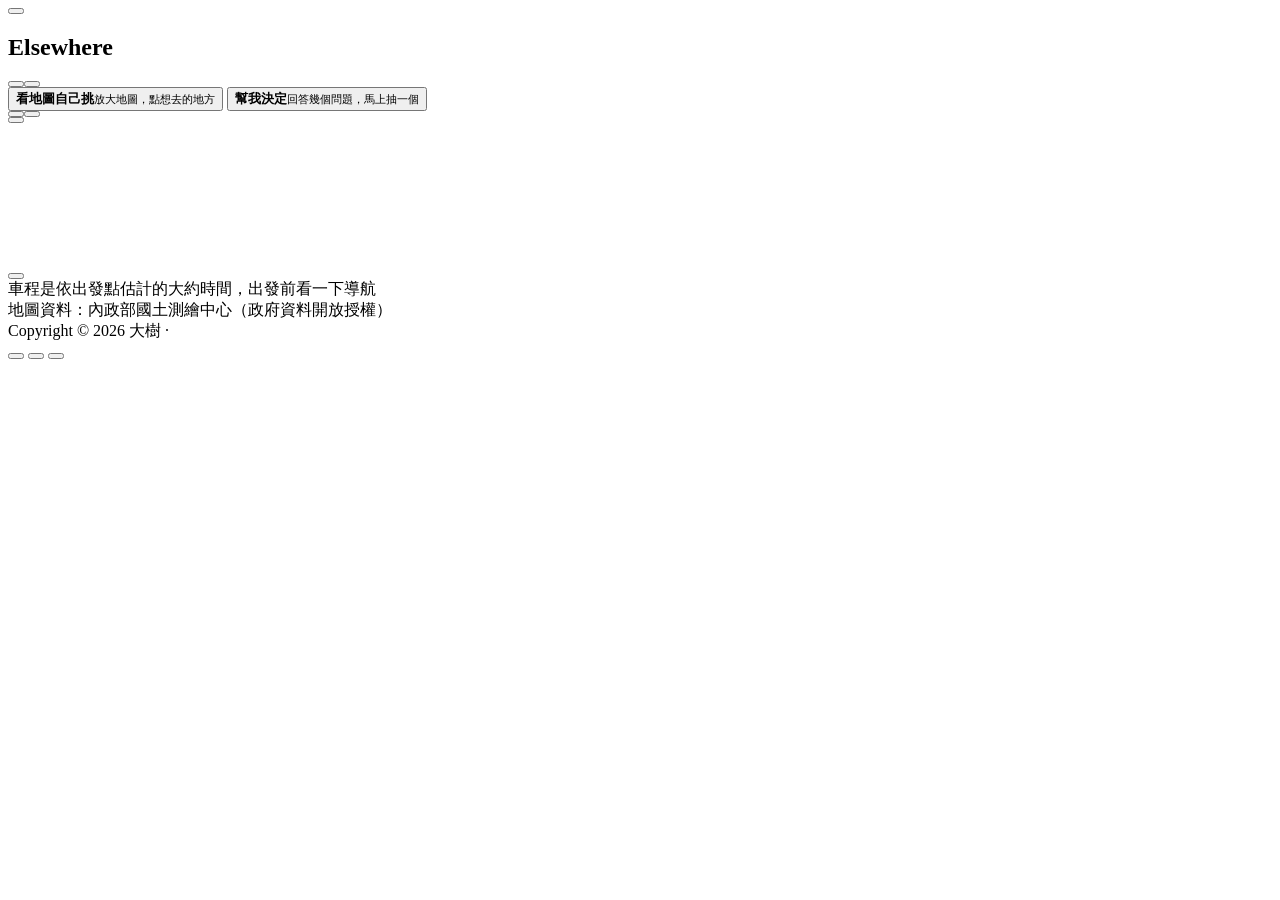
<file: tools/v2src/body.html>
<body class="booting">
<!-- 台灣地圖底圖（給開機畫面、明信片重複使用） -->
<svg width="0" height="0" style="position:absolute" aria-hidden="true"><defs><g id="twBase"></g></defs></svg>

<div id="splash" aria-hidden="true">
  <div class="sp-bg"></div>
  <div class="sp-scene" id="spScene"></div>
</div>

<div class="app">
  <!-- ===== 首頁 ===== -->
  <section id="tabRoll">
    <div class="top">
      <div class="cloud c1" id="cl1"></div><div class="cloud c2" id="cl2"></div>
      <div class="topbar">
        <button class="vanBtn" id="vanBtn" aria-label="叭叭車"><svg viewBox="0 0 110 80"><g class="carBody" id="van"></g></svg></button>
        <div class="ttl"><h1><span id="h1t">Elsewhere</span></h1><div class="sub" id="greet" hidden></div></div>
        <div class="snd"><button id="bgmBtn" aria-label="背景音樂"></button><button id="sfxBtn" aria-label="音效"></button></div>
      </div>
    </div>
    <div class="bubble" id="bubble"></div>

    <!-- v3：首頁兩扇大門 -->
    <div class="homeView" id="homeView">
      <button class="door dMap" id="doorMap"><span class="dIl" id="dMapIl"></span><b>看地圖自己挑</b><small>放大地圖，點想去的地方</small></button>
      <button class="door dDice" id="doorDice"><span class="dIl" id="dDiceIl"></span><b>幫我決定</b><small>回答幾個問題，馬上抽一個</small></button>
      <button class="again3" id="doorLast" hidden></button>
      <div class="homeQuick"><button class="qBtn" id="hOrigin"></button><button class="qBtn" id="hList"></button></div>
      <div hidden><button id="hSet"></button><button id="hTrail"></button></div>
      <div class="homeVer"><button class="ver" id="verBtn"></button></div>
    </div>
    <!-- v3：幫我決定（一頁一題） -->
    <div class="askView" id="askView" hidden>
      <div class="askHead"><button class="askBack" id="askBack"></button><div class="askDots" id="askDots"></div></div>
      <h2 class="askQ" id="askQ"></h2>
      <div class="askGrid" id="askGrid"></div>
    </div>

    <div class="mapCard" id="mapCard">
      <button class="mapBackF" id="mapBackF" hidden aria-label="回首頁">‹ 返回</button>
      <div class="zoomPM" id="zoomPM" hidden><button id="zIn" aria-label="放大">＋</button><button id="zOut" aria-label="縮小">－</button></div>
      <svg id="map" xmlns="http://www.w3.org/2000/svg">
        <defs>
          <clipPath id="landClip"><path id="landClipPath"/></clipPath>
          <clipPath id="wedgeClip"><path id="wedgeClipPath"/></clipPath>
          <!-- 遮罩：擴散圓（和方向扇形）以外的地方蓋一層淡白色 -->
          <mask id="litMask" maskUnits="userSpaceOnUse" x="-3000" y="-3000" width="7000" height="7000">
            <rect x="-3000" y="-3000" width="7000" height="7000" fill="#fff"/>
            <g id="maskG"><circle id="maskCirc" fill="#000"/></g>
          </mask>
        </defs>
        <g id="cam">
          <path id="landShadow" fill="#2B3A55" opacity=".16"/>
          <g id="counties"></g>
          <path id="dimmer" fill="#F4F8FB" fill-opacity=".7" mask="url(#litMask)"/>
          <path id="landStroke" fill="none" stroke="#2B3A55" stroke-width="3.2" stroke-linejoin="round"/>
          <circle id="rippleRing" fill="none" stroke="#FF7A59"/>
          <g id="dots"></g>
          <g id="names" style="display:none"></g>
          <g id="labels"></g>
          <g id="home"></g>
          <g id="pin" style="display:none"></g>
          <g id="mapVan" style="display:none"></g>
        </g>
      </svg>
      <div class="tag" id="fromTag"></div>
      <div class="tag reachTag" id="reachTag"></div>
      <button class="zoomBtn" id="zoomBtn" aria-label="放大地圖"></button>
      <button class="dotInfo" id="dotInfo" hidden></button>
      <div class="mapHint" id="mapHint" hidden>兩指放大・點地點看介紹・點縣市拉近</div>
    </div>


    <!-- v3：地圖模式下面的控制列 -->
    <div class="mapBar" id="mapBar" hidden>
      <div class="mbTop"><button class="mbBack" id="mbBack"></button><span class="mbCount" id="mbCount"></span><button class="mbRand" id="mbRand"></button></div>
      <div class="mbSlide"><span class="mbLab">開多遠</span><input type="range" id="mbReach" min="15" max="255" step="5"><b id="mbReachTxt"></b></div>
    </div>

    <div id="legacy" hidden>
    <div class="panel">
      <div class="sec">
        <h3 id="hReach"></h3>
        <div class="reachRow"><div class="seg" id="reachSeg"></div><button class="rndBtn" id="rndBtn" aria-label="隨機決定開多遠"><svg viewBox="0 0 120 120" id="rndDie"></svg></button></div>
        <div class="seg dirSeg" id="dirSeg"></div>
        <button class="cntyBtn" id="cntyBtn"></button>
        <div class="cntyBox" id="cntyBox" hidden></div>
      </div>
      <div class="sec">
        <h3 id="hScene"><small>選一個，或都不選</small></h3>
        <div class="scenes" id="scenes"></div>
      </div>
      <div class="sec">
        <h3 id="hCond"></h3>
        <div class="condSum" id="chips"></div>
      </div>
    </div>

    <div class="poolList" id="poolList" hidden></div>
    <div class="goRow">
      <button class="pool" id="poolInfo"></button>
      <button class="goBtn" id="goBtn"></button>
    </div>
    </div>

    <footer class="pad">車程是依出發點估計的大約時間，出發前看一下導航<br>地圖資料：內政部國土測繪中心（政府資料開放授權）<br>Copyright © 2026 大樹 · <span class="footVer"></span></footer>
  </section>

  <!-- ===== 名單頁 ===== -->
  <section id="tabList" hidden>
    <div class="pageHead">
      <button class="pgBack">‹ 回首頁</button>
      <h2 id="listTitle"></h2>
      <label class="search"><span id="searchIc"></span><input id="q" type="search" placeholder="找地點、地區…" autocomplete="off"></label>
    </div>
    <div class="tierTabs" id="tierTabs"></div>
    <div id="list"></div>
    <button class="fab" id="addBtn" aria-label="新增地點"></button>
  </section>

  <!-- ===== 足跡頁 ===== -->
  <section id="tabTrail" hidden>
    <div class="pageHead"><button class="pgBack">‹ 回首頁</button><h2 id="trailTitle"></h2></div>
    <div class="stats" id="stats"></div>
    <div class="trail" id="trail"></div>
    <div class="settings" id="settings"></div>
    <footer class="pad">Copyright © 2026 大樹 · <span class="footVer"></span><br><span id="footCount"></span></footer>
  </section>
</div>

<nav class="nav" id="nav">
  <button data-tab="roll" class="on"></button>
  <button data-tab="list"></button>
  <button data-tab="trail"></button>
</nav>

<div id="overlay"><div class="sheet" id="sheet" role="dialog"></div></div>
<div id="confetti"></div>
<div id="toast"></div>
</file>
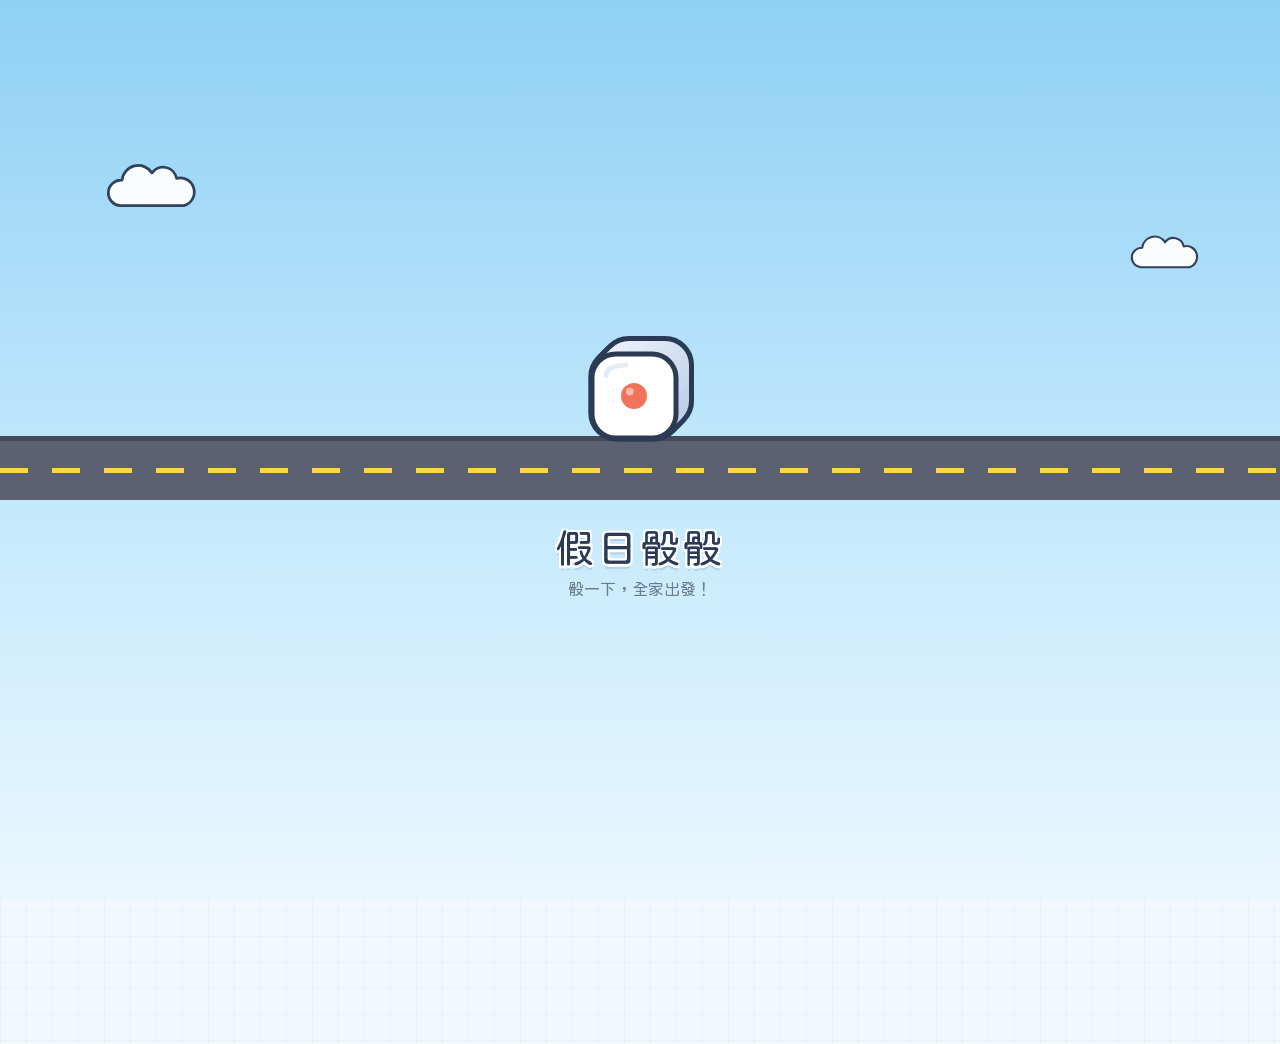
<file: tools/v2src/src_v11.html>
<!DOCTYPE html>
<html lang="zh-Hant">
<head>
<meta charset="UTF-8">
<meta name="viewport" content="width=device-width, initial-scale=1, viewport-fit=cover">
<meta name="apple-mobile-web-app-capable" content="yes">
<meta name="mobile-web-app-capable" content="yes">
<meta name="apple-mobile-web-app-status-bar-style" content="default">
<meta name="apple-mobile-web-app-title" content="假日骰骰">
<meta name="theme-color" content="#8FD0F5">
<meta name="color-scheme" content="light">
<link rel="apple-touch-icon" sizes="180x180" href="icons/v1-apple-touch-icon.png">
<link rel="icon" type="image/png" href="icons/v1-icon-192.png">
<link rel="apple-touch-startup-image" media="(device-width: 440px) and (device-height: 956px) and (-webkit-device-pixel-ratio: 3) and (orientation: portrait)" href="splash/v1-1320x2868.png">
<link rel="apple-touch-startup-image" media="(device-width: 402px) and (device-height: 874px) and (-webkit-device-pixel-ratio: 3) and (orientation: portrait)" href="splash/v1-1206x2622.png">
<link rel="apple-touch-startup-image" media="(device-width: 430px) and (device-height: 932px) and (-webkit-device-pixel-ratio: 3) and (orientation: portrait)" href="splash/v1-1290x2796.png">
<link rel="apple-touch-startup-image" media="(device-width: 393px) and (device-height: 852px) and (-webkit-device-pixel-ratio: 3) and (orientation: portrait)" href="splash/v1-1179x2556.png">
<link rel="apple-touch-startup-image" media="(device-width: 420px) and (device-height: 912px) and (-webkit-device-pixel-ratio: 3) and (orientation: portrait)" href="splash/v1-1260x2736.png">
<link rel="apple-touch-startup-image" media="(device-width: 428px) and (device-height: 926px) and (-webkit-device-pixel-ratio: 3) and (orientation: portrait)" href="splash/v1-1284x2778.png">
<link rel="apple-touch-startup-image" media="(device-width: 390px) and (device-height: 844px) and (-webkit-device-pixel-ratio: 3) and (orientation: portrait)" href="splash/v1-1170x2532.png">
<link rel="apple-touch-startup-image" media="(device-width: 375px) and (device-height: 812px) and (-webkit-device-pixel-ratio: 3) and (orientation: portrait)" href="splash/v1-1125x2436.png">
<link rel="apple-touch-startup-image" media="(device-width: 414px) and (device-height: 896px) and (-webkit-device-pixel-ratio: 3) and (orientation: portrait)" href="splash/v1-1242x2688.png">
<link rel="apple-touch-startup-image" media="(device-width: 414px) and (device-height: 896px) and (-webkit-device-pixel-ratio: 2) and (orientation: portrait)" href="splash/v1-828x1792.png">
<link rel="apple-touch-startup-image" media="(device-width: 375px) and (device-height: 667px) and (-webkit-device-pixel-ratio: 2) and (orientation: portrait)" href="splash/v1-750x1334.png">
<link rel="apple-touch-startup-image" media="(device-width: 320px) and (device-height: 568px) and (-webkit-device-pixel-ratio: 2) and (orientation: portrait)" href="splash/v1-640x1136.png">
<title>假日骰骰</title>
<link rel="preconnect" href="https://fonts.googleapis.com">
<link rel="preconnect" href="https://fonts.gstatic.com" crossorigin>
<link href="https://fonts.googleapis.com/css2?family=Huninn&display=swap" rel="stylesheet">
<style>
/* ===== 公路旅行明信片風 ===== */
:root{
  --ink:#2B3A55; --ink2:#6B7A93; --line:#D6E3F0;
  --sky1:#8FD0F5; --sky2:#C4E9FC; --sky3:#EAF7FF;
  --grass:#8FCF6B; --grass-d:#5FAF4A; --road:#5B6170; --lane:#FFD54A;
  --sun:#FFD54A; --coral:#FF7A59; --paper:#FFFBF1; --kraft:#E8D6B3;
  --t1:#3DAA6E; --t2:#3B8EDB; --t3:#F29A3A; --t4:#8A6BD1;
  --nav-h:64px;
}
*{box-sizing:border-box;-webkit-tap-highlight-color:transparent}
html,body{margin:0;color:var(--ink);background:#F2F8FD;
  font-family:"Huninn","jf-openhuninn","PingFang TC","Heiti TC","Noto Sans TC",system-ui,sans-serif;}
html.lock,html.lock body{overflow:hidden;touch-action:none}
body{overflow-x:hidden;padding-bottom:calc(env(safe-area-inset-bottom) + var(--nav-h) + 28px);
  background-image:linear-gradient(rgba(59,142,219,.06) 1px,transparent 1px),linear-gradient(90deg,rgba(59,142,219,.06) 1px,transparent 1px);background-size:26px 26px}
button{font-family:inherit;color:inherit;cursor:pointer;touch-action:manipulation}
input,textarea{font-family:inherit;color:var(--ink)}
svg.ic{display:inline-block;vertical-align:middle;flex:none}
[hidden]{display:none!important}
.app{max-width:520px;margin:0 auto}
.pad{padding:0 16px}

/* ---------- 風景（首頁上方） ---------- */
.scene{position:relative;height:calc(env(safe-area-inset-top) + 318px);overflow:hidden;
  background:linear-gradient(180deg,var(--sky1) 0%,var(--sky2) 55%,var(--sky3) 100%);border-radius:0 0 34px 34px}
.scene .sun{position:absolute;left:18px;top:calc(env(safe-area-inset-top) + 64px);width:58px;height:58px}
.scene .sun svg{animation:spinSlow 24s linear infinite;display:block}
@keyframes spinSlow{to{transform:rotate(360deg)}}
.cloud{position:absolute;opacity:.95}
.cloud.c1{top:calc(env(safe-area-inset-top) + 92px);left:-20%;animation:drift 38s linear infinite}
.cloud.c2{top:calc(env(safe-area-inset-top) + 140px);left:-20%;animation:drift 52s linear -20s infinite;opacity:.8}
.cloud.c3{top:calc(env(safe-area-inset-top) + 58px);left:-20%;animation:drift 64s linear -40s infinite;opacity:.7}
@keyframes drift{from{transform:translateX(0)}to{transform:translateX(140vw)}}
.hills{position:absolute;left:0;right:0;bottom:70px;height:120px}
.hills svg{width:100%;height:100%;display:block}
.road{position:absolute;left:0;right:0;bottom:0;height:78px;background:var(--road);border-top:5px solid #454A57}
.road::before{content:"";position:absolute;left:0;right:0;top:34px;height:5px;background:repeating-linear-gradient(90deg,var(--lane) 0 28px,transparent 28px 52px)}
.road::after{content:"";position:absolute;left:0;right:0;bottom:0;height:12px;background:var(--grass-d)}
.topbar{position:absolute;left:0;right:0;top:calc(env(safe-area-inset-top) + 12px);display:flex;align-items:flex-start;padding:0 16px;gap:8px;z-index:3}
.ttl{flex:1;min-width:0;text-align:center;padding-left:84px}
h1{margin:0;font-size:30px;font-weight:400;letter-spacing:.06em;line-height:1.2;white-space:nowrap;color:var(--ink);
  text-shadow:2px 2px 0 #fff,-2px 2px 0 #fff,2px -2px 0 #fff,-2px -2px 0 #fff,0 3px 0 #fff,0 5px 0 rgba(43,58,85,.15)}
#h1t{display:inline-block;line-height:1.2}
.sub{font-size:13px;color:var(--ink);margin-top:2px;white-space:nowrap;opacity:.8}
.ver{display:inline-block;vertical-align:middle;margin-left:4px;border:2px solid var(--ink);background:var(--sun);border-radius:999px;font-size:11px;padding:0 7px;line-height:18px;text-shadow:none;letter-spacing:0}
.snd{display:flex;gap:6px}
.snd button{width:38px;height:38px;border-radius:50%;border:2.5px solid var(--ink);background:#fff;display:grid;place-items:center;padding:0;box-shadow:0 3px 0 var(--ink);transition:.15s}
.snd button.off{background:#E3EAF2;opacity:.75}
.snd button.off svg{opacity:.45}
.snd button:active{transform:translateY(3px);box-shadow:none}

/* 小路上的里程牌（1～6）和家 */
.track{position:absolute;left:0;right:0;bottom:0;height:160px;z-index:2;pointer-events:none}
.mile{position:absolute;bottom:76px;width:28px;margin-left:-14px;text-align:center;transform-origin:50% 100%}
.mile b{display:block;width:28px;height:25px;border-radius:8px;border:2.5px solid var(--ink);color:#fff;font-weight:400;font-size:15px;line-height:20px;transition:box-shadow .2s}
.mile i{display:block;width:4px;height:10px;background:var(--ink);margin:0 auto;border-radius:0 0 2px 2px}
.mile.pass{animation:milePop .45s cubic-bezier(.2,1.6,.4,1)}
.mile.here b{box-shadow:0 0 0 3px #fff,0 0 0 6px var(--sun)}
@keyframes milePop{45%{transform:translateY(-10px) scale(1.3)}100%{transform:none}}
.home{position:absolute;bottom:74px;width:38px;margin-left:-19px}
.home svg{display:block;width:38px;height:36px}
.carBox{position:absolute;left:0;bottom:12px;width:100px;height:73px;z-index:3;pointer-events:auto;border:0;background:none;padding:0;transform:translateX(-120px)}
.carBox svg{width:100px;height:73px;display:block;overflow:visible}
.carBody{animation:carIdle .45s ease-in-out infinite alternate;transform-origin:50% 100%}
@keyframes carIdle{to{transform:translateY(-1.2px)}}
.carBox .wh{transform-box:view-box}
.carBox.moving .wh{animation:wheel .32s linear infinite}
@keyframes wheel{to{transform:rotate(360deg)}}
.carBox.honk .carBody{animation:honk .5s cubic-bezier(.3,1.8,.5,1)}
@keyframes honk{0%{transform:scale(1.1,.86)}45%{transform:scale(.95,1.08) translateY(-6px)}100%{transform:none}}
.carBox.hot .carBody{animation:hot .1s linear infinite}
@keyframes hot{50%{transform:translateX(2px) rotate(1.5deg)}}
.bubble{position:absolute;left:0;bottom:90px;z-index:5;background:#fff;border:2.5px solid var(--ink);border-radius:16px;padding:4px 11px;font-size:14px;white-space:nowrap;
  opacity:0;transform:scale(.4) translateY(8px);transform-origin:var(--tx,50%) 100%;transition:opacity .15s,transform .25s cubic-bezier(.2,1.6,.4,1);pointer-events:none}
.bubble::before{content:"";position:absolute;left:var(--tx,50%);margin-left:-7px;bottom:-11px;border:7px solid transparent;border-top-color:var(--ink);border-bottom:0}
.bubble::after{content:"";position:absolute;left:var(--tx,50%);margin-left:-5.5px;bottom:-7px;border:5.5px solid transparent;border-top-color:#fff;border-bottom:0}
.bubble.show{opacity:1;transform:none}

/* ---------- 路標 ---------- */
.signs{display:grid;grid-template-columns:repeat(4,1fr);gap:8px;margin:-6px 0 0;padding:0 14px;position:relative;z-index:3}
.sign{position:relative;border:0;background:none;padding:0 0 20px;transition:transform .25s cubic-bezier(.2,1.6,.4,1),opacity .2s}
.sign::before,.sign::after{content:"";position:absolute;bottom:0;width:6px;height:24px;background:#8E98A8;border:2px solid var(--ink);border-top:0;border-radius:0 0 3px 3px;z-index:-1}
.sign::before{left:28%} .sign::after{right:28%}
.sign .pl{display:block;border-radius:12px;border:2.5px solid var(--ink);padding:3px;box-shadow:0 4px 0 var(--ink)}
.sign .in{display:block;border:2px solid rgba(255,255,255,.9);border-radius:8px;color:#fff;padding:5px 2px 4px;text-align:center}
.sign .ex{display:inline-block;font-size:10px;background:#fff;color:var(--ink);border-radius:5px;padding:0 4px;line-height:15px}
.sign b{display:block;font-weight:400;font-size:15px;white-space:nowrap;margin-top:2px;letter-spacing:.04em}
.sign small{display:block;font-size:10.5px;white-space:nowrap;opacity:.95}
.sign .pin{position:absolute;top:-10px;left:50%;transform:translateX(-50%) rotate(-6deg);background:var(--sun);border:2px solid var(--ink);border-radius:7px;font-size:11px;padding:0 6px;line-height:17px;white-space:nowrap}
.signs.locked .sign:not(.on){opacity:.4}
.sign.hit{animation:signHit .9s cubic-bezier(.2,1.6,.4,1)}
@keyframes signHit{0%{transform:none}25%{transform:rotate(-7deg) scale(1.12)}50%{transform:rotate(5deg) scale(1.1)}75%{transform:rotate(-2deg) scale(1.06)}100%{transform:scale(1.04)}}
.sign.won .pl{box-shadow:0 4px 0 var(--ink),0 0 0 4px var(--sun)}
.signTip{text-align:center;font-size:12px;color:var(--ink2);margin:6px 0 0}

/* 骰子本體就是按鈕 */
.dieStage{position:relative;height:196px;margin-top:4px}
.dieWrap{position:absolute;left:50%;top:14px;width:136px;height:136px;margin-left:-68px;border:0;background:none;padding:0;z-index:4}
.dieIdle{width:136px;height:136px;animation:dieIdle 2.6s ease-in-out infinite}
@keyframes dieIdle{0%,100%{transform:none}50%{transform:translateY(-8px) rotate(-4deg)}}
.dieWrap svg{display:block;width:136px;height:136px;overflow:visible}
.dieWrap:active svg{transform:scale(.94)}
.dieShadow{position:absolute;left:50%;top:150px;width:104px;height:14px;margin-left:-58px;border-radius:50%;background:rgba(43,58,85,.18)}
.tapHint{position:absolute;left:0;right:0;top:170px;text-align:center;font-size:14px;color:var(--ink)}
.tapHint span{display:inline-flex;align-items:center;gap:5px;background:#fff;border:2px solid var(--ink);border-radius:999px;padding:2px 12px;animation:hint 1.6s ease-in-out infinite}
@keyframes hint{50%{transform:translateY(-3px)}}
.tapHint.off span{opacity:0;transition:opacity .2s}
.pool{text-align:center;font-size:13px;color:var(--ink2);margin-top:6px}
.pool b{color:var(--ink);font-weight:400;background:#fff;border:2px solid var(--line);border-radius:8px;padding:0 6px}

/* ---------- 行前檢查（條件） ---------- */
.board{position:relative;background:var(--paper);border:2.5px solid var(--ink);border-radius:20px;padding:26px 16px 16px;margin:24px 16px 0;box-shadow:5px 6px 0 rgba(43,58,85,.18)}
.board .clip{position:absolute;top:-16px;left:50%;transform:translateX(-50%);width:96px;height:30px}
.board h3{margin:0 0 4px;font-weight:400;font-size:18px;display:flex;align-items:center;gap:6px}
.board .note2{font-size:12px;color:var(--ink2);margin-bottom:12px}
.tags{display:flex;flex-wrap:wrap;gap:10px 8px}
.ltag{position:relative;border:2.5px solid var(--ink);background:#fff;border-radius:6px 14px 14px 6px;padding:6px 12px 6px 22px;font-size:14px;display:inline-flex;align-items:center;gap:5px;white-space:nowrap;transition:.15s}
.ltag::before{content:"";position:absolute;left:7px;top:50%;width:7px;height:7px;margin-top:-3.5px;border-radius:50%;border:2px solid var(--ink);background:#F2F8FD}
.ltag.on{background:var(--grass);transform:rotate(-2deg)}
.ltag.on:nth-child(2n){transform:rotate(2deg)}
.modeLine{display:flex;align-items:center;gap:6px;margin-top:14px;padding-top:12px;border-top:2px dashed var(--kraft);font-size:13px}
.modeLine button{margin-left:auto;border:2px solid var(--ink);background:#fff;border-radius:999px;font-size:12px;padding:3px 10px}

/* ---------- 名單（票根） ---------- */
.pageHead{padding:calc(env(safe-area-inset-top) + 16px) 16px 10px;background:linear-gradient(180deg,var(--sky2),rgba(234,247,255,0));}
.pageHead h2{margin:0;font-weight:400;font-size:26px;display:flex;align-items:center;gap:8px;white-space:nowrap}
.pageHead h2 small{font-size:13px;color:var(--ink2);margin-left:auto}
.search{display:flex;align-items:center;gap:6px;background:#fff;border:2.5px solid var(--ink);border-radius:999px;padding:0 14px;margin-top:12px}
.search input{flex:1;border:0;outline:0;font-size:16px;padding:10px 0;background:none;min-width:0}
.tierTabs{display:flex;gap:6px;overflow-x:auto;padding:12px 16px 6px;scrollbar-width:none}
.tierTabs::-webkit-scrollbar{display:none}
.tierTabs button{flex:none;border:2.5px solid var(--ink);background:#fff;border-radius:9px;padding:4px 10px;font-size:13px;white-space:nowrap}
.tierTabs button.on{color:#fff}
.grpH{display:flex;align-items:center;gap:8px;font-size:16px;margin:16px 16px 8px}
.grpH i{display:inline-block;border-radius:6px;border:2px solid var(--ink);color:#fff;font-style:normal;font-size:12px;padding:0 7px;line-height:20px}
.grpH small{color:var(--ink2);font-size:12px}
.tk{display:flex;width:calc(100% - 32px);margin:0 16px 10px;padding:0;border:2.5px solid var(--ink);border-radius:14px;background:var(--paper);text-align:left;position:relative;box-shadow:0 3px 0 rgba(43,58,85,.2)}
.tk:active{transform:scale(.98)}
.tk .stub{flex:none;width:62px;color:#fff;border-radius:11px 0 0 11px;display:flex;flex-direction:column;align-items:center;justify-content:center;font-size:22px;line-height:1;border-right:2.5px dashed rgba(255,255,255,.95)}
.tk .stub small{font-size:10px;margin-top:2px}
.tk::before,.tk::after{content:"";position:absolute;left:53px;width:14px;height:14px;border-radius:50%;background:#F2F8FD;border:2.5px solid var(--ink)}
.tk::before{top:-9px;clip-path:inset(50% 0 0 0)} .tk::after{bottom:-9px;clip-path:inset(0 0 50% 0)}
.tk .tx{flex:1;min-width:0;padding:9px 10px 9px 14px}
.tk .nm{font-size:16px;white-space:nowrap;overflow:hidden;text-overflow:ellipsis}
.tk .ar{font-size:12px;color:var(--ink2);white-space:nowrap;overflow:hidden;text-overflow:ellipsis;margin-top:1px}
.tk .tg{display:flex;gap:2px;align-items:center;padding-right:10px;flex:none}
.tk.off{opacity:.5}
.badge{display:inline-block;font-size:10px;border-radius:6px;padding:0 5px;margin-left:5px;vertical-align:2px;background:var(--sun);border:1.5px solid var(--ink);line-height:15px}
.badge.gray{background:#E3EAF2}
.empty{text-align:center;color:var(--ink2);padding:30px 16px;line-height:1.7}
.fab{position:fixed;right:calc(50% - min(50vw,260px) + 18px);bottom:calc(env(safe-area-inset-bottom) + var(--nav-h) + 26px);z-index:40;width:60px;height:60px;border-radius:50%;
  border:3px solid var(--ink);background:var(--sun);box-shadow:0 5px 0 var(--ink);display:grid;place-items:center;padding:0}
.fab:active{transform:translateY(4px);box-shadow:0 1px 0 var(--ink)}

/* ---------- 足跡 ---------- */
.stats{display:grid;grid-template-columns:1fr 1fr;gap:10px;margin:6px 16px 0}
.stat{background:#fff;border:2.5px solid var(--ink);border-radius:18px;padding:10px 12px;box-shadow:0 4px 0 rgba(43,58,85,.2)}
.stat b{display:block;font-weight:400;font-size:30px;line-height:1.1}
.stat small{font-size:12px;color:var(--ink2)}
.trail{position:relative;margin:18px 16px 0;padding-left:26px}
.trail::before{content:"";position:absolute;left:9px;top:6px;bottom:6px;width:4px;background:repeating-linear-gradient(180deg,var(--ink2) 0 8px,transparent 8px 14px);border-radius:2px}
.stop{position:relative;background:#fff;border:2.5px solid var(--ink);border-radius:14px;padding:8px 12px;margin-bottom:10px}
.stop::before{content:"";position:absolute;left:-25px;top:12px;width:14px;height:14px;border-radius:50%;border:2.5px solid var(--ink);background:var(--c,#fff)}
.stop .d{font-size:12px;color:var(--ink2)}
.stop .n{font-size:16px}
.settings{margin:22px 16px 0;background:var(--paper);border:2.5px solid var(--ink);border-radius:18px;overflow:hidden}
.set{display:flex;align-items:center;gap:8px;padding:12px 14px;border-bottom:2px dashed var(--kraft);font-size:15px;width:100%;background:none;border-left:0;border-right:0;border-top:0;text-align:left}
.set:last-child{border-bottom:0}
.set .r{margin-left:auto;color:var(--ink2);font-size:13px}
.set.danger{color:#C2563B}
footer{text-align:center;font-size:12px;color:var(--ink2);margin-top:22px;line-height:1.7}

/* ---------- 底部導覽列 ---------- */
.nav{position:fixed;left:50%;transform:translateX(-50%);bottom:calc(env(safe-area-inset-bottom) + 10px);width:calc(100% - 24px);max-width:496px;height:var(--nav-h);z-index:50;
  background:var(--ink);border-radius:24px;display:flex;padding:7px;gap:6px;box-shadow:0 6px 18px rgba(43,58,85,.28)}
.nav button{flex:1;border:0;background:none;border-radius:17px;color:#C9D6EA;display:flex;flex-direction:column;align-items:center;justify-content:center;gap:1px;font-size:12px;padding:0;transition:.2s}
.nav button.on{background:var(--sun);color:var(--ink)}
.nav button svg{transition:transform .25s cubic-bezier(.2,1.6,.4,1)}
.nav button.on svg{transform:translateY(-1px) scale(1.08)}

/* ---------- 彈出視窗 ---------- */
#overlay{position:fixed;inset:0;z-index:100;background:rgba(43,58,85,.42);display:flex;align-items:center;justify-content:center;padding:20px;opacity:0;pointer-events:none;transition:opacity .2s}
#overlay.show{opacity:1;pointer-events:auto}
.sheet{position:relative;width:100%;max-width:420px;max-height:66vh;max-height:66dvh;overflow-y:auto;-webkit-overflow-scrolling:touch;overscroll-behavior:contain;
  background:var(--paper);border:3px solid var(--ink);border-radius:18px;box-shadow:6px 8px 0 rgba(43,58,85,.35);transform:translateY(30px) rotate(-2deg);transition:transform .32s cubic-bezier(.2,1.4,.4,1)}
#overlay.show .sheet{transform:none}
.xWrap{position:sticky;top:0;height:0;z-index:5}
.xBtn{position:absolute;top:10px;right:10px;width:36px;height:36px;border-radius:50%;border:2.5px solid var(--ink);background:#fff;display:grid;place-items:center;padding:0;z-index:5;box-shadow:0 3px 0 var(--ink)}
.sheetBody{padding:16px 18px 18px}
.form,.log{padding-top:20px}
.form h2,.log h3{padding-right:44px}

/* 明信片 */
.pc .view{height:132px;border-bottom:3px solid var(--ink);position:relative;overflow:hidden}
.pc .view svg{width:100%;height:100%;display:block}
.pc .stamp{position:absolute;right:58px;top:14px;width:66px;height:86px;background:#fff;padding:5px;transform:rotate(4deg);border:2px solid var(--ink);border-radius:3px;
  box-shadow:0 0 0 4px #fff,0 0 0 6px var(--ink),3px 5px 0 6px rgba(43,58,85,.25)}
.pc .stamp .si{width:100%;height:100%;display:flex;flex-direction:column;align-items:center;justify-content:center;gap:3px;font-size:11px;color:#fff;border-radius:2px}
.pc .pm{position:absolute;right:92px;top:46px;width:76px;height:76px;transform:rotate(-14deg);opacity:.8;pointer-events:none}
.pc .to{font-size:13px;color:var(--ink2);letter-spacing:.2em}
.pc h2{margin:2px 0 6px;font-weight:400;font-size:27px;line-height:1.25;padding-right:4px}
.pc .addr{font-size:15px;border-bottom:2px dotted var(--kraft);padding:4px 0;display:flex;align-items:center;gap:6px}
.pc .stk{display:flex;flex-wrap:wrap;gap:8px;margin:14px 0 10px}
.stkr{display:inline-flex;align-items:center;gap:4px;background:#fff;border:2px solid var(--ink);border-radius:10px;padding:3px 9px 3px 5px;font-size:13px;transform:rotate(-2deg);box-shadow:0 2px 0 rgba(43,58,85,.25)}
.stkr:nth-child(2n){transform:rotate(2.5deg)}
.pc .msg{font-size:16px;line-height:30px;background:repeating-linear-gradient(180deg,transparent 0 28px,#E4D3B2 28px 30px);padding:0 2px;min-height:30px}
.pc .last{font-size:12px;color:var(--ink2);margin-top:8px}
.acts{display:grid;grid-template-columns:1fr 1fr;gap:10px;margin-top:16px}
.acts .wide{grid-column:1/-1}
.btn{border:2.5px solid var(--ink);border-radius:14px;font-size:16px;padding:10px 12px;display:inline-flex;align-items:center;justify-content:center;gap:6px;box-shadow:0 4px 0 var(--ink);transition:transform .1s,box-shadow .1s;background:#fff;text-decoration:none;color:var(--ink)}
.btn:active{transform:translateY(3px);box-shadow:0 1px 0 var(--ink)}
.btn.navy{background:var(--ink);color:#fff;box-shadow:0 4px 0 #17213A}
.btn.yellow{background:var(--sun)}
.btn.green{background:var(--grass)}
.btn.danger{color:#C2563B;border-color:#C2563B;box-shadow:0 4px 0 #C2563B}
.btn.danger.armed{background:#FFE1D9}
.linkBtn{display:block;margin:14px auto 0;border:0;background:none;color:var(--ink2);font-size:13px;text-decoration:underline}
.est{font-size:11px;color:var(--ink2);text-align:center;margin-top:8px}

.form h2{margin:0 0 6px;font-weight:400;font-size:22px}
.form label{display:block;font-size:13px;margin:12px 0 6px;color:var(--ink2)}
.form input[type=text],.form textarea{width:100%;border:0;border-bottom:2.5px solid var(--ink);border-radius:0;padding:6px 2px;font-size:17px;outline:0;background:transparent}
.form textarea{min-height:60px;resize:vertical;line-height:30px;background:repeating-linear-gradient(180deg,transparent 0 28px,#E4D3B2 28px 30px);border-bottom:0}
.minRow{display:flex;align-items:center;gap:8px}
.minRow button{width:42px;height:42px;border-radius:50%;border:2.5px solid var(--ink);background:#fff;font-size:20px;padding:0;box-shadow:0 3px 0 var(--ink)}
.minRow output{min-width:74px;text-align:center;font-size:22px}
.minRow .tl{margin-left:auto;border:2px solid var(--ink);border-radius:8px;padding:2px 10px;font-size:13px;color:#fff;white-space:nowrap}
.sw{display:flex;align-items:center;justify-content:space-between;margin-top:16px;font-size:14px;gap:6px}
.sw .t{display:flex;align-items:center;gap:6px}
.sw button{flex:none;width:52px;height:30px;border-radius:999px;border:2.5px solid var(--ink);background:#E3EAF2;position:relative;padding:0;transition:.2s}
.sw button::after{content:"";position:absolute;top:2px;left:2px;width:21px;height:21px;border-radius:50%;background:#fff;border:2px solid var(--ink);transition:transform .2s}
.sw button.on{background:var(--coral)}
.sw button.on::after{transform:translateX(21px)}
.formActs{display:flex;gap:10px;margin-top:18px}
.formActs .btn{flex:1}

.log h3{margin:0 0 10px;font-weight:400;font-size:21px;display:flex;align-items:center;gap:6px}
.log .new{margin-bottom:10px}
.log .v{border-top:2px dashed var(--kraft);padding:10px 0 4px}
.log .vh{display:flex;align-items:center;gap:8px}
.log .vh i{font-style:normal;background:var(--sun);border:2px solid var(--ink);border-radius:8px;padding:0 6px;font-size:12px}
.log .vh small{margin-left:auto;color:var(--ink2);font-size:12px}
.log ul{margin:6px 0 0;padding-left:20px;font-size:14px;line-height:1.7}
.log .closeBtn{width:100%;margin-top:14px}

#toast{position:fixed;left:50%;bottom:calc(env(safe-area-inset-bottom) + var(--nav-h) + 26px);z-index:300;background:#fff;color:var(--ink);border:2.5px solid var(--ink);font-size:14px;padding:8px 16px;border-radius:999px;
  transform:translate(-50%,16px);opacity:0;transition:.25s;pointer-events:none;white-space:nowrap;max-width:92vw;overflow:hidden;text-overflow:ellipsis;box-shadow:0 4px 0 var(--ink)}
#toast.show{transform:translate(-50%,0);opacity:1}
#confetti{position:fixed;inset:0;pointer-events:none;z-index:250;overflow:hidden}
#confetti svg{position:absolute;left:var(--x);top:-30px;animation:fall var(--d) cubic-bezier(.25,.6,.4,1) var(--dl) both}
@keyframes fall{0%{transform:translate(0,0) rotate(0)}100%{transform:translate(var(--dx),110vh) rotate(var(--r))}}

/* ---------- 開機畫面：天空 → 小路畫出來 → 骰子掉到路上彈跳 → 字跳出 → 飛到首頁 ---------- */
#splash{position:fixed;inset:0;z-index:200;overflow:hidden;pointer-events:none}
#splash .sp-bg{position:absolute;inset:0;background:linear-gradient(180deg,#8FD0F5 0%,#C4E9FC 55%,#EAF7FF 100%);transition:opacity .5s ease}
#splash .sp-road{position:absolute;left:0;right:0;top:calc(36% + 112px);height:64px;background:var(--road);border-top:5px solid #454A57;transform:scaleX(0);transform-origin:0 50%}
#splash .sp-road::before{content:"";position:absolute;left:0;right:0;top:27px;height:5px;background:repeating-linear-gradient(90deg,var(--lane) 0 28px,transparent 28px 52px)}
#splash.sp-live .sp-road{animation:spRoad .55s cubic-bezier(.5,0,.2,1) .05s both}
@keyframes spRoad{to{transform:none}}
#splash .sp-cloud{position:absolute;opacity:0}
#splash .sp-cloud.a{left:8%;top:18%} #splash .sp-cloud.b{right:6%;top:26%}
#splash.sp-live .sp-cloud{animation:spCloud .8s ease-out both}
#splash.sp-live .sp-cloud.b{animation-delay:.12s}
@keyframes spCloud{0%{opacity:0;transform:translateX(-30px)}100%{opacity:.95;transform:none}}
#splash .sp-die{position:absolute;left:50%;top:36%;width:120px;height:120px;margin-left:-60px;transform-origin:0 0}
#splash .sp-drop{width:120px;height:120px;opacity:0}
#splash.sp-live .sp-drop{animation:spDrop 1.2s cubic-bezier(.3,.6,.4,1) .35s both}
@keyframes spDrop{0%{opacity:0;transform:translateY(-260px) rotate(-200deg)}10%{opacity:1}42%{transform:translateY(8px) rotate(8deg) scale(1.08,.9)}58%{transform:translateY(-34px) rotate(-6deg)}76%{transform:translateY(2px) rotate(2deg) scale(1.03,.97)}88%,100%{opacity:1;transform:none}}
#splash .sp-die svg{width:120px;height:120px;display:block;overflow:visible}
#splash .sp-title{position:absolute;left:0;top:calc(36% + 200px);font-size:40px;letter-spacing:.06em;line-height:1.2;color:var(--ink);white-space:nowrap;transform-origin:0 0;display:inline-block;
  text-shadow:2px 2px 0 #fff,-2px 2px 0 #fff,2px -2px 0 #fff,-2px -2px 0 #fff,0 3px 0 #fff,0 5px 0 rgba(43,58,85,.15)}
#splash .sp-title span{display:inline-block;opacity:0}
#splash.sp-live .sp-title span{animation:spLetter .5s cubic-bezier(.2,1.6,.4,1) both;animation-delay:calc(.95s + var(--i) * 110ms)}
@keyframes spLetter{0%{opacity:0;transform:translateY(18px) rotate(-10deg) scale(.4)}100%{opacity:1;transform:none}}
#splash .sp-tag{position:absolute;left:0;right:0;top:calc(36% + 256px);text-align:center;font-size:16px;color:var(--ink2);opacity:0}
#splash.sp-live .sp-tag{animation:spTag .6s ease 1.55s both}
@keyframes spTag{0%{opacity:0;transform:translateY(8px)}100%{opacity:1;transform:none}}
#splash.sp-exit .sp-bg,#splash.sp-exit .sp-tag,#splash.sp-exit .sp-road,#splash.sp-exit .sp-cloud{opacity:0!important;transition:opacity .45s ease;animation:none}
#splash.sp-exit .sp-road{transform:none}
#splash.sp-fade{opacity:0;transition:opacity .5s ease}
@media (max-height:700px){#splash .sp-die{top:28%}#splash .sp-road{top:calc(28% + 112px)}#splash .sp-title{top:calc(28% + 200px)}#splash .sp-tag{top:calc(28% + 256px)}}
body.booting .app,body.booting .nav{opacity:0}
body.sp-flying #h1t,body.sp-flying #dieWrap{visibility:hidden}
body.enter .signs .sign,body.enter .dieStage .tapHint,body.enter .board,body.enter .snd,body.enter .sub,body.enter .ver,body.enter .pool,body.enter .signTip{animation:rise .55s cubic-bezier(.2,1.3,.4,1) both}
body.enter .nav{animation:navUp .55s cubic-bezier(.2,1.3,.4,1) .3s both}
body.enter .sign:nth-child(1){animation-delay:.05s} body.enter .sign:nth-child(2){animation-delay:.1s} body.enter .sign:nth-child(3){animation-delay:.15s} body.enter .sign:nth-child(4){animation-delay:.2s}
body.enter .dieStage .tapHint{animation-delay:.3s} body.enter .board{animation-delay:.34s} body.enter .track .mile,body.enter .track .home{animation:fadeIn .5s ease .15s both}
@keyframes rise{0%{opacity:0;transform:translateY(24px)}100%{opacity:1;transform:none}}
@keyframes navUp{0%{opacity:0;transform:translate(-50%,40px)}100%{opacity:1;transform:translate(-50%,0)}}
@keyframes fadeIn{0%{opacity:0}100%{opacity:1}}
@media (prefers-reduced-motion:reduce){#splash *{animation:none!important;opacity:1!important;transform:none!important}}
</style>
</head>
<body class="booting">
<div id="splash" aria-hidden="true">
  <div class="sp-bg"></div>
  <div class="sp-cloud a" id="spC1"></div><div class="sp-cloud b" id="spC2"></div>
  <div class="sp-road"></div>
  <div class="sp-die" id="spDie"><div class="sp-drop" id="spDrop"></div></div>
  <div class="sp-title" id="spTitle"></div>
  <div class="sp-tag">骰一下，全家出發！</div>
</div>

<div class="app">
  <!-- ===== 骰子頁 ===== -->
  <section id="tabRoll">
    <div class="scene">
      <div class="sun" id="sun"></div>
      <div class="cloud c1" id="cl1"></div><div class="cloud c2" id="cl2"></div><div class="cloud c3" id="cl3"></div>
      <div class="hills" id="hills"></div>
      <div class="road"></div>
      <div class="topbar">
        <div class="ttl"><h1><span id="h1t">假日骰骰</span><button class="ver" id="verBtn"></button></h1><div class="sub" id="greet"></div></div>
        <div class="snd"><button id="bgmBtn" aria-label="背景音樂"></button><button id="sfxBtn" aria-label="音效"></button></div>
      </div>
      <div class="track" id="track"></div>
      <button class="carBox" id="carBox" aria-label="叭叭車"><svg viewBox="0 0 110 80"><g class="carBody" id="car"></g></svg></button>
      <div class="bubble" id="bubble"></div>
    </div>

    <div class="signs" id="signs"></div>
    <div class="signTip" id="signTip"></div>

    <div class="dieStage">
      <div class="dieShadow" id="dieShadow"></div>
      <button class="dieWrap" id="dieWrap" aria-label="骰一下"><div class="dieIdle" id="dieIdle"><svg id="die" viewBox="0 0 120 120"></svg></div></button>
      <div class="tapHint" id="tapHint"><span id="tapHintIn"></span></div>
    </div>
    <div class="pool" id="poolInfo"></div>

    <div class="board">
      <svg class="clip" viewBox="0 0 96 30"><rect x="18" y="4" width="60" height="22" rx="8" fill="#B9C4D3" stroke="#2B3A55" stroke-width="2.5"/><rect x="38" y="0" width="20" height="10" rx="4" fill="#fff" stroke="#2B3A55" stroke-width="2.5"/></svg>
      <h3 id="hCond"></h3>
      <div class="note2">想要的條件貼上去，可以多選</div>
      <div class="tags" id="chips"></div>
      <div class="modeLine" id="modeLine"></div>
    </div>
    <footer class="pad">車程是從新豐出發、假日一般路況的估計<br>Copyright © 2026 大樹 · <span class="footVer"></span></footer>
  </section>

  <!-- ===== 名單頁 ===== -->
  <section id="tabList" hidden>
    <div class="pageHead">
      <h2 id="listTitle"></h2>
      <label class="search"><span id="searchIc"></span><input id="q" type="search" placeholder="找地點、地區…" autocomplete="off"></label>
    </div>
    <div class="tierTabs" id="tierTabs"></div>
    <div id="list"></div>
    <button class="fab" id="addBtn" aria-label="新增地點"></button>
  </section>

  <!-- ===== 足跡頁 ===== -->
  <section id="tabTrail" hidden>
    <div class="pageHead"><h2 id="trailTitle"></h2></div>
    <div class="stats" id="stats"></div>
    <div class="trail" id="trail"></div>
    <div class="settings" id="settings"></div>
    <footer class="pad">Copyright © 2026 大樹 · <span class="footVer"></span><br><span id="footCount"></span></footer>
  </section>
</div>

<nav class="nav" id="nav">
  <button data-tab="roll" class="on"></button>
  <button data-tab="list"></button>
  <button data-tab="trail"></button>
</nav>

<div id="overlay"><div class="sheet" id="sheet" role="dialog"></div></div>
<div id="confetti"></div>
<div id="toast"></div>
<script>
/* ===== 內建口袋名單 =====
   格式：[名稱, 地區, 車程分鐘(從新豐出發的估計), 標記, 一句話]
   標記：雨＝雨天/室內可去　走＝推車、長輩好走　免＝免門票　吃＝附近好吃飯
   車程分級：≤30 近郊／30–60 小旅行／60–90 遠一點／90+ 出遠門（依分鐘自動分級） */
const BASE_RAW = [
  // ---- 近郊 ≤30 分 ----
  ["新豐紅樹林","新竹縣新豐",10,"走免","木棧道穿過紅樹林，看招潮蟹、彈塗魚，傍晚有夕陽"],
  ["坡頭漁港","新竹縣新豐",12,"走免吃","小漁港散步看海，順便買海鮮"],
  ["竹北水圳森林公園","竹北",15,"走免","湖畔木棧道，繞一圈約半小時"],
  ["新瓦屋客家文化保存區","竹北",15,"走免吃","大草皮可以跑，客家老屋拍照"],
  ["湖口老街","湖口",15,"免吃","紅磚拱廊老街，邊走邊吃"],
  ["東興圳生態公園","竹北",18,"走免","水圳旁的平坦步道，散步很舒服"],
  ["竹北新月沙灣","竹北",18,"免","海邊沙灘、看風車，玩沙記得帶小鏟子"],
  ["竹北蓮華寺","竹北",18,"雨走免","百年觀音寺，安靜好走"],
  ["湖口好客文創園區","湖口",18,"走免","老營區改建，大草地和老房子"],
  ["新竹縣文化局","竹北",20,"雨走免","圖書館兒童區、展覽，下雨天好去處"],
  ["遠百竹北","竹北",20,"雨走免吃","百貨逛街吃飯，推車好推"],
  ["IKEA 新竹店","新竹",22,"雨走吃","逛家具、吃瑞典肉丸，有兒童區"],
  ["新埔義民廟","新埔",25,"免吃","大廟走走，周邊客家小吃"],
  ["新竹科學園區靜心湖","新竹市",25,"走免","園區湖畔，假日人少很清幽"],
  ["巨城購物中心","新竹市",25,"雨走免吃","大型商場，吃喝逛一次滿足"],
  ["南寮漁港＋17 公里海岸","新竹市",25,"走免吃","溜滑梯城堡、沙坑、波光市集，海邊散步"],
  ["埔心牧場","楊梅",25,"走吃","餵動物、大草地，小孩放電"],
  ["新埔老街","新埔",27,"免吃","客家老街，粄條、柿餅"],
  ["大魯閣湳雅廣場","新竹市",28,"雨走免吃","室內商場，有遊樂設施"],
  ["新埔柿餅（秋冬限定）","新埔",28,"免吃","大約 10–1 月曬柿餅，一片橘色很好拍"],
  ["新竹市立動物園","新竹市",30,"走吃","65 歲以上、未滿 6 歲免票；週一休園"],
  ["新竹公園＋玻璃工藝博物館","新竹市",30,"走免","湖畔散步，順便看玻璃藝術"],
  ["新竹之心（東門城）","新竹市",30,"走免吃","市中心散步，附近好多小吃"],
  ["新竹城隍廟商圈","新竹市",30,"免吃","米粉、貢丸、肉圓吃一輪"],
  ["新屋綠色走廊","桃園新屋",30,"走免","綠蔭自行車道，平坦好推車"],
  ["永安漁港","桃園新屋",30,"走免吃","彩虹橋看海，吃海鮮"],

  // ---- 小旅行 30–60 分 ----
  ["新竹十八尖山","新竹市",32,"免","林蔭步道，坡比較陡，適合腳力好的"],
  ["Xpark 水族館","桃園青埔",35,"雨走吃","企鵝、水母很療癒；4 歲以下免費"],
  ["華泰名品城","桃園青埔",35,"雨走免吃","Outlet 逛街吃飯，旁邊就是 Xpark"],
  ["桃園市兒童美術館","桃園青埔",35,"雨走","給小朋友的美術館，展覽常換"],
  ["香山親子館","新竹市",35,"雨免","0–12 歲兒童免費室內遊戲區"],
  ["新竹青青草原","新竹市",35,"免","超長溜滑梯、大草原放風箏"],
  ["香山濕地賞蟹步道","新竹市",38,"走免","退潮看螃蟹，步道平坦"],
  ["關西老街＋東安古橋","關西",38,"免吃","老街吃仙草，古橋拍照"],
  ["六福村","關西",40,"吃","主題樂園＋野生動物園，玩一整天"],
  ["小人國主題樂園","龍潭",40,"走吃","迷你建築、遊樂設施，推車好走"],
  ["龍潭大池","龍潭",40,"走免吃","環湖步道、吊橋，附近吃客家菜"],
  ["桃園機場觀景台","大園",40,"雨走免吃","看飛機起降，小朋友超興奮"],
  ["觀音蓮花園（夏季）","桃園觀音",40,"免吃","大約 6–9 月蓮花季，吃蓮子料理"],
  ["草漯沙丘","桃園觀音",40,"免","北台灣大沙丘，沙地不好推車"],
  ["寶山水庫","寶山",40,"免","環湖走走看山景"],
  ["金勇番茄農場（冬春）","關西",40,"吃","大約冬天到春天可以採番茄"],
  ["頭份尚順育樂世界","頭份",40,"雨走吃","室內樂園＋商場＋電影院"],
  ["竹東動漫園區","竹東",42,"雨走免","動漫展覽，室內好逛"],
  ["蕭如松藝術園區","竹東",42,"走","日式宿舍群，安靜好拍"],
  ["竹東中央市場","竹東",42,"免吃","在地小吃一條街"],
  ["石門水庫","大溪",45,"吃","吃活魚、看水庫，有些坡"],
  ["北埔老街","北埔",45,"免吃","擂茶、柿餅、客家小吃"],
  ["軟橋彩繪村","竹東",45,"走免","牆上彩繪很好拍，路平好走"],
  ["竹南崎頂子母隧道","竹南",45,"免","老鐵道隧道步道，可以看海"],
  ["龍鳳漁港","竹南",45,"走免吃","漁港吃海鮮，看海"],
  ["許厝港濕地","大園",45,"走免","賞鳥、看海，步道平坦"],
  ["八德埤塘自然生態公園","八德",45,"走免","埤塘環湖步道"],
  ["桃園市立圖書館總館","桃園",45,"雨走免","超大新圖書館，兒童區很棒"],
  ["橫山書法藝術公園","大園",45,"走免","大草坪、水池，可以野餐"],
  ["IKEA 桃園店","桃園",45,"雨走吃","逛家具吃肉丸"],
  ["合興車站","橫山",50,"免","愛情火車站，小站散步拍照"],
  ["峨眉湖","峨眉",50,"免","環湖步道、吊橋，有些坡"],
  ["綠世界生態農場","北埔",50,"吃","羊駝、鳥類表演，坡比較多"],
  ["大溪老街","大溪",50,"免吃","巴洛克老街、豆干"],
  ["造橋香格里拉樂園","造橋",50,"吃","老牌遊樂園，小小孩也能玩"],
  ["苗栗火車頭園區","苗栗市",50,"雨走","火車頭展館，門票百元左右"],
  ["功維敘隧道","苗栗市",50,"走免","七彩燈光老隧道，步道平坦"],
  ["永和山水庫","頭份",50,"免","環湖步道看湖景"],
  ["貓裏山公園","苗栗市",52,"免","山上公園看市景"],
  ["內灣老街","橫山",55,"免吃","老街、吊橋、野薑花粽"],
  ["馬武督探索森林","關西",55,"吃","柳杉林步道，空氣超好"],
  ["慈湖","大溪",55,"走免","湖畔步道、衛兵交接"],
  ["臺灣客家文化館","銅鑼",55,"雨走免","免門票，有大型親子遊戲區"],
  ["後龍好望角","後龍",55,"免","海邊大風車步道，風很大記得帶外套"],
  ["後龍過港隧道","後龍",55,"走免","黃金燈光鐵道隧道，騎車散步都好"],
  ["明德水庫（日新島）","頭屋",55,"走免吃","湖心小島散步，喝咖啡"],
  ["鶯歌老街＋陶瓷博物館","鶯歌",55,"雨吃","捏陶 DIY、逛陶瓷"],
  ["林口三井 Outlet","林口",55,"雨走免吃","逛街吃飯，推車好推"],
  ["公館棗莊古藝庭園","公館",58,"吃","庭園餐廳吃客家菜"],

  // ---- 遠一點 60–90 分 ----
  ["三峽老街＋祖師廟","三峽",60,"免吃","紅磚老街、金牛角"],
  ["新北大都會公園","新北三重",60,"走免","超大草皮、共融遊戲場"],
  ["板橋林家花園","新北板橋",60,"免","古典園林，有一些階梯"],
  ["飛牛牧場","通霄",65,"吃","餵小牛、大草原，坡比較多"],
  ["通霄精鹽廠","通霄",65,"雨免吃","鹽的觀光工廠，吃鹹冰棒"],
  ["三義木雕街＋木雕博物館","三義",65,"雨吃","看木雕，博物館室內好逛"],
  ["南庄老街","南庄",65,"免吃","桂花巷、老街小吃，有坡"],
  ["八里左岸＋十三行博物館","新北八里",65,"雨走吃","河岸騎車散步，博物館室內"],
  ["大稻埕碼頭＋迪化街","台北大同",65,"免吃","看夕陽、逛南北貨"],
  ["白沙屯拱天宮","通霄",68,"免吃","海線大廟，附近小吃"],
  ["華山 1914 文創園區","台北中正",68,"雨走免吃","展覽、市集、文創小店"],
  ["勝興車站","三義",70,"免吃","舊山線老車站，有坡"],
  ["舊山線鐵道自行車","三義",70,"吃","騎鐵道車過山洞，要先預約"],
  ["大湖草莓園（冬春）","大湖",70,"吃","大約 12–4 月採草莓"],
  ["大湖酒莊","大湖",70,"雨免吃","草莓酒、草莓冰淇淋"],
  ["苑裡藺草文化館","苑裡",70,"雨免","藺草編織 DIY"],
  ["台北兒童新樂園","台北士林",70,"走吃","小小孩的遊樂園，推車友善"],
  ["國立臺灣科學教育館","台北士林",70,"雨走吃","互動科學展，室內玩一整天"],
  ["台北市立天文館","台北士林",70,"雨走","宇宙展覽、立體劇場"],
  ["台北 101＋信義商圈","台北信義",70,"雨走吃","逛百貨、上觀景台"],
  ["松山文創園區","台北信義",70,"雨走免吃","老菸廠展覽、誠品"],
  ["麗寶 Outlet＋天空之夢摩天輪","台中后里",70,"雨走吃","逛街、坐摩天輪"],
  ["大甲鎮瀾宮","台中大甲",70,"免吃","媽祖大廟、芋頭酥"],
  ["后里中社觀光花市","台中后里",72,"吃","花海季節限定，拍照很美"],
  ["台北市立動物園","台北木柵",75,"雨吃","企鵝館、無尾熊館是室內；園區大有坡"],
  ["淡水漁人碼頭","新北淡水",75,"走免吃","情人橋看夕陽"],
  ["淡水老街","新北淡水",75,"免吃","阿給、魚丸、河岸散步"],
  ["北投地熱谷＋圖書館","台北北投",75,"免吃","看溫泉煙、綠建築圖書館"],
  ["高美濕地","台中清水",75,"走免","木棧道看夕陽、風車"],
  ["梧棲漁港","台中梧棲",75,"走免吃","大漁港吃海鮮"],
  ["泰安溫泉","泰安",75,"吃","泡湯，山路比較彎"],
  ["貓空纜車","台北木柵",78,"吃","坐纜車、喝茶"],
  ["國立自然科學博物館","台中北區",80,"雨走吃","恐龍廳、植物園，推車好逛"],
  ["秋紅谷＋草悟道","台中西屯",80,"走免吃","市中心公園散步"],
  ["台中國家歌劇院","台中西屯",80,"雨走免","特殊建築，空中花園"],
  ["東海大學路思義教堂","台中西屯",80,"走免","大草地、校園散步，吃東海乳品"],
  ["深坑老街","新北深坑",80,"吃","豆腐料理吃到飽"],
  ["國立臺灣美術館","台中西區",85,"雨走免","兒童藝術館很好玩"],
  ["審計新村","台中西區",85,"免吃","文創小店、市集"],

  // ---- 出遠門 90 分以上 ----
  ["礁溪溫泉公園","宜蘭礁溪",90,"免吃","免費泡腳，吃溫泉美食"],
  ["蘭陽博物館","宜蘭頭城",95,"雨走","單面山造型建築，展覽好逛"],
  ["幾米廣場＋宜蘭酒廠","宜蘭市",95,"雨走免吃","繪本場景拍照、逛酒廠"],
  ["基隆正濱漁港","基隆",95,"免吃","彩色屋拍照、吃海鮮"],
  ["國立傳統藝術中心","宜蘭五結",100,"雨走吃","老街、表演、DIY"],
  ["冬山河親水公園","宜蘭五結",100,"走免","河岸大草地，夏天玩水"],
  ["羅東運動公園","宜蘭羅東",100,"走免","超大公園，平坦好推車"],
  ["羅東林業文化園區","宜蘭羅東",100,"走免","老火車、貯木池散步"],
  ["金車噶瑪蘭威士忌酒廠","宜蘭員山",100,"雨免吃","參觀酒廠、吃冰淇淋"],
  ["張美阿嬤農場","宜蘭員山",100,"吃","餵動物，要先預約"],
  ["野柳地質公園","新北萬里",100,"吃","女王頭，步道有些高低"],
  ["金山老街","新北金山",100,"免吃","鴨肉、地瓜"],
  ["國立海洋科技博物館","基隆",100,"雨走","海洋展、兒童廳"],
  ["彰化扇形車庫","彰化市",100,"免","看火車轉向，鐵道迷必去"],
  ["十分老街","新北平溪",100,"吃","放天燈、看瀑布"],
  ["梅花湖","宜蘭冬山",105,"走免","環湖步道很平"],
  ["鹿港老街","彰化鹿港",110,"免吃","老街、天后宮、蚵仔煎"],
  ["台灣玻璃館","彰化鹿港",110,"雨免","玻璃觀光工廠，玻璃廟很好拍"],
  ["埔里紙教堂","南投埔里",120,"免吃","紙做的教堂，生態池散步"],
  ["台一生態教育休閒農場","南投埔里",120,"吃","花園、蝴蝶館"],
  ["福隆海水浴場","新北貢寮",120,"吃","沙灘、吃福隆便當"],
  ["集集小鎮","南投集集",130,"免吃","騎車、老車站"],
  ["日月潭","南投魚池",140,"走吃","環湖步道、坐船、纜車"],
  ["溪頭自然教育園區","南投鹿谷",150,"吃","大學池、森林步道"],
  ["妖怪村","南投鹿谷",150,"吃","妖怪主題街，就在溪頭旁"],
  ["清境農場","南投仁愛",180,"吃","青青草原綿羊秀，山路很彎"],
];


/* ===== 小工具 ===== */
const $ = s=>document.querySelector(s);
const $$ = s=>document.querySelectorAll(s);
const store = {
  get(k,d){ try{ const v=localStorage.getItem(k); return v===null?d:JSON.parse(v); }catch(e){ return d; } },
  set(k,v){ try{ localStorage.setItem(k,JSON.stringify(v)); }catch(e){} },
};
const esc = s=>String(s).replace(/[&<>"']/g,c=>({"&":"&amp;","<":"&lt;",">":"&gt;",'"':"&quot;","'":"&#39;"}[c]));
let toastT=0;
function toast(msg){ const t=$("#toast"); t.textContent=msg; t.classList.add("show"); clearTimeout(toastT); toastT=setTimeout(()=>t.classList.remove("show"),1900); }

/* ===== 狀態（開機就會用到，全部宣告在最前面，避免 TDZ：還沒初始化就被讀取） ===== */
let rolling=false, updating=false, lastId=null, curTab="roll", listTier=0, faceNow=1;
let mode = store.get("wd_mode",0);                 // 0=骰子決定車程，1~4=指定級距
let flt  = Object.assign({rain:false,easy:false,free:false,food:false,avoid:false}, store.get("wd_flt",{}));
let data = Object.assign({edits:{},added:[],deleted:[]}, store.get("wd_data",{}));
let hist = store.get("wd_hist",[]);                // [{id,t,name,min}]
let splashDoneR; const splashDone=new Promise(r=>{ splashDoneR=r; });

/* ===== 車程分級（像高速公路的出口牌） ===== */
const TIERS=[
  null,
  {k:1,name:"近郊",  range:"≤30 分",   faces:[1,2], c:"#3DAA6E", l:"#CDEFD9"},
  {k:2,name:"小旅行",range:"30–60 分", faces:[3,4], c:"#3B8EDB", l:"#CFE5FA"},
  {k:3,name:"遠一點",range:"60–90 分", faces:[5],   c:"#F29A3A", l:"#FDE3C4"},
  {k:4,name:"出遠門",range:"90 分以上",faces:[6],   c:"#8A6BD1", l:"#E4DAF7"},
];
const tierOf = m=> m<=30?1 : m<=60?2 : m<=90?3 : 4;
const faceTier = f=> f<=2?1 : f<=4?2 : f===5?3 : 4;
const TAGS=[
  {ch:"雨",key:"rain",label:"雨天可去",ic:"umbrella"},
  {ch:"走",key:"easy",label:"推車長輩好走",ic:"stroller"},
  {ch:"免",key:"free",label:"免門票",ic:"ticket"},
  {ch:"吃",key:"food",label:"附近有得吃",ic:"bowl"},
];

/* ===== 自畫 SVG 圖示 ===== */
const INK="#2B3A55";
function ui(n,s=20,c=INK){
  const L=`fill="none" stroke="${c}" stroke-width="2.3" stroke-linecap="round" stroke-linejoin="round"`;
  const P={
    dice:`<rect x="3.5" y="3.5" width="17" height="17" rx="4.5" fill="#fff" stroke="${c}" stroke-width="2.2"/><circle cx="8.5" cy="8.5" r="1.7" fill="#F2735A"/><circle cx="12" cy="12" r="1.7" fill="${c}"/><circle cx="15.5" cy="15.5" r="1.7" fill="${c}"/>`,
    ticketL:`<path d="M3.5 6.5h17v3.5a2 2 0 0 0 0 4v3.5h-17V14a2 2 0 0 0 0-4z" fill="#FFD54A" stroke="${c}" stroke-width="2.1" stroke-linejoin="round"/><path d="M9 7v10" stroke="${c}" stroke-width="1.8" stroke-dasharray="2 2"/>`,
    foot:`<ellipse cx="9" cy="14" rx="3.6" ry="5" fill="#8FCF6B" stroke="${c}" stroke-width="2"/><ellipse cx="16" cy="9" rx="3" ry="4.2" fill="#8FCF6B" stroke="${c}" stroke-width="2"/><circle cx="7.5" cy="6.5" r="1.3" fill="${c}"/><circle cx="13.5" cy="3.5" r="1.1" fill="${c}"/>`,
    umbrella:`<path d="M3.5 12a8.5 8.5 0 0 1 17 0z" fill="#9AD3F7" stroke="${c}" stroke-width="2.1" stroke-linejoin="round"/><path d="M12 12v6.5a2 2 0 0 1-4 0M12 3.5v-1" ${L} stroke-width="2.1"/>`,
    stroller:`<path d="M5 6h3l2 7h8a5 5 0 0 0-5-5h-1" ${L} stroke-width="2"/><path d="M10 13a3 3 0 0 0 3 3h2a3 3 0 0 0 3-3z" fill="#FFB7A6" stroke="${c}" stroke-width="2" stroke-linejoin="round"/><circle cx="10" cy="19" r="1.9" fill="#fff" stroke="${c}" stroke-width="1.8"/><circle cx="17" cy="19" r="1.9" fill="#fff" stroke="${c}" stroke-width="1.8"/>`,
    ticket:`<path d="M3.5 7.5h17v3a2 2 0 0 0 0 3v3h-17v-3a2 2 0 0 0 0-3z" fill="#B8E39C" stroke="${c}" stroke-width="2" stroke-linejoin="round"/><path d="M9 10.5l2 2 4-3.5" ${L} stroke-width="2"/>`,
    bowl:`<path d="M3.5 11.5h17a8.5 7 0 0 1-17 0z" fill="#FFD54A" stroke="${c}" stroke-width="2" stroke-linejoin="round"/><path d="M9 8c0-1.5 1.2-1.8 1.2-3.3M13.5 8c0-1.5 1.2-1.8 1.2-3.3M8 20.5h8" ${L} stroke-width="1.8"/>`,
    clock:`<circle cx="12" cy="12" r="8.5" fill="#E4DAF7" stroke="${c}" stroke-width="2"/><path d="M12 7.5V12l3 2" ${L} stroke-width="2"/>`,
    car:`<path d="M3.5 15.5v-3.5l2.5-5h12l2.5 5v3.5z" fill="#FF7A59" stroke="${c}" stroke-width="2" stroke-linejoin="round"/><circle cx="8" cy="16.5" r="2.2" fill="#fff" stroke="${c}" stroke-width="1.8"/><circle cx="16" cy="16.5" r="2.2" fill="#fff" stroke="${c}" stroke-width="1.8"/>`,
    pin:`<path d="M12 21s-6.5-6.2-6.5-11a6.5 6.5 0 0 1 13 0c0 4.8-6.5 11-6.5 11z" fill="#FF7A59" stroke="${c}" stroke-width="2" stroke-linejoin="round"/><circle cx="12" cy="10" r="2.4" fill="#fff" stroke="${c}" stroke-width="1.8"/>`,
    nav:`<path d="M4 11.5L20 4l-7.5 16-2-6.5z" fill="#FFD54A" stroke="${c}" stroke-width="2" stroke-linejoin="round"/>`,
    flag:`<path d="M6 21V4" ${L} stroke-width="2.2"/><path d="M6 4.5h11l-2.5 3.8L17 12H6z" fill="#FF7A59" stroke="${c}" stroke-width="2" stroke-linejoin="round"/>`,
    again:`<path d="M19 12a7 7 0 1 1-2.1-5" ${L}/><path d="M17.5 3.5v4h-4" ${L}/>`,
    plus:`<path d="M12 5v14M5 12h14" ${L} stroke-width="3"/>`,
    close:`<path d="M6.5 6.5l11 11M17.5 6.5l-11 11" ${L} stroke-width="2.8"/>`,
    search:`<circle cx="10.5" cy="10.5" r="6" fill="#EAF7FF" stroke="${c}" stroke-width="2.2"/><path d="M15 15l5 5" ${L} stroke-width="2.6"/>`,
    spark:`<path d="M12 3l2.2 6.3L20.5 12l-6.3 2.2L12 21l-2.2-6.8L3.5 12l6.3-2.7z" fill="#FFD54A" stroke="${c}" stroke-width="2" stroke-linejoin="round"/>`,
    note:`<path d="M9 18V6l10-2v12" ${L} stroke-width="2.2"/><circle cx="6.5" cy="18" r="2.6" fill="#9AD3F7" stroke="${c}" stroke-width="2"/><circle cx="16.5" cy="16" r="2.6" fill="#9AD3F7" stroke="${c}" stroke-width="2"/>`,
    speaker:`<path d="M4 9.5h3.5L12 5.5v13l-4.5-4H4z" fill="#FFD54A" stroke="${c}" stroke-width="2" stroke-linejoin="round"/><path d="M15.5 9a4 4 0 0 1 0 6M18 6.5a7.5 7.5 0 0 1 0 11" ${L} stroke-width="2"/>`,
    eyeoff:`<path d="M3 12s3.5-6 9-6 9 6 9 6-3.5 6-9 6-9-6-9-6z" fill="#E3EAF2" stroke="${c}" stroke-width="2" stroke-linejoin="round"/><path d="M4.5 19.5l15-15" ${L} stroke-width="2.2"/>`,
    check:`<rect x="3.5" y="3.5" width="17" height="17" rx="4" fill="#B8E39C" stroke="${c}" stroke-width="2"/><path d="M8 12.5l3 3 5.5-6" ${L} stroke-width="2.4"/>`,
    reset:`<path d="M5 12a7 7 0 1 0 2.1-5" ${L}/><path d="M6.5 3.5v4h4" ${L}/>`,
    box:`<path d="M3.5 8.5 12 4.5l8.5 4v9L12 21.5l-8.5-4z" fill="#E8D6B3" stroke="${c}" stroke-width="2" stroke-linejoin="round"/><path d="M3.5 8.5 12 12.5l8.5-4M12 12.5v9" ${L} stroke-width="2"/><path d="M15.5 2.5v5M13.5 4.5l2-2 2 2" ${L} stroke-width="1.8"/>`,
    boxIn:`<path d="M3.5 10.5 12 6.5l8.5 4v8L12 22.5l-8.5-4z" fill="#B8E39C" stroke="${c}" stroke-width="2" stroke-linejoin="round"/><path d="M3.5 10.5 12 14.5l8.5-4M12 14.5v8" ${L} stroke-width="2"/><path d="M12 1.5v6M9.5 5l2.5 2.5L14.5 5" ${L} stroke-width="1.8"/>`,
    trash:`<path d="M5 7h14l-1.2 13H6.2z" fill="#FFE1D9" stroke="${c}" stroke-width="2" stroke-linejoin="round"/><path d="M9 7V4.5h6V7M3.5 7h17" ${L} stroke-width="2"/>`,
  };
  return `<svg class="ic" width="${s}" height="${s}" viewBox="0 0 24 24">${P[n]||""}</svg>`;
}

/* ===== 實心手繪骰子（圓角正面＋往右上擠出的厚度，全部不透明） ===== */
const PIPS={1:[[50,50]],2:[[28,28],[72,72]],3:[[26,26],[50,50],[74,74]],4:[[28,28],[72,28],[28,72],[72,72]],
  5:[[27,27],[73,27],[50,50],[27,73],[73,73]],6:[[29,24],[29,50],[29,76],[71,24],[71,50],[71,76]]};
const pipSet=(n,r)=>PIPS[n].map(([x,y])=>`<circle cx="${x}" cy="${y}" r="${n===1?r*1.45:r}" fill="${n===1?"#F2735A":INK}"/>`).join("");
// 圓角方塊往右上「擠出」厚度：同一個圓角形狀疊 10 層，所有邊角一樣圓
let dieUid=0;
function dieSvg(n){
  const id="dg"+(++dieUid);   // SVG 漸層 id 要唯一，避免多顆骰子互相蓋掉
  const X=12,Y=30,S=84,R=24,DX=13,DY=-13,K=10;
  const layers=[]; for(let i=K;i>=1;i--) layers.push([DX*i/K,DY*i/K]);
  const rect=(dx,dy,extra)=>`<rect x="${X+dx}" y="${Y+dy}" width="${S}" height="${S}" rx="${R}" ${extra}/>`;
  const pip=(x,y,r,c)=>`<circle cx="${x}" cy="${y}" r="${r}" fill="${c}"/><circle cx="${x-r*.32}" cy="${y-r*.34}" r="${r*.3}" fill="#fff" opacity=".5"/>`;
  const pips=PIPS[n].map(([x,y])=>{ const px=X+8+x*.68, py=Y+8+y*.68; return n===1?pip(px,py,13,"#F2735A"):pip(px,py,7.6,INK); }).join("");
  return `<defs><linearGradient id="${id}" x1="0" y1="0" x2="1" y2="1"><stop offset="0" stop-color="#EEF4FB"/><stop offset="1" stop-color="#B9CCE3"/></linearGradient></defs>
    ${layers.map(([dx,dy])=>rect(dx,dy,`fill="${INK}" stroke="${INK}" stroke-width="10"`)).join("")}
    ${layers.map(([dx,dy])=>rect(dx,dy,`fill="url(#${id})"`)).join("")}
    ${rect(0,0,`fill="#fff" stroke="${INK}" stroke-width="5"`)}
    <path d="M${X+14} ${Y+R*.9} Q${X+14} ${Y+12} ${X+R+10} ${Y+11}" fill="none" stroke="#E3ECF7" stroke-width="5" stroke-linecap="round"/>
    ${pips}`;
}
function faceMini(n,s=18,bg="#fff"){
  return `<svg class="ic" width="${s}" height="${s}" viewBox="0 0 100 100"><rect x="5" y="5" width="90" height="90" rx="20" fill="${bg}" stroke="${INK}" stroke-width="8"/>${pipSet(n,9)}</svg>`;
}

/* ===== 風景素材 ===== */
const cloudSvg=(w=110)=>`<svg width="${w}" height="${w*.5}" viewBox="0 0 110 55"><path d="M20 48a14 14 0 0 1 2-28 18 18 0 0 1 33-8 15 15 0 0 1 27 6 13 13 0 0 1 8 30z" fill="#fff" stroke="${INK}" stroke-width="3" stroke-linejoin="round"/></svg>`;
const sunSvg=`<svg width="58" height="58" viewBox="0 0 58 58">${Array.from({length:8},(_,i)=>`<rect x="27" y="2" width="4" height="9" rx="2" fill="#FFB52E" transform="rotate(${i*45} 29 29)"/>`).join("")}<circle cx="29" cy="29" r="15" fill="#FFD54A" stroke="${INK}" stroke-width="3"/><path d="M23 30q3 3 6 0M29 30q3 3 6 0" fill="none" stroke="${INK}" stroke-width="2.2" stroke-linecap="round"/></svg>`;
const hillsSvg=`<svg viewBox="0 0 400 120" preserveAspectRatio="none"><path d="M0 70 Q60 20 130 62 T260 50 T400 58 V120 H0Z" fill="#B8E39C" stroke="${INK}" stroke-width="3"/><path d="M0 96 Q90 52 190 90 T400 80 V120 H0Z" fill="#8FCF6B" stroke="${INK}" stroke-width="3"/>
  <g stroke="${INK}" stroke-width="2.5"><circle cx="60" cy="74" r="10" fill="#5FAF4A"/><path d="M60 84v8"/><circle cx="330" cy="70" r="12" fill="#5FAF4A"/><path d="M330 82v8"/><circle cx="350" cy="76" r="8" fill="#5FAF4A"/><path d="M350 84v6"/></g></svg>`;

/* ===== 地點資料：內建名單＋使用者改的（像 FW 的 default table + NVM 覆寫） ===== */
const BASE = BASE_RAW.map(([name,area,min,tg,note])=>({id:"b:"+name,name,area,min,tags:[...tg],note,off:false}));
function spots(){
  const del=new Set(data.deleted);
  return BASE.filter(s=>!del.has(s.id)).map(s=>data.edits[s.id]?Object.assign({},s,data.edits[s.id]):s).concat(data.added);
}
const saveData=()=>store.set("wd_data",data);
const visitedRecently = id=>hist.some(h=>h.id===id && Date.now()-h.t < 30*864e5);
const lastVisit = id=>hist.filter(h=>h.id===id).reduce((a,h)=>Math.max(a,h.t),0);
function passes(s){
  if(s.off) return false;
  for(const t of TAGS) if(flt[t.key] && !s.tags.includes(t.ch)) return false;
  if(flt.avoid && visitedRecently(s.id)) return false;
  return true;
}
const poolOf = tier=>spots().filter(s=>tierOf(s.min)===tier && passes(s));
</script>
<script>
/* ===== 音效 & 背景音樂 ===== */
const Snd = (()=>{
  let ctx=null, sfxBus=null;
  let sfxOn = store.get("wd_sfx",true), bgmOn = store.get("wd_bgm",false);
  const N=m=>440*Math.pow(2,(m-69)/12);
  function init(){
    if(ctx) { if(ctx.state==="suspended") ctx.resume().catch(()=>{}); return true; }
    try{
      const AC=window.AudioContext||window.webkitAudioContext; if(!AC) return false;
      ctx=new AC({latencyHint:"playback"});
      sfxBus=ctx.createGain(); sfxBus.gain.value=sfxOn?1:0; sfxBus.connect(ctx.destination);
    }catch(e){ return false; }
    if(bgmOn) startBgm();
    return true;
  }
  function tone(f,d,o={}){
    const t=ctx.currentTime+(o.at||0), os=ctx.createOscillator(), g=ctx.createGain();
    os.type=o.type||"sine"; os.frequency.setValueAtTime(f,t); if(o.to) os.frequency.exponentialRampToValueAtTime(o.to,t+d);
    g.gain.setValueAtTime(0,t); g.gain.linearRampToValueAtTime(o.vol||.15,t+.008); g.gain.exponentialRampToValueAtTime(.0001,t+d);
    os.connect(g); g.connect(sfxBus); os.start(t); os.stop(t+d+.05);
  }
  let nbuf=null;
  function noise(d,o={}){
    if(!nbuf){ nbuf=ctx.createBuffer(1,ctx.sampleRate*.5,ctx.sampleRate); const a=nbuf.getChannelData(0); for(let i=0;i<a.length;i++) a[i]=Math.random()*2-1; }
    const t=ctx.currentTime+(o.at||0), s=ctx.createBufferSource(), f=ctx.createBiquadFilter(), g=ctx.createGain();
    s.buffer=nbuf; f.type=o.type||"bandpass"; f.frequency.value=o.freq||1800; f.Q.value=o.Q||1.2;
    g.gain.setValueAtTime(o.vol||.2,t); g.gain.exponentialRampToValueAtTime(.0001,t+d);
    s.connect(f); f.connect(g); g.connect(sfxBus); s.start(t); s.stop(t+d+.02);
  }
  const sfx={
    pop(){ tone(520,.12,{to:900,vol:.16}); },
    toggle(on){ tone(on?660:440,.09,{vol:.12}); tone(on?990:330,.12,{vol:.1,at:.07}); },
    // 骰子在桌上咔啦咔啦：一串越來越慢的木頭碰撞聲
    rattle(){ let t=0; for(let i=0;i<11;i++){ t+=.05+i*.012; noise(.05,{at:t,freq:1400+Math.random()*1600,Q:3,vol:.22-i*.012}); tone(300+Math.random()*200,.04,{at:t,vol:.05,type:"triangle"}); } },
    land(){ noise(.12,{freq:420,Q:.8,vol:.35,type:"lowpass"}); tone(150,.18,{to:70,vol:.25}); },
    tada(){ [72,76,79,84].forEach((m,i)=>tone(N(m),.32,{at:i*.09,vol:.12,type:"triangle"})); tone(N(88),.6,{at:.36,vol:.1}); },
    cheer(){ for(let i=0;i<14;i++) noise(.08,{at:i*.035,freq:3000+Math.random()*3000,Q:4,vol:.07}); [79,84,88].forEach((m,i)=>tone(N(m),.25,{at:.05+i*.07,vol:.09})); },
    // 叭叭！兩聲方波喇叭
    honk(){ [0,.2].forEach(a=>{ tone(392,.14,{at:a,vol:.07,type:"square"}); tone(494,.14,{at:a,vol:.06,type:"square"}); }); },
    steam(){ noise(.9,{freq:5000,Q:.5,vol:.12,type:"highpass"}); for(let i=0;i<4;i++) tone(140,.08,{at:i*.12,vol:.12,type:"sawtooth",to:110}); },
    step(i){ tone(N(67+[0,2,4,5,7,9,12][i]||0),.12,{vol:.12,type:"triangle"}); noise(.05,{freq:900,Q:1,vol:.08}); },
    vroom(){ tone(90,1.1,{to:260,vol:.12,type:"sawtooth"}); noise(1,{freq:300,Q:.6,vol:.08,type:"lowpass"}); },
    oops(){ tone(330,.14,{vol:.12,type:"triangle"}); tone(262,.22,{at:.12,vol:.12,type:"triangle"}); },
  };

  /* 背景音樂：輕快的出遊小曲，8 小節循環。
     載入時用 OfflineAudioContext 先「錄」成 WAV 交給 <audio loop>，像 FW 用 DMA 循環 buffer 播音，CPU 忙也不會斷 */
  const BPM=120, S16=60/BPM/4, LOOP=S16*16*8;
  const MEL=[
    67,0,71,74, 0,71,69,67,
    69,0,71,72, 71,69,67,0,
    72,0,76,74, 72,71,69,0,
    71,74,72,69, 67,0,0,0,
    67,71,74,79, 0,78,76,74,
    72,0,74,76, 74,72,71,0,
    69,72,71,69, 67,66,64,66,
    67,0,62,0,  67,0,0,0 ];
  const CH=[[43,59,62,67],[45,57,60,64],[48,60,64,67],[50,57,62,66],[43,59,62,67],[48,60,64,67],[45,57,60,64],[50,57,62,66]];
  const BGM_SR=32000, BGM_VOL=.4;
  let bgmEl=null, bgmReady=false, bgmWant=false, bgmPlaying=false;
  function encodeWav(f32,sr){
    const n=f32.length, buf=new ArrayBuffer(44+n*2), v=new DataView(buf);
    const w=(o,str)=>{for(let i=0;i<str.length;i++) v.setUint8(o+i,str.charCodeAt(i));};
    w(0,"RIFF"); v.setUint32(4,36+n*2,true); w(8,"WAVE"); w(12,"fmt "); v.setUint32(16,16,true); v.setUint16(20,1,true); v.setUint16(22,1,true);
    v.setUint32(24,sr,true); v.setUint32(28,sr*2,true); v.setUint16(32,2,true); v.setUint16(34,16,true); w(36,"data"); v.setUint32(40,n*2,true);
    for(let i=0;i<n;i++){ const x=Math.max(-1,Math.min(1,f32[i])); v.setInt16(44+i*2, x<0?x*0x8000:x*0x7FFF, true); }
    return new Blob([buf],{type:"audio/wav"});
  }
  function prepareBgm(){
    try{
      const sr=BGM_SR, TAIL=1.2;
      const OAC=window.OfflineAudioContext||window.webkitOfflineAudioContext; if(!OAC) return;
      const oc=new OAC(1,Math.ceil((LOOP+TAIL)*sr),sr);
      const out=oc.createGain(); out.gain.value=BGM_VOL; out.connect(oc.destination);
      const nb=oc.createBuffer(1,Math.floor(sr*.2),sr); const nd=nb.getChannelData(0); for(let i=0;i<nd.length;i++) nd[i]=Math.random()*2-1;
      const env=(g,t,v,a,d)=>{g.gain.setValueAtTime(0,t);g.gain.linearRampToValueAtTime(v,t+a);g.gain.exponentialRampToValueAtTime(.0001,t+d);};
      // 口哨：正弦波＋一點顫音
      const whistle=(f,t,v,d)=>{const o=oc.createOscillator(),lfo=oc.createOscillator(),lg=oc.createGain(),g=oc.createGain();
        o.frequency.value=f*2;lfo.frequency.value=5.5;lg.gain.value=f*.012;lfo.connect(lg);lg.connect(o.frequency);
        g.gain.setValueAtTime(0,t);g.gain.linearRampToValueAtTime(v,t+.03);g.gain.setValueAtTime(v,t+d*.6);g.gain.exponentialRampToValueAtTime(.0001,t+d);
        o.connect(g);g.connect(out);o.start(t);lfo.start(t);o.stop(t+d+.05);lfo.stop(t+d+.05);};
      // 烏克麗麗：三角波短音，刷弦時每根弦錯開一點點
      const uke=(f,t,v)=>{const o=oc.createOscillator(),g=oc.createGain();o.type="triangle";o.frequency.value=f;env(g,t,v,.004,.35);o.connect(g);g.connect(out);o.start(t);o.stop(t+.4);};
      const strum=(ch,t,v,down)=>{ (down?ch:[...ch].reverse()).forEach((m,i)=>uke(N(m+12),t+i*.012,v)); };
      const knock=(t,v)=>{const s2=oc.createBufferSource(),f=oc.createBiquadFilter(),g=oc.createGain();s2.buffer=nb;f.type="bandpass";f.frequency.value=1800;f.Q.value=2;
        g.gain.setValueAtTime(v,t);g.gain.exponentialRampToValueAtTime(.0001,t+.04);s2.connect(f);f.connect(g);g.connect(out);s2.start(t);s2.stop(t+.05);};
      const PAT=[1,0,0,0, 1,0,1,0, 0,0,1,0, 1,0,1,0];   // 刷弦節奏：下 下上 上 下上
      for(let st=0;st<128;st++){
        const t=st*S16, bar=Math.floor(st/16), x=st%16, ch=CH[bar];
        if(x%2===0){const n=MEL[bar*8+x/2]; if(n){ let d=S16*2; let k=bar*8+x/2+1; while(k<(bar+1)*8 && !MEL[k]){ d+=S16*2; k++; } whistle(N(n),t,.07,Math.min(d,.9)); }}
        if(PAT[x]) strum(ch,t,.045,x%4===0);
        if(x===0||x===8) uke(N(ch[0]),t,.12);
        if(x===4||x===12) knock(t,.06);
      }
      oc.startRendering().then(buf=>{
        const d=buf.getChannelData(0), L=Math.floor(LOOP*sr);
        const loop=new Float32Array(L*2);                 // 尾音疊回開頭 → 無縫循環
        for(let i=0;i<L;i++){ const v=d[i]+(i+L<d.length?d[i+L]:0); loop[i]=v; loop[i+L]=v; }
        bgmEl=new Audio(); bgmEl.loop=true; bgmEl.preload="auto"; bgmEl.setAttribute("playsinline","");
        bgmEl.src=URL.createObjectURL(encodeWav(loop,sr));
        bgmReady=true;
        if(bgmWant) startBgm();
      }).catch(()=>{});
    }catch(e){}
  }
  prepareBgm();
  // 同時開好幾個（桌面 App＋瀏覽器分頁）時，只讓最後開始播的那個播
  const myId=Math.random().toString(36).slice(2);
  let bc=null; try{ bc=new BroadcastChannel("wd-bgm"); bc.onmessage=e=>{ if(e.data&&e.data.claim&&e.data.id!==myId) stopBgm(); }; }catch(e){}
  window.addEventListener("storage",e=>{ if(e.key==="wd_bgm_owner" && e.newValue && !e.newValue.startsWith(myId)) stopBgm(); });
  function claim(){ try{bc&&bc.postMessage({claim:1,id:myId});}catch(e){} try{localStorage.setItem("wd_bgm_owner",myId+":"+Date.now());}catch(e){} }
  function startBgm(){
    if(!bgmOn||document.hidden||updating) return;
    bgmWant=true;
    if(!bgmReady||bgmPlaying) return;
    const pr=bgmEl.play(); bgmPlaying=true; claim();
    if(pr&&pr.catch) pr.catch(()=>{ bgmPlaying=false; });
  }
  function stopBgm(){ bgmWant=false; bgmPlaying=false; if(bgmEl){ try{bgmEl.pause();}catch(e){} } }
  document.addEventListener("visibilitychange",()=>{
    if(document.hidden){ stopBgm(); if(ctx&&ctx.suspend) ctx.suspend(); }
    else { if(ctx&&ctx.resume) ctx.resume().catch(()=>{}); if(bgmOn) startBgm(); }
  });
  window.addEventListener("pagehide",()=>{ stopBgm(); });
  return {
    init,
    play(name,...a){ if(!sfxOn) return; if(!init()) return; try{ sfx[name]&&sfx[name](...a); }catch(e){} },
    get sfxOn(){return sfxOn}, get bgmOn(){return bgmOn},
    _state(){ return {ctx: ctx?ctx.state:"none", playing: bgmPlaying && !!bgmEl && !bgmEl.paused, ready: bgmReady}; },
    setSfx(v){ sfxOn=v; store.set("wd_sfx",v); if(sfxBus){ sfxBus.gain.cancelScheduledValues(ctx.currentTime); sfxBus.gain.setValueAtTime(v?1:0,ctx.currentTime); } },
    setBgm(v){ bgmOn=v; store.set("wd_bgm",v); v?startBgm():stopBgm(); init(); },
  };
})();

// iPhone 規定：使用者點一下之後才能出聲（用 touchend/click，不用 touchstart）
["touchend","click","keydown"].forEach(ev=>document.addEventListener(ev,()=>Snd.init(),{passive:true,capture:true}));
function paintSndBtns(){
  $("#bgmBtn").innerHTML=ui("note",20); $("#sfxBtn").innerHTML=ui("speaker",20);
  $("#bgmBtn").classList.toggle("off",!Snd.bgmOn); $("#sfxBtn").classList.toggle("off",!Snd.sfxOn);
}
function setBgm(v){ Snd.setBgm(v); Snd.play("toggle",v); paintSndBtns(); toast(v?"背景音樂 開":"背景音樂 關"); if(curTab==="trail") renderTrail(); }
function setSfx(v){ if(!v) Snd.play("toggle",false); Snd.setSfx(v); if(v) Snd.play("toggle",true); paintSndBtns(); toast(v?"音效 開":"音效 關"); if(curTab==="trail") renderTrail(); }
$("#bgmBtn").onclick=()=>setBgm(!Snd.bgmOn);
$("#sfxBtn").onclick=()=>setSfx(!Snd.sfxOn);

/* ===== 吉祥物「叭叭車」：小露營車。骰到幾點就在小路上往前開幾格 =====
   戳一下會叭叭叫、講話；2.5 秒內戳 5 下 → 引擎過熱冒煙（冷卻 2 秒） */
// 圓滾滾小露營車（面向右邊），face: normal / happy / hot
function carSvg(face="normal"){
  const eyes = face==="happy" ? `<path d="M77 45q3.5-4.5 7 0M90 45q3.5-4.5 7 0" fill="none" stroke="${INK}" stroke-width="2.8" stroke-linecap="round"/>`
    : face==="hot" ? `<path d="M77 42l6 5M83 42l-6 5M90 42l6 5M96 42l-6 5" stroke="${INK}" stroke-width="2.6" stroke-linecap="round"/>`
    : `<ellipse cx="80.5" cy="45" rx="3.4" ry="4" fill="${INK}"/><ellipse cx="93.5" cy="45" rx="3.4" ry="4" fill="${INK}"/><circle cx="81.6" cy="43.4" r="1.2" fill="#fff"/><circle cx="94.6" cy="43.4" r="1.2" fill="#fff"/>`;
  const mouth = face==="hot" ? `<path d="M83 53q4-3 8 0" fill="none" stroke="${INK}" stroke-width="2.4" stroke-linecap="round"/>`
    : `<path d="M83 51q4 ${face==="happy"?6:4} 8 0" fill="${face==="happy"?"#F2735A":"none"}" stroke="${INK}" stroke-width="2.4" stroke-linecap="round" stroke-linejoin="round"/>`;
  const smoke = face==="hot" ? `<g fill="#fff" stroke="${INK}" stroke-width="2.2"><circle cx="60" cy="6" r="5"/><circle cx="71" cy="2" r="6.5"/><circle cx="82" cy="6" r="4.5"/></g>` : "";
  const wheel=(x)=>`<g class="wh" style="transform-origin:${x}px 66px"><circle cx="${x}" cy="66" r="10.5" fill="${INK}"/><circle cx="${x}" cy="66" r="4.6" fill="#FFF3D6"/><path d="M${x} 58.5v3M${x} 70.5v3M${x-7.5} 66h3M${x+4.5} 66h3" stroke="#FFF3D6" stroke-width="2" stroke-linecap="round"/></g>`;
  return `${smoke}
    <ellipse cx="57" cy="77" rx="46" ry="3.5" fill="rgba(0,0,0,.18)"/>
    <!-- 車頂行李 -->
    <rect x="30" y="7" width="26" height="12" rx="4" fill="#FFD54A" stroke="${INK}" stroke-width="2.6"/><path d="M38 7v12" stroke="${INK}" stroke-width="2.2"/>
    <rect x="58" y="10" width="14" height="9" rx="3" fill="#FF8FA3" stroke="${INK}" stroke-width="2.4"/>
    <path d="M24 19h56" stroke="${INK}" stroke-width="3" stroke-linecap="round"/>
    <!-- 車身：上奶油、下薄荷 -->
    <path d="M12 60 V40 Q12 19 34 19 H80 Q98 19 104 38 L106 52 Q107 62 97 62 H16 Q12 62 12 60 Z" fill="#FFF6E2" stroke="${INK}" stroke-width="3.4" stroke-linejoin="round"/>
    <path d="M13.7 40 H105 L106 52 Q107 60.3 97 60.3 H16 Q13.7 60.3 13.7 58 Z" fill="#7FD1BE"/>
    <path d="M12 40 H105" stroke="${INK}" stroke-width="2.6"/>
    <path d="M12 60 V40 Q12 19 34 19 H80 Q98 19 104 38 L106 52 Q107 62 97 62 H16 Q12 62 12 60 Z" fill="none" stroke="${INK}" stroke-width="3.4" stroke-linejoin="round"/>
    <!-- 窗戶 -->
    <rect x="20" y="25" width="20" height="11" rx="5" fill="#BDE6FB" stroke="${INK}" stroke-width="2.6"/>
    <rect x="45" y="25" width="20" height="11" rx="5" fill="#BDE6FB" stroke="${INK}" stroke-width="2.6"/>
    <path d="M71 25 H86 Q95 25 99 36 H71 Z" fill="#BDE6FB" stroke="${INK}" stroke-width="2.6" stroke-linejoin="round"/>
    <path d="M24 28.5l4-2M49 28.5l4-2M76 29l4-2" stroke="#fff" stroke-width="2.2" stroke-linecap="round"/>
    <!-- 車門把手、車燈 -->
    <path d="M60 46h6" stroke="${INK}" stroke-width="2.6" stroke-linecap="round"/>
    <circle cx="104" cy="45" r="3.4" fill="#FFD54A" stroke="${INK}" stroke-width="2.2"/>
    <rect x="8" y="50" width="6" height="6" rx="2" fill="#FF7A59" stroke="${INK}" stroke-width="2"/>
    <!-- 臉 -->
    ${eyes}${mouth}
    <ellipse cx="76" cy="52" rx="4" ry="2.4" fill="#FF9C86" opacity=".85"/><ellipse cx="98" cy="52" rx="3.5" ry="2.2" fill="#FF9C86" opacity=".85"/>
    ${wheel(32)}${wheel(84)}`;
}

const Car=(()=>{
  const box=$("#carBox"), g=$("#car"), bub=$("#bubble"), track=$("#track");
  let at=0, x=-120, taps=[], bubT=0, busy=false, driving=false;
  const W=()=>track.getBoundingClientRect().width||390;
  // 第 i 格的位置：0 = 家，1～6 = 里程牌（像查表：index → 座標）
  const xOf=i=>{ const L=50, R=28; return L + i*(W()-L-R)/6; };
  const place=px=>{ x=px; box.style.transform=`translateX(${px-50}px)`; };
  function draw(face="normal"){ g.innerHTML=carSvg(face); }
  function renderTrack(){
    const houseSvg=`<svg viewBox="0 0 38 36"><path d="M4 17 L19 4 L34 17" fill="#FF8FA3" stroke="${INK}" stroke-width="2.6" stroke-linejoin="round" stroke-linecap="round"/><path d="M8 15v18h22V15" fill="#FFF6E2" stroke="${INK}" stroke-width="2.6" stroke-linejoin="round"/><rect x="16" y="22" width="7" height="11" rx="2" fill="#FFD54A" stroke="${INK}" stroke-width="2.2"/><path d="M5 17L19 5.5 33 17" fill="none" stroke="${INK}" stroke-width="2.6" stroke-linecap="round"/></svg>`;
    track.innerHTML=`<div class="home" style="left:${xOf(0)}px">${houseSvg}</div>`+
      [1,2,3,4,5,6].map(i=>`<div class="mile" id="mile${i}" style="left:${xOf(i)}px"><b style="background:${TIERS[faceTier(i)].c}">${i}</b><i></i></div>`).join("");
    if(!driving && x>-100) place(xOf(at));
  }
  function mark(i){ $$(".mile").forEach(m=>m.classList.remove("here")); const m=$("#mile"+i); if(m){ m.classList.remove("pass"); void m.offsetWidth; m.classList.add("pass","here"); } }
  function say(t,ms=1600){
    bub.textContent=t; const w=bub.offsetWidth, sw=W();
    const left=Math.max(8,Math.min(sw-w-8,x-w/2));
    bub.style.left=left+"px"; bub.style.setProperty("--tx",Math.max(16,Math.min(w-16,x-left))+"px");
    bub.classList.add("show"); clearTimeout(bubT); bubT=setTimeout(()=>bub.classList.remove("show"),ms);
  }
  const anim=(from,to,ms,hop)=>{
    const kf = hop ? [{transform:`translateX(${from-50}px)`},{transform:`translate(${(from+to)/2-50}px,-12px)`,offset:.5},{transform:`translateX(${to-50}px)`}]
                   : [{transform:`translateX(${from-50}px)`},{transform:`translateX(${to-50}px)`}];
    const a=box.animate(kf,{duration:ms,easing:hop?"cubic-bezier(.4,0,.4,1)":"cubic-bezier(.5,0,.3,1)"});
    return a.finished.then(()=>place(to)).catch(()=>place(to));
  };
  async function driveTo(i,ms){ driving=true; bub.classList.remove("show"); box.classList.add("moving"); await anim(x,xOf(i),ms,false); at=i; box.classList.remove("moving"); driving=false; }
  // 一格一格跳著前進，每格叫一聲（音越來越高）
  async function hopTo(n){
    driving=true; bub.classList.remove("show"); box.classList.add("moving");
    for(let i=at+1;i<=n;i++){ Snd.play("step",i); await anim(x,xOf(i),300,true); at=i; mark(i); }
    box.classList.remove("moving"); driving=false;
  }
  async function home(){ if(at===0 && x===xOf(0)) return; $$(".mile").forEach(m=>m.classList.remove("here")); await driveTo(0,Math.min(700,250+at*80)); }
  async function arrive(){ place(-120); Snd.play("vroom"); await driveTo(0,1100); say("叭叭！點骰子出發吧～",1800); }
  async function leave(){
    Snd.play("vroom"); await driveTo(7.5,900);       // 開出畫面右邊
    place(-120); at=0; await driveTo(0,900);          // 從左邊繞回家
  }
  function poke(){
    if(busy||driving) return;
    const now=Date.now(); taps=taps.filter(t=>now-t<2500); taps.push(now);
    if(taps.length>=5){
      busy=true; taps=[]; draw("hot"); box.classList.remove("honk"); box.classList.add("hot"); Snd.play("steam"); say("引擎過熱了啦～",1900);
      setTimeout(()=>{ box.classList.remove("hot"); draw(); busy=false; },2000); return;
    }
    box.classList.remove("honk"); void box.offsetWidth; box.classList.add("honk");
    Snd.play("honk"); draw("happy"); say(LINES[Math.floor(Math.random()*LINES.length)]);
    setTimeout(()=>{ if(!busy) draw(); },900);
  }
  const LINES=["叭叭！要去哪裡？","油加滿了，出發吧！","點骰子嘛～","帶阿公阿嬤一起去！","下雨也有地方去喔","記得帶水壺～","行李綁好了！","近的遠的我都可以"];
  draw(); box.onclick=poke;
  window.addEventListener("resize",()=>renderTrack());
  return {say, leave, hopTo, home, arrive, renderTrack, draw, get at(){return at;}};
})();

/* ===== 首頁 ===== */
function renderSigns(hit){
  $("#signs").classList.toggle("locked",!!mode);
  $("#signs").innerHTML=[1,2,3,4].map(k=>{
    const t=TIERS[k];
    return `<button class="sign ${mode===k?"on":""} ${hit===k?"won":""}" data-k="${k}">
      ${mode===k?`<span class="pin">指定</span>`:""}
      <span class="pl" style="background:${t.c}"><span class="in"><span class="ex">${t.faces.join("・")} 點</span><b>${t.name}</b><small>${t.range}</small></span></span></button>`;
  }).join("");
  $$("#signs .sign").forEach(b=>b.onclick=()=>{ if(rolling) return; const k=+b.dataset.k; mode = mode===k?0:k; store.set("wd_mode",mode); Snd.play("toggle",!!mode); renderHome(); });
  $("#signTip").textContent = mode ? "再點一次路牌，就交回給骰子決定" : "骰到幾點就去哪一區・點路牌可以直接指定";
}
function renderChips(){
  const list=TAGS.map(t=>[t.key,t.ic,t.label]).concat([["avoid","clock","避開 30 天內去過"]]);
  $("#chips").innerHTML=list.map(([k,ic,l])=>`<button class="ltag ${flt[k]?"on":""}" data-k="${k}">${ui(ic,19)}${l}</button>`).join("");
  $$("#chips .ltag").forEach(b=>b.onclick=()=>{ const k=b.dataset.k; flt[k]=!flt[k]; store.set("wd_flt",flt); Snd.play("toggle",flt[k]); renderHome(); });
  $("#modeLine").innerHTML = mode
    ? `${ui("pin",18)}車程：指定「${TIERS[mode].name}」<button id="modeReset">交給骰子</button>`
    : `${ui("dice",18)}車程：交給骰子決定`;
  if(mode) $("#modeReset").onclick=()=>{ mode=0; store.set("wd_mode",0); Snd.play("toggle",false); renderHome(); };
}
function renderPool(){
  const n = mode ? poolOf(mode).length : [1,2,3,4].reduce((a,k)=>a+poolOf(k).length,0);
  $("#poolInfo").innerHTML = `${mode?TIERS[mode].name+"裡":"目前"}有 <b>${n}</b> 個地點可以骰`;
}
function renderHome(hit){ renderSigns(hit); renderChips(); renderPool(); }
function renderAll(){ renderHome(); if(curTab==="list") renderList(); if(curTab==="trail") renderTrail(); }
function setDie(n){ faceNow=n; $("#die").innerHTML=dieSvg(n); }

/* ===== 骰！ ===== */
function roll(){
  if(rolling) return;
  const tiers = mode? [mode] : [1,2,3,4];
  const okT = tiers.filter(k=>poolOf(k).length>0);
  if(!okT.length){ Snd.play("oops"); toast(mode?"這一區沒有符合條件的地點，拿掉一些條件試試":"沒有符合條件的地點，拿掉一些條件試試"); shake(); return; }
  const faces = okT.flatMap(k=>TIERS[k].faces);
  const face = faces[Math.floor(Math.random()*faces.length)];
  const tier = faceTier(face);
  let pool = poolOf(tier); if(pool.length>1) pool=pool.filter(s=>s.id!==lastId);
  const spot = pool[Math.floor(Math.random()*pool.length)];
  lastId = spot.id;

  rolling=true; renderSigns(); $("#tapHint").classList.add("off");
  rollAnim(face,tier,spot);
}
async function rollAnim(face,tier,spot){
  const wrap=$("#dieWrap"), sh=$("#dieShadow");
  const back=Car.home();                                  // 車子先開回家（跟骰子同時）
  $("#dieIdle").style.animation="none";
  // 骰子原地往上拋、翻滾、落地彈兩下（只用 transform，桌面 App 也順）
  const A=wrap.animate([
    {transform:"translate(0,0) rotate(0)"},
    {transform:"translate(-6px,-130px) rotate(-280deg) scale(1.05)",offset:.3},
    {transform:"translate(0,0) rotate(-560deg) scale(1.1,.88)",offset:.52},
    {transform:"translate(4px,-40px) rotate(-660deg)",offset:.68},
    {transform:"translate(0,0) rotate(-715deg) scale(1.04,.96)",offset:.84},
    {transform:"translate(0,-6px) rotate(-722deg)",offset:.92},
    {transform:"translate(0,0) rotate(-720deg)"}],{duration:1400,easing:"cubic-bezier(.3,.5,.4,1)"});
  sh.animate([{transform:"scale(1)",opacity:1},{transform:"scale(.45)",opacity:.35,offset:.3},{transform:"scale(1.1)",opacity:1,offset:.52},{transform:"scale(.75)",offset:.68},{transform:"scale(1)"}],{duration:1400});
  // 翻滾中每 70ms 換一面，像真的在轉
  const spin=setInterval(()=>setDie(1+Math.floor(Math.random()*6)),70);
  Snd.play("rattle");
  setTimeout(()=>Snd.play("land"),730);
  setTimeout(()=>{ clearInterval(spin); setDie(face); },1100);
  try{ await A.finished; }catch(e){}
  $("#dieIdle").style.animation="";
  wrap.animate([{transform:"scale(1)"},{transform:"scale(1.15)"},{transform:"scale(1)"}],{duration:380,easing:"cubic-bezier(.2,1.6,.4,1)"});
  await back;
  await new Promise(r=>setTimeout(r,250));
  await Car.hopTo(face);                                  // 骰到幾點，車子就往前開幾格
  renderSigns(tier);
  const sg=$(`#signs .sign[data-k="${tier}"]`); if(sg) sg.classList.add("hit");
  Snd.play("tada"); Car.say(`第 ${face} 格，${TIERS[tier].name}！`,1500);
  setTimeout(()=>{ rolling=false; $("#tapHint").classList.remove("off"); if(sheetOpen()) toast(`骰到：${spot.name}`); else showResult(spot,face); },700);
}
function shake(){ $("#dieWrap").animate([{transform:"translateX(0)"},{transform:"translateX(-10px) rotate(-6deg)"},{transform:"translateX(10px) rotate(6deg)"},{transform:"translateX(-5px)"},{transform:"none"}],{duration:360}); }
$("#dieWrap").onclick=roll;

/* ===== 彈出視窗 ===== */
function openSheet(html){
  $("#sheet").innerHTML=`<div class="xWrap"><button class="xBtn" id="xBtn" aria-label="關閉">${ui("close",18)}</button></div>`+html;
  $("#sheet").scrollTop=0;
  $("#overlay").classList.add("show"); document.documentElement.classList.add("lock");
  $("#xBtn").onclick=closeSheet;
}
function closeSheet(){ $("#overlay").classList.remove("show"); document.documentElement.classList.remove("lock"); }
const sheetOpen=()=>$("#overlay").classList.contains("show");
$("#overlay").addEventListener("click",e=>{ if(e.target.id==="overlay") closeSheet(); });

const mapUrl = s=>"https://www.google.com/maps/search/?api=1&query="+encodeURIComponent(s.name.replace(/（.*?）/g,"").replace(/＋/g," ")+" "+s.area);
const WD="日一二三四五六";
const fmtDate = t=>{ const d=new Date(t); return `${d.getMonth()+1}/${d.getDate()}（${WD[d.getDay()]}）`; };
function stickers(s){ return TAGS.filter(t=>s.tags.includes(t.ch)).map(t=>`<span class="stkr">${ui(t.ic,18)}${t.label}</span>`).join(""); }

/* 明信片上的小風景（依車程級距換顏色） */
function viewSvg(t){
  return `<svg viewBox="0 0 400 132" preserveAspectRatio="xMidYMid slice">
    <rect width="400" height="132" fill="${t.l}"/>
    <circle cx="60" cy="40" r="18" fill="#FFD54A" stroke="${INK}" stroke-width="3"/>
    <g transform="translate(110 22) scale(.6)">${cloudSvg(110).replace(/<\/?svg[^>]*>/g,"")}</g>
    <path d="M0 92 Q70 50 150 86 T300 70 T400 80 V132 H0Z" fill="${t.c}" opacity=".55" stroke="${INK}" stroke-width="3"/>
    <path d="M0 112 Q120 84 230 108 T400 100 V132 H0Z" fill="#8FCF6B" stroke="${INK}" stroke-width="3"/>
    <path d="M150 132 Q200 104 250 132" fill="#5B6170" stroke="${INK}" stroke-width="3"/>
  </svg>`;
}
function postmark(){
  const d=new Date(), ds=`${d.getFullYear()}.${d.getMonth()+1}.${d.getDate()}`;
  return `<svg class="pm" viewBox="0 0 84 84"><circle cx="42" cy="42" r="36" fill="none" stroke="${INK}" stroke-width="2.5"/><circle cx="42" cy="42" r="28" fill="none" stroke="${INK}" stroke-width="1.5"/>
    <text x="42" y="36" text-anchor="middle" font-size="10" fill="${INK}" font-family="inherit">新豐出發</text><text x="42" y="52" text-anchor="middle" font-size="9.5" fill="${INK}" font-family="inherit">${ds}</text>
    <path d="M-30 30 q8-5 16 0 t16 0M-30 42 q8-5 16 0 t16 0M-30 54 q8-5 16 0 t16 0" fill="none" stroke="${INK}" stroke-width="2" transform="translate(-6 0)"/></svg>`;
}
function showResult(s,face){
  const k=tierOf(s.min), t=TIERS[k], lv=lastVisit(s.id);
  face = face || t.faces[0];
  openSheet(`<div class="pc">
    <div class="view">${viewSvg(t)}
      <div class="stamp"><div class="si" style="background:${t.c}">${faceMini(face,28)}<span>${t.name}</span></div></div>
      ${postmark()}
    </div>
    <div class="sheetBody">
      <div class="to">TO：</div>
      <h2>${esc(s.name)}</h2>
      <div class="addr">${ui("pin",18)}${esc(s.area||"—")}</div>
      <div class="addr">${ui("car",18)}從家裡開車約 ${s.min} 分鐘</div>
      <div class="stk">${stickers(s)||`<span class="stkr">${ui("spark",18)}出發就對了</span>`}</div>
      ${s.note?`<div class="msg">${esc(s.note)}</div>`:""}
      ${lv?`<div class="last">${ui("clock",14)} 上次去：${fmtDate(lv)}</div>`:""}
      <div class="acts">
        <a class="btn navy wide" href="${mapUrl(s)}" target="_blank" rel="noopener">${ui("nav",22)}Google 地圖導航</a>
        <button class="btn yellow" id="goBtn">${ui("flag",20)}就去這！</button>
        <button class="btn" id="againBtn">${ui("again",20)}再骰一次</button>
      </div>
      <button class="linkBtn" id="editFromRes">編輯這個地點</button>
      <div class="est">車程是估計值，出發前看一下導航喔</div>
    </div></div>`);
  $("#goBtn").onclick=()=>{
    hist.push({id:s.id,t:Date.now(),name:s.name,min:s.min}); if(hist.length>500) hist=hist.slice(-500); store.set("wd_hist",hist);
    Snd.play("cheer"); confetti(); toast("出發囉！足跡記下來了");
    setTimeout(()=>{ closeSheet(); renderAll(); setTimeout(()=>{ if(curTab==="roll") Car.leave(); },250); },700);
  };
  $("#againBtn").onclick=()=>{ closeSheet(); setTimeout(roll,250); };
  $("#editFromRes").onclick=()=>{ Snd.play("pop"); editSpot(s.id); };
}

/* 紙花：小星星、小骰子、小旗子 */
function confetti(){
  const box=$("#confetti"), cols=["#FFD54A","#FF7A59","#8FCF6B","#9AD3F7","#8A6BD1","#fff"];
  const shapes=[c=>`<path d="M12 2l2.5 7H22l-6 4.5 2.3 7.5L12 16.5 5.7 21 8 13.5 2 9h7.5z" fill="${c}" stroke="${INK}" stroke-width="1.6" stroke-linejoin="round"/>`,
    c=>`<rect x="4" y="4" width="16" height="16" rx="4" fill="${c}" stroke="${INK}" stroke-width="1.6"/><circle cx="9" cy="9" r="1.6" fill="${INK}"/><circle cx="15" cy="15" r="1.6" fill="${INK}"/>`,
    c=>`<path d="M5 21V3" stroke="${INK}" stroke-width="1.8"/><path d="M5 3.5h12l-3 4 3 4H5z" fill="${c}" stroke="${INK}" stroke-width="1.6" stroke-linejoin="round"/>`];
  let h="";
  for(let i=0;i<28;i++){
    const c=cols[i%cols.length], s=14+Math.random()*12;
    h+=`<svg width="${s}" height="${s}" viewBox="0 0 24 24" style="--x:${Math.random()*100}vw;--dx:${(Math.random()-.5)*120}px;--r:${(Math.random()-.5)*720}deg;--d:${1.3+Math.random()*.9}s;--dl:${Math.random()*.3}s">${shapes[i%3](c)}</svg>`;
  }
  box.innerHTML=h; setTimeout(()=>{ box.innerHTML=""; },2600);
}

/* ===== 資料匯出／匯入（換網址、換手機搬家用） =====
   localStorage 依網址分開存（像每塊板子各有一顆 EEPROM），換網址就讀不到舊資料，
   所以把要搬的 key 打包成一段代碼：WD1: + base64(JSON)。 */
const SYNC_KEYS=["wd_data","wd_hist","wd_mode","wd_flt","wd_sfx","wd_bgm"];
const b64e=str=>btoa(unescape(encodeURIComponent(str)));
const b64d=str=>decodeURIComponent(escape(atob(str)));
function makeExportCode(){
  const d={}; SYNC_KEYS.forEach(k=>{ const v=store.get(k,undefined); if(v!==undefined) d[k]=v; });
  return "WD1:"+b64e(JSON.stringify({app:"weekend-dice",v:1,at:Date.now(),data:d}));
}
function parseExportCode(code){
  code=String(code||"").trim().replace(/\s+/g,"");
  const i=code.indexOf("WD1:"); if(i<0) throw new Error("找不到代碼開頭 WD1:");
  const o=JSON.parse(b64d(code.slice(i+4)));
  if(!o || o.app!=="weekend-dice" || typeof o.data!=="object") throw new Error("不是假日骰骰的資料");
  const d=o.data;
  if(d.wd_data && (typeof d.wd_data!=="object" || !Array.isArray(d.wd_data.added||[]) || !Array.isArray(d.wd_data.deleted||[]))) throw new Error("名單資料格式不對");
  if(d.wd_hist && !Array.isArray(d.wd_hist)) throw new Error("足跡資料格式不對");
  return o;
}
function summary(d){
  const dd=d.wd_data||{}, n=Object.keys(dd.edits||{}).length+(dd.added||[]).length+(dd.deleted||[]).length;
  return {custom:(dd.added||[]).length, changed:n, hist:(d.wd_hist||[]).length};
}
function showExport(){
  const code=makeExportCode(), sm=summary(JSON.parse(b64d(code.slice(4))).data);
  openSheet(`<div class="sheetBody form">
    <h2>匯出資料</h2>
    <div class="note2" style="font-size:14px;line-height:1.6">打包了：自己新增 ${sm.custom} 個地點、改過的名單 ${sm.changed} 處、足跡 ${sm.hist} 筆，還有條件和音效設定。<br>複製下面這段代碼，到新的 App「足跡 → 匯入資料」貼上就好。</div>
    <textarea id="exCode" readonly style="font-size:12px;line-height:1.4;min-height:110px;background:#fff;border:2px solid var(--ink);border-radius:10px;padding:8px;word-break:break-all">${code}</textarea>
    <div class="formActs"><button class="btn yellow" id="exCopy">${ui("check",20)}複製代碼</button>${navigator.share?`<button class="btn" id="exShare">${ui("nav",20)}分享</button>`:""}</div>
  </div>`);
  $("#exCopy").onclick=async()=>{
    let ok=false;
    try{ await navigator.clipboard.writeText(code); ok=true; }catch(e){}
    if(!ok){ try{ const t=$("#exCode"); t.removeAttribute("readonly"); t.select(); t.setSelectionRange(0,code.length); ok=document.execCommand("copy"); t.setAttribute("readonly",""); }catch(e){} }
    Snd.play(ok?"tada":"oops"); toast(ok?"代碼複製好了！":"沒辦法自動複製，請長按代碼全選複製");
  };
  if($("#exShare")) $("#exShare").onclick=()=>{ navigator.share({title:"假日骰骰資料",text:code}).catch(()=>{}); };
}
function showImport(){
  openSheet(`<div class="sheetBody form">
    <h2>匯入資料</h2>
    <div class="note2" style="font-size:14px;line-height:1.6">把舊 App 匯出的代碼貼在下面（開頭是 WD1:），或選存下來的檔案。</div>
    <textarea id="imCode" placeholder="WD1:……" style="font-size:12px;line-height:1.4;min-height:100px;background:#fff;border:2px solid var(--ink);border-radius:10px;padding:8px;word-break:break-all"></textarea>
    <label style="margin-top:10px">或選檔案</label><input type="file" id="imFile" accept=".txt,.json,text/plain,application/json">
    <div id="imInfo" class="note2" style="font-size:14px;margin-top:10px"></div>
    <div class="formActs"><button class="btn" id="imCheck">${ui("search",20)}檢查</button><button class="btn green" id="imGo" disabled style="opacity:.5">${ui("check",20)}確認匯入</button></div>
  </div>`);
  let parsed=null;
  const check=()=>{
    try{ parsed=parseExportCode($("#imCode").value); const sm=summary(parsed.data);
      $("#imInfo").innerHTML=`找到：自己新增 <b>${sm.custom}</b> 個地點、改過的名單 <b>${sm.changed}</b> 處、足跡 <b>${sm.hist}</b> 筆。<br>名單和設定會換成這份；足跡會合併，不會重複。`;
      $("#imGo").disabled=false; $("#imGo").style.opacity=1; Snd.play("pop");
    }catch(e){ parsed=null; $("#imInfo").textContent="代碼看不懂："+e.message; $("#imGo").disabled=true; $("#imGo").style.opacity=.5; Snd.play("oops"); }
  };
  $("#imCheck").onclick=check;
  $("#imFile").onchange=e=>{ const f=e.target.files[0]; if(!f) return; const r=new FileReader(); r.onload=()=>{ $("#imCode").value=String(r.result); check(); }; r.readAsText(f); };
  $("#imGo").onclick=()=>{ if(!parsed) return; applyImport(parsed.data); closeSheet(); };
}
function applyImport(d){
  if(d.wd_data){ data=Object.assign({edits:{},added:[],deleted:[]},d.wd_data); saveData(); }
  if(d.wd_hist){
    const seen=new Set(hist.map(h=>h.id+"@"+h.t));
    d.wd_hist.forEach(h=>{ if(h && h.id && h.t && !seen.has(h.id+"@"+h.t)){ hist.push(h); seen.add(h.id+"@"+h.t); } });
    hist.sort((a,b)=>a.t-b.t); if(hist.length>500) hist=hist.slice(-500); store.set("wd_hist",hist);
  }
  if(d.wd_mode!==undefined){ mode=+d.wd_mode||0; store.set("wd_mode",mode); }
  if(d.wd_flt) { flt=Object.assign({rain:false,easy:false,free:false,food:false,avoid:false},d.wd_flt); store.set("wd_flt",flt); }
  if(typeof d.wd_sfx==="boolean") Snd.setSfx(d.wd_sfx);
  if(typeof d.wd_bgm==="boolean" && d.wd_bgm!==Snd.bgmOn) Snd.setBgm(d.wd_bgm);
  paintSndBtns(); renderAll(); Snd.play("tada"); confetti(); toast("匯入完成！");
}

/* ===== 名單頁（票根） ===== */
function renderTierTabs(){
  const all=spots();
  const opts=[[0,"全部",all.length]].concat([1,2,3,4].map(k=>[k,TIERS[k].name,all.filter(s=>tierOf(s.min)===k).length]));
  $("#tierTabs").innerHTML=opts.map(([k,n,c])=>`<button data-k="${k}" class="${listTier===k?"on":""}" style="${listTier===k?`background:${k?TIERS[k].c:INK}`:""}">${n} ${c}</button>`).join("");
  $$("#tierTabs button").forEach(b=>b.onclick=()=>{ listTier=+b.dataset.k; Snd.play("pop"); renderList(); });
}
function renderList(){
  $("#listTitle").innerHTML=`${ui("ticketL",28)}口袋名單<small>${spots().length} 個地點</small>`;
  renderTierTabs();
  const q=$("#q").value.trim().toLowerCase();
  const all=spots().filter(s=>!q || (s.name+s.area+(s.note||"")).toLowerCase().includes(q));
  let h="";
  for(const k of [1,2,3,4]){
    if(listTier && listTier!==k) continue;
    const arr=all.filter(s=>tierOf(s.min)===k).sort((a,b)=>a.min-b.min||a.name.localeCompare(b.name,"zh-Hant"));
    if(!arr.length) continue;
    const t=TIERS[k];
    h+=`<div class="grpH"><i style="background:${t.c}">${t.faces.join("・")} 點</i>${t.name}<small>${t.range}・${arr.length} 個</small></div>`+
      arr.map(s=>`<button class="tk ${s.off?"off":""}" data-id="${esc(s.id)}">
        <span class="stub" style="background:${t.c}">${s.min}<small>分鐘</small></span>
        <span class="tx"><div class="nm">${esc(s.name)}${s.off?`<span class="badge gray">不骰</span>`:""}${visitedRecently(s.id)?`<span class="badge">最近去過</span>`:""}</div><div class="ar">${esc(s.area)}${s.note?"・"+esc(s.note):""}</div></span>
        <span class="tg">${TAGS.filter(x=>s.tags.includes(x.ch)).map(x=>ui(x.ic,17)).join("")}</span></button>`).join("");
  }
  $("#list").innerHTML = h || `<div class="empty">找不到地點<br>按右下角的 ＋ 加一個吧！</div>`;
  $$("#list .tk").forEach(r=>r.onclick=()=>{ Snd.play("pop"); editSpot(r.dataset.id); });
}
$("#q").addEventListener("input",()=>renderList());

/* ===== 足跡頁 ===== */
function armBtn(el,label,fn){ let armed=false,t=0; el.onclick=()=>{ if(!armed){ armed=true; Snd.play("oops"); el.querySelector(".r").textContent=label; clearTimeout(t); t=setTimeout(()=>{ armed=false; renderTrail(); },3500); return; } fn(); }; }
function renderTrail(){
  $("#trailTitle").innerHTML=`${ui("foot",28)}出遊足跡`;
  const ids=new Set(hist.map(h=>h.id)), yr=new Date().getFullYear();
  const thisYear=hist.filter(h=>new Date(h.t).getFullYear()===yr).length;
  $("#stats").innerHTML=`<div class="stat"><b>${thisYear}</b><small>${yr} 年出門次數</small></div><div class="stat"><b>${ids.size}</b><small>去過的地方</small></div>`;
  const all=spots(), byId=Object.fromEntries(all.map(s=>[s.id,s]));
  const recent=[...hist].sort((a,b)=>b.t-a.t).slice(0,40);
  $("#trail").innerHTML = recent.length ? recent.map(h=>{
    const s=byId[h.id], name=s?s.name:(h.name||"（已刪除的地點）"), min=s?s.min:(h.min||0), t=TIERS[tierOf(min||1)];
    return `<div class="stop" style="--c:${t.c}"><div class="d">${fmtDate(h.t)}・${t.name}</div><div class="n">${esc(name)}</div></div>`;
  }).join("") : `<div class="empty" style="margin-left:-26px">${ui("car",40)}<br>還沒有足跡<br>骰到喜歡的地點，按「就去這！」就會記在這裡</div>`;
  $("#settings").innerHTML=`
    <button class="set" id="sBgm">${ui("note",20)}背景音樂<span class="r">${Snd.bgmOn?"開":"關"}</span></button>
    <button class="set" id="sSfx">${ui("speaker",20)}音效<span class="r">${Snd.sfxOn?"開":"關"}</span></button>
    <button class="set" id="sLog">${ui("spark",20)}改版紀錄<span class="r">v${APP_VERSION}</span></button>
    <button class="set" id="sExport">${ui("box",20)}匯出資料<span class="r">換手機、換網址用</span></button>
    <button class="set" id="sImport">${ui("boxIn",20)}匯入資料<span class="r">貼上匯出的代碼</span></button>
    <button class="set" id="sReset">${ui("reset",20)}還原內建名單<span class="r">自己新增的會保留</span></button>
    <button class="set danger" id="sClear">${ui("trash",20)}清除足跡<span class="r">${hist.length} 筆</span></button>`;
  $("#sBgm").onclick=()=>setBgm(!Snd.bgmOn);
  $("#sSfx").onclick=()=>setSfx(!Snd.sfxOn);
  $("#sLog").onclick=()=>{ Snd.play("pop"); showLog(); };
  $("#sExport").onclick=()=>{ Snd.play("pop"); showExport(); };
  $("#sImport").onclick=()=>{ Snd.play("pop"); showImport(); };
  armBtn($("#sReset"),"再按一次確認還原",()=>{ data.edits={}; data.deleted=[]; saveData(); toast("內建名單已還原"); Snd.play("tada"); renderAll(); });
  armBtn($("#sClear"),"再按一次確認清除",()=>{ hist=[]; store.set("wd_hist",hist); toast("足跡清掉了"); renderAll(); });
  $("#footCount").textContent=`口袋名單 ${all.length} 個地點`;
}

/* ===== 新增／編輯地點 ===== */
function editSpot(id){
  const s = id ? spots().find(x=>x.id===id) : {id:null,name:"",area:"",min:30,tags:[],note:"",off:false};
  if(!s) return;
  const f={...s,tags:[...s.tags]};
  const isBase = !!f.id && f.id.startsWith("b:");
  openSheet(`<div class="sheetBody form">
    <h2>${id?"編輯地點":"新增地點"}</h2>
    <label>名稱</label><input type="text" id="fName" maxlength="40" value="${esc(f.name)}" placeholder="例如：南寮漁港">
    <label>地區</label><input type="text" id="fArea" maxlength="20" value="${esc(f.area)}" placeholder="例如：新竹市">
    <label>從家裡開車大約幾分鐘</label>
    <div class="minRow"><button id="mMinus">−</button><output id="fMin"></output><button id="mPlus">＋</button><span class="tl" id="fTier"></span></div>
    <label>貼上標籤</label><div class="tags" id="fTags"></div>
    <label>一句話備註</label><textarea id="fNote" maxlength="80" placeholder="例如：有大草皮、記得帶防曬">${esc(f.note||"")}</textarea>
    <div class="sw"><span class="t">${ui("eyeoff",20)}先不要骰到這裡</span><button id="fOff" class="${f.off?"on":""}" aria-label="不要骰到"></button></div>
    <div class="formActs">
      ${id?`<button class="btn danger" id="fDel">刪除</button>`:""}
      <button class="btn green" id="fSave">${ui("check",20)}儲存</button>
    </div>
  </div>`);
  const paintMin=()=>{ const t=TIERS[tierOf(f.min)]; $("#fMin").textContent=f.min+" 分"; $("#fTier").textContent=t.name; $("#fTier").style.background=t.c; };
  const paintTags=()=>{ $("#fTags").innerHTML=TAGS.map(t=>`<button class="ltag ${f.tags.includes(t.ch)?"on":""}" data-ch="${t.ch}">${ui(t.ic,19)}${t.label}</button>`).join("");
    $$("#fTags .ltag").forEach(b=>b.onclick=()=>{ const c=b.dataset.ch; f.tags=f.tags.includes(c)?f.tags.filter(x=>x!==c):f.tags.concat(c); Snd.play("toggle",f.tags.includes(c)); paintTags(); }); };
  paintMin(); paintTags();
  const step=d=>{ f.min=Math.max(5,Math.min(300,f.min+d)); Snd.play("pop"); paintMin(); };
  $("#mMinus").onclick=()=>step(-5); $("#mPlus").onclick=()=>step(5);
  $("#fOff").onclick=e=>{ f.off=!f.off; e.currentTarget.classList.toggle("on",f.off); Snd.play("toggle",!f.off); };
  $("#fSave").onclick=()=>{
    f.name=$("#fName").value.trim(); f.area=$("#fArea").value.trim(); f.note=$("#fNote").value.trim();
    if(!f.name){ toast("名稱要填喔"); $("#fName").focus(); return; }
    const out={name:f.name,area:f.area,min:f.min,tags:f.tags,note:f.note,off:f.off};
    if(!id){ data.added.push(Object.assign({id:"u:"+Date.now().toString(36)+Math.random().toString(36).slice(2,6)},out)); toast("新增好了！"); }
    else if(isBase){ data.edits[id]=out; toast("改好了！"); }
    else { const i=data.added.findIndex(x=>x.id===id); if(i>=0) data.added[i]=Object.assign({id},out); toast("改好了！"); }
    saveData(); Snd.play("tada"); closeSheet(); renderAll();
  };
  if(id){
    let armed=false;
    $("#fDel").onclick=e=>{
      if(!armed){ armed=true; e.currentTarget.classList.add("armed"); e.currentTarget.textContent="再按一次刪除"; Snd.play("oops"); return; }
      if(isBase){ data.deleted.push(id); delete data.edits[id]; } else data.added=data.added.filter(x=>x.id!==id);
      saveData(); toast("刪掉了"); closeSheet(); renderAll();
    };
  }
}
$("#addBtn").onclick=()=>{ Snd.play("pop"); editSpot(null); };

/* ===== 底部導覽列 ===== */
function setTab(t){
  curTab=t;
  $$("#nav button").forEach(b=>b.classList.toggle("on",b.dataset.tab===t));
  $("#tabRoll").hidden=t!=="roll"; $("#tabList").hidden=t!=="list"; $("#tabTrail").hidden=t!=="trail";
  if(t==="list") renderList(); if(t==="trail") renderTrail(); if(t==="roll") Car.renderTrack();
  window.scrollTo(0,0);
}
$$("#nav button").forEach(b=>b.onclick=()=>{ if(curTab===b.dataset.tab) return; Snd.play("pop"); setTab(b.dataset.tab); });

/* ===== 版本 & 改版紀錄 ===== */
const APP_VERSION="1.1.0";
const CHANGELOG=[
  ["1.1.0","11/08","搬新家＋小露營車！",["直接點骰子就會骰，骰到幾點，小露營車就在小路上往前開幾格","叭叭車換成圓滾滾的小露營車","App 搬到新網址；足跡頁多了「匯出資料／匯入資料」，可以把舊資料搬過來"]],
  ["1.0.0","11/05","假日骰骰上線！",["骰到幾點就去哪一區：1・2 點近郊、3・4 點小旅行、5 點遠一點、6 點出遠門","點路牌可以直接指定車程，再貼上雨天、好走、免門票、有得吃等條件","內建 140 個從新豐出發的地點，可以自己新增、編輯、刪除","結果是一張明信片，一鍵 Google 地圖導航；按「就去這！」會記到出遊足跡"]],
];
const verNum=v=>v.split(".").reduce((a,x,i)=>a+(+x)*Math.pow(1000,2-i),0);
function showLog(onlyNew){
  const list = onlyNew ? CHANGELOG.filter(([v])=>verNum(v)>verNum(onlyNew)) : CHANGELOG;
  openSheet(`<div class="sheetBody log">
    <h3>${ui("spark",22)}${onlyNew?"更新囉！":"改版紀錄"}</h3>
    ${onlyNew?`<div class="new">假日骰骰更新到 v${APP_VERSION}，這次多了：</div>`:""}
    ${list.map(([v,d,t,items])=>`<div class="v"><div class="vh"><i>v${v}</i>${t}<small>${d}</small></div><ul>${items.map(x=>`<li>${x}</li>`).join("")}</ul></div>`).join("")}
    <button class="btn yellow closeBtn" id="logClose">${onlyNew?"好，來骰一下！":"關閉"}</button></div>`);
  $("#logClose").onclick=closeSheet;
}
$("#verBtn").textContent="v"+APP_VERSION; $$(".footVer").forEach(e=>e.textContent="v"+APP_VERSION);
$("#verBtn").onclick=()=>{ Snd.play("pop"); showLog(); };
(function(){
  const seen=store.get("wd_seen_ver",null);
  if(seen && verNum(seen)<verNum(APP_VERSION)) splashDone.then(()=>setTimeout(()=>{ if(!updating) showLog(seen); },300));
  if(!seen || verNum(APP_VERSION)>verNum(seen)) store.set("wd_seen_ver",APP_VERSION);   // 只往前記：舊快取頁不會把紀錄倒回去
})();

/* ===== 自動檢查更新（像 FW 的 OTA：問伺服器 version.json，比手上新就重新載入） ===== */
async function checkUpdate(){
  if(updating || !/(github\.io|web\.app|firebaseapp\.com)$/.test(location.hostname)) return;   // 只在正式網址檢查，本機測試不檢查
  try{
    const r=await fetch("version.json?t="+Date.now(),{cache:"no-store"});
    const j=await r.json();
    if(verNum(j.version)>verNum(APP_VERSION)){
      updating=true;
      const go=()=>location.replace(location.pathname+"?v="+j.version);
      if(document.body.classList.contains("booting")) go();
      else if(!rolling && !sheetOpen()){ toast("有新版本 v"+j.version+"，更新中…"); setTimeout(go,900); }
      else { toast("有新版本 v"+j.version+"，關掉視窗後自動更新"); const t=setInterval(()=>{ if(!rolling && !sheetOpen()){ clearInterval(t); go(); } },1000); }
    }
  }catch(e){}
}
if(location.search.includes("v=")) try{ history.replaceState(null,"",location.pathname); }catch(e){}
checkUpdate();
document.addEventListener("visibilitychange",()=>{ if(document.visibilityState==="visible"){ checkUpdate(); try{ document.getAnimations().forEach(a=>{ if(a.playState!=="finished"){ a.pause(); a.play(); } }); }catch(e){} } });
window.addEventListener("pageshow",e=>{ if(e.persisted) checkUpdate(); });

/* ===== 首次繪製 ===== */
(function(){
  const d=new Date(), wd=d.getDay(), h=d.getHours();
  $("#greet").textContent = (wd===0||wd===6) ? (h<12?"週末早安！今天去哪玩？":"週末午後，出門走走吧") : (h<17?"先骰好，假日直接出發":"下班了～骰一個近的走走");
})();
$("#sun").innerHTML=sunSvg; $("#cl1").innerHTML=cloudSvg(96); $("#cl2").innerHTML=cloudSvg(70); $("#cl3").innerHTML=cloudSvg(56);
$("#hills").innerHTML=hillsSvg;
$("#hCond").innerHTML=ui("check",22)+"行前檢查";
$("#searchIc").innerHTML=ui("search",20);
$("#addBtn").innerHTML=ui("plus",28);
const NAV=[["roll","dice","骰子"],["list","ticketL","名單"],["trail","foot","足跡"]];
$$("#nav button").forEach((b,i)=>b.innerHTML=ui(NAV[i][1],24)+NAV[i][2]);
setDie(1); paintSndBtns(); renderHome();
$("#tapHintIn").innerHTML=ui("dice",16)+"點骰子，骰一下！";
Car.renderTrack(); splashDone.then(()=>setTimeout(()=>{ if(!rolling) Car.arrive(); },250));
$("#footCount").textContent=`口袋名單 ${spots().length} 個地點`;

/* ===== 開機畫面：天空 → 小路畫出來 → 骰子掉下來彈跳 → 字一個個跳出 → 骰子和標題飛到首頁位置（FLIP） ===== */
(function(){
  const sp=$("#splash"); if(!sp){ splashDoneR(); return; }
  $("#spC1").innerHTML=cloudSvg(100); $("#spC2").innerHTML=cloudSvg(76);
  $("#spDrop").innerHTML=`<svg viewBox="0 0 120 120">${dieSvg(1)}</svg>`;
  const tt=$("#spTitle");
  tt.innerHTML=[..."假日骰骰"].map((c,i)=>`<span style="--i:${i}">${c}</span>`).join("");
  const centerTitle=()=>{ tt.style.left=Math.round((window.innerWidth-tt.getBoundingClientRect().width)/2)+"px"; };
  centerTitle();
  setTimeout(()=>sp.classList.add("sp-live"),150);   // 前 0.15 秒跟 iPhone 啟動圖一樣：只有天空底色
  let out=false;
  function exit(){
    if(out) return; out=true;
    const reduce=matchMedia("(prefers-reduced-motion: reduce)").matches;
    const finish=()=>{ sp.remove(); document.body.classList.remove("sp-flying"); setTimeout(()=>document.body.classList.remove("enter"),1000); splashDoneR(); };
    document.body.classList.remove("booting");
    if(reduce){ document.body.classList.add("enter"); sp.classList.add("sp-fade"); setTimeout(finish,520); return; }
    window.scrollTo(0,0);
    document.body.classList.add("sp-flying","enter");
    // FLIP：先量起點（開機畫面）和終點（首頁），再用 transform 補間過去
    const fly=(el,target,scale)=>{
      const a=el.getBoundingClientRect(), b=target.getBoundingClientRect();
      const sc=scale?b.width/a.width:1;
      el.style.transition="transform .75s cubic-bezier(.6,0,.15,1)";
      el.style.transform=`translate(${b.left-a.left}px,${b.top-a.top}px) scale(${sc})`;
    };
    centerTitle();
    tt.querySelectorAll("span").forEach(s=>{ s.style.animation="none"; s.style.opacity="1"; });
    $("#spDrop").style.animation="none"; $("#spDrop").style.opacity="1";
    requestAnimationFrame(()=>{
      fly($("#spDie"),$("#dieWrap"),true);
      fly(tt,$("#h1t"),true);
      sp.classList.add("sp-exit");
      setTimeout(finish,800);
    });
  }
  const t0=performance.now();
  const fontsOk=Promise.race([document.fonts?document.fonts.ready:Promise.resolve(), new Promise(r=>setTimeout(r,1200))]);
  fontsOk.then(()=>{ centerTitle(); const wait=Math.max(0,2400-(performance.now()-t0)); setTimeout(exit,wait); });
  setTimeout(exit,4000);   // 保險：最多 4 秒
})();
</script>
</body>
</html>
</file>
